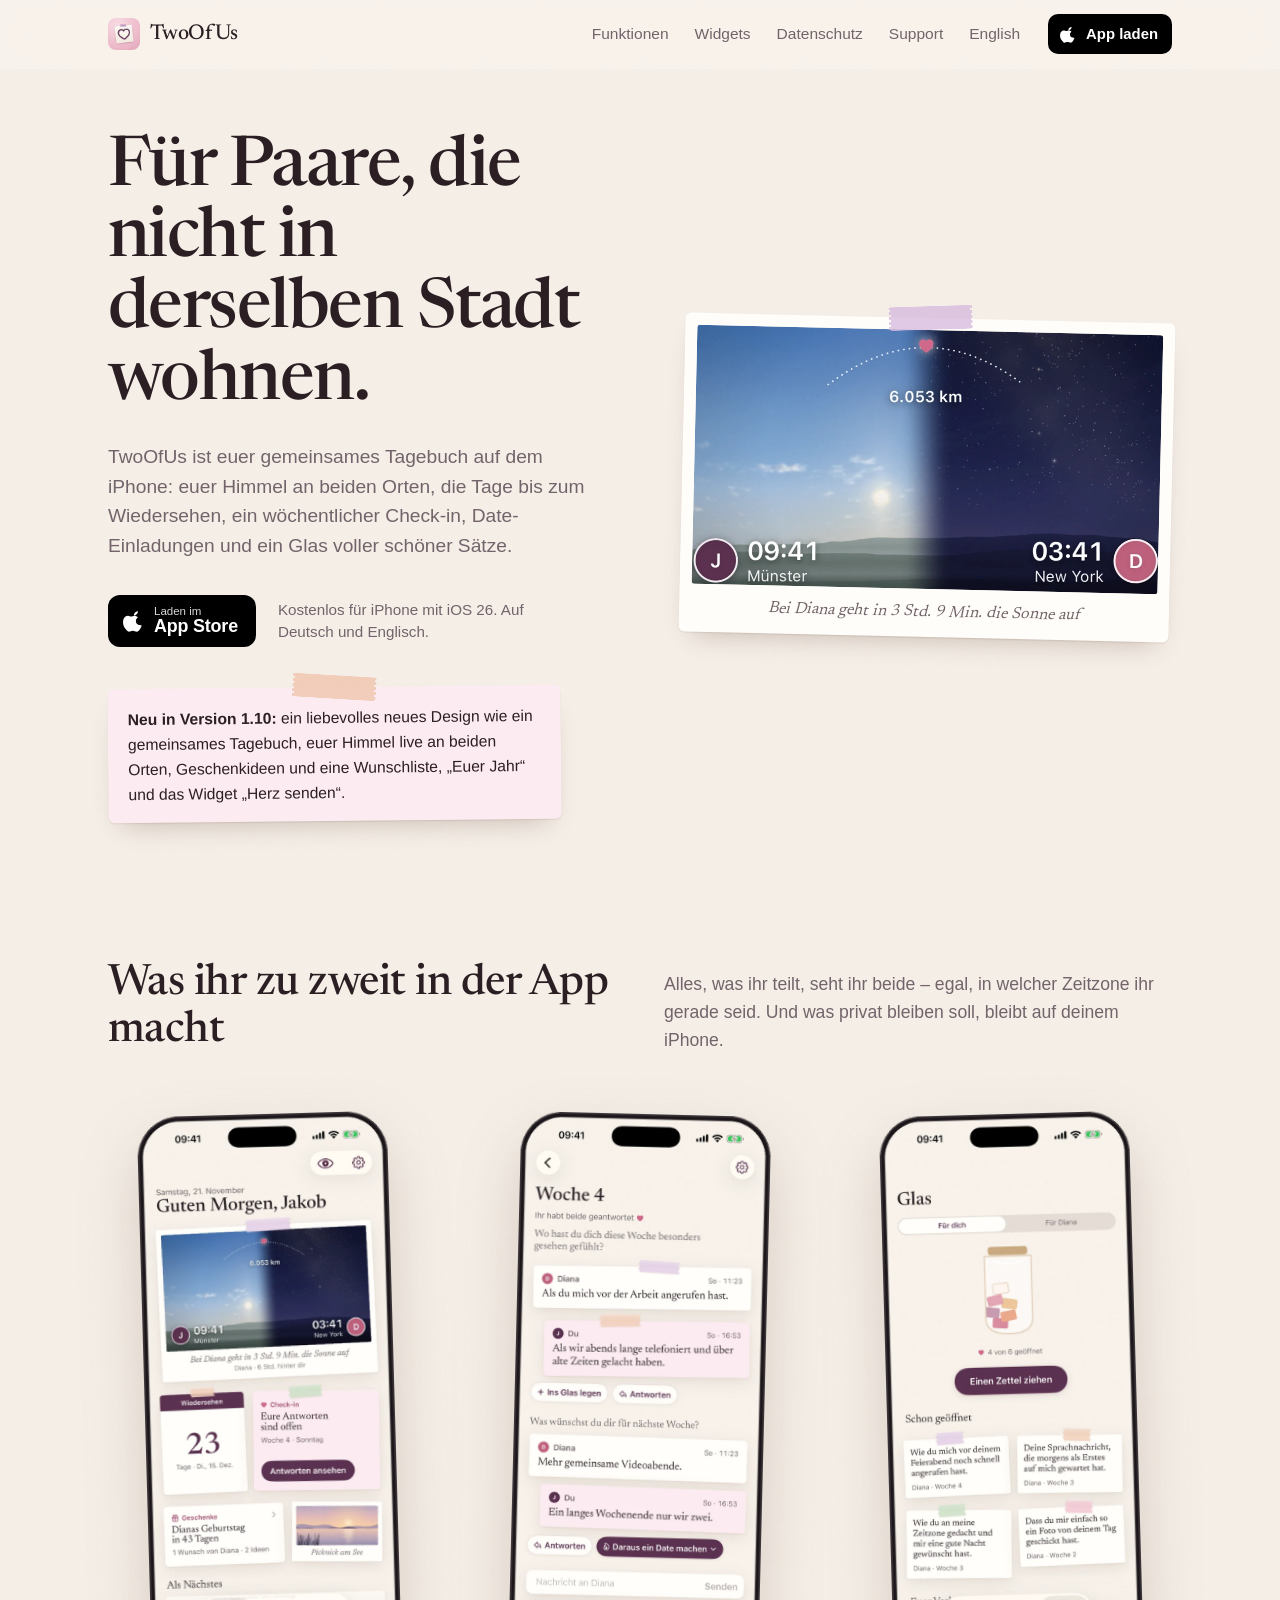
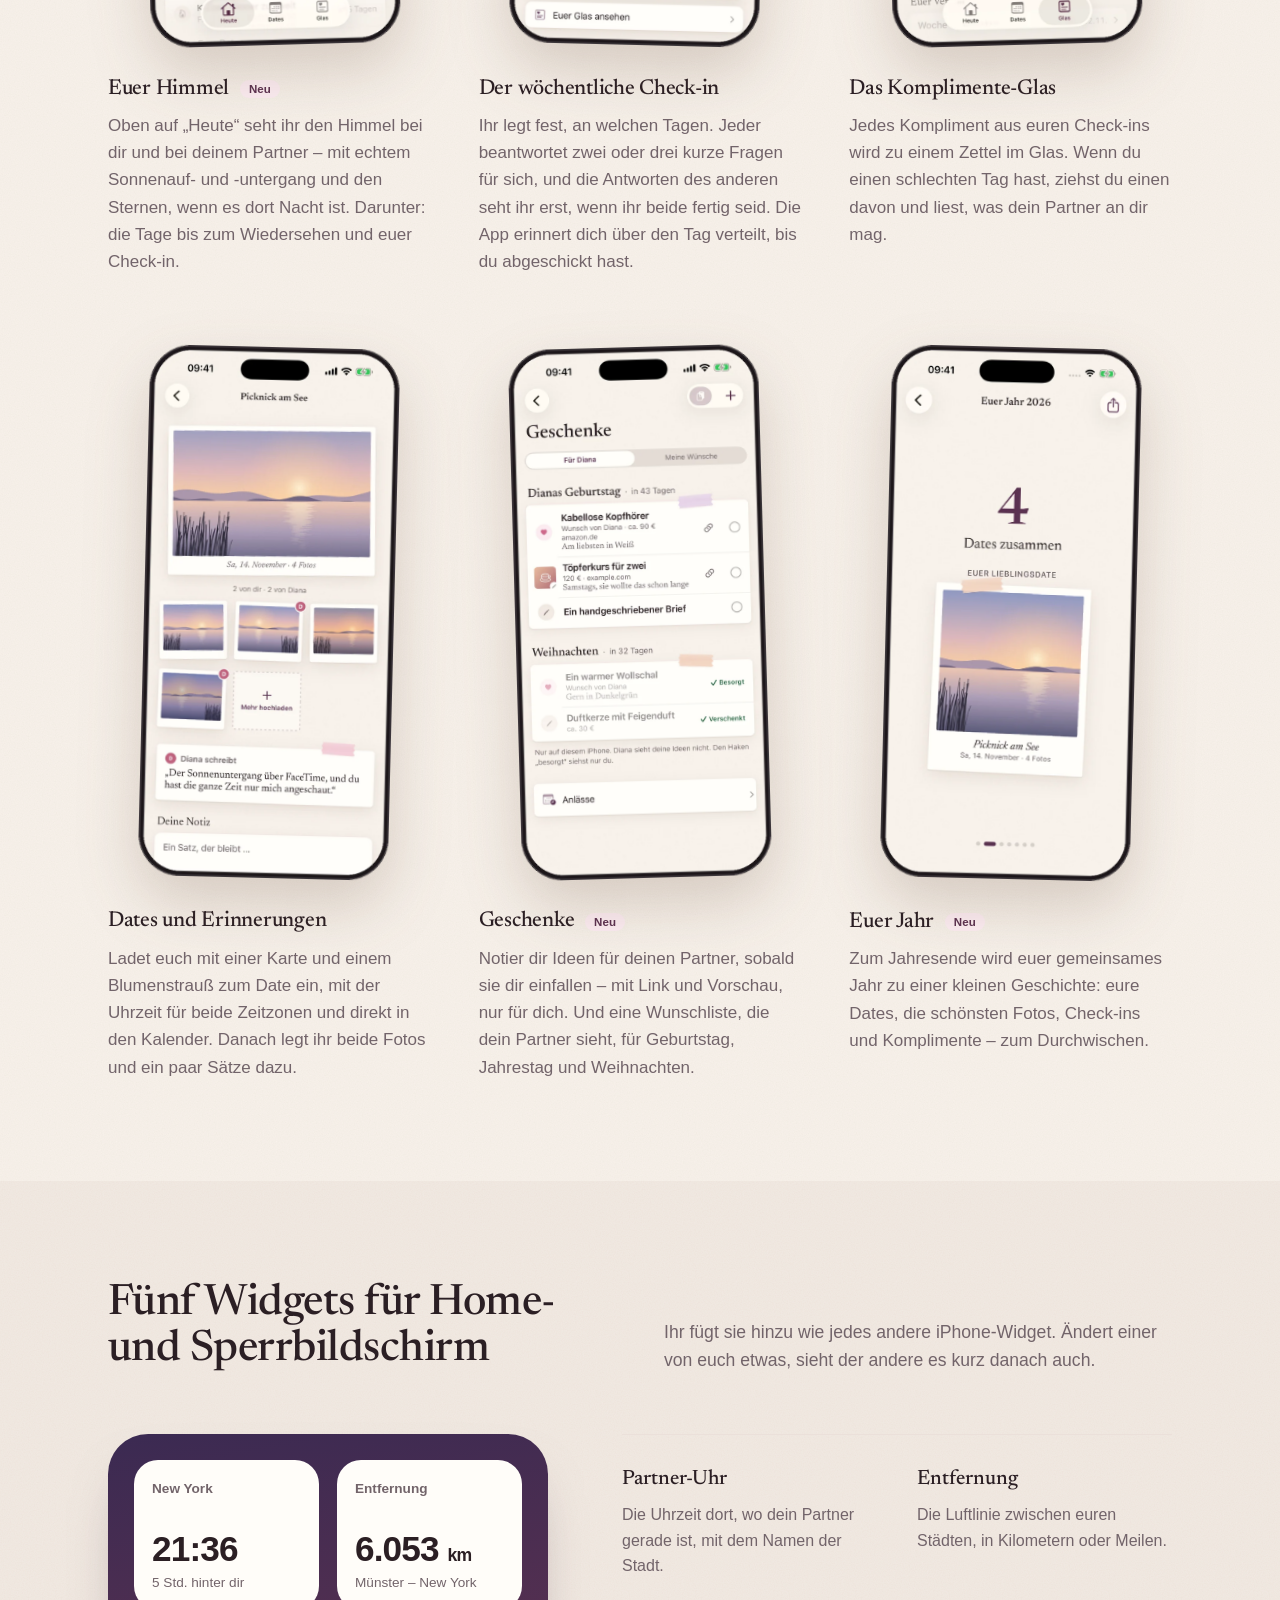
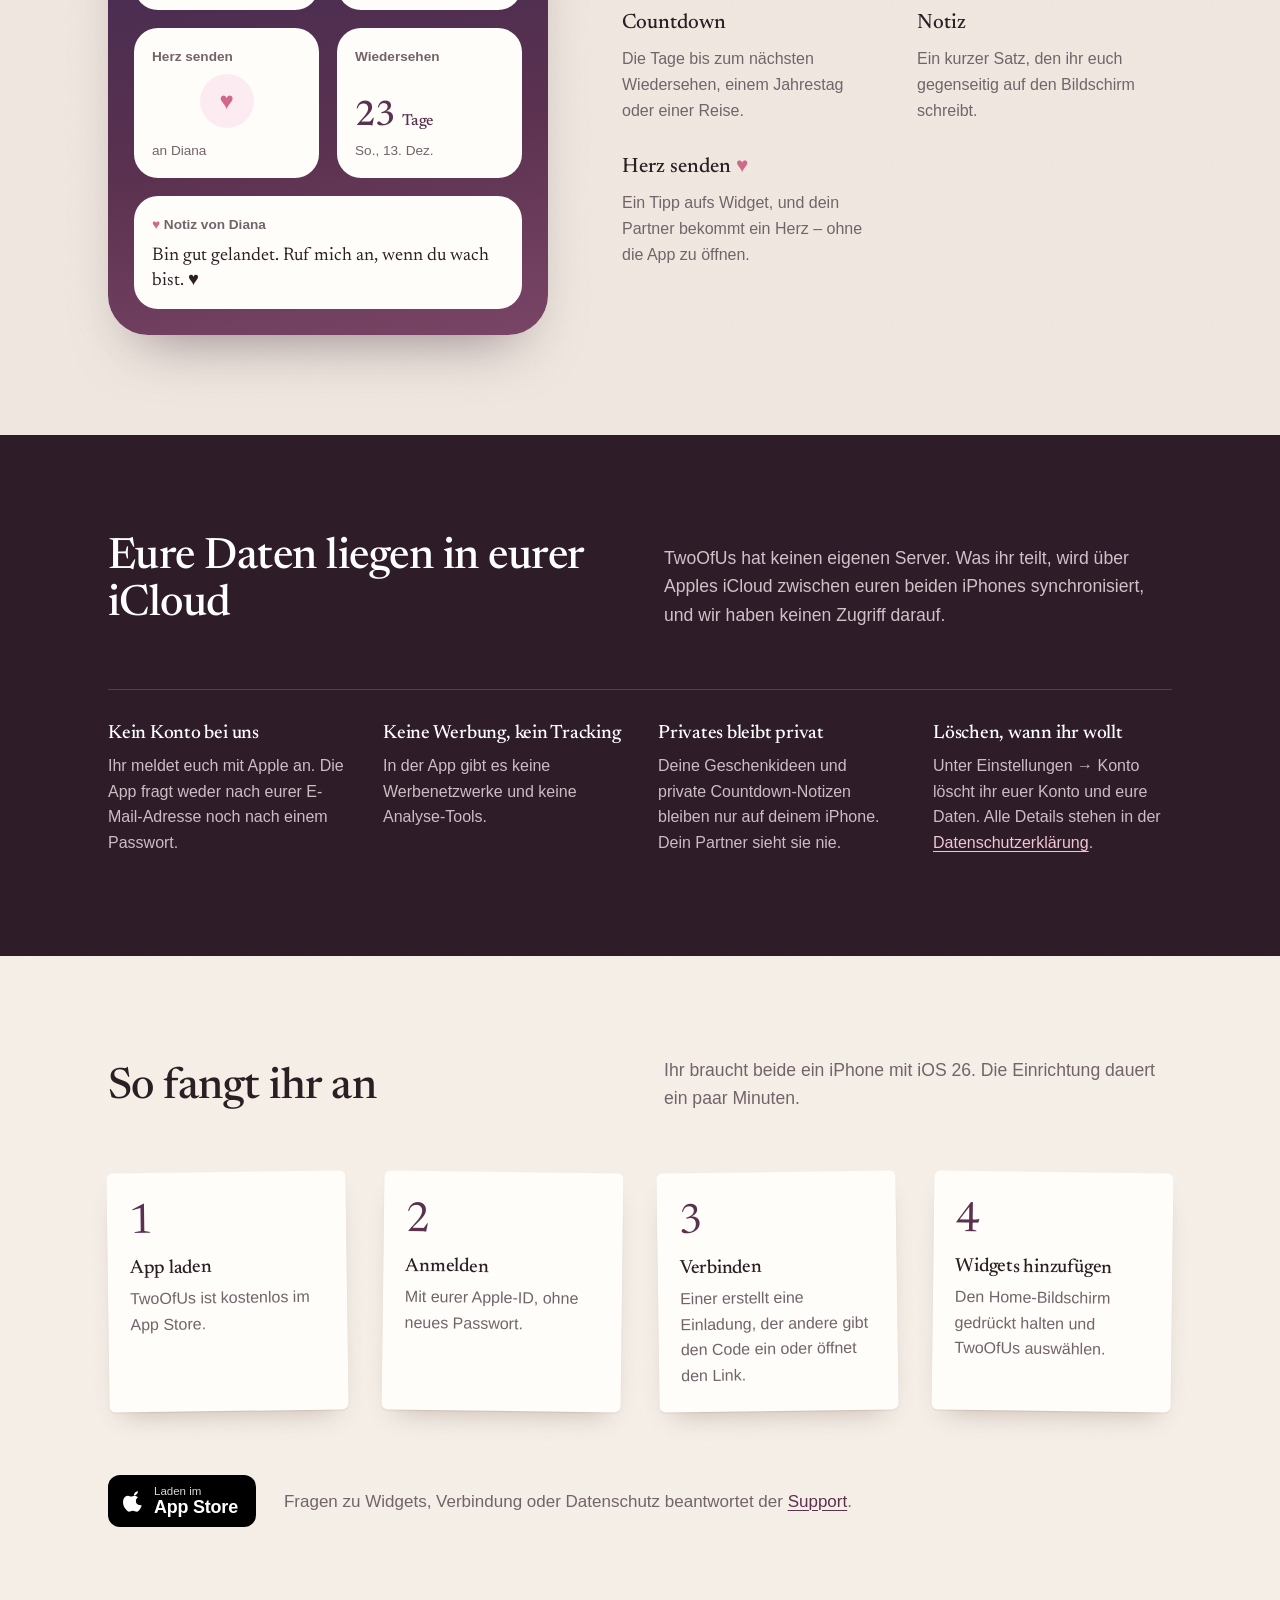
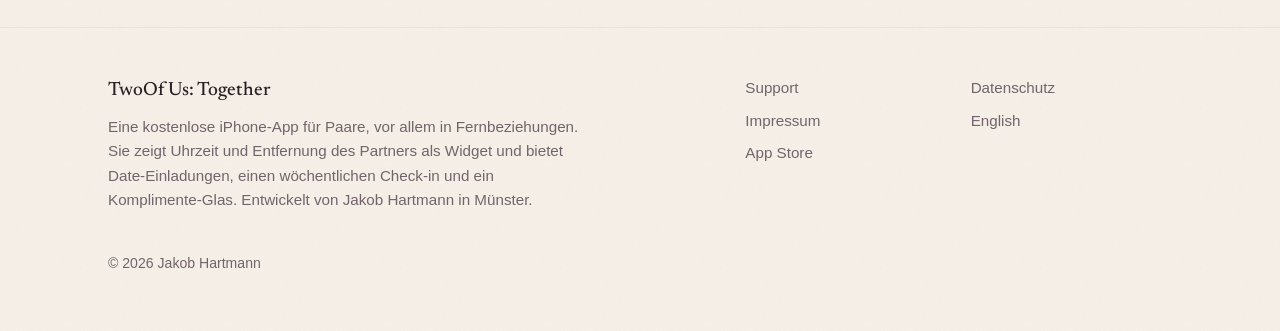
<file: index.html>
<!DOCTYPE html>
<html lang="de">
<head>
<meta charset="UTF-8">
<meta name="viewport" content="width=device-width, initial-scale=1.0">
<title>TwoOfUs: Together – die App für Paare in Fernbeziehungen</title>
<meta name="description" content="TwoOfUs ist eine kostenlose iPhone-App für Paare auf Distanz: Widgets mit Uhrzeit, Entfernung und Countdown, Date-Einladungen, ein wöchentlicher Check-in und ein Glas für Komplimente. Alle Daten liegen in eurer iCloud.">
<meta property="og:title" content="TwoOfUs: Together – die App für Paare in Fernbeziehungen">
<meta property="og:description" content="Widgets mit der Uhrzeit und Entfernung deines Partners, Date-Einladungen, ein wöchentlicher Check-in und ein Glas für Komplimente. Kostenlos für iPhone, alle Daten in eurer iCloud.">
<meta property="og:type" content="website">
<meta property="og:url" content="https://jakobjhartmann.github.io/twoofus.app/">
<link rel="canonical" href="https://jakobjhartmann.github.io/twoofus.app/">
<link rel="alternate" hreflang="de" href="https://jakobjhartmann.github.io/twoofus.app/">
<link rel="alternate" hreflang="en" href="https://jakobjhartmann.github.io/twoofus.app/en/">
<link rel="alternate" hreflang="x-default" href="https://jakobjhartmann.github.io/twoofus.app/">
<meta name="apple-itunes-app" content="app-id=6760221551">
<script type="application/ld+json">
{
  "@context": "https://schema.org",
  "@type": "SoftwareApplication",
  "name": "TwoOfUs: Together",
  "description": "Kostenlose iOS-App für Paare, besonders in Fernbeziehungen: gemeinsame Home- und Sperrbildschirm-Widgets (Entfernung, Partner-Uhr, Countdown, geteilte Notiz), Date-Einladungen, Weekly Check-ins und ein Komplimente-Glas. Alles privat in der eigenen iCloud, kostenlos ab iOS 26, auf Deutsch und Englisch.",
  "operatingSystem": "iOS 26",
  "applicationCategory": "LifestyleApplication",
  "applicationSubCategory": "Couples / long-distance relationship app",
  "featureList": [
    "Distance widget for couples",
    "Partner clock widget across time zones",
    "Countdown widget to the next reunion",
    "Shared note widget",
    "Date invitations (flower card)",
    "Weekly check-ins",
    "Compliments jar",
    "Live sky with sunrise and sunset at both partners' locations",
    "Gift ideas and a shared wishlist",
    "Year in review",
    "Send-a-heart widget",
    "Private iCloud sync, no tracking, no ads"
  ],
  "audience": { "@type": "PeopleAudience", "audienceType": "Couples and long-distance couples" },
  "offers": { "@type": "Offer", "price": "0", "priceCurrency": "EUR" },
  "url": "https://jakobjhartmann.github.io/twoofus.app/",
  "installUrl": "https://apps.apple.com/app/id6760221551",
  "inLanguage": ["de", "en"]
}
</script>
<link rel="icon" type="image/png" href="appicon.png">
<link rel="apple-touch-icon" href="appicon.png">
<link rel="preload" href="assets/fonts/Newsreader.woff2" as="font" type="font/woff2" crossorigin>
<link rel="stylesheet" href="assets/site.css">
</head>
<body>
<a class="skip" href="#main">Zum Inhalt springen</a>

<header class="site-nav" id="top">
  <div class="wrap">
    <a class="brand" href="./"><img src="appicon.png" alt="" width="32" height="32">TwoOfUs</a>
    <ul class="nav-links">
      <li><a href="#funktionen">Funktionen</a></li>
      <li><a href="#widgets">Widgets</a></li>
      <li><a href="#privatsphaere">Datenschutz</a></li>
      <li><a href="support.html">Support</a></li>
      <li><a href="en/" hreflang="en" lang="en">English</a></li>
    </ul>
    <a class="store-btn compact" href="https://apps.apple.com/app/id6760221551"><svg viewBox="0 0 24 24" fill="currentColor" aria-hidden="true"><path d="M16.365 1.43c0 1.14-.417 2.2-1.24 3.03-.99.99-2.06 1.56-3.22 1.47-.14-1.11.42-2.28 1.16-3.02.83-.84 2.26-1.46 3.3-1.48zM20.5 17.02c-.56 1.3-.83 1.88-1.55 3.03-1 1.6-2.42 3.6-4.18 3.62-1.56.01-1.96-.99-4.08-.98-2.12.01-2.56.98-4.12.99-1.76.02-3.1-1.79-4.1-3.39C-.4 17.03-.63 11.5 1.34 8.56c.98-1.47 2.53-2.34 3.99-2.34 1.49 0 2.42 1 3.65 1 1.19 0 1.91-1 3.63-1 1.3 0 2.68.71 3.66 1.94-3.22 1.76-2.7 6.36.23 7.86z"/></svg>App laden</a>
    <details class="menu">
      <summary aria-label="Menü öffnen"><svg width="22" height="22" viewBox="0 0 24 24" fill="none" stroke="currentColor" stroke-width="2" stroke-linecap="round" aria-hidden="true"><path d="M4 7h16M4 12h16M4 17h16"/></svg></summary>
      <ul>
        <li><a href="#funktionen">Funktionen</a></li>
        <li><a href="#widgets">Widgets</a></li>
        <li><a href="#privatsphaere">Datenschutz</a></li>
        <li><a href="support.html">Support</a></li>
        <li><a href="en/" hreflang="en" lang="en">English</a></li>
        <li><a href="https://apps.apple.com/app/id6760221551">Im App Store laden</a></li>
      </ul>
    </details>
  </div>
</header>

<main id="main">
<section class="hero" aria-labelledby="hero-title">
  <div class="wrap">
    <div>
      <h1 id="hero-title">Für Paare, die nicht in derselben Stadt wohnen.</h1>
      <p class="lead">TwoOfUs ist euer gemeinsames Tagebuch auf dem iPhone: euer Himmel an beiden Orten, die Tage bis zum Wiedersehen, ein wöchentlicher Check-in, Date-Einladungen und ein Glas voller schöner Sätze.</p>
      <div class="hero-actions">
        <a class="store-btn" href="https://apps.apple.com/app/id6760221551"><svg viewBox="0 0 24 24" fill="currentColor" aria-hidden="true"><path d="M16.365 1.43c0 1.14-.417 2.2-1.24 3.03-.99.99-2.06 1.56-3.22 1.47-.14-1.11.42-2.28 1.16-3.02.83-.84 2.26-1.46 3.3-1.48zM20.5 17.02c-.56 1.3-.83 1.88-1.55 3.03-1 1.6-2.42 3.6-4.18 3.62-1.56.01-1.96-.99-4.08-.98-2.12.01-2.56.98-4.12.99-1.76.02-3.1-1.79-4.1-3.39C-.4 17.03-.63 11.5 1.34 8.56c.98-1.47 2.53-2.34 3.99-2.34 1.49 0 2.42 1 3.65 1 1.19 0 1.91-1 3.63-1 1.3 0 2.68.71 3.66 1.94-3.22 1.76-2.7 6.36.23 7.86z"/></svg><span><small>Laden im</small><strong>App Store</strong></span></a>
        <p class="fine">Kostenlos für iPhone mit iOS&nbsp;26. Auf Deutsch und Englisch.</p>
      </div>
      <p class="news"><span class="tape b" aria-hidden="true"></span><strong>Neu in Version 1.10:</strong> ein liebevolles neues Design wie ein gemeinsames Tagebuch, euer Himmel live an beiden Orten, Geschenkideen und eine Wunschliste, &bdquo;Euer Jahr&ldquo; und das Widget &bdquo;Herz senden&ldquo;.</p>
    </div>

    <figure class="sky-polaroid">
      <span class="tape" aria-hidden="true"></span>
      <img src="assets/sky-de.webp" width="900" height="500" alt="Euer Himmel in der App: links Vormittag in Münster, rechts Nacht mit Sternen in New York, dazwischen 6.053&nbsp;km">
      <figcaption>Bei Diana geht in 3&nbsp;Std. 9&nbsp;Min. die Sonne auf</figcaption>
    </figure>
  </div>
</section>

<section id="funktionen" aria-labelledby="funktionen-title">
  <span id="neu"></span>
  <div class="wrap">
    <div class="section-intro">
      <h2 id="funktionen-title">Was ihr zu zweit in der App macht</h2>
      <p>Alles, was ihr teilt, seht ihr beide &ndash; egal, in welcher Zeitzone ihr gerade seid. Und was privat bleiben soll, bleibt auf deinem iPhone.</p>
    </div>
    <div class="features">
      <article class="feature">
        <img src="assets/phones/home.webp" width="320" height="696" loading="lazy" alt="Der Startbildschirm: euer geteilter Himmel als Polaroid, darunter ein Kalenderblatt mit 23 Tagen bis zum Wiedersehen">
        <div>
          <h3>Euer Himmel <span class="new">Neu</span></h3>
          <p>Oben auf &bdquo;Heute&ldquo; seht ihr den Himmel bei dir und bei deinem Partner &ndash; mit echtem Sonnenauf- und -untergang und den Sternen, wenn es dort Nacht ist. Darunter: die Tage bis zum Wiedersehen und euer Check-in.</p>
        </div>
      </article>
      <article class="feature">
        <img src="assets/phones/checkin.webp" width="320" height="696" loading="lazy" alt="Ein aufgelöster Check-in: die Antworten beider Partner als kleine Zettel mit Uhrzeit">
        <div>
          <h3>Der wöchentliche Check-in</h3>
          <p>Ihr legt fest, an welchen Tagen. Jeder beantwortet zwei oder drei kurze Fragen für sich, und die Antworten des anderen seht ihr erst, wenn ihr beide fertig seid. Die App erinnert dich über den Tag verteilt, bis du abgeschickt hast.</p>
        </div>
      </article>
      <article class="feature">
        <img src="assets/phones/jar.webp" width="320" height="696" loading="lazy" alt="Das Komplimente-Glas mit bereits geöffneten Zetteln">
        <div>
          <h3>Das Komplimente-Glas</h3>
          <p>Jedes Kompliment aus euren Check-ins wird zu einem Zettel im Glas. Wenn du einen schlechten Tag hast, ziehst du einen davon und liest, was dein Partner an dir mag.</p>
        </div>
      </article>
      <article class="feature">
        <img src="assets/phones/memory.webp" width="320" height="696" loading="lazy" alt="Eine Erinnerung an ein Picknick am See mit Fotos von beiden und einer Notiz">
        <div>
          <h3>Dates und Erinnerungen</h3>
          <p>Ladet euch mit einer Karte und einem Blumenstrauß zum Date ein, mit der Uhrzeit für beide Zeitzonen und direkt in den Kalender. Danach legt ihr beide Fotos und ein paar Sätze dazu.</p>
        </div>
      </article>
      <article class="feature">
        <img src="assets/phones/gifts.webp" width="320" height="696" loading="lazy" alt="Die Geschenke-Seite mit Dianas Wünschen und eigenen Ideen, sortiert nach Anlass">
        <div>
          <h3>Geschenke <span class="new">Neu</span></h3>
          <p>Notier dir Ideen für deinen Partner, sobald sie dir einfallen &ndash; mit Link und Vorschau, nur für dich. Und eine Wunschliste, die dein Partner sieht, für Geburtstag, Jahrestag und Weihnachten.</p>
        </div>
      </article>
      <article class="feature">
        <img src="assets/phones/year.webp" width="320" height="696" loading="lazy" alt="Euer Jahr 2026: vier Dates zusammen und euer Lieblingsdate als Polaroid">
        <div>
          <h3>Euer Jahr <span class="new">Neu</span></h3>
          <p>Zum Jahresende wird euer gemeinsames Jahr zu einer kleinen Geschichte: eure Dates, die schönsten Fotos, Check-ins und Komplimente &ndash; zum Durchwischen.</p>
        </div>
      </article>
    </div>
  </div>
</section>

<section class="band" id="widgets" aria-labelledby="widgets-title">
  <div class="wrap">
    <div class="section-intro">
      <h2 id="widgets-title">Fünf Widgets für Home- und Sperrbildschirm</h2>
      <p>Ihr fügt sie hinzu wie jedes andere iPhone-Widget. Ändert einer von euch etwas, sieht der andere es kurz danach auch.</p>
    </div>
    <div class="widgets-grid">
      <figure class="homescreen" aria-label="Beispiel für TwoOfUs-Widgets auf dem Home-Bildschirm">
        <div class="widget">
          <span class="w-label" data-partner-city>New York</span>
          <span class="w-value" data-partner-time>09:41</span>
          <span class="w-sub" data-partner-diff>Partner-Uhr</span>
        </div>
        <div class="widget">
          <span class="w-label">Entfernung</span>
          <span class="w-value">6.053&nbsp;<small style="font-size:.5em;font-weight:600">km</small></span>
          <span class="w-sub">Münster – New York</span>
        </div>
        <div class="widget">
          <span class="w-label">Herz senden</span>
          <div class="w-heart"><span aria-hidden="true">♥︎</span></div>
          <span class="w-sub">an Diana</span>
        </div>
        <div class="widget">
          <span class="w-label">Wiedersehen</span>
          <span class="w-value" style="font-family:var(--serif);font-weight:500;color:var(--plum)">23&nbsp;<small style="font-size:.45em">Tage</small></span>
          <span class="w-sub">So., 13. Dez.</span>
        </div>
        <div class="widget wide">
          <span class="w-label"><span class="heart">♥︎</span> Notiz von Diana</span>
          <p class="w-note">Bin gut gelandet. Ruf mich an, wenn du wach bist. ♥︎</p>
        </div>
      </figure>
      <dl class="widget-list">
      <div><dt>Partner-Uhr</dt><dd>Die Uhrzeit dort, wo dein Partner gerade ist, mit dem Namen der Stadt.</dd></div>
      <div><dt>Entfernung</dt><dd>Die Luftlinie zwischen euren Städten, in Kilometern oder Meilen.</dd></div>
      <div><dt>Countdown</dt><dd>Die Tage bis zum nächsten Wiedersehen, einem Jahrestag oder einer Reise.</dd></div>
      <div><dt>Notiz</dt><dd>Ein kurzer Satz, den ihr euch gegenseitig auf den Bildschirm schreibt.</dd></div>
      <div><dt>Herz senden <span class="heart">♥︎</span></dt><dd>Ein Tipp aufs Widget, und dein Partner bekommt ein Herz &ndash; ohne die App zu öffnen.</dd></div>
      </dl>
    </div>
  </div>
</section>

<section class="night" id="privatsphaere" aria-labelledby="privacy-title">
  <div class="wrap">
    <div class="section-intro">
      <h2 id="privacy-title">Eure Daten liegen in eurer iCloud</h2>
      <p>TwoOfUs hat keinen eigenen Server. Was ihr teilt, wird über Apples iCloud zwischen euren beiden iPhones synchronisiert, und wir haben keinen Zugriff darauf.</p>
    </div>
    <div class="facts">
      <div><h3>Kein Konto bei uns</h3><p>Ihr meldet euch mit Apple an. Die App fragt weder nach eurer E-Mail-Adresse noch nach einem Passwort.</p></div>
      <div><h3>Keine Werbung, kein Tracking</h3><p>In der App gibt es keine Werbenetzwerke und keine Analyse-Tools.</p></div>
      <div><h3>Privates bleibt privat</h3><p>Deine Geschenkideen und private Countdown-Notizen bleiben nur auf deinem iPhone. Dein Partner sieht sie nie.</p></div>
      <div><h3>Löschen, wann ihr wollt</h3><p>Unter Einstellungen → Konto löscht ihr euer Konto und eure Daten. Alle Details stehen in der <a href="privacy.html">Datenschutzerklärung</a>.</p></div>
    </div>
  </div>
</section>

<section id="start" aria-labelledby="start-title">
  <div class="wrap">
    <div class="section-intro">
      <h2 id="start-title">So fangt ihr an</h2>
      <p>Ihr braucht beide ein iPhone mit iOS&nbsp;26. Die Einrichtung dauert ein paar Minuten.</p>
    </div>
    <ol class="steps">
      <li><h3>App laden</h3><p>TwoOfUs ist kostenlos im App Store.</p></li>
      <li><h3>Anmelden</h3><p>Mit eurer Apple-ID, ohne neues Passwort.</p></li>
      <li><h3>Verbinden</h3><p>Einer erstellt eine Einladung, der andere gibt den Code ein oder öffnet den Link.</p></li>
      <li><h3>Widgets hinzufügen</h3><p>Den Home-Bildschirm gedrückt halten und TwoOfUs auswählen.</p></li>
    </ol>
    <div class="closing">
      <a class="store-btn" href="https://apps.apple.com/app/id6760221551"><svg viewBox="0 0 24 24" fill="currentColor" aria-hidden="true"><path d="M16.365 1.43c0 1.14-.417 2.2-1.24 3.03-.99.99-2.06 1.56-3.22 1.47-.14-1.11.42-2.28 1.16-3.02.83-.84 2.26-1.46 3.3-1.48zM20.5 17.02c-.56 1.3-.83 1.88-1.55 3.03-1 1.6-2.42 3.6-4.18 3.62-1.56.01-1.96-.99-4.08-.98-2.12.01-2.56.98-4.12.99-1.76.02-3.1-1.79-4.1-3.39C-.4 17.03-.63 11.5 1.34 8.56c.98-1.47 2.53-2.34 3.99-2.34 1.49 0 2.42 1 3.65 1 1.19 0 1.91-1 3.63-1 1.3 0 2.68.71 3.66 1.94-3.22 1.76-2.7 6.36.23 7.86z"/></svg><span><small>Laden im</small><strong>App Store</strong></span></a>
      <p>Fragen zu Widgets, Verbindung oder Datenschutz beantwortet der <a href="support.html">Support</a>.</p>
    </div>
  </div>
</section>
</main>

<footer class="site-footer">
  <div class="wrap">
    <div class="about">
      <strong>TwoOfUs: Together</strong>
      <p>Eine kostenlose iPhone-App für Paare, vor allem in Fernbeziehungen. Sie zeigt Uhrzeit und Entfernung des Partners als Widget und bietet Date-Einladungen, einen wöchentlichen Check-in und ein Komplimente-Glas. Entwickelt von Jakob Hartmann in Münster.</p>
    </div>
    <nav aria-label="Fußzeile">
      <ul>
        <li><a href="support.html">Support</a></li>
        <li><a href="privacy.html">Datenschutz</a></li>
        <li><a href="imprint.html">Impressum</a></li>
        <li><a href="en/" hreflang="en" lang="en">English</a></li>
        <li><a href="https://apps.apple.com/app/id6760221551">App Store</a></li>
      </ul>
    </nav>
    <p class="legal">© 2026 Jakob Hartmann</p>
  </div>
</footer>

<script>
(function(){
  // Partner clock: New York, or Münster for visitors who are themselves on New York time.
  var here=Intl.DateTimeFormat().resolvedOptions().timeZone||'Europe/Berlin';
  function offset(tz,d){var p=new Intl.DateTimeFormat('en-US',{timeZone:tz,hourCycle:'h23',year:'numeric',month:'2-digit',day:'2-digit',hour:'2-digit',minute:'2-digit'}).formatToParts(d),o={};p.forEach(function(x){o[x.type]=x.value});return (Date.UTC(o.year,o.month-1,o.day,o.hour,o.minute)-Math.floor(d.getTime()/60000)*60000)/60000}
  var now=new Date(),tz='America/New_York',city='New York';
  if(offset(here,now)===offset(tz,now)){tz='Europe/Berlin';city='Münster'}
  var cityEl=document.querySelector('[data-partner-city]'),timeEl=document.querySelector('[data-partner-time]'),diffEl=document.querySelector('[data-partner-diff]');
  function tick(){
    var d=new Date();
    timeEl.textContent=new Intl.DateTimeFormat('de-DE',{timeZone:tz,hour:'2-digit',minute:'2-digit'}).format(d);
    var h=Math.round((offset(tz,d)-offset(here,d))/60);
    diffEl.textContent=h===0?'gleiche Uhrzeit wie bei dir':(Math.abs(h)+' Std. '+(h<0?'hinter dir':'vor dir'));
  }
  cityEl.textContent=city;tick();setInterval(tick,15000);
  var nav=document.querySelector('.site-nav');
  addEventListener('scroll',function(){nav.classList.toggle('scrolled',scrollY>8)},{passive:true});
})();
</script>
</body>
</html>
</file>
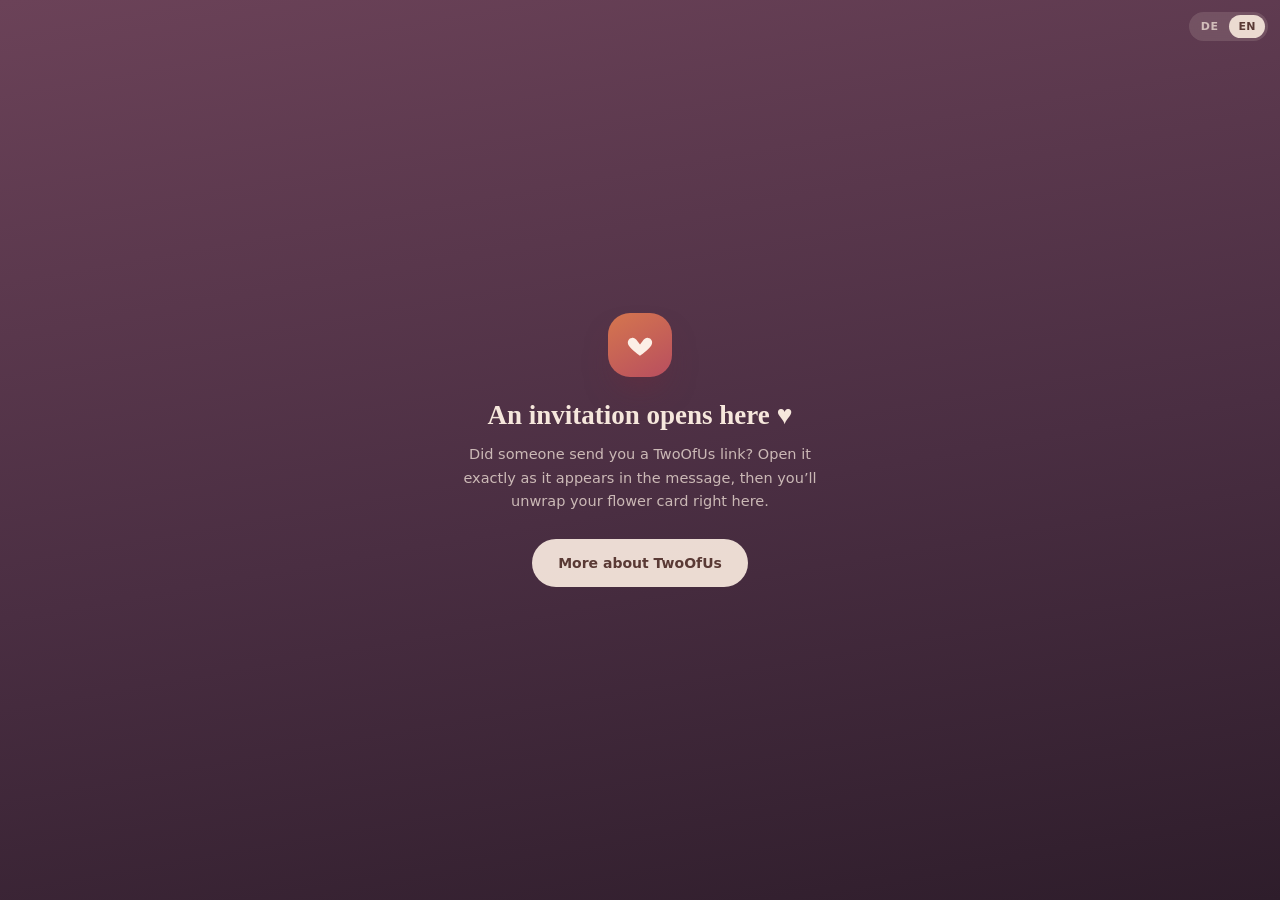
<file: d/index.html>
<!DOCTYPE html>
<html lang="de">
<head>
<meta charset="UTF-8">
<meta name="viewport" content="width=device-width, initial-scale=1.0, viewport-fit=cover">
<title>Du bist eingeladen &hearts; &middot; TwoOfUs: Together</title>
<meta name="description" content="Eine Blumenkarte von deinem Lieblingsmenschen &middot; TwoOfUs">
<meta name="robots" content="noindex">
<meta name="theme-color" content="#2E1D2B">
<link rel="icon" type="image/png" href="../appicon.png">
<link rel="apple-touch-icon" href="../appicon.png">
<meta property="og:type" content="website">
<meta property="og:site_name" content="TwoOfUs">
<meta property="og:title" content="Du bist eingeladen ♥">
<meta property="og:description" content="Eine Blumenkarte von deinem Lieblingsmenschen · TwoOfUs">
<meta property="og:url" content="https://jakobjhartmann.github.io/twoofus.app/d/">
<meta property="og:image" content="https://jakobjhartmann.github.io/twoofus.app/d/og.png">
<meta property="og:image:width" content="1200">
<meta property="og:image:height" content="630">
<meta name="twitter:card" content="summary_large_image">
<meta name="twitter:title" content="Du bist eingeladen ♥">
<meta name="twitter:description" content="Eine Blumenkarte von deinem Lieblingsmenschen · TwoOfUs">
<meta name="twitter:image" content="https://jakobjhartmann.github.io/twoofus.app/d/og.png">
<style>
/* NOTE fonts: the app design uses Newsreader (serif) + Hanken Grotesk (sans). This page must be
   fully self-contained (strict no-CDN / offline), so we use the closest system stacks instead:
   "New York"/Iowan Old Style/Georgia for serif, system-ui/SF Pro for sans. */
*{margin:0;padding:0;box-sizing:border-box}
:root{
	--serif:"New York","Iowan Old Style",Georgia,"Times New Roman",serif;
	--sans:-apple-system,BlinkMacSystemFont,"SF Pro Text","Segoe UI",Roboto,system-ui,sans-serif;
	--dark-grad:linear-gradient(170deg,#6B4258,#4A2E42 55%,#2E1D2B);
	--light-grad:linear-gradient(170deg,#F6E3D6,#F2D8CE 60%,#EDCEC8);
	--cream:#F6E7DC;
	--ink:#3B2D26;
	--ink2:#7C6E64;
}
html,body{height:100%}
body{
	font-family:var(--sans);
	background:#2E1D2B;
	color:var(--cream);
	overflow:hidden;
	-webkit-font-smoothing:antialiased;
	-webkit-tap-highlight-color:transparent;
}
/* body background crossfades dark -> light at the end of the unwrap */
body::before,body::after{content:"";position:fixed;inset:0;z-index:-1;transition:opacity 1.1s ease}
body::before{background:var(--dark-grad);opacity:1}
body::after{background:var(--light-grad);opacity:0}
body.light::before{opacity:0}
body.light::after{opacity:1}

#viewport{position:fixed;inset:0;display:flex;align-items:center;justify-content:center;overflow:hidden}
#frame{position:relative;width:390px;height:844px;flex:0 0 auto;transform-origin:50% 50%}

/* ————— scene layers (positions mirror unwrap-scene.jsx, 390×844 design space) ————— */
.scene-bg{position:absolute;inset:0;background:var(--dark-grad);border-radius:0}
.glow1{position:absolute;left:-40px;top:140px;width:200px;height:200px;border-radius:50%;
	background:radial-gradient(circle,rgba(230,170,150,.22),transparent 70%)}
.glow2{position:absolute;right:-30px;bottom:160px;width:180px;height:180px;border-radius:50%;
	background:radial-gradient(circle,rgba(200,140,160,.18),transparent 70%)}
#lightLayer{position:absolute;inset:0;background:var(--light-grad);opacity:0;pointer-events:none}
#sparkles{position:absolute;inset:0}
#chip{position:absolute;top:54px;left:0;right:0;display:flex;justify-content:center;transition:opacity .8s ease}
#chip .inner{display:inline-flex;align-items:center;gap:8px;font-size:11.5px;font-weight:700;
	letter-spacing:.06em;color:#F6E7DC;background:rgba(255,246,239,.12);padding:8px 14px;border-radius:999px}
#chip .avatar{width:21px;height:21px;border-radius:50%;background:linear-gradient(150deg,#CF6B45,#B04E5E);
	color:#FCEFE6;font-size:8px;font-weight:700;display:flex;align-items:center;justify-content:center;letter-spacing:0}
body.light #chip .inner{color:#7C6E64;background:rgba(60,40,45,.08)}
#bouquet{position:absolute;left:45px;top:150px;width:300px;height:330px}
.ripple{position:absolute;left:195px;top:369px;width:12px;height:12px;border-radius:50%;
	border:2.5px solid rgba(246,231,220,.9);opacity:0;pointer-events:none}
#intro{position:absolute;left:0;right:0;top:520px;text-align:center;color:#F6E7DC;opacity:0}
#intro .title{font-family:var(--serif);font-style:italic;font-size:30px;font-weight:500}
#intro .sub{font-size:13px;opacity:.75;margin-top:8px;line-height:1.45}
#tapPill{display:inline-flex;margin-top:26px;height:50px;padding:0 28px;border-radius:999px;
	background:rgba(246,231,220,.94);color:#5A3A35;align-items:center;font-size:14.5px;font-weight:700;
	box-shadow:0 16px 34px -12px rgba(0,0,0,.5);border:none;font-family:var(--sans);cursor:pointer}
#intro .hint{margin-top:14px;font-size:10.5px;color:rgba(246,231,220,.55)}

#card{position:absolute;left:35px;top:328px;width:320px;opacity:0;background:#FFFDF9;border-radius:22px;
	overflow:hidden;pointer-events:none}
#cardCover{height:118px;display:flex;align-items:center;justify-content:center;position:relative}
#cardBody{padding:15px 18px 17px;text-align:center;color:var(--ink)}
#cardKicker{font-size:9.5px;font-weight:700;letter-spacing:.2em;color:#B99CA9}
#cardTitle{font-family:var(--serif);font-size:21px;font-weight:600;margin-top:4px;line-height:1.2}
#cardMsg{font-family:var(--serif);font-size:13px;font-style:italic;color:var(--ink2);line-height:1.45;margin-top:6px}
#cardDate{font-size:13px;font-weight:700;margin-top:9px}
#cardPills{display:flex;gap:6px;justify-content:center;margin-top:7px;flex-wrap:wrap}
.pill{font-size:11px;font-weight:600;padding:5px 10px;border-radius:999px;font-family:var(--sans)}
.pill.you{background:#F4EBF0;color:#8E5A6E}
.pill.them{background:#F1E5D9;color:#7C6E64}

/* moved up (was top:688px) so the 3-item stack (Open / store link / calendar) clears #caption below */
#actions{position:absolute;left:35px;top:648px;width:320px;opacity:0;pointer-events:none}
#openBtn{display:flex;height:52px;border-radius:999px;background:linear-gradient(150deg,#D5764E,#B84E5F);
	align-items:center;justify-content:center;gap:8px;color:#FCEFE6;font-size:15px;font-weight:700;
	text-decoration:none;box-shadow:0 14px 26px -10px rgba(120,40,55,.7)}
#storeLink{display:block;text-align:center;font-size:13px;font-weight:700;color:rgba(246,231,220,.75);
	margin-top:12px;text-decoration:none}
body.light #storeLink{color:#C2603E}
/* secondary "Add to calendar" button — SOLID warm surface (legible on dark + light), quieter than the gradient #openBtn */
#calBtn{display:flex;height:48px;width:100%;border-radius:999px;margin-top:12px;
	align-items:center;justify-content:center;gap:8px;font-family:var(--sans);
	font-size:14px;font-weight:700;cursor:pointer;-webkit-appearance:none;appearance:none;
	color:#F6E7DC;background:#5E3E4A;border:1.5px solid rgba(246,231,220,.28);
	box-shadow:0 6px 16px -10px rgba(0,0,0,.55)}
#calBtn svg{display:block}
body.light #calBtn{color:#B84E5F;background:#FFFDF9;border-color:rgba(184,78,95,.30);
	box-shadow:0 6px 16px -10px rgba(120,40,55,.30)}
#caption{position:absolute;left:24px;right:24px;top:804px;text-align:center;font-size:10.5px;
	color:rgba(246,231,220,.55);opacity:0}
body.light #caption{color:#9A8C82}

/* ————— static states (landing / error / expired) ————— */
.state{position:fixed;inset:0;display:none;align-items:center;justify-content:center;padding:32px 24px;overflow:auto}
.state.show{display:flex}
.state .box{max-width:390px;text-align:center}
.state .heart{width:64px;height:64px;border-radius:22px;background:linear-gradient(150deg,#D5764E,#B84E5F);
	display:flex;align-items:center;justify-content:center;margin:0 auto 22px;
	box-shadow:0 18px 34px -14px rgba(120,40,55,.55)}
.state h1{font-family:var(--serif);font-weight:600;font-size:27px;line-height:1.2}
.state p{margin-top:12px;font-size:14.5px;line-height:1.6}
.state a.home{display:inline-flex;margin-top:26px;height:48px;padding:0 26px;border-radius:999px;
	align-items:center;font-size:14px;font-weight:700;text-decoration:none}
.state.on-dark{color:var(--cream)}
.state.on-dark p{color:rgba(246,231,220,.75)}
.state.on-dark a.home{background:rgba(246,231,220,.94);color:#5A3A35}
.state.on-light{color:var(--ink)}
.state.on-light p{color:var(--ink2)}
.state.on-light a.home{background:linear-gradient(150deg,#D5764E,#B84E5F);color:#FCEFE6}

/* ————— DE/EN language toggle (top-right, warm palette, works on dark + light) ————— */
#langToggle{position:fixed;z-index:100;
	top:calc(env(safe-area-inset-top,0px) + 12px);
	right:calc(env(safe-area-inset-right,0px) + 12px);
	display:inline-flex;gap:2px;padding:3px;border-radius:999px;
	background:rgba(246,231,220,.14);-webkit-backdrop-filter:blur(6px);backdrop-filter:blur(6px);
	font-family:var(--sans)}
#langToggle button{appearance:none;-webkit-appearance:none;border:none;cursor:pointer;
	font-family:inherit;font-weight:700;font-size:11px;letter-spacing:.04em;line-height:1;
	padding:6px 9px;border-radius:999px;color:rgba(246,231,220,.72);background:transparent;
	transition:background .2s ease,color .2s ease}
#langToggle button[aria-pressed="true"]{background:rgba(246,231,220,.92);color:#5A3A35}
body.light #langToggle{background:rgba(60,40,45,.08)}
body.light #langToggle button{color:#8A6A62}
body.light #langToggle button[aria-pressed="true"]{background:linear-gradient(150deg,#D5764E,#B84E5F);color:#FCEFE6}

@media (prefers-reduced-motion: reduce){
	body::before,body::after,#chip,#langToggle button{transition:none}
}
</style>
</head>
<body>

<div id="langToggle" role="group" aria-label="Language / Sprache">
	<button type="button" data-lang="de" aria-label="Deutsch">DE</button>
	<button type="button" data-lang="en" aria-label="English">EN</button>
</div>

<div id="viewport" aria-live="polite">
	<div id="frame" hidden>
		<div class="scene-bg"></div>
		<div class="glow1"></div>
		<div class="glow2"></div>
		<svg id="sparkles" width="390" height="844" viewBox="0 0 390 844" aria-hidden="true"></svg>
		<div id="lightLayer"></div>
		<div id="chip"><span class="inner"><span class="avatar" id="chipAvatar"></span><span id="chipText"></span></span></div>
		<svg id="bouquet" viewBox="0 0 200 220" aria-hidden="true"></svg>
		<div class="ripple" id="ripple1"></div>
		<div class="ripple" id="ripple2"></div>
		<div id="intro">
			<div class="title" id="introTitle">Für dich ♥</div>
			<div class="sub" id="introSub">Ein Strauß für dich.<br>Im Papier steckt eine Karte.</div>
			<button id="tapPill" type="button">Tippen zum Auspacken</button>
			<div class="hint" id="introHint">Kein Druck: Du kannst auch später auspacken</div>
		</div>
		<div id="card" aria-hidden="true">
			<div id="cardCover">
				<svg width="34" height="34" viewBox="0 0 24 24" aria-hidden="true">
					<g fill="rgba(255,246,239,.82)">
						<circle cx="12" cy="8.4" r="3"/><circle cx="15.4" cy="10.9" r="3"/><circle cx="14.1" cy="14.9" r="3"/>
						<circle cx="9.9" cy="14.9" r="3"/><circle cx="8.6" cy="10.9" r="3"/>
					</g>
					<circle cx="12" cy="12" r="2.3" fill="rgba(120,60,60,.55)"/>
				</svg>
			</div>
			<div id="cardBody">
				<div id="cardKicker">DU BIST EINGELADEN</div>
				<div id="cardTitle"></div>
				<div id="cardMsg"></div>
				<div id="cardDate"></div>
				<div id="cardPills"></div>
			</div>
		</div>
		<div id="actions">
			<a id="openBtn" href="#">
				<svg width="15" height="15" viewBox="0 0 24 24" fill="#FCEFE6" aria-hidden="true"><path d="M12 20.5s-6.7-4.3-9-8.1C1.4 9.6 2.6 6.6 5.5 6.3c1.9-.2 3.3 1 4.5 2.7l2 2.6 2-2.6c1.2-1.7 2.6-2.9 4.5-2.7 2.9.3 4.1 3.3 2.5 6.1-2.3 3.8-9 8.1-9 8.1z"/></svg>
				<span id="openBtnLabel">In TwoOfUs öffnen</span>
			</a>
			<a id="storeLink" href="https://apps.apple.com/app/id6760221551">Noch keine App? Im App Store laden</a>
			<button id="calBtn" type="button">
				<svg width="15" height="15" viewBox="0 0 24 24" fill="none" stroke="currentColor" stroke-width="2" stroke-linecap="round" stroke-linejoin="round" aria-hidden="true"><rect x="3" y="4.5" width="18" height="16.5" rx="3"/><path d="M3 9.5h18M8 2.5v4M16 2.5v4"/></svg>
				<span id="calBtnLabel">In Kalender eintragen</span>
			</button>
		</div>
		<div id="caption">Mit der App könnt ihr annehmen und den Countdown starten</div>
	</div>
</div>

<div class="state on-dark" id="stateLanding">
	<div class="box">
		<div class="heart"><svg width="30" height="30" viewBox="0 0 24 24" fill="#FCEFE6"><path d="M12 20.5s-6.7-4.3-9-8.1C1.4 9.6 2.6 6.6 5.5 6.3c1.9-.2 3.3 1 4.5 2.7l2 2.6 2-2.6c1.2-1.7 2.6-2.9 4.5-2.7 2.9.3 4.1 3.3 2.5 6.1-2.3 3.8-9 8.1-9 8.1z"/></svg></div>
		<h1 id="landingTitle">Hier öffnet sich eine Einladung ♥</h1>
		<p id="landingBody">Dir hat jemand einen TwoOfUs-Link geschickt? Öffne ihn genau so, wie er in der Nachricht steht, dann packst du hier eure Blumenkarte aus.</p>
		<a class="home" href="https://jakobjhartmann.github.io/twoofus.app/">Mehr über TwoOfUs</a>
	</div>
</div>

<div class="state on-dark" id="stateError">
	<div class="box">
		<div class="heart"><svg width="30" height="30" viewBox="0 0 24 24" fill="#FCEFE6"><path d="M12 20.5s-6.7-4.3-9-8.1C1.4 9.6 2.6 6.6 5.5 6.3c1.9-.2 3.3 1 4.5 2.7l2 2.6 2-2.6c1.2-1.7 2.6-2.9 4.5-2.7 2.9.3 4.1 3.3 2.5 6.1-2.3 3.8-9 8.1-9 8.1z"/></svg></div>
		<h1 id="errorTitle">Hoppla, der Link ist nicht ganz vollständig</h1>
		<p id="errorBody">Beim Kopieren geht manchmal ein Stück verloren. Bitte öffne den Link genau so, wie er dir geschickt wurde, oder lass ihn dir noch einmal senden.</p>
		<a class="home" href="https://jakobjhartmann.github.io/twoofus.app/">Mehr über TwoOfUs</a>
	</div>
</div>

<div class="state on-light" id="stateExpired">
	<div class="box">
		<div class="heart"><svg width="30" height="30" viewBox="0 0 24 24" fill="#FCEFE6"><path d="M12 20.5s-6.7-4.3-9-8.1C1.4 9.6 2.6 6.6 5.5 6.3c1.9-.2 3.3 1 4.5 2.7l2 2.6 2-2.6c1.2-1.7 2.6-2.9 4.5-2.7 2.9.3 4.1 3.3 2.5 6.1-2.3 3.8-9 8.1-9 8.1z"/></svg></div>
		<h1 id="expiredTitle">Diese Einladung ist abgelaufen ♥</h1>
		<p id="expiredSub">Das Date liegt schon hinter euch, die Vorfreude aufs nächste bleibt. Frag nach einem neuen Termin.</p>
		<a class="home" href="https://jakobjhartmann.github.io/twoofus.app/">Mehr über TwoOfUs</a>
	</div>
</div>

<script>
/*CORE-START*/
/* Pure logic — no DOM. Kept between CORE-START/CORE-END markers so it can be extracted and
   exercised in Node (extract the block, append `module.exports = TWO`, require it). */
const TWO = (function () {
	'use strict';

	function clamp(v, a, b) { return Math.min(b, Math.max(a, v)); }

	const Easing = {
		linear: function (t) { return t; },
		easeOutQuad: function (t) { return t * (2 - t); },
		easeInQuad: function (t) { return t * t; },
		easeInOutCubic: function (t) { return t < 0.5 ? 4 * t * t * t : 1 - Math.pow(-2 * t + 2, 3) / 2; },
		easeOutCubic: function (t) { return 1 - Math.pow(1 - t, 3); },
		easeOutQuint: function (t) { return 1 - Math.pow(1 - t, 5); },
		easeOutBack: function (t) {
			var c1 = 1.70158, c3 = c1 + 1;
			return 1 + c3 * Math.pow(t - 1, 3) + c1 * Math.pow(t - 1, 2);
		}
	};

	/* animate({from,to,start,end,ease}) -> fn(t), clamped outside [start,end] (like unwrap-scene.jsx) */
	function animate(o) {
		var ease = o.ease || Easing.linear;
		return function (t) {
			var p = clamp((t - o.start) / (o.end - o.start), 0, 1);
			return o.from + (o.to - o.from) * ease(p);
		};
	}

	/* interpolate([x0,x1,...],[y0,y1,...]) -> fn(t), piecewise linear, clamped */
	function interpolate(xs, ys) {
		return function (t) {
			if (t <= xs[0]) return ys[0];
			for (var i = 1; i < xs.length; i++) {
				if (t <= xs[i]) {
					var p = (t - xs[i - 1]) / (xs[i] - xs[i - 1]);
					return ys[i - 1] + (ys[i] - ys[i - 1]) * p;
				}
			}
			return ys[ys.length - 1];
		};
	}

	function b64urlToBytes(s) {
		s = String(s).replace(/-/g, '+').replace(/_/g, '/');
		while (s.length % 4) s += '=';
		var bin = atob(s);
		var bytes = new Uint8Array(bin.length);
		for (var i = 0; i < bin.length; i++) bytes[i] = bin.charCodeAt(i);
		return bytes;
	}

	/* zlib-tolerant inflate: try 'deflate' (= zlib wrapper) first, then 'deflate-raw'.
	   Requires DecompressionStream (Safari 16.4+, Chrome 80+, Firefox 113+). */
	async function inflateToText(bytes) {
		var lastErr = null;
		var formats = ['deflate', 'deflate-raw'];
		for (var i = 0; i < formats.length; i++) {
			try {
				var ds = new DecompressionStream(formats[i]);
				var buf = await new Response(new Blob([bytes]).stream().pipeThrough(ds)).arrayBuffer();
				return new TextDecoder().decode(buf);
			} catch (e) { lastErr = e; }
		}
		throw (lastErr || new Error('inflate failed'));
	}

	/* fragment -> payload object. Accepts base64url(zlib(JSON)), base64url(raw-deflate(JSON))
	   and — as a debugging convenience — base64url(plain JSON). */
	async function decodeFragment(frag) {
		frag = String(frag || '').replace(/^#/, '').trim();
		if (!frag) throw new Error('empty fragment');
		var bytes = b64urlToBytes(frag);
		if (bytes.length && bytes[0] === 0x7B) { /* '{' — uncompressed JSON */
			try { return JSON.parse(new TextDecoder().decode(bytes)); } catch (e) { /* fall through */ }
		}
		return JSON.parse(await inflateToText(bytes));
	}

	function validTz(tz) {
		if (typeof tz !== 'string' || !tz) return false;
		try { new Intl.DateTimeFormat('de-DE', { timeZone: tz }); return true; } catch (e) { return false; }
	}

	function deviceTz() {
		try { return Intl.DateTimeFormat().resolvedOptions().timeZone || null; } catch (e) { return null; }
	}

	/* Validate + default the payload. Returns null when it cannot be rendered at all. */
	function normalize(p) {
		if (!p || typeof p !== 'object') return null;
		var startAt = Number(p.startAt);
		if (!isFinite(startAt) || startAt <= 0) return null;
		var durationMin = Number(p.durationMin);
		if (!isFinite(durationMin) || durationMin <= 0) durationMin = 120;
		return {
			v: Number(p.v) || 1,
			/* empty when missing — the viewer-language fallback is applied at render time (resolveTitle) */
			title: (typeof p.title === 'string') ? p.title.trim().slice(0, 80) : '',
			message: (typeof p.message === 'string') ? p.message.trim().slice(0, 400) : '',
			startAt: startAt,
			durationMin: durationMin,
			senderName: (typeof p.senderName === 'string') ? p.senderName.trim().slice(0, 40) : '',
			ideaType: (typeof p.ideaType === 'string' && IDEA_GRADIENTS[p.ideaType]) ? p.ideaType : 'custom',
			tzSender: validTz(p.tzSender) ? p.tzSender : null,
			/* the receiver is the person looking at this page — their device tz is the best fallback */
			tzReceiver: validTz(p.tzReceiver) ? p.tzReceiver : deviceTz(),
			bouquet: (p.bouquet && typeof p.bouquet === 'object') ? p.bouquet : null
		};
	}

	/* expired = now past startAt + duration + 6 h grace */
	function isExpired(p, nowMs) {
		return (nowMs / 1000) > (p.startAt + p.durationMin * 60 + 6 * 3600);
	}

	function fmtDate(startAtSec, tz, locale) {
		locale = locale || 'de-DE';
		var d = new Date(startAtSec * 1000);
		var opts = { weekday: 'long', day: 'numeric', month: 'long' };
		if (tz) opts.timeZone = tz;
		try {
			var yOpts = { year: 'numeric' }; if (tz) yOpts.timeZone = tz;
			if (new Intl.DateTimeFormat(locale, yOpts).format(d) !== String(new Date().getFullYear())) {
				opts.year = 'numeric';
			}
			return new Intl.DateTimeFormat(locale, opts).format(d);
		} catch (e) { return d.toLocaleDateString(locale); }
	}

	function fmtTime(startAtSec, tz, locale) {
		locale = locale || 'de-DE';
		var d = new Date(startAtSec * 1000);
		var opts = { hour: '2-digit', minute: '2-digit', hour12: false };
		if (tz) opts.timeZone = tz;
		try { return new Intl.DateTimeFormat(locale, opts).format(d); }
		catch (e) { return d.toLocaleTimeString(locale, { hour: '2-digit', minute: '2-digit' }); }
	}

	/* Same wall-clock? Then one pill is enough. */
	function sameWallClock(startAtSec, tzA, tzB) {
		return fmtTime(startAtSec, tzA) === fmtTime(startAtSec, tzB) &&
			fmtDate(startAtSec, tzA) === fmtDate(startAtSec, tzB);
	}

	/* Illustrated cover gradients per DateIdea rawValue (150°, from the design digest) */
	var IDEA_GRADIENTS = {
		series: ['#C79BB0', '#8E5A6E'],
		food: ['#E7B79B', '#C2603E'],
		dinner: ['#D5764E', '#B84E5F'],
		game: ['#EDC79B', '#CF8A4E'],
		walk: ['#A8CDA9', '#5FA978'],
		quiz: ['#E3A6B4', '#C26F82'],
		custom: ['#E7B79B', '#C26F82']
	};

	/* petal / core per FlowerType rawValue */
	var FLOWER_COLORS = {
		wildrose: ['#E3A6B4', '#C26F82'],
		ranunkel: ['#EBA98B', '#C2603E'],
		anemone: ['#C79BB0', '#8E5A6E'],
		margerite: ['#EDC79B', '#CF8A4E'],
		pfingstrose: ['#F0B9C6', '#C2607A'],
		tulpe: ['#E89A7E', '#B04E3E'],
		lavendel: ['#C4A3C9', '#7E5A86'],
		kornblume: ['#8FA8D6', '#5D77AE'],
		vergissmeinnicht: ['#A9C3E8', '#E9C46A']
	};

	var PAPERS = {
		kraft: { dome: '#E8D3BC', domeShade: '#DDC2A4', cone: '#E0C3A0', coneShade: '#D4B28C', fold: '#C9A87F' },
		rose: { dome: '#F4DCE1', domeShade: '#E8C3CB', cone: '#F2D7DC', coneShade: '#E3BCC5', fold: '#CC97A3' },
		cream: { dome: '#F8F1E4', domeShade: '#EBDFCB', cone: '#FFFDF9', coneShade: '#EFE2D6', fold: '#D6C3A8' }
	};

	var RIBBONS = {
		rose: ['#C26F82', '#9A4E6B'],
		terracotta: ['#C2603E', '#A6492B'],
		cream: ['#EDE3D3', '#C9B99F'],
		blau: ['#8FA8D6', '#5D77AE']
	};

	/* 13 bloom slots [x, y, r, stemWidth, isBack] — 9 front + 4 back-row; fill order = array order
	   (round-robin). Back row (9–12) only reaches at total >= 10; draws first (behind) + dimmed. */
	var BLOOM_SLOTS = [
		[72, 76, 7, 3, 0], [100, 56, 8, 3, 0], [130, 78, 7, 3, 0],
		[85, 104, 5.5, 2.5, 0], [118, 106, 5.5, 2.5, 0], [58, 94, 6, 2.5, 0],
		[142, 92, 6, 2.5, 0], [96, 90, 5.5, 2.5, 0], [112, 70, 6.5, 2.5, 0],
		[82, 60, 5.0, 2.5, 1], [118, 58, 5.0, 2.5, 1], [60, 76, 4.5, 2.5, 1], [140, 74, 4.5, 2.5, 1]
	];

	/* Default bouquet = BouquetConfig.default in the app */
	var DEFAULT_BOUQUET = {
		flowers: [
			{ type: 'wildrose', count: 2 },
			{ type: 'ranunkel', count: 1 },
			{ type: 'anemone', count: 2 }
		],
		paper: 'kraft', ribbon: 'rose', eucalyptus: true, dryGrass: false, waxSeal: false
	};

	/* Expand a BouquetConfig into concrete blooms placed in the slots (schleierkraut = filler, no slot) */
	function bloomList(bouquet) {
		var b = bouquet || DEFAULT_BOUQUET;
		var flowers = Array.isArray(b.flowers) ? b.flowers : DEFAULT_BOUQUET.flowers;
		var remaining = [];
		for (var i = 0; i < flowers.length; i++) {
			var f = flowers[i];
			if (!f || !FLOWER_COLORS[f.type]) continue;
			var n = Math.floor(Number(f.count));
			if (!(n > 0)) continue;
			remaining.push({ type: f.type, count: n });
		}
		var types = [];
		if (!remaining.length) {
			types = ['wildrose', 'ranunkel', 'anemone', 'wildrose', 'anemone'];
		} else {
			while (types.length < BLOOM_SLOTS.length) {
				var placedAny = false;
				for (var r = 0; r < remaining.length; r++) {
					if (remaining[r].count > 0) {
						types.push(remaining[r].type);
						remaining[r].count--;
						placedAny = true;
						if (types.length === BLOOM_SLOTS.length) break;
					}
				}
				if (!placedAny) break;
			}
		}
		var blooms = [];
		for (var j = 0; j < Math.min(types.length, BLOOM_SLOTS.length); j++) {
			var type = types[j];
			var s = BLOOM_SLOTS[j];
			blooms.push({
				x: s[0], y: s[1], r: s[2], stemWidth: s[3], isBack: !!s[4],
				type: type, slotIndex: j,
				petal: FLOWER_COLORS[type][0], core: FLOWER_COLORS[type][1]
			});
		}
		return blooms;
	}

	function paperOf(bouquet) { return PAPERS[(bouquet && bouquet.paper)] || PAPERS.kraft; }
	function ribbonOf(bouquet) { return RIBBONS[(bouquet && bouquet.ribbon)] || RIBBONS.rose; }

	function initials(name) {
		var parts = String(name || '').trim().split(/\s+/).filter(Boolean);
		if (!parts.length) return '♥';
		if (parts.length === 1) return parts[0].slice(0, 2).toUpperCase();
		return (parts[0][0] + parts[parts.length - 1][0]).toUpperCase();
	}

	return {
		clamp: clamp, Easing: Easing, animate: animate, interpolate: interpolate,
		b64urlToBytes: b64urlToBytes, inflateToText: inflateToText, decodeFragment: decodeFragment,
		validTz: validTz, normalize: normalize, isExpired: isExpired,
		fmtDate: fmtDate, fmtTime: fmtTime, sameWallClock: sameWallClock,
		IDEA_GRADIENTS: IDEA_GRADIENTS, FLOWER_COLORS: FLOWER_COLORS, PAPERS: PAPERS, RIBBONS: RIBBONS,
		DEFAULT_BOUQUET: DEFAULT_BOUQUET, bloomList: bloomList, paperOf: paperOf, ribbonOf: ribbonOf,
		initials: initials
	};
})();
if (typeof window === 'undefined' && typeof module !== 'undefined') { module.exports = TWO; }
/*CORE-END*/
</script>

<script>
(function () {
	'use strict';
	var $ = function (id) { return document.getElementById(id); };
	var SVGNS = 'http://www.w3.org/2000/svg';

	/* ————— bilingual DE/EN chrome (all sender/payload content stays untranslated) ————— */
	function detectLang() {
		var s = null;
		try { s = localStorage.getItem('lang'); } catch (e) { }
		if (s === 'de' || s === 'en') return s;
		var n = '';
		try { n = String(navigator.language || navigator.userLanguage || ''); } catch (e) { }
		return n.toLowerCase().indexOf('en') === 0 ? 'en' : 'de';
	}
	var lang = detectLang();
	function localeOf(l) { return l === 'en' ? 'en-US' : 'de-DE'; }

	var I18N = {
		de: {
			docTitle: 'Du bist eingeladen ♥ · TwoOfUs',
			metaDesc: 'Eine Blumenkarte von deinem Lieblingsmenschen · TwoOfUs',
			introTitle: 'Für dich ♥',
			tapPill: 'Tippen zum Auspacken',
			introHint: 'Kein Druck: Du kannst auch später auspacken',
			cardKicker: 'DU BIST EINGELADEN',
			openBtn: 'In TwoOfUs öffnen',
			storeLink: 'Noch keine App? Im App Store laden',
			caption: 'Mit der App könnt ihr annehmen und den Countdown starten',
				addToCalendar: 'In Kalender eintragen',
			titleDefault: 'Ein Date zu zweit',
			home: 'Mehr über TwoOfUs',
			landingTitle: 'Hier öffnet sich eine Einladung ♥',
			landingBody: 'Dir hat jemand einen TwoOfUs-Link geschickt? Öffne ihn genau so, wie er in der Nachricht steht, dann packst du hier eure Blumenkarte aus.',
			errorTitle: 'Hoppla, der Link ist nicht ganz vollständig',
			errorBody: 'Beim Kopieren geht manchmal ein Stück verloren. Bitte öffne den Link genau so, wie er dir geschickt wurde, oder lass ihn dir noch einmal senden.',
			expiredTitle: 'Diese Einladung ist abgelaufen ♥',
			subDefault: 'Ein Strauß für dich.',
			subCard: 'Im Papier steckt eine Karte.',
			from: 'VON ',
			quoteOpen: '„', quoteClose: '“',
			timeYou: 'bei dir',
			timeBoth: 'bei euch beiden',
			timeOther: 'am anderen Ort',
			subFrom: function (n) { return 'Ein Strauß von ' + n + '.'; },
			timeAt: function (n) { return 'bei ' + n; },
			expiredDefault: 'Das Date liegt schon hinter euch, die Vorfreude aufs nächste bleibt. Frag nach einem neuen Termin.',
			expiredWith: function (n) { return 'Das Date liegt schon hinter euch, die Vorfreude aufs nächste bleibt. Frag ' + n + ' nach einem neuen Termin.'; }
		},
		en: {
			docTitle: 'You’re invited ♥ · TwoOfUs',
			metaDesc: 'A flower card from your favorite person · TwoOfUs',
			introTitle: 'For you ♥',
			tapPill: 'Tap to unwrap',
			introHint: 'No pressure: you can unwrap later too',
			cardKicker: 'YOU ARE INVITED',
			openBtn: 'Open in TwoOfUs',
			storeLink: 'No app yet? Get it on the App Store',
			caption: 'In the app you can accept and start the countdown',
				addToCalendar: 'Add to calendar',
			titleDefault: 'A date for two',
			home: 'More about TwoOfUs',
			landingTitle: 'An invitation opens here ♥',
			landingBody: 'Did someone send you a TwoOfUs link? Open it exactly as it appears in the message, then you’ll unwrap your flower card right here.',
			errorTitle: 'Oops, the link isn’t quite complete',
			errorBody: 'Sometimes a piece gets lost when copying. Please open the link exactly as it was sent to you, or ask to have it sent again.',
			expiredTitle: 'This invitation has expired ♥',
			subDefault: 'A bouquet for you.',
			subCard: 'There is a card tucked in the paper.',
			from: 'FROM ',
			quoteOpen: '“', quoteClose: '”',
			timeYou: 'your time',
			timeBoth: 'for you both',
			timeOther: 'their time',
			subFrom: function (n) { return 'A bouquet from ' + n + '.'; },
			timeAt: function (n) { return 'at ' + n + '’s'; },
			expiredDefault: 'The date is already behind you, the anticipation for the next one stays. Ask for a new time.',
			expiredWith: function (n) { return 'The date is already behind you, the anticipation for the next one stays. Ask ' + n + ' for a new time.'; }
		}
	};
	function t(k) { return I18N[lang][k]; }

	/* ————— preset date-idea labels (verbatim from L10n.swift ideaSeries/Food/Dinner/Game/Walk/Quiz) —————
	   The app stores a PRESET date title as a fixed label per ideaType, and the payload carries BOTH the
	   ideaType and the (sender-language) title. So a preset title can be safely re-shown in the viewer's
	   own language. CUSTOM titles (user-written) must always stay exactly as the sender typed them. */
	var IDEA_LABELS = {
		series: { de: 'Serie & Chill',        en: 'Show & chill' },
		food:   { de: 'Essen bestellen',      en: 'Order food' },
		dinner: { de: 'Kerzen-Dinner',        en: 'Candlelit dinner' },
		game:   { de: 'Game-Abend',           en: 'Game night' },
		walk:   { de: 'Telefon-Spaziergang',  en: 'Phone walk' },
		quiz:   { de: 'Quiz-Abend',           en: 'Quiz night' }
	};

	/* Re-resolve a PRESET title into the viewer's language; return CUSTOM titles VERBATIM.
	   Safe by construction: only substitutes when payload.ideaType is a known preset AND payload.title
	   EXACTLY equals that preset's de or en label. Every other case — a custom/unknown ideaType, or a
	   user-written title (e.g. "Italiener um die Ecke") that merely shares an ideaType like 'food' —
	   falls through and returns payload.title unchanged, so already-sent custom links are never altered. */
	function resolveTitle(payload, viewLang) {
		if (!payload || typeof payload.title !== 'string' || !payload.title) return t('titleDefault');
		var labels = IDEA_LABELS[payload.ideaType];
		if (labels && (payload.title === labels.de || payload.title === labels.en)) {
			return labels[viewLang === 'en' ? 'en' : 'de'];
		}
		return payload.title;
	}

	/* payload + mode captured so the toggle can re-render everything live */
	var gPayload = null, gFrag = '', gMode = 'landing';

	function setText(id, s) { var e = $(id); if (e) e.textContent = s; }

	function renderChrome() {
		document.title = t('docTitle');
		var md = document.querySelector('meta[name="description"]');
		if (md) md.setAttribute('content', t('metaDesc'));
		setText('introTitle', t('introTitle'));
		setText('tapPill', t('tapPill'));
		setText('introHint', t('introHint'));
		setText('cardKicker', t('cardKicker'));
		setText('openBtnLabel', t('openBtn'));
		setText('storeLink', t('storeLink'));
		var sl = $('storeLink'); if (sl) sl.href = 'https://apps.apple.com/' + (lang === 'en' ? 'us' : 'de') + '/app/id6760221551';
		setText('caption', t('caption'));
		setText('calBtnLabel', t('addToCalendar'));
		setText('landingTitle', t('landingTitle'));
		setText('landingBody', t('landingBody'));
		setText('errorTitle', t('errorTitle'));
		setText('errorBody', t('errorBody'));
		setText('expiredTitle', t('expiredTitle'));
		Array.prototype.forEach.call(document.querySelectorAll('a.home'), function (a) {
			a.textContent = t('home');
			a.href = 'https://jakobjhartmann.github.io/twoofus.app/' + (lang === 'en' ? 'en/' : '');
		});
	}

	function renderChip() {
		if (gMode !== 'unwrap' || !gPayload || !gPayload.senderName) return;
		setText('chipText', t('from') + gPayload.senderName.toUpperCase());
	}

	function renderIntroSub() {
		if (gMode !== 'unwrap') return;
		var sub = $('introSub'); if (!sub) return;
		sub.textContent = '';
		var line1 = (gPayload && gPayload.senderName) ? t('subFrom')(gPayload.senderName) : t('subDefault');
		sub.append(line1, document.createElement('br'), t('subCard'));
	}

	/* #actions (top:648) + #caption (top:804) are positioned with FIXED tops, but #card grows with the
	   message. Re-place both directly below the card's REAL rendered bottom. offsetTop/offsetHeight
	   ignore CSS transforms, so this yields the correct FINAL resting layout even while the reveal is
	   still animating; #actions is opacity:0 until the end, so early repositioning is invisible. The
	   unwrap animation only ramps #actions' OPACITY (never its top), so writing .top here is safe. */
	function reflowActions() {
		if (gMode !== 'unwrap') return;
		var card = document.getElementById('card');
		var actions = document.getElementById('actions');
		var caption = document.getElementById('caption');
		if (!card || !actions) return;
		var top = card.offsetTop + card.offsetHeight + 22;   // real card bottom + gap
		actions.style.top = Math.round(top) + 'px';
		var bottom = top + actions.offsetHeight;
		if (caption) {
			caption.style.top = Math.round(bottom + 16) + 'px';
			bottom = caption.offsetTop + caption.offsetHeight;
		}
		/* long messages push the stack past the 844px design height — grow the frame so fitFrame
		   scales everything down instead of the viewport clipping the buttons */
		var h = Math.max(FRAME_H, Math.ceil(bottom + 24));
		if (h !== frameH) { frameH = h; $('frame').style.height = h + 'px'; fitFrame(); }
	}

	function renderCard() {
		if (gMode !== 'unwrap' || !gPayload) return;
		/* preset titles re-resolve into the viewer's language; custom titles stay verbatim (resolveTitle) */
		setText('cardTitle', resolveTitle(gPayload, lang));
		var msgEl = $('cardMsg');
		if (msgEl) {
			if (gPayload.message) {
				var msg = gPayload.message.replace(/^[„“”"]+/, '').replace(/[„“”"]+$/, ''); /* sender's message — not translated */
				msgEl.style.display = '';
				msgEl.textContent = t('quoteOpen') + msg + t('quoteClose');
			} else {
				msgEl.style.display = 'none';
			}
		}
		setText('cardDate', TWO.fmtDate(gPayload.startAt, gPayload.tzReceiver, localeOf(lang)));
		renderPills();
		/* #card has dynamic height (grows with the message) — re-place #actions/#caption below its
		   real bottom. Retry on a few timers because at boot the first rAF can fire before the
		   frame is shown / laid out (measured height 0), which would leave the buttons overlapping. */
		requestAnimationFrame(reflowActions);
		setTimeout(reflowActions, 80);
		setTimeout(reflowActions, 400);
		setTimeout(reflowActions, 1000);
	}

	function renderPills() {
		var pills = $('cardPills'); if (!pills) return;
		pills.textContent = '';
		var loc = localeOf(lang);
		var p = gPayload;
		if (p.tzSender && p.tzReceiver && !TWO.sameWallClock(p.startAt, p.tzReceiver, p.tzSender)) {
			var p1 = document.createElement('span'); p1.className = 'pill you';
			p1.textContent = TWO.fmtTime(p.startAt, p.tzReceiver, loc) + ' ' + t('timeYou');
			var p2 = document.createElement('span'); p2.className = 'pill them';
			var senderLabel = p.senderName ? t('timeAt')(p.senderName) : t('timeOther');
			p2.textContent = TWO.fmtTime(p.startAt, p.tzSender, loc) + ' ' + senderLabel;
			pills.append(p1, p2);
		} else {
			var pe = document.createElement('span'); pe.className = 'pill you';
			pe.textContent = TWO.fmtTime(p.startAt, p.tzReceiver || p.tzSender, loc) + ' ' + t('timeBoth');
			pills.append(pe);
		}
	}

	function renderExpired() {
		if (gMode !== 'expired') return;
		var sub = $('expiredSub'); if (!sub) return;
		sub.textContent = (gPayload && gPayload.senderName) ? t('expiredWith')(gPayload.senderName) : t('expiredDefault');
	}

	function renderDynamic() { renderChip(); renderIntroSub(); renderCard(); renderExpired(); }

	function updateToggleUI() {
		var tg = $('langToggle'); if (!tg) return;
		Array.prototype.forEach.call(tg.querySelectorAll('button'), function (b) {
			b.setAttribute('aria-pressed', b.getAttribute('data-lang') === lang ? 'true' : 'false');
		});
	}

	function applyLang(newLang, persist) {
		lang = (newLang === 'en') ? 'en' : 'de';
		document.documentElement.lang = lang;
		if (persist) { try { localStorage.setItem('lang', lang); } catch (e) { } }
		updateToggleUI();
		renderChrome();
		renderDynamic();
	}

	function setupToggle() {
		var tg = $('langToggle'); if (!tg) return;
		Array.prototype.forEach.call(tg.querySelectorAll('button'), function (b) {
			b.addEventListener('click', function (ev) {
				ev.stopPropagation();
				applyLang(b.getAttribute('data-lang'), true);
			});
		});
	}

	function show(stateId) {
		['stateLanding', 'stateError', 'stateExpired'].forEach(function (id) {
			$(id).classList.toggle('show', id === stateId);
		});
		if (stateId === 'stateExpired') document.body.classList.add('light');
	}

	/* ————— scale the 390×844 design frame to the viewport ————— */
	var FRAME_H = 844, frameH = FRAME_H;
	function fitFrame() {
		var s = Math.min(window.innerWidth / 390, window.innerHeight / frameH);
		s = Math.min(s, 1.12);
		$('frame').style.transform = 'scale(' + s + ')';
	}
	window.addEventListener('resize', fitFrame);
	window.addEventListener('resize', reflowActions);

	/* ————— build the wrapped-bouquet SVG from the payload's BouquetConfig ————— */
	function el(name, attrs) {
		var e = document.createElementNS(SVGNS, name);
		for (var k in attrs) e.setAttribute(k, attrs[k]);
		return e;
	}

	var anim = {}; /* refs to animated nodes */

	/* ————— per-type bloom rendering (SVG port of app BouquetRendering.swift) ————— */
	var _gradN = 0;
	function _gid() { return 'blg' + (++_gradN); }
	function _hexRgb(hex) {
		hex = String(hex).replace('#', '');
		return [parseInt(hex.slice(0, 2), 16), parseInt(hex.slice(2, 4), 16), parseInt(hex.slice(4, 6), 16)];
	}
	function _rgbHex(r, g, b) {
		function h(v) { v = Math.max(0, Math.min(255, Math.round(v))); return (v < 16 ? '0' : '') + v.toString(16); }
		return '#' + h(r) + h(g) + h(b);
	}
	/* multiply RGB toward black (factor < 1 darkens) */
	function darkened(hex, f) { var c = _hexRgb(hex); return _rgbHex(c[0] * f, c[1] * f, c[2] * f); }
	/* mix RGB toward white (amount 0…1) */
	function lightened(hex, a) { var c = _hexRgb(hex); return _rgbHex(c[0] + (255 - c[0]) * a, c[1] + (255 - c[1]) * a, c[2] + (255 - c[2]) * a); }
	function n3(v) { return (Math.round(v * 1000) / 1000); }

	/* radial gradient in userSpaceOnUse → resolves in each referencing element's local frame,
	   so ONE def can be shared by every petal in a ring (matches app radialGradient center/radius). */
	function radGrad(defs, stops, cx, cy, rr) {
		var id = _gid();
		var g = el('radialGradient', { id: id, gradientUnits: 'userSpaceOnUse', cx: n3(cx), cy: n3(cy), r: n3(rr), fx: n3(cx), fy: n3(cy) });
		stops.forEach(function (s) { g.appendChild(el('stop', { offset: s[0], 'stop-color': s[1] })); });
		defs.appendChild(g);
		return 'url(#' + id + ')';
	}
	function linGrad(defs, stops, x1, y1, x2, y2) {
		var id = _gid();
		var g = el('linearGradient', { id: id, gradientUnits: 'userSpaceOnUse', x1: n3(x1), y1: n3(y1), x2: n3(x2), y2: n3(y2) });
		stops.forEach(function (s) { g.appendChild(el('stop', { offset: s[0], 'stop-color': s[1] })); });
		defs.appendChild(g);
		return 'url(#' + id + ')';
	}
	/* deterministic per-slot rotation: tulip/lavender only tilt gently, all others spin by slotIndex*23° */
	function bloomRotation(type, slotIndex) {
		if (type === 'tulpe' || type === 'lavendel') return ((slotIndex % 5) - 2) * 7;
		return slotIndex * 23;
	}
	/* `count` rounded petals evenly around the local origin at `dist`, each oriented outward.
	   `phase` rotates the whole ring; fillFn(i) colors petal i (solid color or gradient url). */
	function petalRing(g, count, dist, w, h, phase, fillFn) {
		for (var i = 0; i < count; i++) {
			var phi = i * (360 / count) + phase, rad = phi * Math.PI / 180;
			var pg = el('g', { transform: 'translate(' + n3(Math.cos(rad) * dist) + ' ' + n3(Math.sin(rad) * dist) + ') rotate(' + n3(phi + 90) + ')' });
			pg.appendChild(el('ellipse', { cx: 0, cy: 0, rx: n3(w / 2), ry: n3(h / 2), fill: fillFn(i) }));
			g.appendChild(pg);
		}
	}

	/* draw one bloom into `parent` (+ its screen-space specular highlight); gradients go into `defs`.
	   `dim` darkens back-row blooms 0.86× for depth. (x,y) is the slot center in the 200×220 space. */
	/* Enlarges every bloom's footprint uniformly (mirrors app bloomFootprintScale): the per-type petal
	   recipes read ~30% smaller than the slot layout expects, so scaling r here grows the whole bloom
	   (dense overlap) without moving any slot; cores stay r-relative. */
	var BLOOM_FOOTPRINT_SCALE = 1.42;
	/* Back-row blooms keep a lighter dim (app bloomBackRowDim) so they read as soft depth, not muddy edges. */
	var BLOOM_BACK_ROW_DIM = 0.86;
	function drawFlowerBloom(parent, defs, type, x, y, r, petal, core, slotIndex, dim) {
		r = r * BLOOM_FOOTPRINT_SCALE;
		var petalC = dim ? darkened(petal, BLOOM_BACK_ROW_DIM) : petal;
		var coreC = dim ? darkened(core, BLOOM_BACK_ROW_DIM) : core;
		var g = el('g', { transform: 'translate(' + n3(x) + ' ' + n3(y) + ') rotate(' + n3(bloomRotation(type, slotIndex)) + ')' });

		if (type === 'wildrose') {
			var wGrad = radGrad(defs, [[0, lightened(petalC, 0.34)], [1, petalC]], 0, r * 0.55, r * 1.4);
			petalRing(g, 5, r * 0.72, r * 1.18, r * 1.72, -90, function () { return wGrad; });
			var gold = '#E9C46A';
			var goldGrad = radGrad(defs, [[0, lightened(gold, 0.25)], [1, gold]], 0, 0, r * 0.5);
			g.appendChild(el('ellipse', { cx: 0, cy: 0, rx: n3(r * 0.42), ry: n3(r * 0.42), fill: goldGrad }));
			var stamen = darkened(gold, 0.66);
			for (var wi = 0; wi < 6; wi++) {
				var wa = wi * 60 * Math.PI / 180;
				g.appendChild(el('ellipse', { cx: n3(Math.cos(wa) * r * 0.26), cy: n3(Math.sin(wa) * r * 0.26), rx: n3(r * 0.07), ry: n3(r * 0.07), fill: stamen }));
			}
		} else if (type === 'ranunkel') {
			var rOuter = lightened(petalC, 0.16), rInner = darkened(petalC, 0.90);
			petalRing(g, 7, r * 0.66, r * 0.74, r * 0.92, 0, function () { return rOuter; });
			petalRing(g, 6, r * 0.44, r * 0.64, r * 0.80, 26, function () { return petalC; });
			petalRing(g, 5, r * 0.22, r * 0.52, r * 0.62, 13, function () { return rInner; });
			g.appendChild(el('ellipse', { cx: 0, cy: 0, rx: n3(r * 0.18), ry: n3(r * 0.18), fill: darkened(coreC, 0.92) }));
		} else if (type === 'anemone') {
			var aGrad = radGrad(defs, [[0, lightened(petalC, 0.22)], [1, petalC]], 0, r * 0.50, r * 1.4);
			petalRing(g, 6, r * 0.74, r * 0.64, r * 1.72, -90, function () { return aGrad; });
			var black = dim ? darkened('#241C22', 0.9) : '#241C22';
			g.appendChild(el('ellipse', { cx: 0, cy: 0, rx: n3(r * 0.33), ry: n3(r * 0.33), fill: black }));
			g.appendChild(el('ellipse', { cx: 0, cy: 0, rx: n3(r * 0.38), ry: n3(r * 0.38), fill: 'none', stroke: '#FFFFFF', 'stroke-opacity': 0.8, 'stroke-width': n3(Math.max(0.5, r * 0.10)) }));
		} else if (type === 'pfingstrose') {
			var pGrad = radGrad(defs, [[0, lightened(petalC, 0.30)], [1, petalC]], 0, r * 0.45, r * 1.2);
			for (var oi = 0; oi < 8; oi++) {
				var oPhi = oi * 45, oJit = (oi % 2 === 0) ? 1.08 : 0.90, oRad = oPhi * Math.PI / 180;
				var og = el('g', { transform: 'translate(' + n3(Math.cos(oRad) * r * 0.60) + ' ' + n3(Math.sin(oRad) * r * 0.60) + ') rotate(' + (oPhi + 90) + ')' });
				og.appendChild(el('ellipse', { cx: 0, cy: 0, rx: n3(r * 0.50 * oJit), ry: n3(r * 0.62 * oJit), fill: pGrad }));
				g.appendChild(og);
			}
			for (var ii = 0; ii < 6; ii++) {
				var iPhi = ii * 60 + 30, iJit = (ii % 2 === 0) ? 1.0 : 0.86, iRad = iPhi * Math.PI / 180;
				var ig = el('g', { transform: 'translate(' + n3(Math.cos(iRad) * r * 0.30) + ' ' + n3(Math.sin(iRad) * r * 0.30) + ') rotate(' + (iPhi + 90) + ')' });
				ig.appendChild(el('ellipse', { cx: 0, cy: 0, rx: n3(r * 0.34 * iJit), ry: n3(r * 0.42 * iJit), fill: petalC }));
				g.appendChild(ig);
			}
			var pBud = radGrad(defs, [[0, petalC], [1, darkened(petalC, 0.88)]], 0, 0, r * 0.30);
			g.appendChild(el('ellipse', { cx: 0, cy: 0, rx: n3(r * 0.22), ry: n3(r * 0.22), fill: pBud }));
		} else if (type === 'tulpe') {
			var tSeam = darkened(petalC, 0.86);
			var tGrad = linGrad(defs, [[0, lightened(petalC, 0.24)], [1, petalC]], 0, -r * 1.3, 0, r * 1.0);
			var cup = 'M' + n3(-r * 0.72) + ' ' + n3(-r * 0.5) +
				' Q' + n3(-r * 0.80) + ' ' + n3(r * 0.95) + ' 0 ' + n3(r * 1.15) +
				' Q' + n3(r * 0.80) + ' ' + n3(r * 0.95) + ' ' + n3(r * 0.72) + ' ' + n3(-r * 0.5) +
				' Q' + n3(r * 0.66) + ' ' + n3(-r * 1.2) + ' ' + n3(r * 0.24) + ' ' + n3(-r * 1.28) +
				' Q0 ' + n3(-r * 0.86) + ' ' + n3(-r * 0.24) + ' ' + n3(-r * 1.28) +
				' Q' + n3(-r * 0.66) + ' ' + n3(-r * 1.2) + ' ' + n3(-r * 0.72) + ' ' + n3(-r * 0.5) + ' Z';
			g.appendChild(el('path', { d: cup, fill: tGrad }));
			var frontGrad = linGrad(defs, [[0, lightened(petalC, 0.12)], [1, petalC]], 0, -r, 0, r);
			g.appendChild(el('ellipse', { cx: 0, cy: n3(-r * 0.10), rx: n3(r * 0.30), ry: n3(r * 0.95), fill: frontGrad }));
			[-1, 1].forEach(function (sgn) {
				var sd = 'M' + n3(sgn * r * 0.28) + ' ' + n3(r * 0.70) + ' Q' + n3(sgn * r * 0.50) + ' ' + n3(-r * 0.2) + ' ' + n3(sgn * r * 0.34) + ' ' + n3(-r * 1.0);
				g.appendChild(el('path', { d: sd, fill: 'none', stroke: tSeam, 'stroke-opacity': 0.5, 'stroke-width': n3(Math.max(0.5, r * 0.08)), 'stroke-linecap': 'round' }));
			});
		} else if (type === 'margerite') {
			var mAlt = darkened(petalC, 0.94);
			petalRing(g, 11, r * 0.82, r * 0.34, r * 1.50, -90, function (i) { return i % 2 === 0 ? petalC : mAlt; });
			var yellow = '#EBB94E';
			var mGrad = radGrad(defs, [[0, lightened(yellow, 0.20)], [0.5, yellow], [1, darkened(yellow, 0.82)]], -r * 0.12, -r * 0.12, r * 0.70);
			g.appendChild(el('ellipse', { cx: 0, cy: 0, rx: n3(r * 0.50), ry: n3(r * 0.50), fill: mGrad }));
		} else if (type === 'lavendel') {
			for (var li = 0; li < 8; li++) {
				var lf = li / 7, lby = r * 1.15 - lf * r * 2.45, lbr = r * 0.38 * (1 - 0.55 * lf);
				var lbx = (li % 2 === 0 ? -1 : 1) * r * 0.16 * (1 - lf);
				var lcol = (li % 2 === 0) ? petalC : lightened(coreC, 0.12);
				g.appendChild(el('ellipse', { cx: n3(lbx), cy: n3(lby), rx: n3(lbr), ry: n3(lbr), fill: lcol }));
			}
		} else if (type === 'kornblume') {
			var knGrad = radGrad(defs, [[0, lightened(petalC, 0.20)], [1, petalC]], 0, r * 0.55, r * 1.5);
			petalRing(g, 8, r * 0.78, r * 0.40, r * 1.60, -90, function () { return knGrad; });
			petalRing(g, 6, r * 0.52, r * 0.34, r * 1.06, -68, function () { return coreC; });
			g.appendChild(el('ellipse', { cx: 0, cy: 0, rx: n3(r * 0.35), ry: n3(r * 0.35), fill: '#3E4E7A' }));
			var knStamen = lightened(petalC, 0.35);
			for (var ki = 0; ki < 5; ki++) {
				var ka = ki * 72 * Math.PI / 180;
				g.appendChild(el('ellipse', { cx: n3(Math.cos(ka) * r * 0.16), cy: n3(Math.sin(ka) * r * 0.16), rx: n3(r * 0.05), ry: n3(r * 0.05), fill: knStamen }));
			}
		} else if (type === 'vergissmeinnicht') {
			var vmGrad = radGrad(defs, [[0, lightened(petalC, 0.30)], [1, petalC]], 0, r * 0.45, r * 1.1);
			petalRing(g, 5, r * 0.60, r * 0.95, r * 1.20, -90, function () { return vmGrad; });
			var vmEye = radGrad(defs, [[0, lightened(coreC, 0.30)], [1, coreC]], 0, 0, r * 0.30);
			g.appendChild(el('ellipse', { cx: 0, cy: 0, rx: n3(r * 0.25), ry: n3(r * 0.25), fill: vmEye }));
			g.appendChild(el('ellipse', { cx: 0, cy: n3(-r * 0.02), rx: n3(r * 0.08), ry: n3(r * 0.08), fill: '#FFFFFF', 'fill-opacity': 0.85 }));
		}

		parent.appendChild(g);

		/* one soft screen-space specular highlight (light from up-left), all types except lavender */
		if (type !== 'lavendel' && type !== 'schleierkraut') {
			parent.appendChild(el('ellipse', {
				cx: n3(x - r * 0.40), cy: n3(y - r * 0.50), rx: n3(r * 0.28), ry: n3(r * 0.20),
				fill: '#FFFFFF', 'fill-opacity': dim ? 0.10 : 0.20
			}));
		}
	}

	function buildBouquet(bouquet) {
		var svg = $('bouquet');
		var paper = TWO.paperOf(bouquet);
		var ribbon = TWO.ribbonOf(bouquet);
		var blooms = TWO.bloomList(bouquet);
		var root = el('g', {}); /* bob + sway */
		svg.appendChild(root);
		anim.root = root;

		/* 1 · card corner peeking out of the paper */
		var corner = el('g', { opacity: '0.95' });
		corner.appendChild(el('rect', { x: 116, y: 152, width: 64, height: 44, rx: 7, fill: '#FFFDF9', transform: 'rotate(8 148 174)' }));
		var heart = el('path', { d: 'M136 170 c2.4-2.8 6.6-1.4 6.6 1.9 0 2.6-3.3 4.5-6.6 6.6-3.3-2.1-6.6-4-6.6-6.6 0-3.3 4.2-4.7 6.6-1.9z', fill: '#C26F82', transform: 'rotate(8 148 174)' });
		corner.appendChild(heart);
		root.appendChild(corner);
		anim.corner = corner;

		/* 2 · flowers (hidden inside the paper, spring up on unwrap) */
		var flowers = el('g', { opacity: '0' });
		if (bouquet === null || (bouquet && bouquet.eucalyptus !== false)) {
			flowers.appendChild(el('path', { d: 'M54 120 Q40 94 45 66', stroke: '#8FAF97', 'stroke-width': 2, fill: 'none', 'stroke-linecap': 'round' }));
			flowers.appendChild(el('path', { d: 'M146 120 Q160 94 155 66', stroke: '#8FAF97', 'stroke-width': 2, fill: 'none', 'stroke-linecap': 'round' }));
			[[48, 108], [43, 94], [43, 80], [46, 68], [152, 108], [157, 94], [157, 80], [154, 68]].forEach(function (p) {
				flowers.appendChild(el('ellipse', { cx: p[0], cy: p[1], rx: 4.5, ry: 3, fill: '#9DBBA5' }));
			});
		}
		if (bouquet && bouquet.dryGrass) {
			flowers.appendChild(el('path', { d: 'M78 122 Q68 92 74 64', stroke: '#D8C49A', 'stroke-width': 1.8, fill: 'none', 'stroke-linecap': 'round' }));
			flowers.appendChild(el('path', { d: 'M124 120 Q133 94 128 66', stroke: '#D8C49A', 'stroke-width': 1.8, fill: 'none', 'stroke-linecap': 'round' }));
			flowers.appendChild(el('ellipse', { cx: 74, cy: 62, rx: 2.4, ry: 4.5, fill: '#E5D5AE', transform: 'rotate(-12 74 62)' }));
			flowers.appendChild(el('ellipse', { cx: 128, cy: 64, rx: 2.4, ry: 4.5, fill: '#E5D5AE', transform: 'rotate(10 128 64)' }));
		}
		var bloomDefs = el('defs', {});
		flowers.appendChild(bloomDefs);
		/* stems: straight from each bloom to the bind point (100,142), matches app drawStems */
		blooms.forEach(function (b) {
			flowers.appendChild(el('line', { x1: b.x, y1: b.y, x2: 100, y2: 142, stroke: '#7FA98C', 'stroke-width': b.stemWidth, 'stroke-linecap': 'round' }));
		});
		/* base greens at the cone rim */
		flowers.appendChild(el('ellipse', { cx: 63, cy: 116, rx: 13, ry: 6, fill: '#7FA98C', transform: 'rotate(-32 63 116)' }));
		flowers.appendChild(el('ellipse', { cx: 139, cy: 114, rx: 13, ry: 6, fill: '#7FA98C', transform: 'rotate(30 139 114)' }));
		/* back row first (behind + dimmed), then the schleierkraut filler, then the front cluster on top.
		   Drawing the filler BEFORE the front blooms lets the colored petals occlude it, so the white
		   dots only peek through the gaps like real baby's breath (matches app draw order). */
		blooms.forEach(function (b) {
			if (b.isBack) drawFlowerBloom(flowers, bloomDefs, b.type, b.x, b.y, b.r, b.petal, b.core, b.slotIndex, true);
		});
		/* schleierkraut filler dot cloud (denser variant when count >= 2), matches app hasFiller */
		var schleier = (((bouquet && bouquet.flowers)) || []).reduce(function (n, f) {
			return (f && f.type === 'schleierkraut') ? n + (Math.floor(Number(f.count)) || 0) : n;
		}, 0);
		if (schleier > 0) {
			var dots = [[52, 98, 2.3], [58, 92, 2.6], [55, 105, 2.0], [148, 94, 2.4], [153, 101, 2.2], [145, 103, 2.6], [100, 80, 2.5], [106, 86, 2.1]];
			if (schleier >= 2) dots = dots.concat([[70, 112, 2.2], [130, 110, 2.4], [90, 118, 2.0], [112, 116, 2.3]]);
			dots.forEach(function (c) {
				flowers.appendChild(el('circle', { cx: c[0], cy: c[1], r: c[2], fill: '#FFF6EF' }));
			});
		}
		blooms.forEach(function (b) {
			if (!b.isBack) drawFlowerBloom(flowers, bloomDefs, b.type, b.x, b.y, b.r, b.petal, b.core, b.slotIndex, false);
		});
		root.appendChild(flowers);
		anim.flowers = flowers;

		/* 3 · kraft cone (stays after unwrap) */
		root.appendChild(el('path', { d: 'M62 140 L138 140 L122 210 Q100 216 78 210 Z', fill: paper.cone }));
		root.appendChild(el('path', { d: 'M62 140 L100 140 L100 210 Q88 213 78 210 Z', fill: paper.coneShade, opacity: '.55' }));
		if (bouquet && bouquet.waxSeal) {
			root.appendChild(el('circle', { cx: 100, cy: 174, r: 7.5, fill: ribbon[1] }));
			root.appendChild(el('circle', { cx: 100, cy: 174, r: 4.8, fill: 'none', stroke: 'rgba(255,246,239,.4)', 'stroke-width': 1.2 }));
		}

		/* 4 · paper dome, two halves that fold open */
		var dome = el('g', {});
		var domeL = el('g', {});
		domeL.appendChild(el('path', { d: 'M100 14 Q48 34 50 92 Q51 122 72 138 L100 138 Z', fill: paper.dome }));
		domeL.appendChild(el('path', { d: 'M70 62 Q85 54 100 52', stroke: paper.fold, 'stroke-width': 1.6, fill: 'none', opacity: '.6' }));
		domeL.appendChild(el('path', { d: 'M68 88 Q84 80 100 77', stroke: paper.fold, 'stroke-width': 1.6, fill: 'none', opacity: '.6' }));
		var domeR = el('g', {});
		domeR.appendChild(el('path', { d: 'M100 14 Q152 34 150 92 Q149 122 128 138 L100 138 Z', fill: paper.domeShade }));
		domeR.appendChild(el('path', { d: 'M100 52 Q115 54 130 62', stroke: paper.fold, 'stroke-width': 1.6, fill: 'none', opacity: '.6' }));
		domeR.appendChild(el('path', { d: 'M100 77 Q116 80 132 88', stroke: paper.fold, 'stroke-width': 1.6, fill: 'none', opacity: '.6' }));
		dome.appendChild(domeL); dome.appendChild(domeR);
		root.appendChild(dome);
		anim.dome = dome; anim.domeL = domeL; anim.domeR = domeR;

		/* 5 · bow + ribbon tails */
		var bow = el('g', {});
		bow.appendChild(el('path', { d: 'M84 146 q16 -10 32 0 q-16 10 -32 0', fill: ribbon[0] }));
		bow.appendChild(el('circle', { cx: 100, cy: 146, r: 3.4, fill: ribbon[1] }));
		bow.appendChild(el('path', { d: 'M96 152 q-6 14 2 24', stroke: ribbon[0], 'stroke-width': 2.4, fill: 'none', 'stroke-linecap': 'round' }));
		bow.appendChild(el('path', { d: 'M106 152 q7 12 1 22', stroke: ribbon[0], 'stroke-width': 2.4, fill: 'none', 'stroke-linecap': 'round' }));
		root.appendChild(bow);
		anim.bow = bow;

		/* 6 · falling petals (populated at unwrap) */
		var petalDefs = [
			{ x: 72, y: 70, d: 2.70 }, { x: 100, y: 50, d: 2.84 }, { x: 130, y: 72, d: 2.98 },
			{ x: 85, y: 100, d: 3.12 }, { x: 118, y: 100, d: 3.26 }, { x: 95, y: 64, d: 3.40 },
			{ x: 112, y: 82, d: 3.55 }, { x: 64, y: 86, d: 3.70 }
		];
		anim.petals = petalDefs.map(function (p, i) {
			var c = el('circle', { cx: p.x, cy: p.y, r: 3.1, fill: blooms[i % blooms.length].petal, opacity: '0' });
			root.appendChild(c);
			return { def: p, node: c };
		});
	}

	/* ————— twinkling stars ————— */
	function star(cx, cy, s) {
		var k = s * 0.3;
		return 'M' + cx + ' ' + (cy - s) + ' L' + (cx + k) + ' ' + (cy - k) + ' L' + (cx + s) + ' ' + cy +
			' L' + (cx + k) + ' ' + (cy + k) + ' L' + cx + ' ' + (cy + s) + ' L' + (cx - k) + ' ' + (cy + k) +
			' L' + (cx - s) + ' ' + cy + ' L' + (cx - k) + ' ' + (cy - k) + ' Z';
	}
	function buildSparkles() {
		var svg = $('sparkles');
		anim.stars = [[52, 150, 6], [330, 120, 5], [350, 300, 4], [40, 330, 4], [305, 505, 5], [70, 540, 4]].map(function (s) {
			var p = el('path', { d: star(s[0], s[1], s[2]), fill: '#F3D9C2', opacity: '0.35' });
			svg.appendChild(p);
			return p;
		});
	}

	/* ————— animation clock (keyframes verbatim from unwrap-scene.jsx; tap = t 1.3) ————— */
	var E = TWO.Easing, interp = TWO.interpolate, animF = TWO.animate, clamp = TWO.clamp;
	var loadT0 = null;        /* performance.now() at first frame */
	var tapT0 = null;         /* performance.now() at tap */
	var reducedMotion = window.matchMedia && window.matchMedia('(prefers-reduced-motion: reduce)').matches;
	var lightApplied = false;

	var fBowS = animF({ from: 1, to: 1.16, start: 1.7, end: 1.84, ease: E.easeOutQuad });
	var fBowY = animF({ from: 0, to: 54, start: 1.86, end: 2.3, ease: E.easeInQuad });
	var fBowRot = animF({ from: 0, to: -26, start: 1.86, end: 2.3 });
	var fBowOp = interp([0, 2.0, 2.32], [1, 1, 0]);
	var fDp = animF({ from: 0, to: 1, start: 2.02, end: 2.62, ease: E.easeInOutCubic });
	var fDomeOp = interp([0, 2.34, 2.68], [1, 1, 0]);
	var fFy = animF({ from: 74, to: 0, start: 2.1, end: 2.78, ease: E.easeOutBack });
	var fFs = animF({ from: 0.8, to: 1, start: 2.1, end: 2.72, ease: E.easeOutBack });
	var fFop = interp([0, 2.08, 2.28], [0, 0, 1]);
	var fCp = animF({ from: 0, to: 1, start: 3.35, end: 4.12, ease: E.easeOutQuint });
	var fCop = interp([0, 3.35, 3.62], [0, 0, 1]);
	var fCornerOp = interp([0, 3.3, 3.5], [0.95, 0.95, 0]);
	var fBobAmp = interp([0, 1.3, 1.9], [1, 1, 0]);
	var fCapOp = interp([0, 4.7, 5.1], [0, 0, 1]);
	var fLightOp = interp([0, 3.6, 4.6], [0, 0, 1]);
	var fIntroIn = interp([0, 0.35, 0.8], [0, 0, 1]);   /* on the load clock */
	var fIntroOut = interp([0, 1.42, 1.72], [1, 1, 0]); /* on the anim clock */

	function tick(now) {
		if (loadT0 === null) loadT0 = now;
		var g = (now - loadT0) / 1000;                       /* global clock (sines, idle) */
		var a = tapT0 === null ? 1.29 : 1.3 + (now - tapT0) / 1000; /* anim clock; idle sits just before the tap */

		/* stars twinkle */
		for (var i = 0; i < anim.stars.length; i++) {
			anim.stars[i].setAttribute('opacity', (0.2 + 0.5 * (0.5 + 0.5 * Math.sin(g * 2.1 + i * 1.4))).toFixed(3));
		}

		/* bouquet bob + sway */
		var bobY = Math.sin(g * 2.4) * 4 * fBobAmp(a);
		var sway = a > 3 ? Math.sin(g * 1.7) * 1.5 : 0;
		anim.root.setAttribute('transform', 'translate(0 ' + bobY.toFixed(2) + ') rotate(' + sway.toFixed(2) + ' 100 150)');

		/* intro text */
		var introOp = tapT0 === null ? fIntroIn(g) : fIntroOut(a);
		$('intro').style.opacity = introOp.toFixed(3);
		$('intro').style.pointerEvents = introOp > 0.05 ? 'auto' : 'none';

		if (tapT0 !== null) {
			/* ripples */
			[[($('ripple1')), clamp((a - 1.3) / 0.5, 0, 1)], [($('ripple2')), clamp((a - 1.48) / 0.5, 0, 1)]].forEach(function (rp) {
				var node = rp[0], r = rp[1];
				if (r > 0 && r < 1) {
					node.style.opacity = (0.85 * (1 - r)).toFixed(3);
					node.style.transform = 'translate(-50%,-50%) scale(' + (1 + r * 5.5).toFixed(3) + ')';
					node.style.top = (369 + bobY * 1.5) + 'px';
				} else { node.style.opacity = '0'; }
			});

			/* bow pop, drop, fade */
			var bowS = fBowS(a), bowY = fBowY(a), bowRot = fBowRot(a);
			anim.bow.setAttribute('opacity', fBowOp(a).toFixed(3));
			anim.bow.setAttribute('transform', 'translate(0 ' + bowY.toFixed(2) + ') rotate(' + bowRot.toFixed(2) + ' 100 146) translate(100 146) scale(' + bowS.toFixed(4) + ') translate(-100 -146)');

			/* dome halves fold open ±78° */
			var dp = fDp(a);
			anim.dome.setAttribute('opacity', fDomeOp(a).toFixed(3));
			anim.domeL.setAttribute('transform', 'rotate(' + (-78 * dp).toFixed(2) + ' 62 138)');
			anim.domeR.setAttribute('transform', 'rotate(' + (78 * dp).toFixed(2) + ' 138 138)');

			/* flowers spring up (easeOutBack) */
			var fy = fFy(a), fs = fFs(a);
			anim.flowers.setAttribute('opacity', fFop(a).toFixed(3));
			anim.flowers.setAttribute('transform', 'translate(0 ' + fy.toFixed(2) + ') translate(100 140) scale(' + fs.toFixed(4) + ') translate(-100 -140)');

			/* falling petals with sway */
			anim.petals.forEach(function (p, i) {
				var pr = clamp((a - p.def.d) / 1.6, 0, 1);
				if (pr <= 0 || pr >= 1) { p.node.setAttribute('opacity', '0'); return; }
				var py = p.def.y + pr * pr * 175;
				var px = p.def.x + Math.sin((a - p.def.d) * 3.2 + i * 1.7) * 15 * pr;
				var pop = pr < 0.12 ? pr / 0.12 : 1 - E.easeInQuad((pr - 0.12) / 0.88);
				p.node.setAttribute('cx', px.toFixed(2));
				p.node.setAttribute('cy', py.toFixed(2));
				p.node.setAttribute('opacity', pop.toFixed(3));
			});

			/* card corner fades as the real card arrives */
			anim.corner.setAttribute('opacity', fCornerOp(a).toFixed(3));

			/* card slides up (easeOutQuint) */
			var cp = fCp(a);
			var cy = 215 * (1 - cp);
			var cFloat = cp >= 1 ? Math.sin(g * 1.4) * 2.5 : 0;
			var crot = -4.5 + 3.7 * cp;
			var card = $('card');
			card.style.opacity = fCop(a).toFixed(3);
			card.style.transform = 'translateY(' + (cy + cFloat).toFixed(2) + 'px) rotate(' + crot.toFixed(2) + 'deg)';
			card.style.boxShadow = '0 ' + (10 + 16 * cp).toFixed(1) + 'px ' + (20 + 26 * cp).toFixed(1) + 'px -16px rgba(20,8,14,' + (0.35 + 0.25 * cp).toFixed(3) + ')';
			card.setAttribute('aria-hidden', cp > 0.5 ? 'false' : 'true');

			/* buttons rise */
			var bp = clamp((a - 4.35) / 0.42, 0, 1);
			var bop = E.easeOutCubic(bp);
			var actions = $('actions');
			actions.style.opacity = bop.toFixed(3);
			actions.style.transform = 'translateY(' + ((1 - bop) * 22).toFixed(2) + 'px)';
			actions.style.pointerEvents = bop > 0.5 ? 'auto' : 'none';

			/* caption + light layer */
			$('caption').style.opacity = fCapOp(a).toFixed(3);
			$('lightLayer').style.opacity = fLightOp(a).toFixed(3);
			if (!lightApplied && a > 3.9) { lightApplied = true; document.body.classList.add('light'); }
			if (a > 3.6) $('chip').style.opacity = '0';
			if (lightApplied && a > 5.0) $('chip').style.opacity = '1'; /* light restyle via body.light */
		}

		requestAnimationFrame(tick);
	}

	function startUnwrap() {
		if (tapT0 !== null) {
			/* second tap while running = skip ahead ("danach abkürzbar per Tipp") */
			var aNow = 1.3 + (performance.now() - tapT0) / 1000;
			if (aNow < 4.4) tapT0 = performance.now() - (4.4 - 1.3) * 1000;
			return;
		}
		tapT0 = performance.now();
		if (reducedMotion) tapT0 -= 3.6 * 1000; /* jump close to the end state */
		if (navigator.vibrate) { try { navigator.vibrate(10); } catch (e) { } }
	}

	/* ————— "Add to calendar" (.ics): fully offline, no network request of any kind ————— */
	function icsPad(n) { return (n < 10 ? '0' : '') + n; }

	/* absolute instant -> YYYYMMDDTHHMMSSZ (UTC, trailing Z). Emitting a UTC instant is the
	   correctness key: every calendar app converts it to the OPENER's own local time, so there
	   is never any sender/receiver timezone confusion. We deliberately never emit a floating time. */
	function icsUTC(sec) {
		var d = new Date(sec * 1000);
		return d.getUTCFullYear() + icsPad(d.getUTCMonth() + 1) + icsPad(d.getUTCDate()) +
			'T' + icsPad(d.getUTCHours()) + icsPad(d.getUTCMinutes()) + icsPad(d.getUTCSeconds()) + 'Z';
	}

	/* RFC 5545 TEXT escaping: backslash, comma, semicolon get backslash-prefixed; newlines become \n */
	function icsEscape(s) {
		return String(s == null ? '' : s)
			.replace(/\\/g, '\\\\')
			.replace(/;/g, '\\;')
			.replace(/,/g, '\\,')
			.replace(/\r\n|\r|\n/g, '\\n');
	}

	/* tiny deterministic string hash (base36); only used to keep the UID stable-ish per title */
	function icsHash(s) {
		var h = 0; s = String(s || '');
		for (var i = 0; i < s.length; i++) { h = ((h << 5) - h + s.charCodeAt(i)) | 0; }
		return (h >>> 0).toString(36);
	}

	function buildICS(p) {
		var startSec = p.startAt;
		var endSec = p.startAt + (p.durationMin || 120) * 60;
		var title = resolveTitle(p, lang);
		/* DESCRIPTION = message, then two newlines, then "von/from <sender>"; each part optional */
		var parts = [];
		if (p.message) parts.push(p.message);
		if (p.senderName) parts.push((lang === 'en' ? 'from ' : 'von ') + p.senderName);
		var desc = parts.join('\n\n');
		var uid = 'twoofus-' + startSec + '-' + icsHash(title) + '@twoofus';
		/* CRLF between every property, per RFC 5545 */
		return [
			'BEGIN:VCALENDAR',
			'VERSION:2.0',
			'PRODID:-//TwoOfUs//Invitation//EN',
			'CALSCALE:GREGORIAN',
			'METHOD:PUBLISH',
			'BEGIN:VEVENT',
			'UID:' + uid,
			'DTSTAMP:' + icsUTC(Math.floor(Date.now() / 1000)),
			'DTSTART:' + icsUTC(startSec),
			'DTEND:' + icsUTC(endSec),
			'SUMMARY:' + icsEscape(title),
			'DESCRIPTION:' + icsEscape(desc),
			'BEGIN:VALARM',
			'TRIGGER:-PT30M',
			'ACTION:DISPLAY',
			'DESCRIPTION:' + icsEscape(title),
			'END:VALARM',
			'END:VEVENT',
			'END:VCALENDAR'
		].join('\r\n') + '\r\n';
	}

	/* Turn the invitation title into a safe .ics filename: transliterate German umlauts, drop accents,
	   collapse whitespace to hyphens, keep only [A-Za-z0-9_-], cap length. Empty -> "TwoOfUs-Termin".
	   e.g. "Italiener um die Ecke" -> "Italiener-um-die-Ecke.ics". */
	function safeICSFilename(title) {
		var name = String(title == null ? '' : title).trim();
		name = name
			.replace(/ä/g, 'ae').replace(/ö/g, 'oe').replace(/ü/g, 'ue')
			.replace(/Ä/g, 'Ae').replace(/Ö/g, 'Oe').replace(/Ü/g, 'Ue')
			.replace(/ß/g, 'ss');
		try { name = name.normalize('NFKD').replace(/[\u0300-\u036f]/g, ''); } catch (e) { }
		name = name.replace(/\s+/g, '-')
			.replace(/[^A-Za-z0-9_-]/g, '')
			.replace(/-{2,}/g, '-')
			.replace(/^[-_]+|[-_]+$/g, '');
		if (name.length > 60) name = name.slice(0, 60).replace(/[-_]+$/, '');
		if (!name) name = 'TwoOfUs-Termin';
		return name + '.ics';
	}

	function addToCalendar() {
		if (!gPayload) return;
		var ics = buildICS(gPayload);
		var filename = safeICSFilename(resolveTitle(gPayload, lang));
		/* Primary path — works on desktop, Android AND modern iOS Safari: a Blob object URL behind a
		   real <a download="<title>.ics" type="text/calendar"> that we append, click, then revoke.
		   The download attribute carries a meaningful filename, so iOS presents a NAMED .ics that opens
		   Calendar's "Add Event" sheet on tap — no more nameless "Unknown.ics". Everything is built in
		   memory: no fetch/XHR/network request of any kind is ever made. */
		try {
			var blob = new Blob([ics], { type: 'text/calendar;charset=utf-8' });
			var url = URL.createObjectURL(blob);
			var a = document.createElement('a');
			a.href = url;
			a.download = filename;
			a.type = 'text/calendar';
			a.rel = 'noopener';
			a.style.display = 'none';
			document.body.appendChild(a);
			a.click();
			document.body.removeChild(a);
			setTimeout(function () { URL.revokeObjectURL(url); }, 4000);
		} catch (e) {
			/* Fallback only (older browsers that block blob downloads): navigate to a data:text/calendar
			   URI. iOS intercepts the MIME type and shows the "Add to Calendar" sheet in place, though a
			   data: URI cannot carry a filename. Still fully offline — the URI is built in memory. */
			try { window.location.href = 'data:text/calendar;charset=utf-8,' + encodeURIComponent(ics); } catch (e2) { }
		}
	}

	/* ————— boot ————— */
	async function boot() {
		fitFrame();
		setupToggle();

		var frag = location.hash ? location.hash.slice(1) : '';
		if (!frag.trim()) { gMode = 'landing'; applyLang(lang, false); show('stateLanding'); return; }

		var payload = null;
		try {
			if (typeof DecompressionStream === 'undefined') throw new Error('no DecompressionStream');
			payload = TWO.normalize(await TWO.decodeFragment(frag));
		} catch (e) { payload = null; }
		if (!payload) { gMode = 'error'; applyLang(lang, false); show('stateError'); return; }

		gPayload = payload; gFrag = frag;

		if (TWO.isExpired(payload, Date.now())) {
			gMode = 'expired';
			applyLang(lang, false); /* renders expiredSub with/without sender name */
			show('stateExpired');
			return;
		}

		gMode = 'unwrap';

		/* sender chip: avatar + visibility are language-independent (chip label rendered per-language) */
		if (payload.senderName) {
			$('chipAvatar').textContent = TWO.initials(payload.senderName);
		} else {
			$('chip').style.display = 'none';
		}

		/* card cover gradient (language-independent) */
		var grad = TWO.IDEA_GRADIENTS[payload.ideaType] || TWO.IDEA_GRADIENTS.custom;
		$('cardCover').style.background = 'linear-gradient(150deg,' + grad[0] + ',' + grad[1] + ')';

		/* "Open" uses the custom scheme: a universal link to this same page would just reload it, because
		   iOS keeps same-domain taps in Safari. The store link below covers people without the app. */
		$('openBtn').href = 'twoofus://d/#' + frag;

		/* "Add to calendar": build the .ics from the (current-language) payload on click */
		$('calBtn').addEventListener('click', function (ev) {
			ev.preventDefault();
			ev.stopPropagation();
			addToCalendar();
		});

		/* render all language-dependent chrome + dynamic text (chip label, intro, card, pills) */
		applyLang(lang, false);

		buildSparkles();
		buildBouquet(payload.bouquet);
		$('frame').hidden = false;

		$('frame').addEventListener('click', function (ev) {
			if (ev.target.closest && ev.target.closest('#actions')) return; /* don't hijack the buttons */
			startUnwrap();
		});
		document.addEventListener('keydown', function (ev) {
			if (ev.target && ev.target.closest && ev.target.closest('#langToggle, #actions')) return; /* toggle + action buttons keep their own keyboard behaviour */
			if (ev.key === 'Enter' || ev.key === ' ') { ev.preventDefault(); startUnwrap(); }
		});

		requestAnimationFrame(tick);
	}

	boot();
})();
</script>
</body>
</html>
</file>
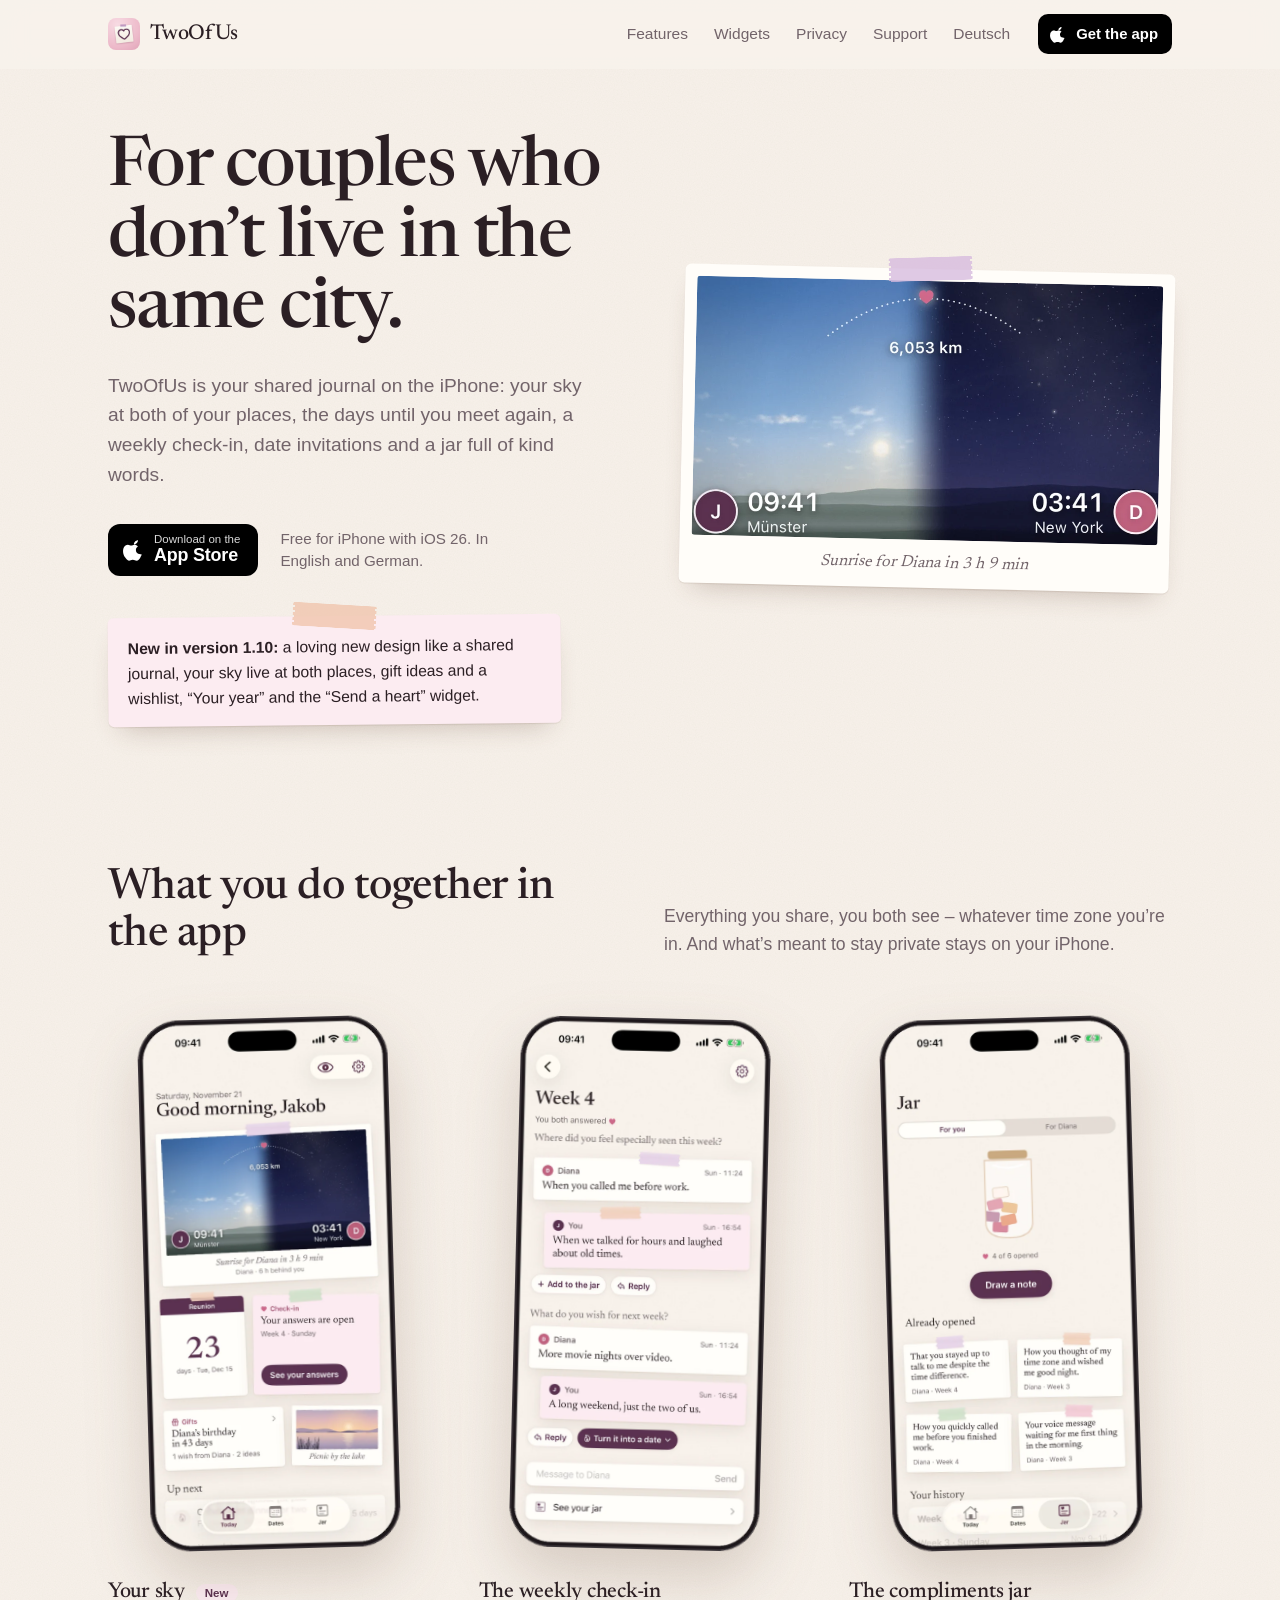
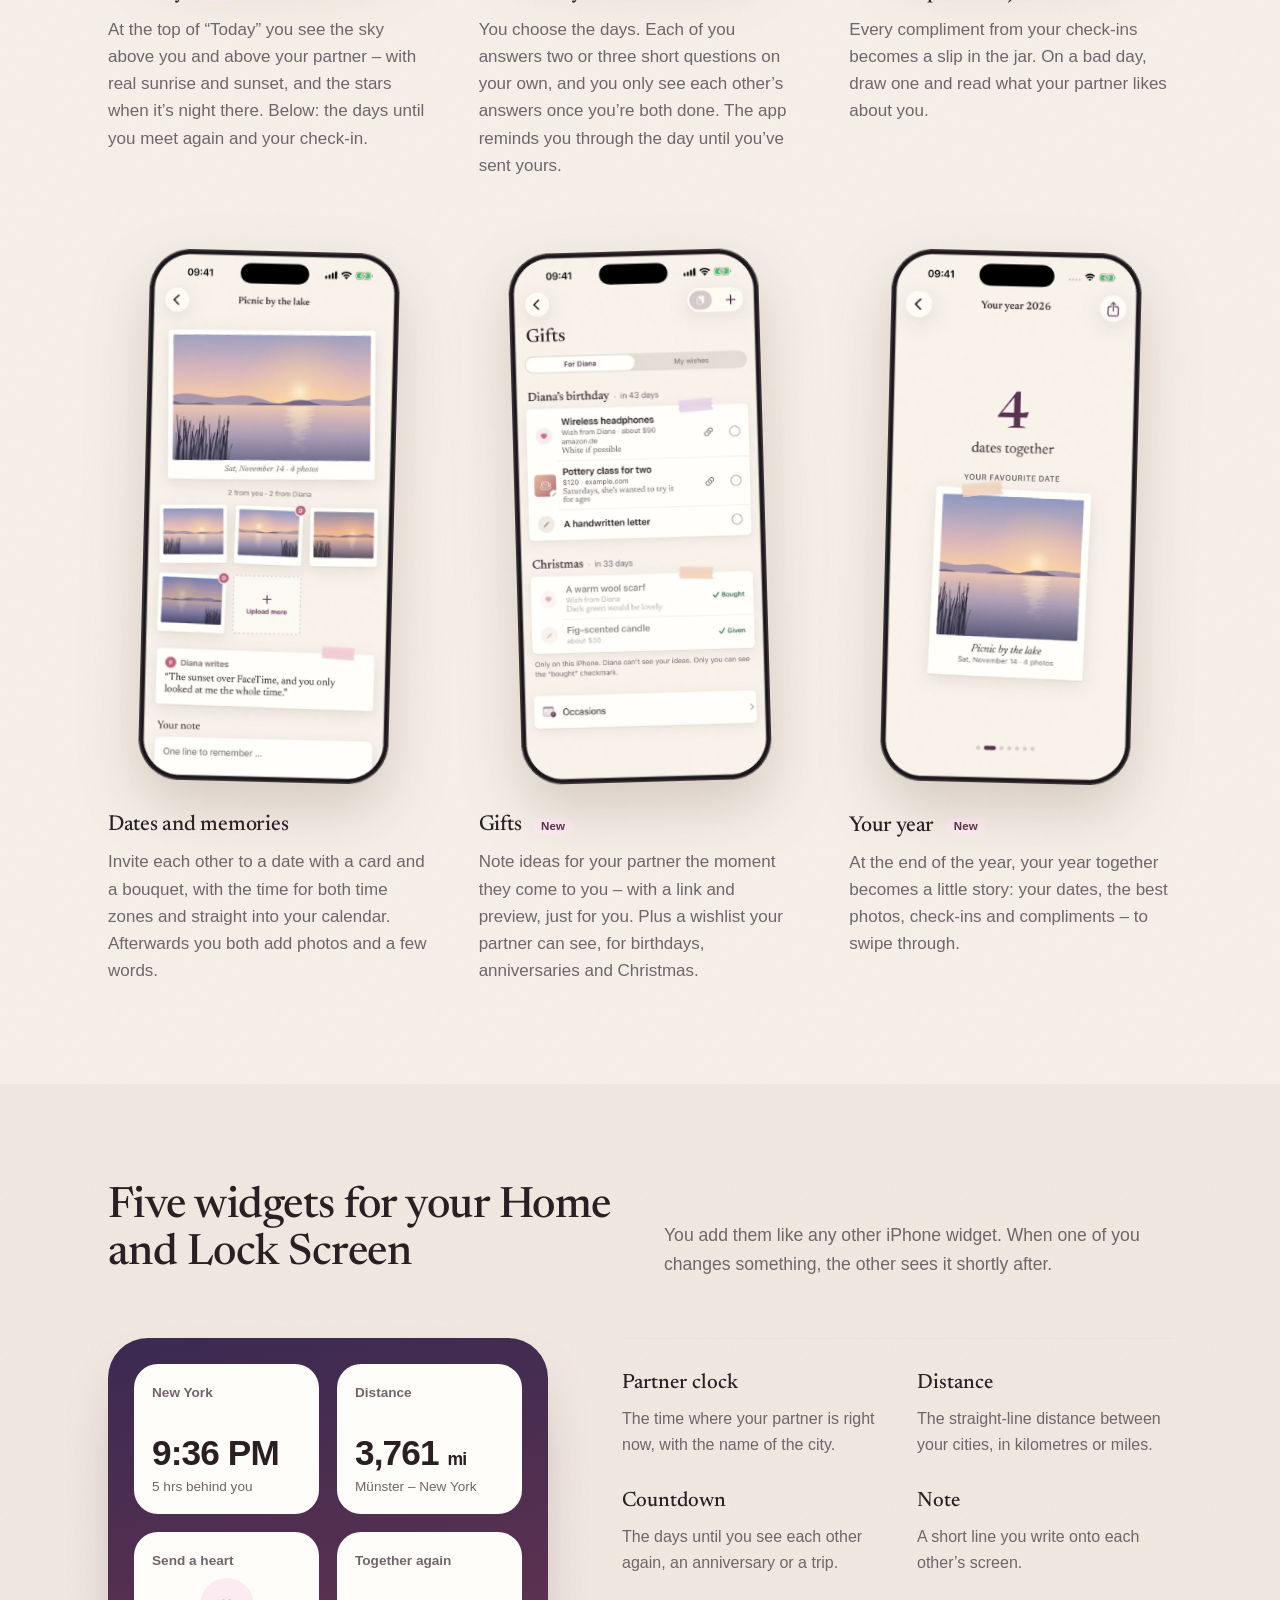
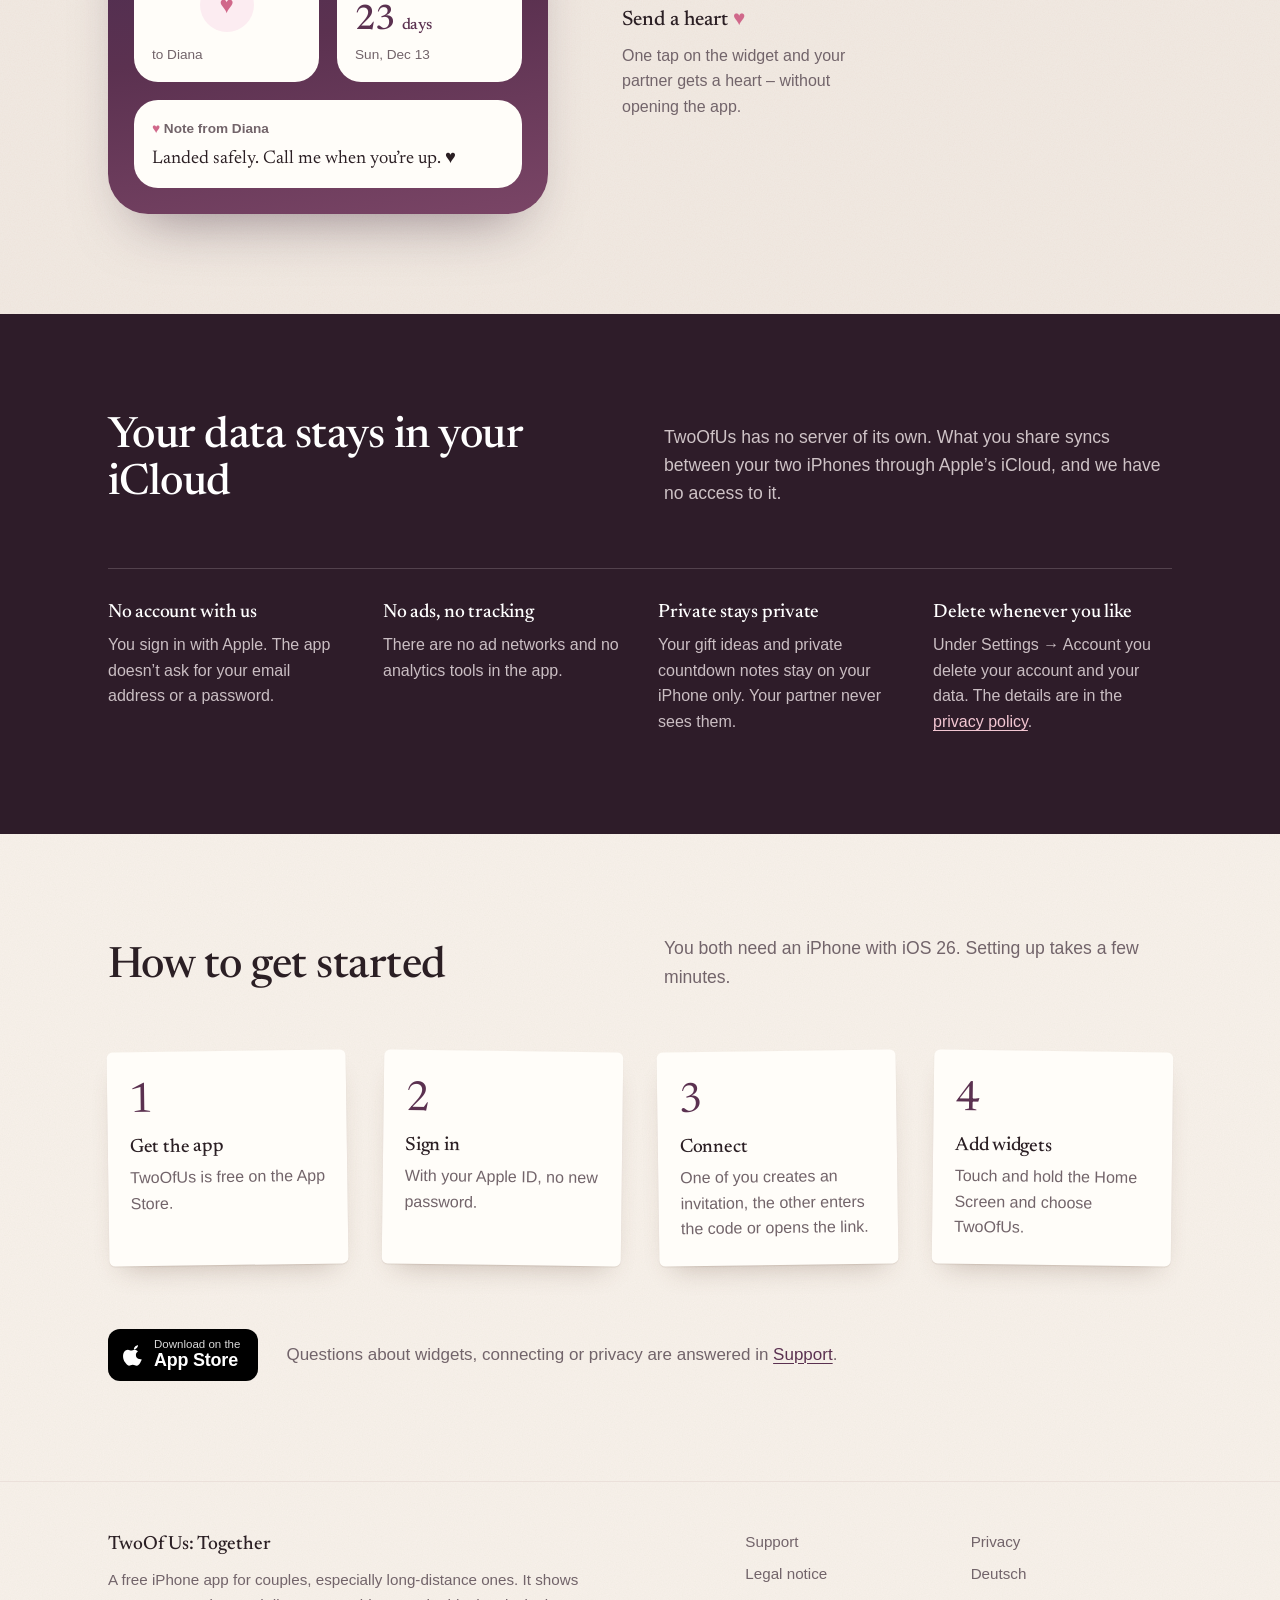
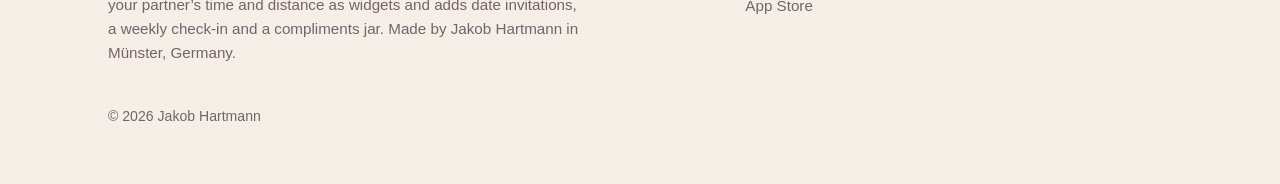
<file: en/index.html>
<!DOCTYPE html>
<html lang="en">
<head>
<meta charset="UTF-8">
<meta name="viewport" content="width=device-width, initial-scale=1.0">
<title>TwoOfUs: Together – the app for long-distance couples</title>
<meta name="description" content="TwoOfUs is a free iPhone app for couples who live apart: widgets with your partner's time, distance and a countdown, date invitations, a weekly check-in and a jar for compliments. Your data stays in your iCloud.">
<meta property="og:title" content="TwoOfUs: Together – the app for long-distance couples">
<meta property="og:description" content="Widgets with your partner's time and distance, date invitations, a weekly check-in and a jar for compliments. Free for iPhone, with your data in your iCloud.">
<meta property="og:type" content="website">
<meta property="og:url" content="https://jakobjhartmann.github.io/twoofus.app/en/">
<link rel="canonical" href="https://jakobjhartmann.github.io/twoofus.app/en/">
<link rel="alternate" hreflang="de" href="https://jakobjhartmann.github.io/twoofus.app/">
<link rel="alternate" hreflang="en" href="https://jakobjhartmann.github.io/twoofus.app/en/">
<link rel="alternate" hreflang="x-default" href="https://jakobjhartmann.github.io/twoofus.app/">
<meta name="apple-itunes-app" content="app-id=6760221551">
<script type="application/ld+json">
{
  "@context": "https://schema.org",
  "@type": "SoftwareApplication",
  "name": "TwoOfUs: Together",
  "description": "Private iOS app for long-distance couples: shared Home and Lock Screen widgets (distance, partner clock, countdown, shared note), date invitations, weekly check-ins and a compliments jar. Free, iOS 26+, syncs through your own iCloud.",
  "operatingSystem": "iOS 26",
  "applicationCategory": "LifestyleApplication",
  "applicationSubCategory": "Couples / long-distance relationship app",
  "featureList": [
    "Distance widget for couples",
    "Partner clock widget across time zones",
    "Countdown widget to the next reunion",
    "Shared note widget",
    "Date invitations (flower card)",
    "Weekly check-ins",
    "Compliments jar",
    "Live sky with sunrise and sunset at both partners' locations",
    "Gift ideas and a shared wishlist",
    "Year in review",
    "Send-a-heart widget",
    "Private iCloud sync, no tracking, no ads"
  ],
  "audience": { "@type": "PeopleAudience", "audienceType": "Couples and long-distance couples" },
  "offers": { "@type": "Offer", "price": "0", "priceCurrency": "EUR" },
  "url": "https://jakobjhartmann.github.io/twoofus.app/en/",
  "installUrl": "https://apps.apple.com/app/id6760221551",
  "inLanguage": ["de", "en"]
}
</script>
<link rel="icon" type="image/png" href="../appicon.png">
<link rel="apple-touch-icon" href="../appicon.png">
<link rel="preload" href="../assets/fonts/Newsreader.woff2" as="font" type="font/woff2" crossorigin>
<link rel="stylesheet" href="../assets/site.css">
</head>
<body>
<a class="skip" href="#main">Skip to content</a>

<header class="site-nav" id="top">
  <div class="wrap">
    <a class="brand" href="./"><img src="../appicon.png" alt="" width="32" height="32">TwoOfUs</a>
    <ul class="nav-links">
      <li><a href="#features">Features</a></li>
      <li><a href="#widgets">Widgets</a></li>
      <li><a href="#privacy">Privacy</a></li>
      <li><a href="support.html">Support</a></li>
      <li><a href="../" hreflang="de" lang="de">Deutsch</a></li>
    </ul>
    <a class="store-btn compact" href="https://apps.apple.com/app/id6760221551"><svg viewBox="0 0 24 24" fill="currentColor" aria-hidden="true"><path d="M16.365 1.43c0 1.14-.417 2.2-1.24 3.03-.99.99-2.06 1.56-3.22 1.47-.14-1.11.42-2.28 1.16-3.02.83-.84 2.26-1.46 3.3-1.48zM20.5 17.02c-.56 1.3-.83 1.88-1.55 3.03-1 1.6-2.42 3.6-4.18 3.62-1.56.01-1.96-.99-4.08-.98-2.12.01-2.56.98-4.12.99-1.76.02-3.1-1.79-4.1-3.39C-.4 17.03-.63 11.5 1.34 8.56c.98-1.47 2.53-2.34 3.99-2.34 1.49 0 2.42 1 3.65 1 1.19 0 1.91-1 3.63-1 1.3 0 2.68.71 3.66 1.94-3.22 1.76-2.7 6.36.23 7.86z"/></svg>Get the app</a>
    <details class="menu">
      <summary aria-label="Open menu"><svg width="22" height="22" viewBox="0 0 24 24" fill="none" stroke="currentColor" stroke-width="2" stroke-linecap="round" aria-hidden="true"><path d="M4 7h16M4 12h16M4 17h16"/></svg></summary>
      <ul>
        <li><a href="#features">Features</a></li>
        <li><a href="#widgets">Widgets</a></li>
        <li><a href="#privacy">Privacy</a></li>
        <li><a href="support.html">Support</a></li>
        <li><a href="../" hreflang="de" lang="de">Deutsch</a></li>
        <li><a href="https://apps.apple.com/app/id6760221551">Download on the App Store</a></li>
      </ul>
    </details>
  </div>
</header>

<main id="main">
<section class="hero" aria-labelledby="hero-title">
  <div class="wrap">
    <div>
      <h1 id="hero-title">For couples who don&rsquo;t live in the same city.</h1>
      <p class="lead">TwoOfUs is your shared journal on the iPhone: your sky at both of your places, the days until you meet again, a weekly check-in, date invitations and a jar full of kind words.</p>
      <div class="hero-actions">
        <a class="store-btn" href="https://apps.apple.com/app/id6760221551"><svg viewBox="0 0 24 24" fill="currentColor" aria-hidden="true"><path d="M16.365 1.43c0 1.14-.417 2.2-1.24 3.03-.99.99-2.06 1.56-3.22 1.47-.14-1.11.42-2.28 1.16-3.02.83-.84 2.26-1.46 3.3-1.48zM20.5 17.02c-.56 1.3-.83 1.88-1.55 3.03-1 1.6-2.42 3.6-4.18 3.62-1.56.01-1.96-.99-4.08-.98-2.12.01-2.56.98-4.12.99-1.76.02-3.1-1.79-4.1-3.39C-.4 17.03-.63 11.5 1.34 8.56c.98-1.47 2.53-2.34 3.99-2.34 1.49 0 2.42 1 3.65 1 1.19 0 1.91-1 3.63-1 1.3 0 2.68.71 3.66 1.94-3.22 1.76-2.7 6.36.23 7.86z"/></svg><span><small>Download on the</small><strong>App Store</strong></span></a>
        <p class="fine">Free for iPhone with iOS&nbsp;26. In English and German.</p>
      </div>
      <p class="news"><span class="tape b" aria-hidden="true"></span><strong>New in version 1.10:</strong> a loving new design like a shared journal, your sky live at both places, gift ideas and a wishlist, &ldquo;Your year&rdquo; and the &ldquo;Send a heart&rdquo; widget.</p>
    </div>

    <figure class="sky-polaroid">
      <span class="tape" aria-hidden="true"></span>
      <img src="../assets/sky-en.webp" width="900" height="500" alt="Your sky in the app: morning in Münster on the left, a starry night in New York on the right, 6,053&nbsp;km in between">
      <figcaption>Sunrise for Diana in 3&nbsp;h 9&nbsp;min</figcaption>
    </figure>
  </div>
</section>

<section id="features" aria-labelledby="funktionen-title">
  <span id="new"></span>
  <div class="wrap">
    <div class="section-intro">
      <h2 id="funktionen-title">What you do together in the app</h2>
      <p>Everything you share, you both see &ndash; whatever time zone you&rsquo;re in. And what&rsquo;s meant to stay private stays on your iPhone.</p>
    </div>
    <div class="features">
      <article class="feature">
        <img src="../assets/phones/en/home.webp" width="320" height="696" loading="lazy" alt="The Today screen: your shared sky as a polaroid, below it a calendar page with 23 days until you meet again">
        <div>
          <h3>Your sky <span class="new">New</span></h3>
          <p>At the top of &ldquo;Today&rdquo; you see the sky above you and above your partner &ndash; with real sunrise and sunset, and the stars when it&rsquo;s night there. Below: the days until you meet again and your check-in.</p>
        </div>
      </article>
      <article class="feature">
        <img src="../assets/phones/en/checkin.webp" width="320" height="696" loading="lazy" alt="A revealed check-in: both partners&rsquo; answers as small notes with the time">
        <div>
          <h3>The weekly check-in</h3>
          <p>You choose the days. Each of you answers two or three short questions on your own, and you only see each other&rsquo;s answers once you&rsquo;re both done. The app reminds you through the day until you&rsquo;ve sent yours.</p>
        </div>
      </article>
      <article class="feature">
        <img src="../assets/phones/en/jar.webp" width="320" height="696" loading="lazy" alt="The compliments jar with slips that were already opened">
        <div>
          <h3>The compliments jar</h3>
          <p>Every compliment from your check-ins becomes a slip in the jar. On a bad day, draw one and read what your partner likes about you.</p>
        </div>
      </article>
      <article class="feature">
        <img src="../assets/phones/en/memory.webp" width="320" height="696" loading="lazy" alt="A memory of a picnic by the lake with photos from both and a note">
        <div>
          <h3>Dates and memories</h3>
          <p>Invite each other to a date with a card and a bouquet, with the time for both time zones and straight into your calendar. Afterwards you both add photos and a few words.</p>
        </div>
      </article>
      <article class="feature">
        <img src="../assets/phones/en/gifts.webp" width="320" height="696" loading="lazy" alt="The gifts screen with Diana&rsquo;s wishes and your own ideas, grouped by occasion">
        <div>
          <h3>Gifts <span class="new">New</span></h3>
          <p>Note ideas for your partner the moment they come to you &ndash; with a link and preview, just for you. Plus a wishlist your partner can see, for birthdays, anniversaries and Christmas.</p>
        </div>
      </article>
      <article class="feature">
        <img src="../assets/phones/en/year.webp" width="320" height="696" loading="lazy" alt="Your year 2026: four dates together and your favourite date as a polaroid">
        <div>
          <h3>Your year <span class="new">New</span></h3>
          <p>At the end of the year, your year together becomes a little story: your dates, the best photos, check-ins and compliments &ndash; to swipe through.</p>
        </div>
      </article>
    </div>
  </div>
</section>

<section class="band" id="widgets" aria-labelledby="widgets-title">
  <div class="wrap">
    <div class="section-intro">
      <h2 id="widgets-title">Five widgets for your Home and Lock Screen</h2>
      <p>You add them like any other iPhone widget. When one of you changes something, the other sees it shortly after.</p>
    </div>
    <div class="widgets-grid">
      <figure class="homescreen" aria-label="Example of TwoOfUs widgets on the Home Screen">
        <div class="widget">
          <span class="w-label" data-partner-city>New York</span>
          <span class="w-value" data-partner-time>09:41</span>
          <span class="w-sub" data-partner-diff>Partner clock</span>
        </div>
        <div class="widget">
          <span class="w-label">Distance</span>
          <span class="w-value">3,761&nbsp;<small style="font-size:.5em;font-weight:600">mi</small></span>
          <span class="w-sub">Münster – New York</span>
        </div>
        <div class="widget">
          <span class="w-label">Send a heart</span>
          <div class="w-heart"><span aria-hidden="true">♥︎</span></div>
          <span class="w-sub">to Diana</span>
        </div>
        <div class="widget">
          <span class="w-label">Together again</span>
          <span class="w-value" style="font-family:var(--serif);font-weight:500;color:var(--plum)">23&nbsp;<small style="font-size:.45em">days</small></span>
          <span class="w-sub">Sun, Dec 13</span>
        </div>
        <div class="widget wide">
          <span class="w-label"><span class="heart">♥︎</span> Note from Diana</span>
          <p class="w-note">Landed safely. Call me when you&rsquo;re up. ♥︎</p>
        </div>
      </figure>
      <dl class="widget-list">
      <div><dt>Partner clock</dt><dd>The time where your partner is right now, with the name of the city.</dd></div>
      <div><dt>Distance</dt><dd>The straight-line distance between your cities, in kilometres or miles.</dd></div>
      <div><dt>Countdown</dt><dd>The days until you see each other again, an anniversary or a trip.</dd></div>
      <div><dt>Note</dt><dd>A short line you write onto each other&rsquo;s screen.</dd></div>
      <div><dt>Send a heart <span class="heart">♥︎</span></dt><dd>One tap on the widget and your partner gets a heart &ndash; without opening the app.</dd></div>
      </dl>
    </div>
  </div>
</section>

<section class="night" id="privacy" aria-labelledby="privacy-title">
  <div class="wrap">
    <div class="section-intro">
      <h2 id="privacy-title">Your data stays in your iCloud</h2>
      <p>TwoOfUs has no server of its own. What you share syncs between your two iPhones through Apple&rsquo;s iCloud, and we have no access to it.</p>
    </div>
    <div class="facts">
      <div><h3>No account with us</h3><p>You sign in with Apple. The app doesn&rsquo;t ask for your email address or a password.</p></div>
      <div><h3>No ads, no tracking</h3><p>There are no ad networks and no analytics tools in the app.</p></div>
      <div><h3>Private stays private</h3><p>Your gift ideas and private countdown notes stay on your iPhone only. Your partner never sees them.</p></div>
      <div><h3>Delete whenever you like</h3><p>Under Settings → Account you delete your account and your data. The details are in the <a href="privacy.html">privacy policy</a>.</p></div>
    </div>
  </div>
</section>

<section id="start" aria-labelledby="start-title">
  <div class="wrap">
    <div class="section-intro">
      <h2 id="start-title">How to get started</h2>
      <p>You both need an iPhone with iOS&nbsp;26. Setting up takes a few minutes.</p>
    </div>
    <ol class="steps">
      <li><h3>Get the app</h3><p>TwoOfUs is free on the App Store.</p></li>
      <li><h3>Sign in</h3><p>With your Apple ID, no new password.</p></li>
      <li><h3>Connect</h3><p>One of you creates an invitation, the other enters the code or opens the link.</p></li>
      <li><h3>Add widgets</h3><p>Touch and hold the Home Screen and choose TwoOfUs.</p></li>
    </ol>
    <div class="closing">
      <a class="store-btn" href="https://apps.apple.com/app/id6760221551"><svg viewBox="0 0 24 24" fill="currentColor" aria-hidden="true"><path d="M16.365 1.43c0 1.14-.417 2.2-1.24 3.03-.99.99-2.06 1.56-3.22 1.47-.14-1.11.42-2.28 1.16-3.02.83-.84 2.26-1.46 3.3-1.48zM20.5 17.02c-.56 1.3-.83 1.88-1.55 3.03-1 1.6-2.42 3.6-4.18 3.62-1.56.01-1.96-.99-4.08-.98-2.12.01-2.56.98-4.12.99-1.76.02-3.1-1.79-4.1-3.39C-.4 17.03-.63 11.5 1.34 8.56c.98-1.47 2.53-2.34 3.99-2.34 1.49 0 2.42 1 3.65 1 1.19 0 1.91-1 3.63-1 1.3 0 2.68.71 3.66 1.94-3.22 1.76-2.7 6.36.23 7.86z"/></svg><span><small>Download on the</small><strong>App Store</strong></span></a>
      <p>Questions about widgets, connecting or privacy are answered in <a href="support.html">Support</a>.</p>
    </div>
  </div>
</section>
</main>

<footer class="site-footer">
  <div class="wrap">
    <div class="about">
      <strong>TwoOfUs: Together</strong>
      <p>A free iPhone app for couples, especially long-distance ones. It shows your partner&rsquo;s time and distance as widgets and adds date invitations, a weekly check-in and a compliments jar. Made by Jakob Hartmann in Münster, Germany.</p>
    </div>
    <nav aria-label="Footer">
      <ul>
        <li><a href="support.html">Support</a></li>
        <li><a href="privacy.html">Privacy</a></li>
        <li><a href="imprint.html">Legal notice</a></li>
        <li><a href="../" hreflang="de" lang="de">Deutsch</a></li>
        <li><a href="https://apps.apple.com/app/id6760221551">App Store</a></li>
      </ul>
    </nav>
    <p class="legal">© 2026 Jakob Hartmann</p>
  </div>
</footer>

<script>
(function(){
  // Partner clock: New York, or Münster for visitors who are themselves on New York time.
  var here=Intl.DateTimeFormat().resolvedOptions().timeZone||'America/New_York';
  function offset(tz,d){var p=new Intl.DateTimeFormat('en-US',{timeZone:tz,hourCycle:'h23',year:'numeric',month:'2-digit',day:'2-digit',hour:'2-digit',minute:'2-digit'}).formatToParts(d),o={};p.forEach(function(x){o[x.type]=x.value});return (Date.UTC(o.year,o.month-1,o.day,o.hour,o.minute)-Math.floor(d.getTime()/60000)*60000)/60000}
  var now=new Date(),tz='America/New_York',city='New York';
  if(offset(here,now)===offset(tz,now)){tz='Europe/Berlin';city='Münster'}
  var cityEl=document.querySelector('[data-partner-city]'),timeEl=document.querySelector('[data-partner-time]'),diffEl=document.querySelector('[data-partner-diff]');
  function tick(){
    var d=new Date();
    timeEl.textContent=new Intl.DateTimeFormat('en-US',{timeZone:tz,hour:'numeric',minute:'2-digit'}).format(d);
    var h=Math.round((offset(tz,d)-offset(here,d))/60);
    diffEl.textContent=h===0?'same time as you':(Math.abs(h)+(Math.abs(h)===1?' hr ':' hrs ')+(h<0?'behind you':'ahead of you'));
  }
  cityEl.textContent=city;tick();setInterval(tick,15000);
  var nav=document.querySelector('.site-nav');
  addEventListener('scroll',function(){nav.classList.toggle('scrolled',scrollY>8)},{passive:true});
})();
</script>
</body>
</html>
</file>
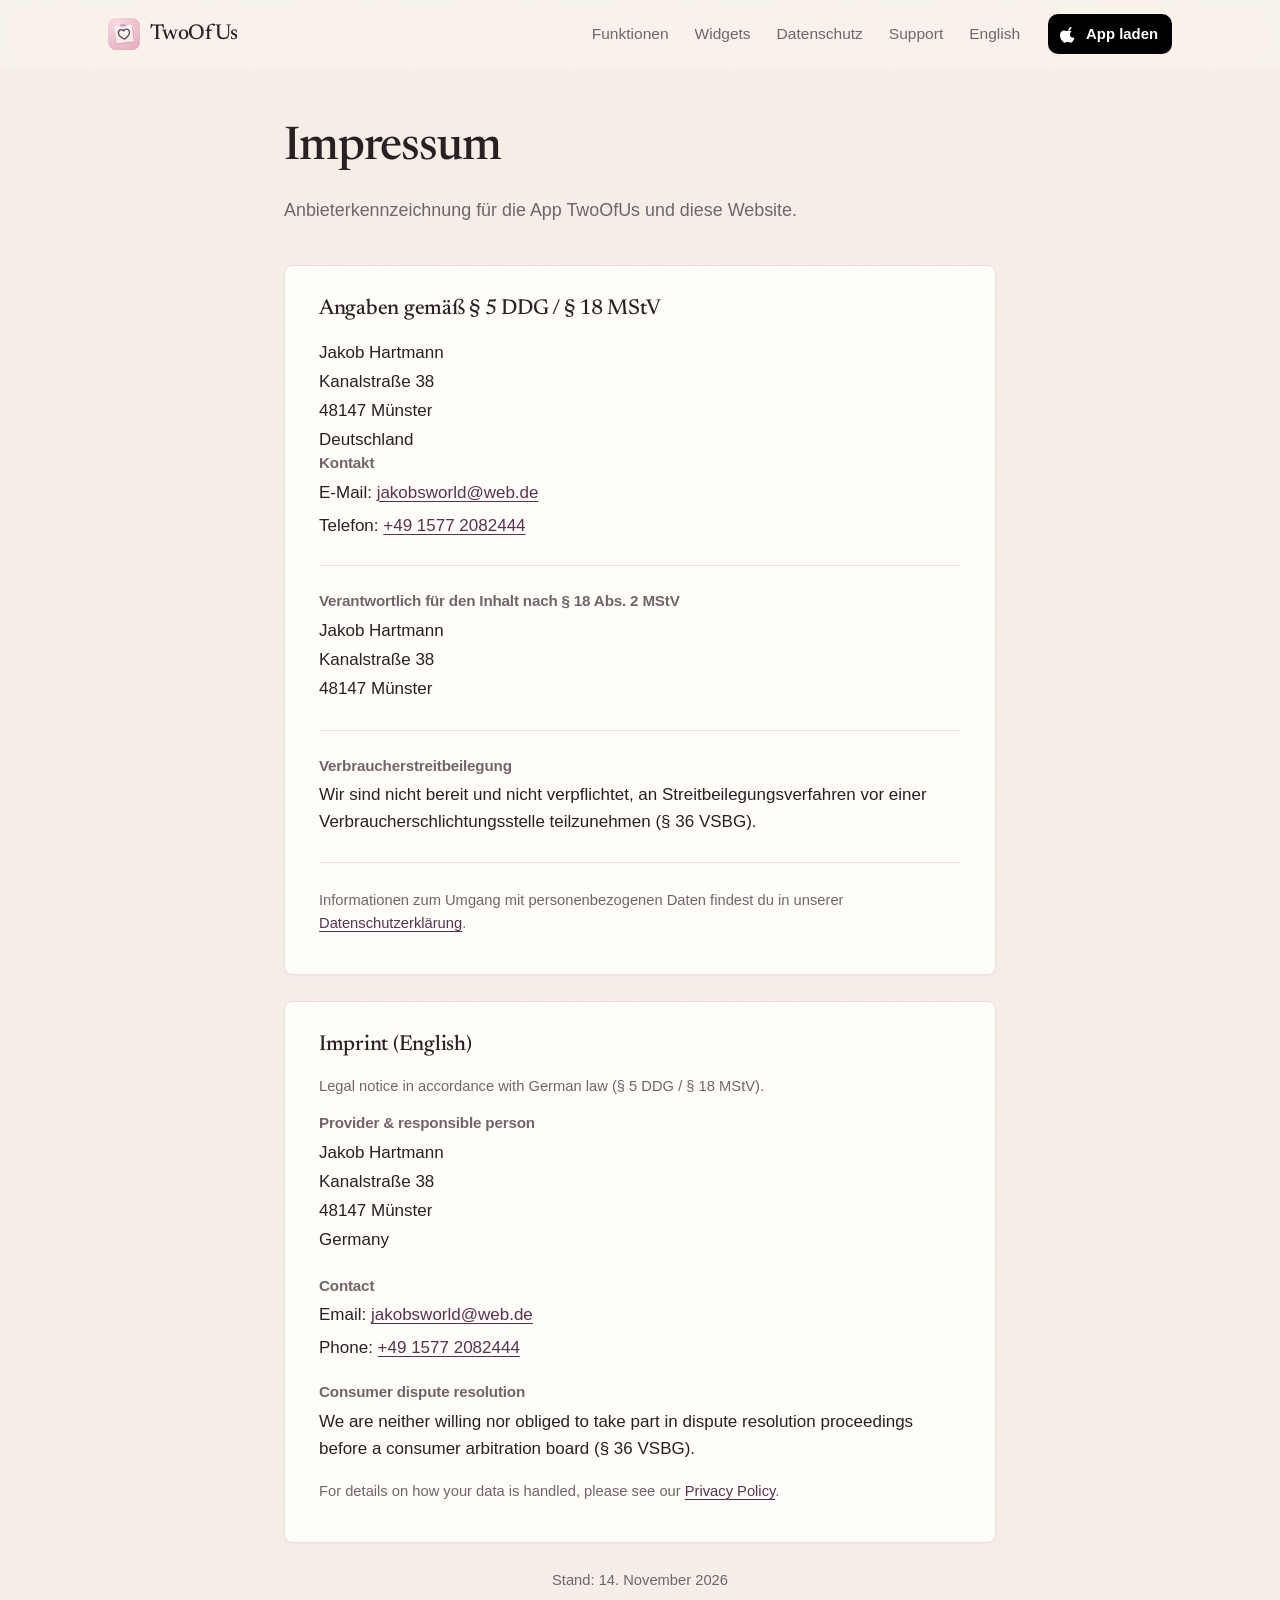
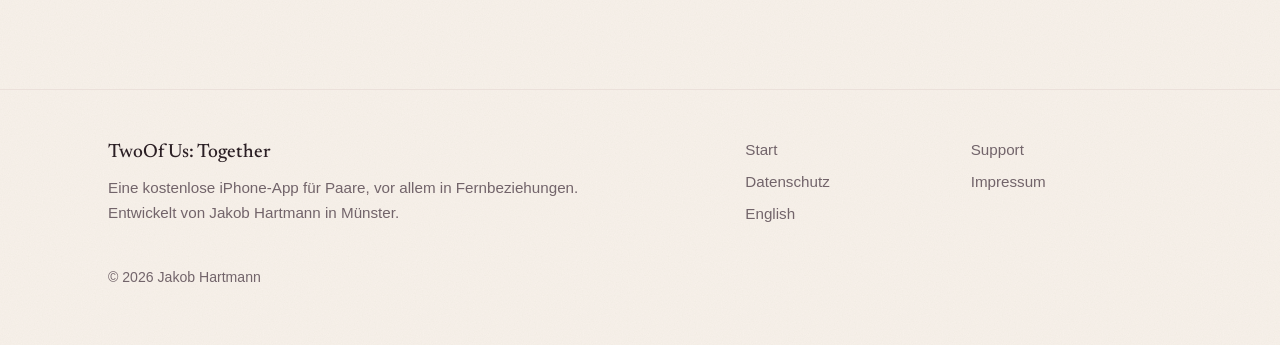
<file: imprint.html>
<!DOCTYPE html>
<html lang="de">
<head>
<meta charset="UTF-8">
<meta name="viewport" content="width=device-width, initial-scale=1.0">
<meta name="apple-itunes-app" content="app-id=6760221551">
<title>Impressum &middot; TwoOfUs: Together</title>
<link rel="canonical" href="https://jakobjhartmann.github.io/twoofus.app/imprint.html">
<link rel="alternate" hreflang="de" href="https://jakobjhartmann.github.io/twoofus.app/imprint.html">
<link rel="alternate" hreflang="en" href="https://jakobjhartmann.github.io/twoofus.app/en/imprint.html">
<link rel="alternate" hreflang="x-default" href="https://jakobjhartmann.github.io/twoofus.app/imprint.html">
<link rel="preload" href="assets/fonts/Newsreader.woff2" as="font" type="font/woff2" crossorigin>
<link rel="stylesheet" href="assets/site.css">
<style>
/* Page-specific styles below still use the old token names; map them onto the shared palette. */
:root{--bg:var(--paper);--surface:var(--card);--tint:var(--sand);--text:var(--ink);--text2:var(--muted);--text3:#8A7B72;--accent:var(--plum);--accent2:var(--plum);--success:#4F8A64;--onaccent:#fff;--radius:8px;--shadow:0 1px 2px rgba(43,32,37,.04);--shadow-lg:0 18px 40px -20px rgba(43,32,37,.35)}
.btn{display:inline-flex;align-items:center;gap:9px;border-radius:12px;padding:13px 22px;font-weight:600;text-decoration:none;font-size:1rem;border:none;cursor:pointer}
.btn-primary{background:var(--plum);color:#fff}
.btn-primary:hover{background:var(--plum-2);color:#fff}
.btn-secondary{background:var(--card);color:var(--ink);border:1px solid var(--line)}
.card{background:var(--card);box-shadow:var(--shadow);border:1px solid var(--line);border-radius:var(--radius)}
.page{max-width:760px;margin:0 auto;padding:56px 24px 96px}
.container{max-width:1080px;margin:0 auto}
.page p,.page li,.page h1,.page h2,.support-hero h1,.support-hero p{max-width:none}
.support-hero p{margin:0}
</style>

<style>
.page h1{font-size:clamp(2rem,5vw,2.9rem);letter-spacing:-0.025em;margin-bottom:10px}
.page .lead{color:var(--muted);font-size:1.12rem;margin-bottom:40px}
.legal-card{padding:32px 34px;margin-bottom:26px}
.legal-card h2{font-size:1.35rem;margin-bottom:18px}
.legal-card h3{font-family:var(--sans);font-size:.95rem;color:var(--muted);font-weight:600;margin:22px 0 6px}
.legal-card h3:first-of-type{margin-top:0}
.legal-card p{margin-bottom:6px}
.legal-card address{font-style:normal;line-height:1.7}
.divider{height:1px;background:var(--line);border:none;margin:26px 0}
.muted{color:var(--text2);font-size:.92rem}
@media(max-width:620px){.legal-card{padding:26px 22px}}
</style>
<link rel="icon" type="image/png" href="appicon.png"><link rel="apple-touch-icon" href="appicon.png"></head>
<body>
<header class="site-nav">
  <div class="wrap">
    <a class="brand" href="index.html"><img src="appicon.png" alt="" width="32" height="32">TwoOfUs</a>
    <ul class="nav-links">
      <li><a href="index.html#funktionen">Funktionen</a></li>
      <li><a href="index.html#widgets">Widgets</a></li>
      <li><a href="privacy.html">Datenschutz</a></li>
      <li><a href="support.html">Support</a></li>
      <li><a href="en/imprint.html" hreflang="en" lang="en">English</a></li>
    </ul>
    <a class="store-btn compact" href="https://apps.apple.com/app/id6760221551"><svg viewBox="0 0 24 24" fill="currentColor" aria-hidden="true"><path d="M16.365 1.43c0 1.14-.417 2.2-1.24 3.03-.99.99-2.06 1.56-3.22 1.47-.14-1.11.42-2.28 1.16-3.02.83-.84 2.26-1.46 3.3-1.48zM20.5 17.02c-.56 1.3-.83 1.88-1.55 3.03-1 1.6-2.42 3.6-4.18 3.62-1.56.01-1.96-.99-4.08-.98-2.12.01-2.56.98-4.12.99-1.76.02-3.1-1.79-4.1-3.39C-.4 17.03-.63 11.5 1.34 8.56c.98-1.47 2.53-2.34 3.99-2.34 1.49 0 2.42 1 3.65 1 1.19 0 1.91-1 3.63-1 1.3 0 2.68.71 3.66 1.94-3.22 1.76-2.7 6.36.23 7.86z"/></svg>App laden</a>
    <details class="menu">
      <summary aria-label="Menü öffnen"><svg width="22" height="22" viewBox="0 0 24 24" fill="none" stroke="currentColor" stroke-width="2" stroke-linecap="round" aria-hidden="true"><path d="M4 7h16M4 12h16M4 17h16"/></svg></summary>
      <ul>
        <li><a href="index.html#funktionen">Funktionen</a></li>
        <li><a href="index.html#widgets">Widgets</a></li>
        <li><a href="privacy.html">Datenschutz</a></li>
        <li><a href="support.html">Support</a></li>
        <li><a href="en/imprint.html" hreflang="en" lang="en">English</a></li>
        <li><a href="https://apps.apple.com/app/id6760221551">Im App Store laden</a></li>
      </ul>
    </details>
  </div>
</header>

<main class="page">
  <h1>Impressum</h1>
  <p class="lead">Anbieterkennzeichnung f&uuml;r die App TwoOfUs und diese Website.</p>

  <div class="card legal-card">
    <h2>Angaben gem&auml;&szlig; &sect; 5 DDG / &sect; 18 MStV</h2>
    <address>
      Jakob Hartmann<br>
      Kanalstra&szlig;e 38<br>
      48147 M&uuml;nster<br>
      Deutschland
    </address>

    <h3>Kontakt</h3>
    <p>E-Mail: <a href="mailto:jakobsworld@web.de">jakobsworld@web.de</a></p>
    <p>Telefon: <a href="tel:+4915772082444">+49&nbsp;1577&nbsp;2082444</a></p>

    <hr class="divider">

    <h3>Verantwortlich f&uuml;r den Inhalt nach &sect; 18 Abs.&nbsp;2 MStV</h3>
    <address>
      Jakob Hartmann<br>
      Kanalstra&szlig;e 38<br>
      48147 M&uuml;nster
    </address>

    <hr class="divider">

    <h3>Verbraucherstreitbeilegung</h3>
    <p>Wir sind nicht bereit und nicht verpflichtet, an Streitbeilegungsverfahren vor einer Verbraucherschlichtungsstelle teilzunehmen (&sect;&nbsp;36 VSBG).</p>

    <hr class="divider">

    <p class="muted">Informationen zum Umgang mit personenbezogenen Daten findest du in unserer <a href="privacy.html">Datenschutzerkl&auml;rung</a>.</p>
  </div>

  <div class="card legal-card">
    <h2>Imprint (English)</h2>
    <p class="muted" style="margin-bottom:16px">Legal notice in accordance with German law (&sect;&nbsp;5 DDG / &sect;&nbsp;18 MStV).</p>

    <h3>Provider &amp; responsible person</h3>
    <address>
      Jakob Hartmann<br>
      Kanalstra&szlig;e 38<br>
      48147 M&uuml;nster<br>
      Germany
    </address>

    <h3>Contact</h3>
    <p>Email: <a href="mailto:jakobsworld@web.de">jakobsworld@web.de</a></p>
    <p>Phone: <a href="tel:+4915772082444">+49&nbsp;1577&nbsp;2082444</a></p>

    <h3>Consumer dispute resolution</h3>
    <p>We are neither willing nor obliged to take part in dispute resolution proceedings before a consumer arbitration board (&sect;&nbsp;36 VSBG).</p>

    <p class="muted" style="margin-top:18px">For details on how your data is handled, please see our <a href="en/privacy.html" hreflang="en">Privacy Policy</a>.</p>
  </div>

  <p class="muted" style="text-align:center;margin-top:8px">Stand: 14. November 2026</p>
</main>

<footer class="site-footer">
  <div class="wrap">
    <div class="about">
      <strong>TwoOfUs: Together</strong>
      <p>Eine kostenlose iPhone-App für Paare, vor allem in Fernbeziehungen. Entwickelt von Jakob Hartmann in Münster.</p>
    </div>
    <nav aria-label="Fußzeile">
      <ul>
        <li><a href="index.html">Start</a></li>
        <li><a href="support.html">Support</a></li>
        <li><a href="privacy.html">Datenschutz</a></li>
        <li><a href="imprint.html">Impressum</a></li>
        <li><a href="en/imprint.html">English</a></li>
      </ul>
    </nav>
    <p class="legal">© 2026 Jakob Hartmann</p>
  </div>
</footer>
</body>
</html>
</file>
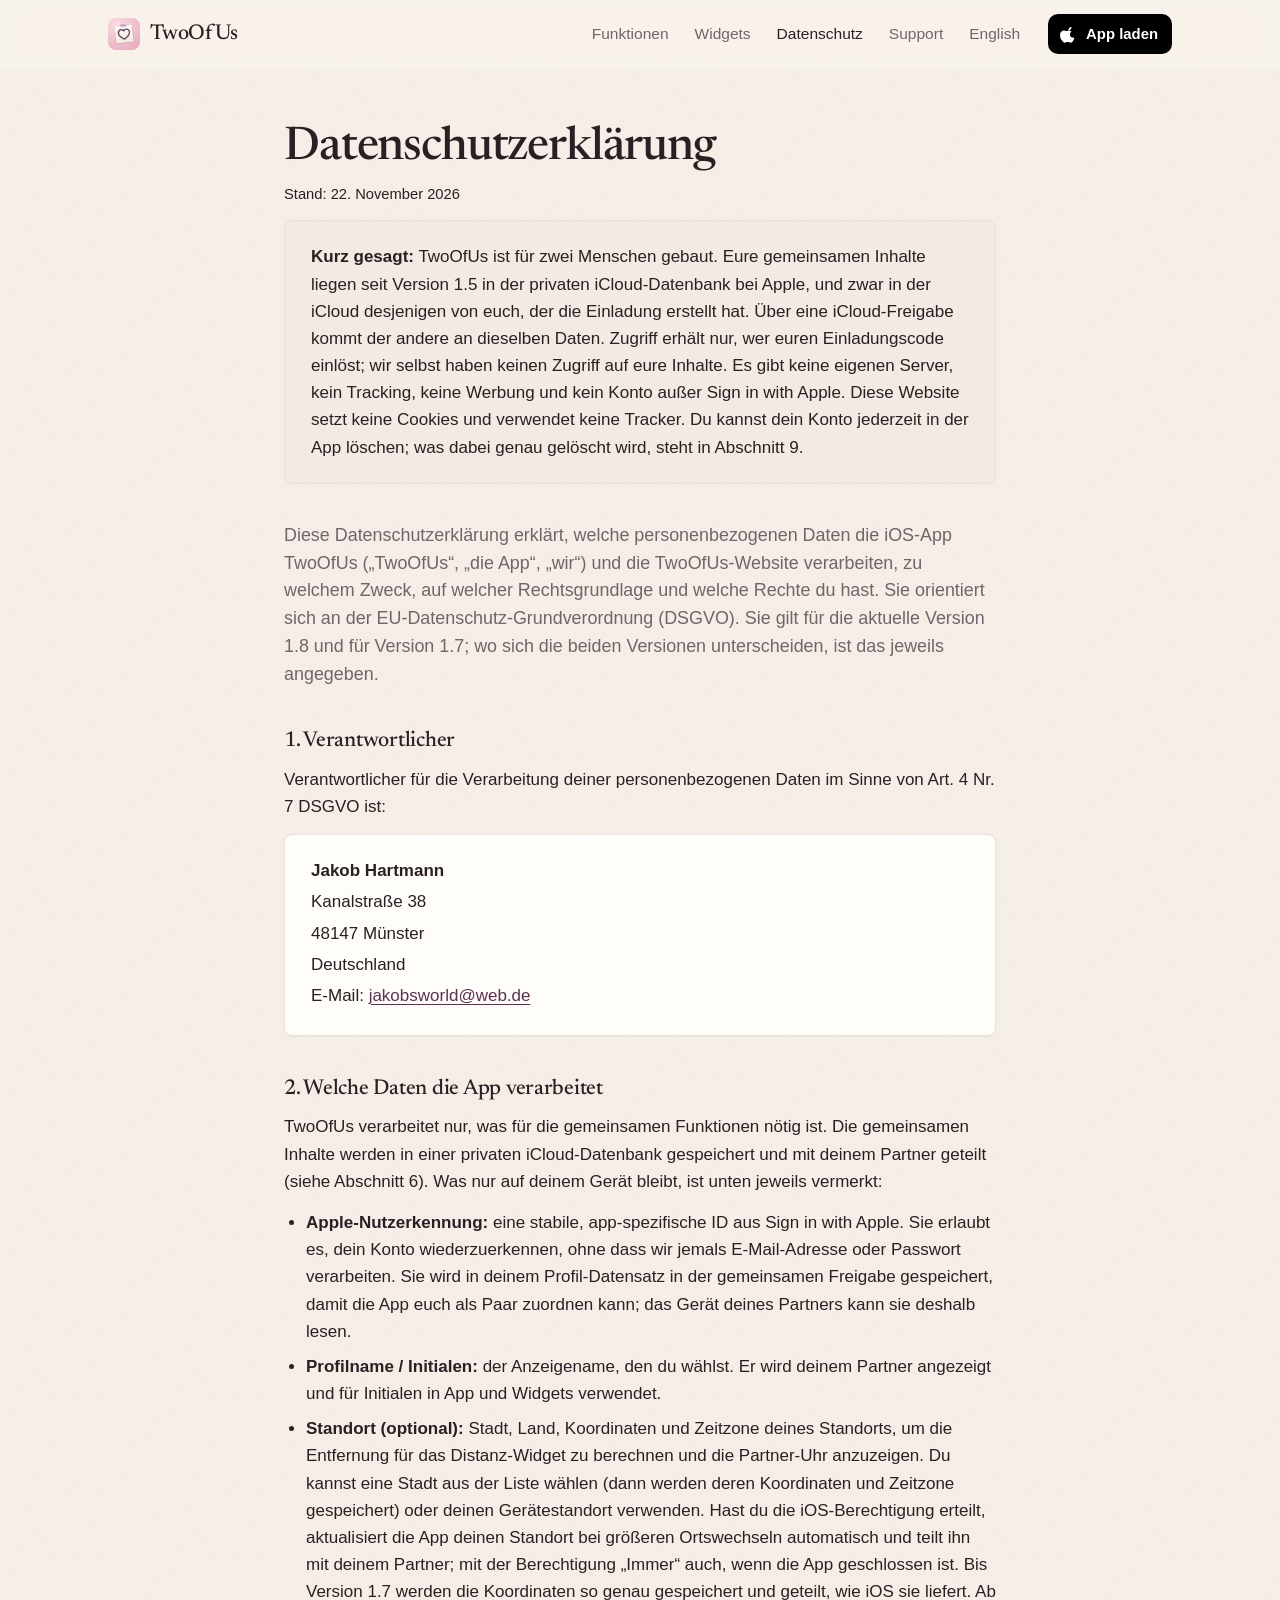
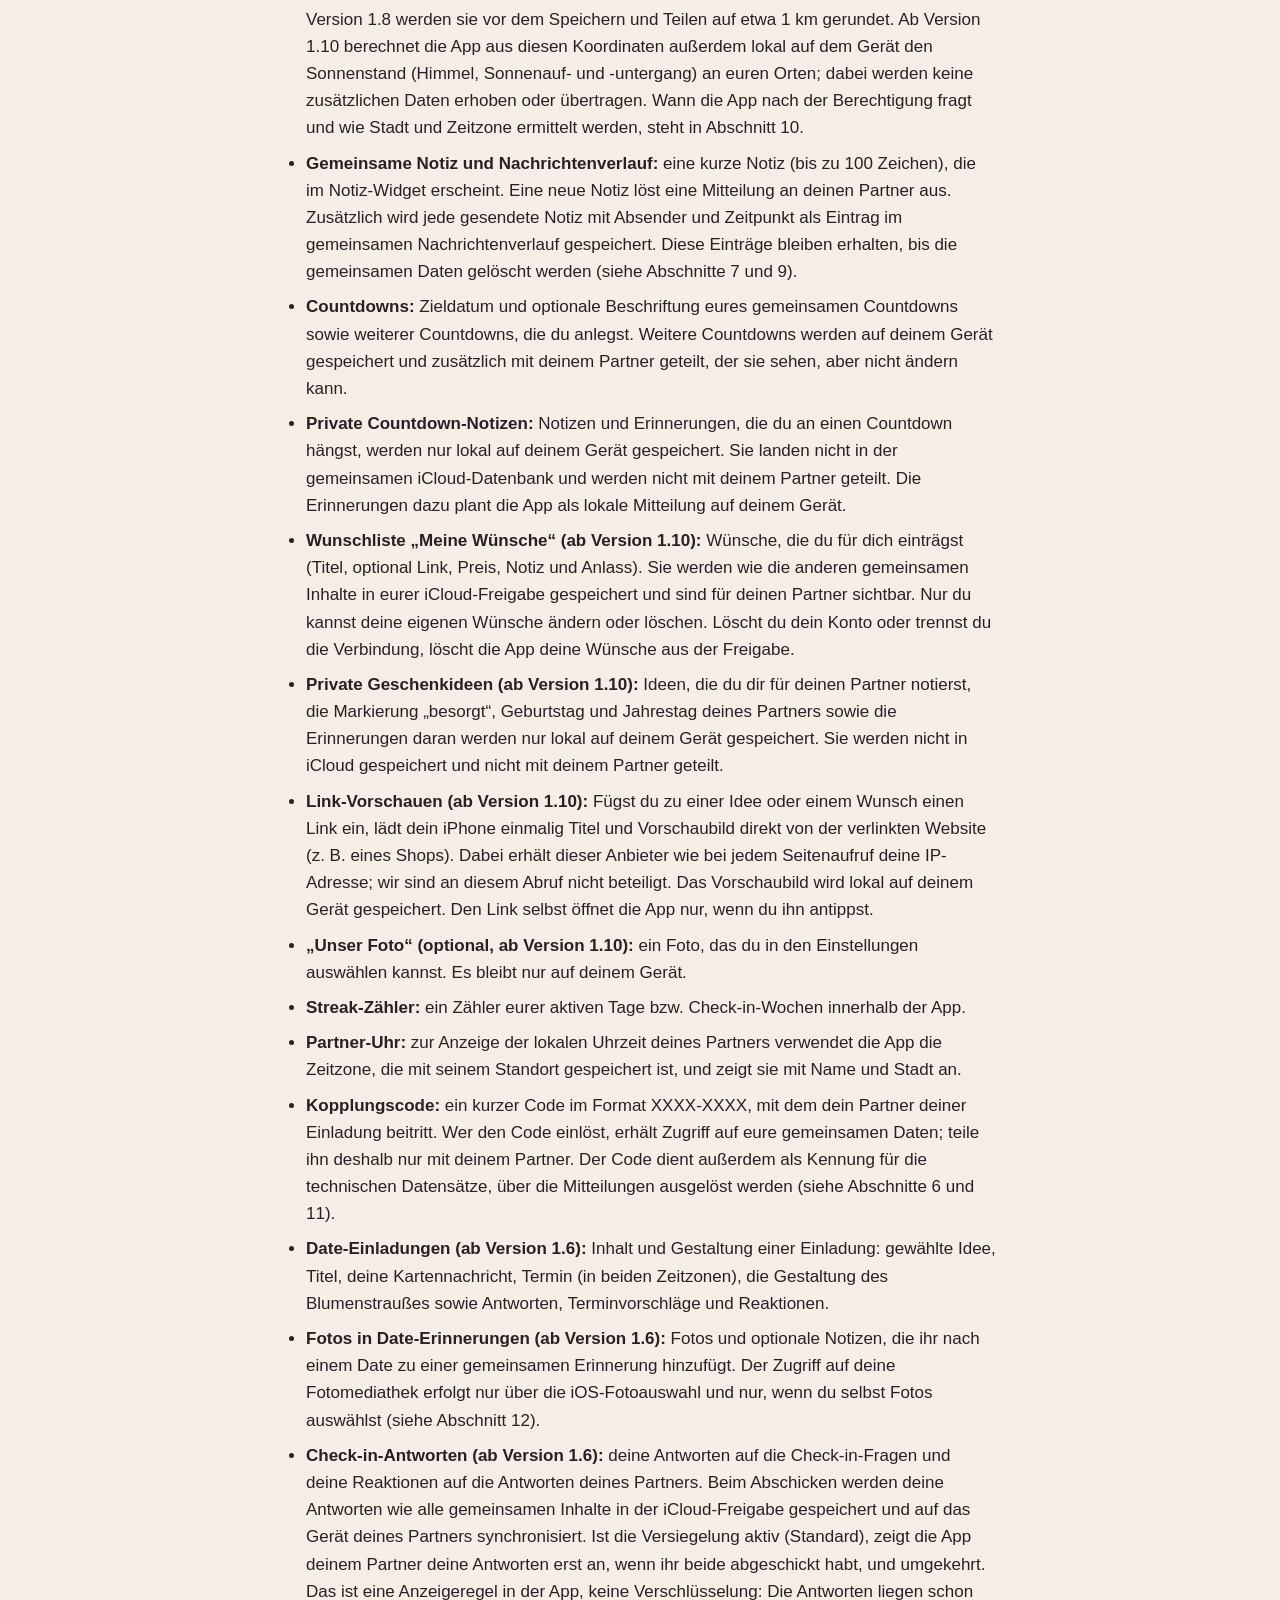
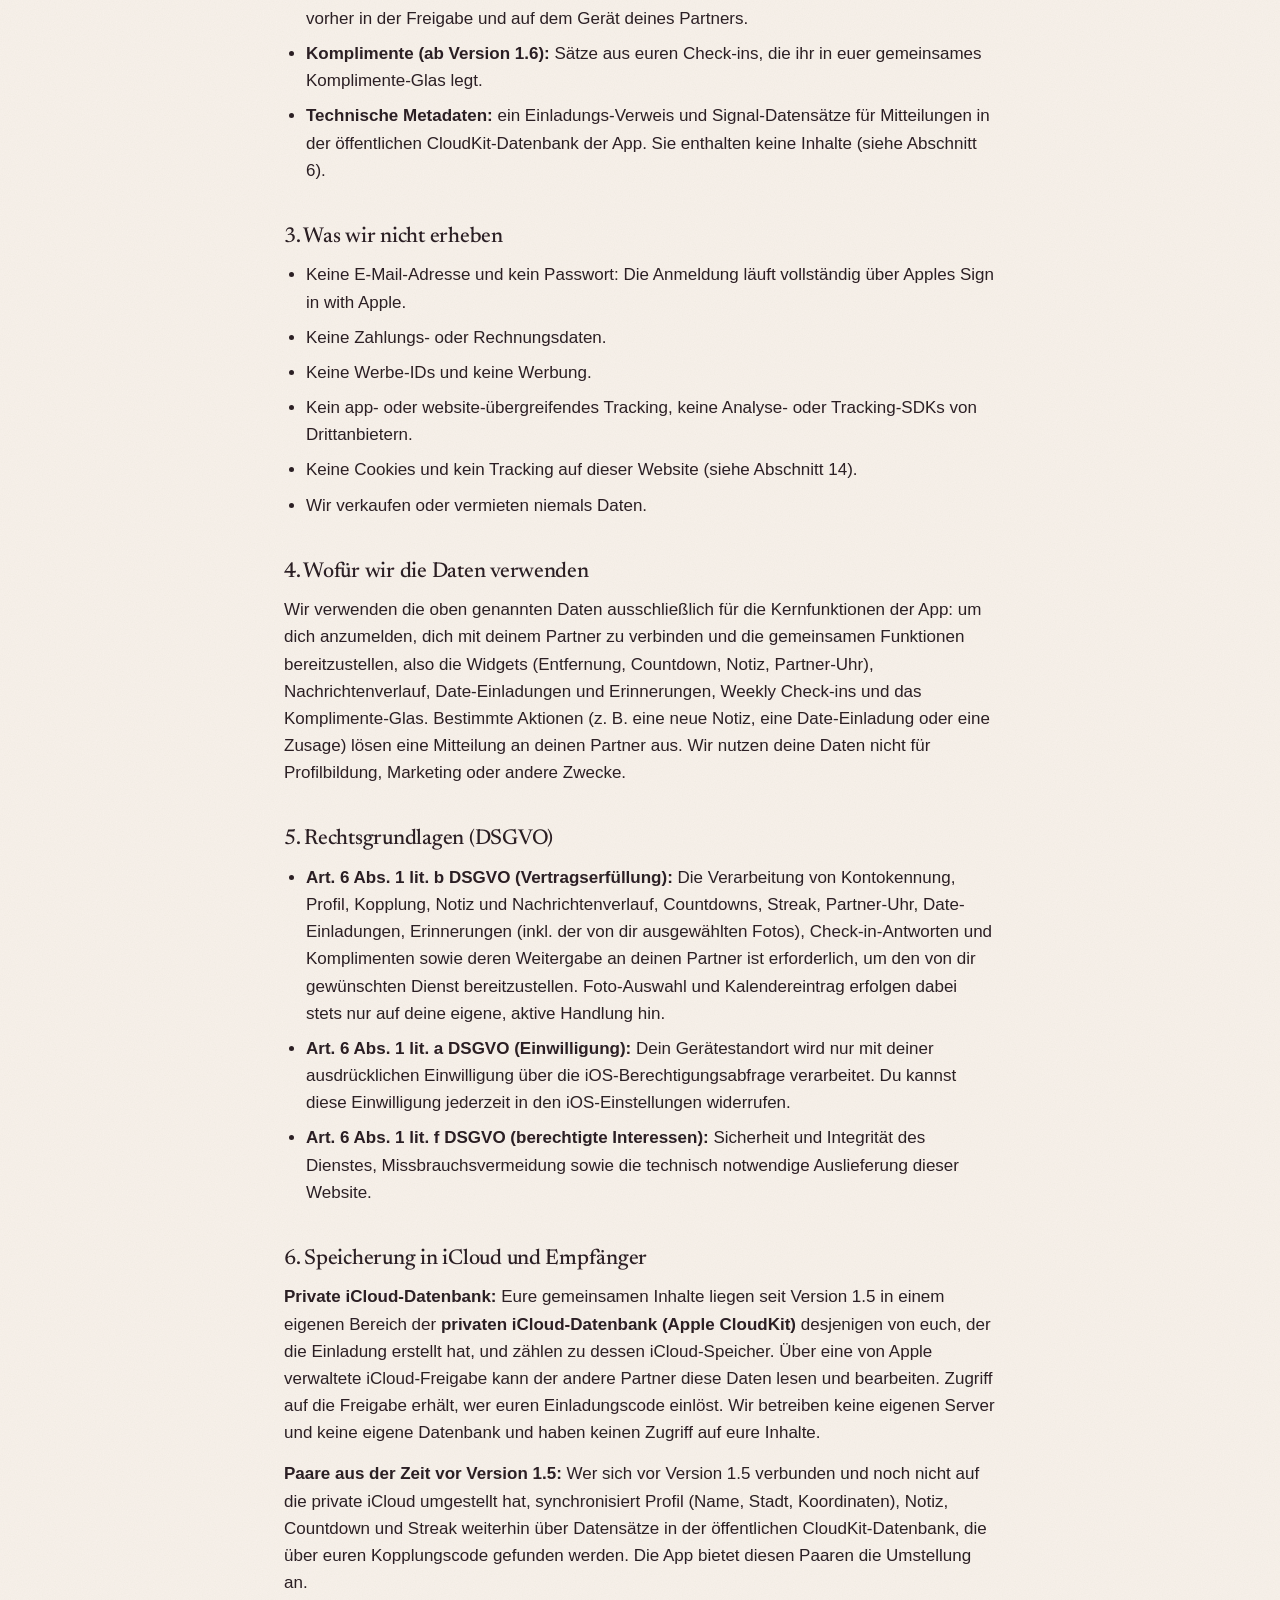
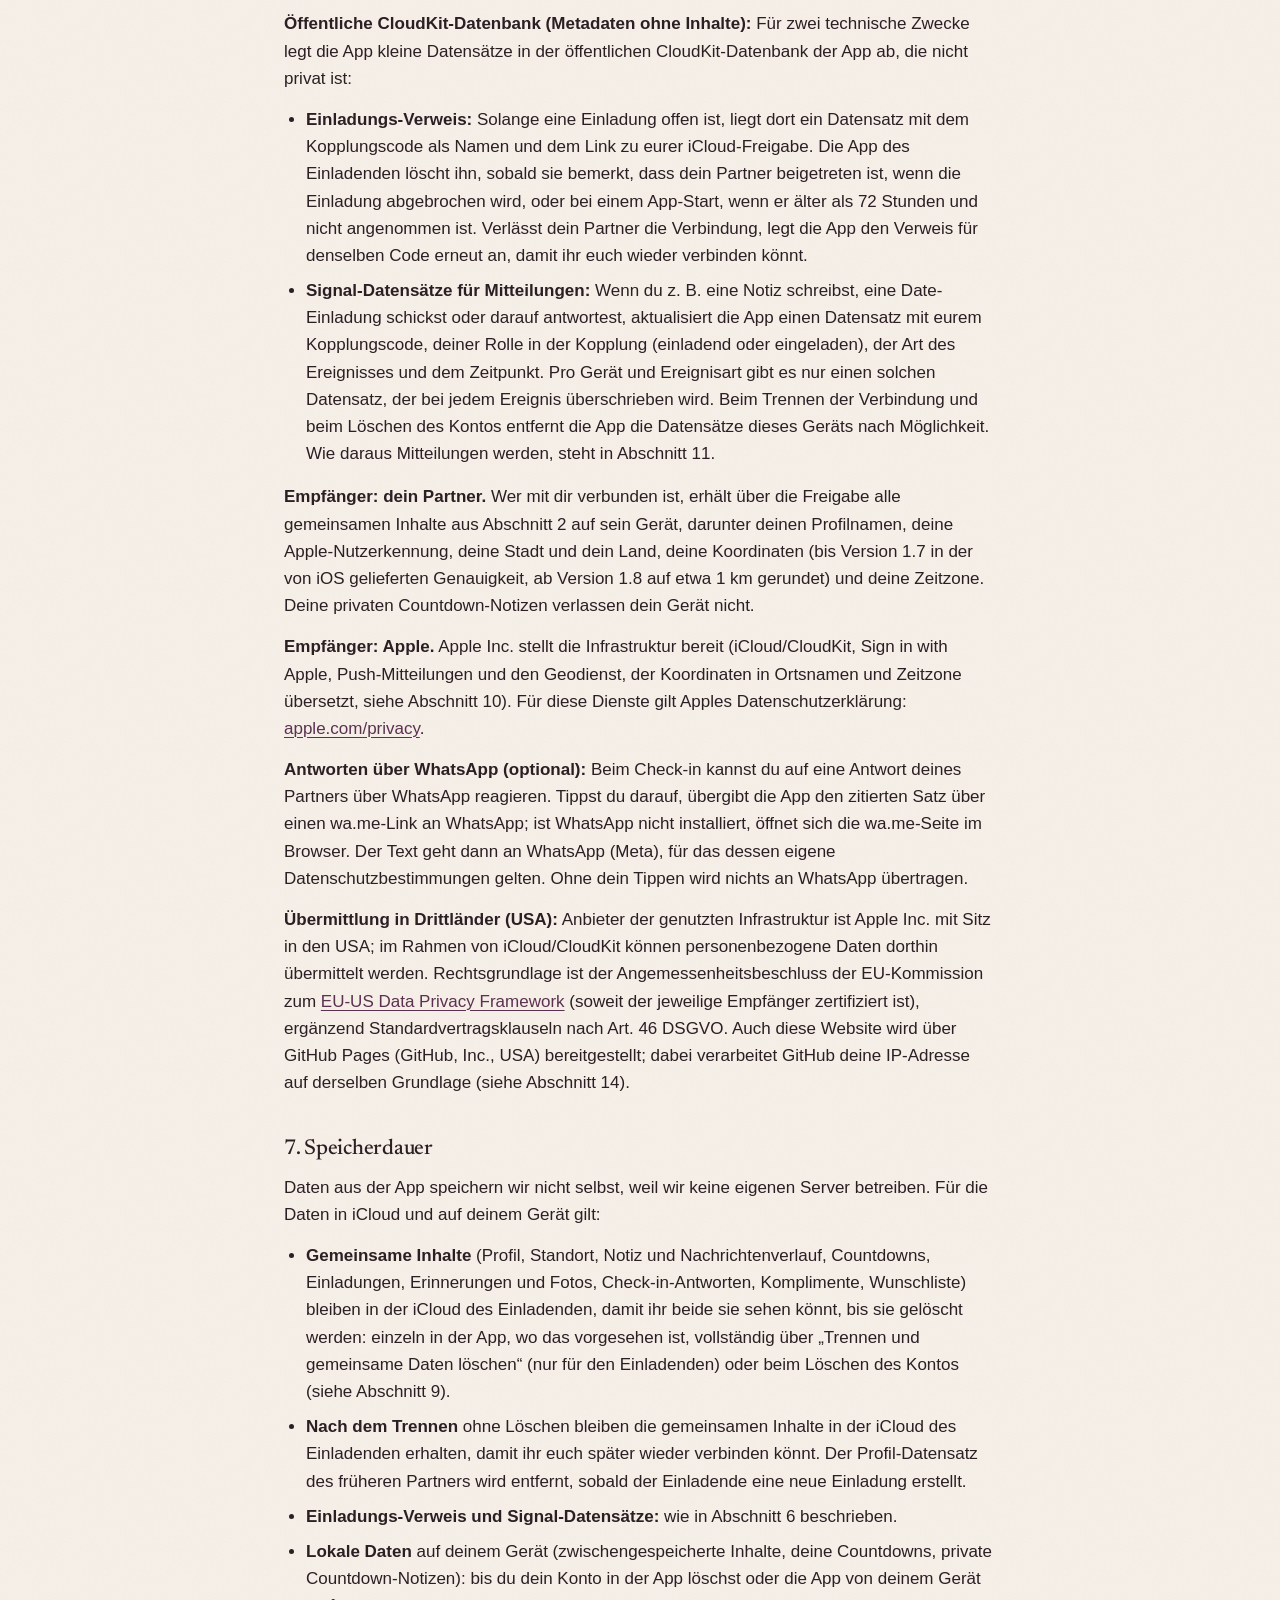
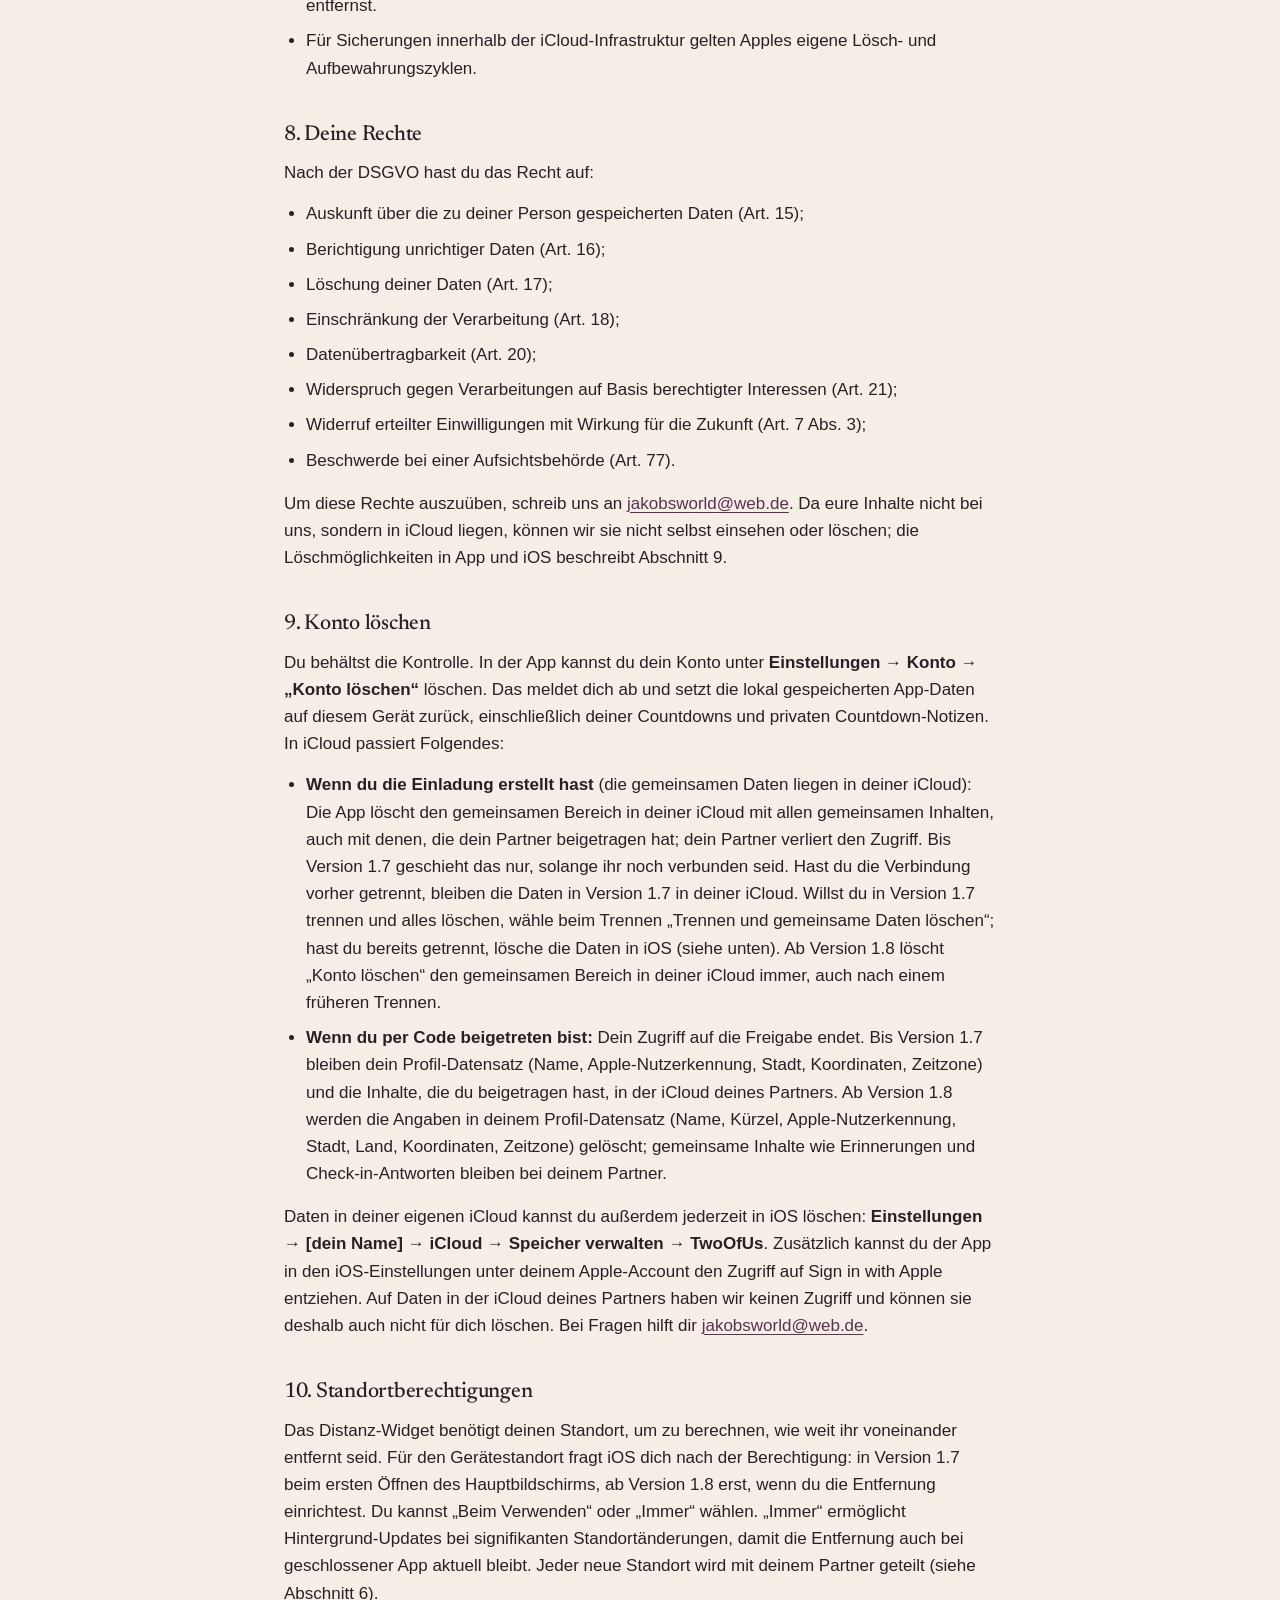
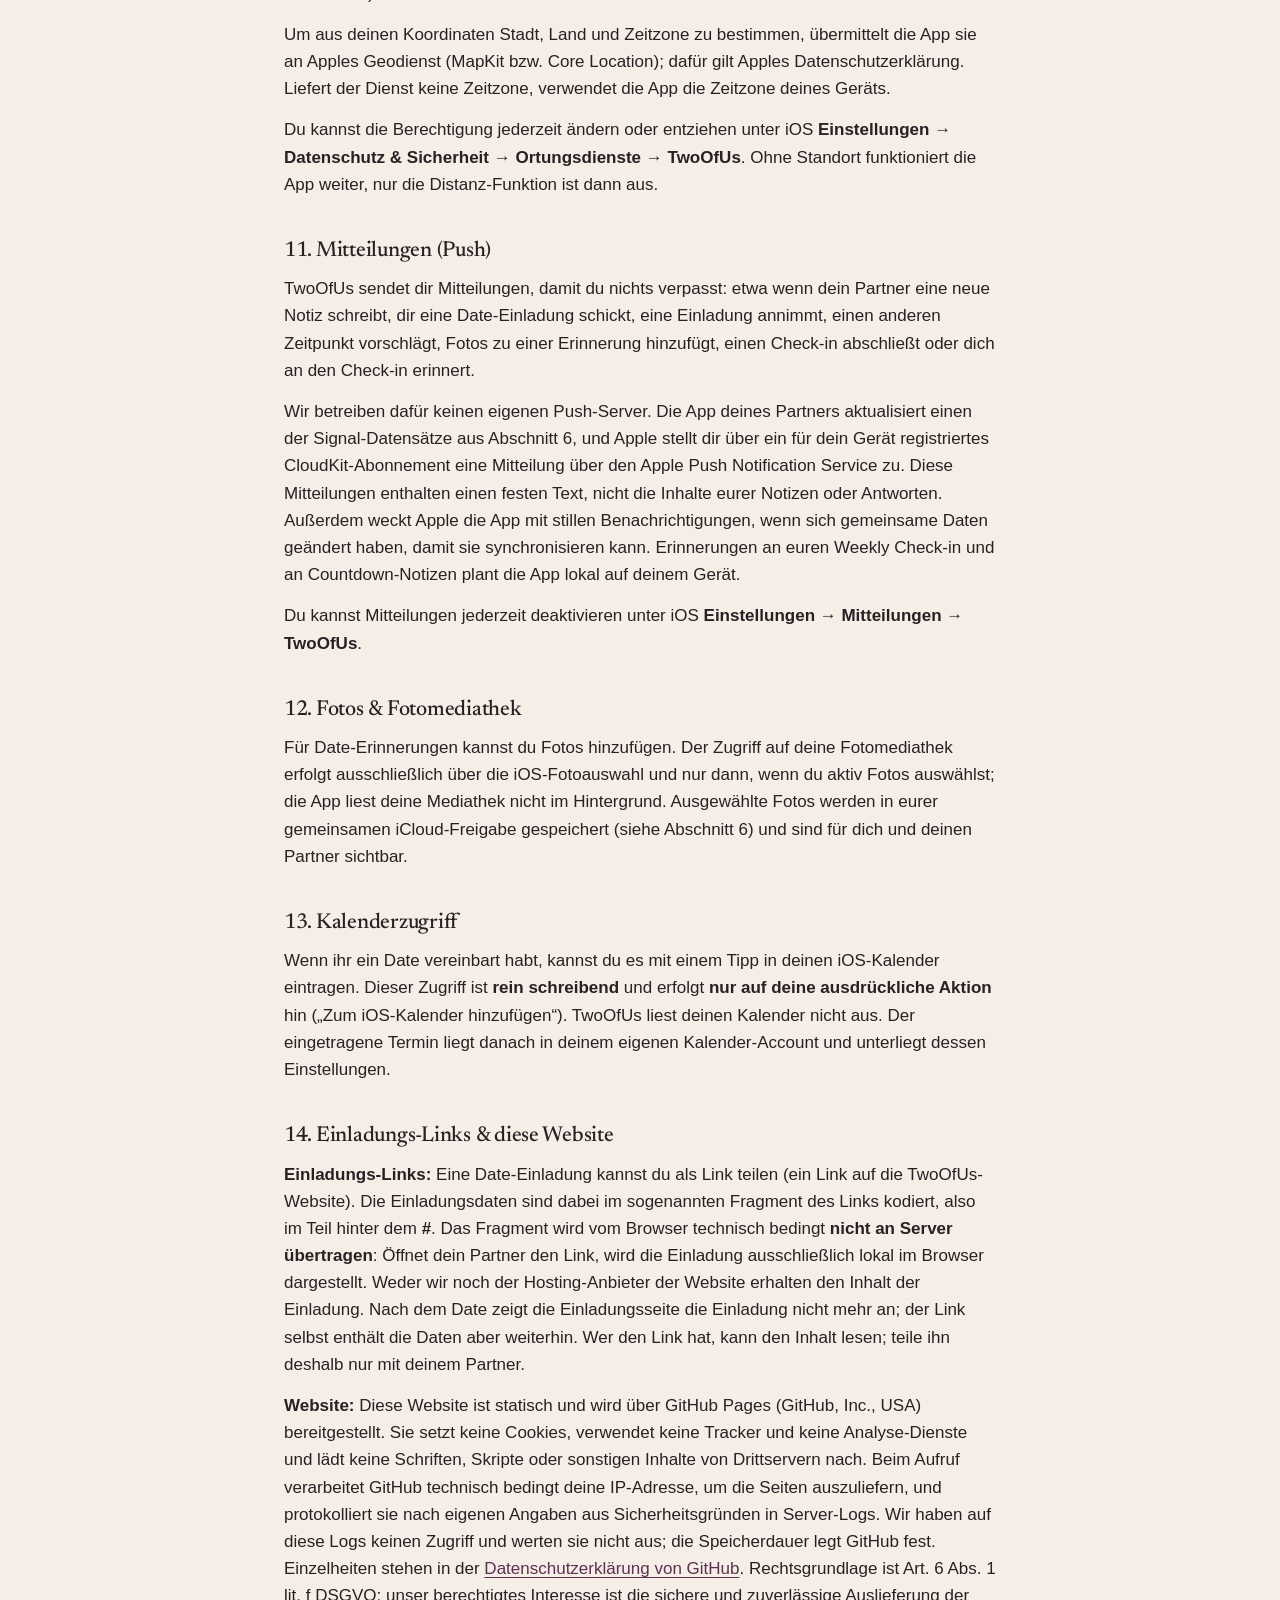
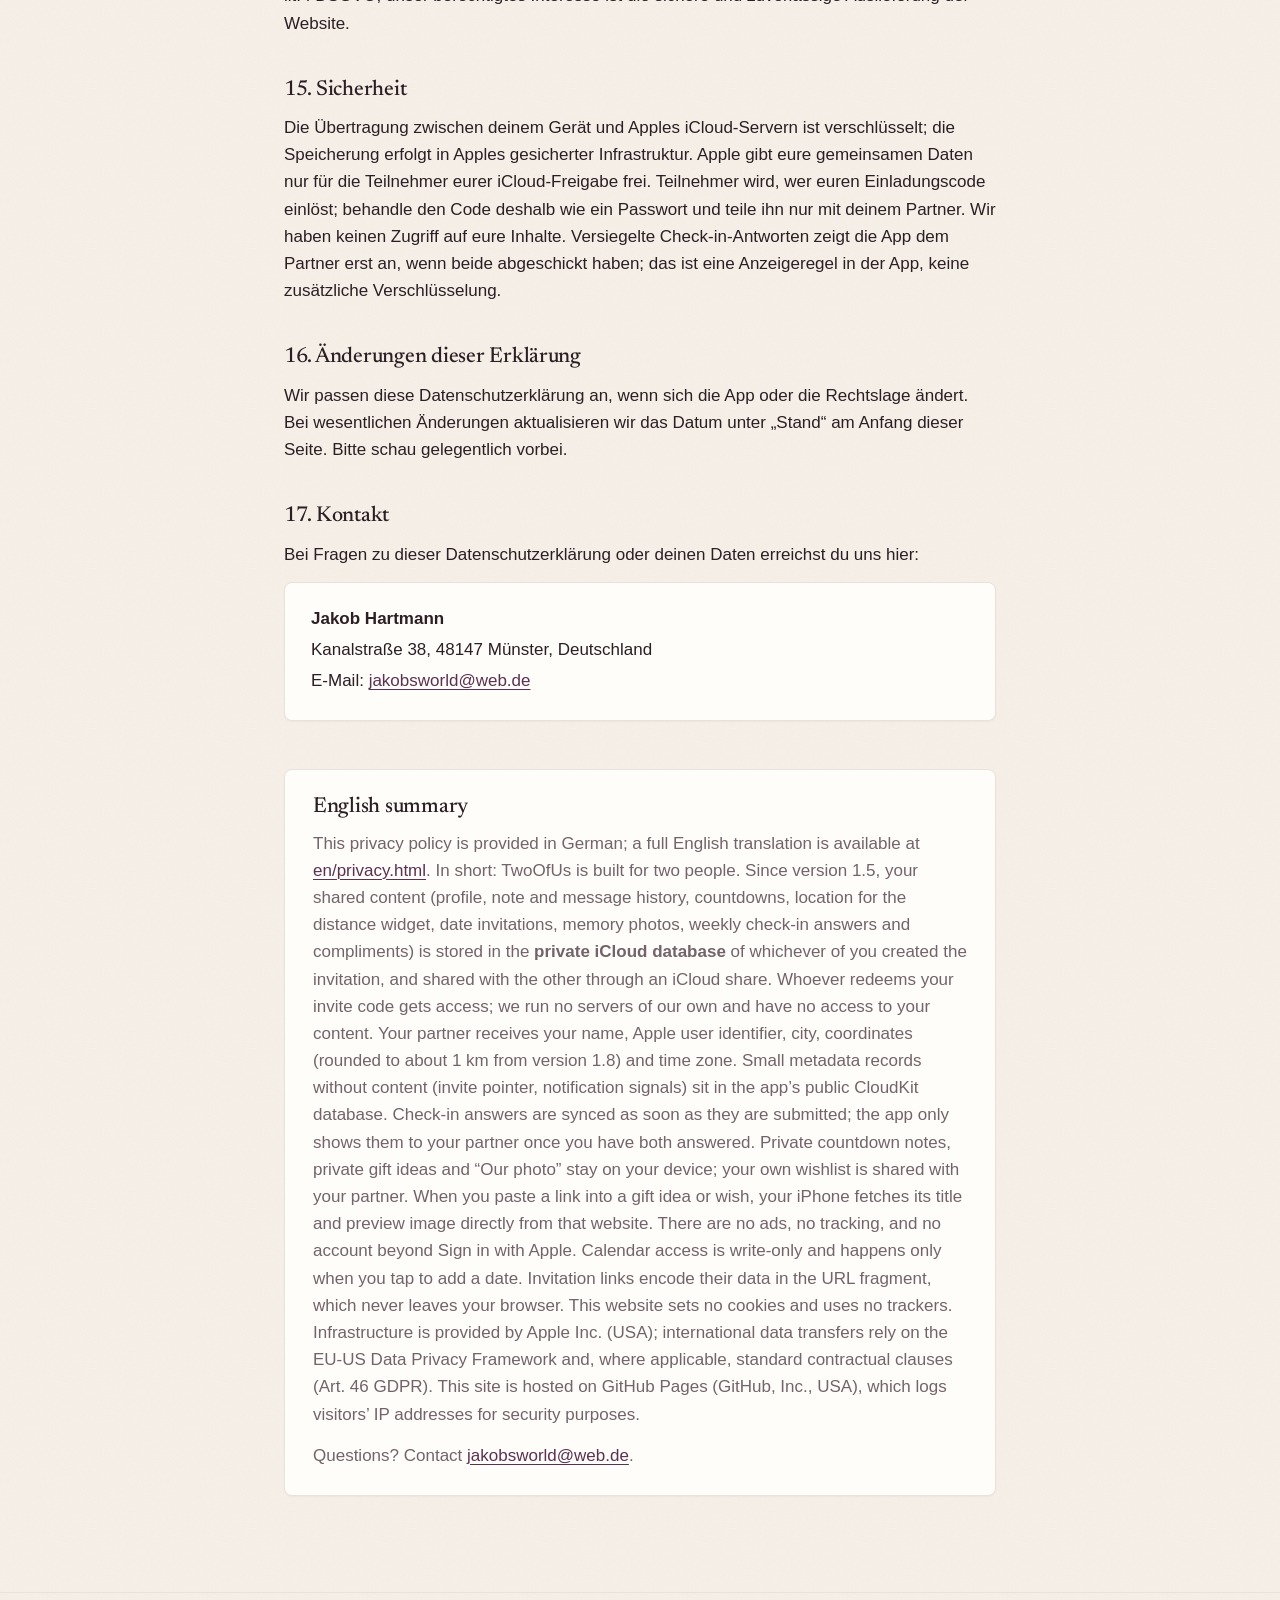
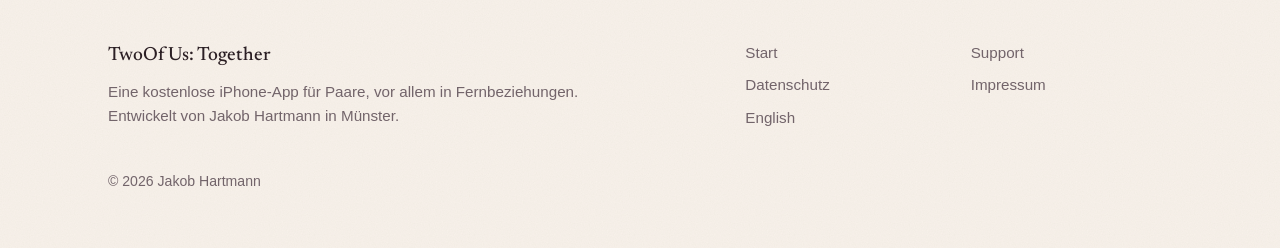
<file: privacy.html>
<!DOCTYPE html>
<html lang="de">
<head>
<meta charset="UTF-8">
<meta name="viewport" content="width=device-width, initial-scale=1.0">
<meta name="apple-itunes-app" content="app-id=6760221551">
<title>Datenschutzerkl&auml;rung &middot; TwoOfUs: Together</title>
<meta name="description" content="Datenschutzerkl&auml;rung der iOS-App TwoOfUs und der TwoOfUs-Website: private iCloud-Speicherung, kein Tracking, keine Cookies, keine eigenen Server.">
<link rel="canonical" href="https://jakobjhartmann.github.io/twoofus.app/privacy.html">
<link rel="alternate" hreflang="de" href="https://jakobjhartmann.github.io/twoofus.app/privacy.html">
<link rel="alternate" hreflang="en" href="https://jakobjhartmann.github.io/twoofus.app/en/privacy.html">
<link rel="alternate" hreflang="x-default" href="https://jakobjhartmann.github.io/twoofus.app/privacy.html">
<link rel="preload" href="assets/fonts/Newsreader.woff2" as="font" type="font/woff2" crossorigin>
<link rel="stylesheet" href="assets/site.css">
<style>
/* Page-specific styles below still use the old token names; map them onto the shared palette. */
:root{--bg:var(--paper);--surface:var(--card);--tint:var(--sand);--text:var(--ink);--text2:var(--muted);--text3:#8A7B72;--accent:var(--plum);--accent2:var(--plum);--success:#4F8A64;--onaccent:#fff;--radius:8px;--shadow:0 1px 2px rgba(43,32,37,.04);--shadow-lg:0 18px 40px -20px rgba(43,32,37,.35)}
.btn{display:inline-flex;align-items:center;gap:9px;border-radius:12px;padding:13px 22px;font-weight:600;text-decoration:none;font-size:1rem;border:none;cursor:pointer}
.btn-primary{background:var(--plum);color:#fff}
.btn-primary:hover{background:var(--plum-2);color:#fff}
.btn-secondary{background:var(--card);color:var(--ink);border:1px solid var(--line)}
.card{background:var(--card);box-shadow:var(--shadow);border:1px solid var(--line);border-radius:var(--radius)}
.page{max-width:760px;margin:0 auto;padding:56px 24px 96px}
.container{max-width:1080px;margin:0 auto}
.page p,.page li,.page h1,.page h2,.support-hero h1,.support-hero p{max-width:none}
.support-hero p{margin:0}
</style>

<style>
.page h1{font-size:clamp(2rem,5vw,2.9rem);letter-spacing:-0.025em;margin-bottom:10px}
.page h2{font-size:1.35rem;margin:42px 0 12px}
.page p{margin-bottom:14px;color:var(--text)}
.page ul{margin:0 0 16px 22px}
.page li{margin-bottom:8px;color:var(--text)}
.page .lead{color:var(--muted);font-size:1.12rem}
.updated{color:var(--text2);font-size:.92rem;margin-bottom:28px}
.highlight{background:var(--tint);border:1px solid var(--line);border-radius:var(--radius);padding:22px 26px;margin-bottom:38px}
.highlight p{margin:0}
.contact-card{background:var(--surface);border:1px solid var(--line);border-radius:var(--radius);box-shadow:var(--shadow);padding:22px 26px;margin:10px 0 4px}
.contact-card p{margin-bottom:4px}
.summary-card{background:var(--surface);border:1px solid var(--line);border-radius:var(--radius);box-shadow:var(--shadow);padding:26px 28px;margin-top:48px}
.summary-card h2{margin:0 0 10px}
.summary-card p{color:var(--text2)}
.summary-card p:last-child{margin-bottom:0}
</style>
<link rel="icon" type="image/png" href="appicon.png"><link rel="apple-touch-icon" href="appicon.png"></head>
<body>
<header class="site-nav">
  <div class="wrap">
    <a class="brand" href="index.html"><img src="appicon.png" alt="" width="32" height="32">TwoOfUs</a>
    <ul class="nav-links">
      <li><a href="index.html#funktionen">Funktionen</a></li>
      <li><a href="index.html#widgets">Widgets</a></li>
      <li><a href="privacy.html" aria-current="page">Datenschutz</a></li>
      <li><a href="support.html">Support</a></li>
      <li><a href="en/privacy.html" hreflang="en" lang="en">English</a></li>
    </ul>
    <a class="store-btn compact" href="https://apps.apple.com/app/id6760221551"><svg viewBox="0 0 24 24" fill="currentColor" aria-hidden="true"><path d="M16.365 1.43c0 1.14-.417 2.2-1.24 3.03-.99.99-2.06 1.56-3.22 1.47-.14-1.11.42-2.28 1.16-3.02.83-.84 2.26-1.46 3.3-1.48zM20.5 17.02c-.56 1.3-.83 1.88-1.55 3.03-1 1.6-2.42 3.6-4.18 3.62-1.56.01-1.96-.99-4.08-.98-2.12.01-2.56.98-4.12.99-1.76.02-3.1-1.79-4.1-3.39C-.4 17.03-.63 11.5 1.34 8.56c.98-1.47 2.53-2.34 3.99-2.34 1.49 0 2.42 1 3.65 1 1.19 0 1.91-1 3.63-1 1.3 0 2.68.71 3.66 1.94-3.22 1.76-2.7 6.36.23 7.86z"/></svg>App laden</a>
    <details class="menu">
      <summary aria-label="Menü öffnen"><svg width="22" height="22" viewBox="0 0 24 24" fill="none" stroke="currentColor" stroke-width="2" stroke-linecap="round" aria-hidden="true"><path d="M4 7h16M4 12h16M4 17h16"/></svg></summary>
      <ul>
        <li><a href="index.html#funktionen">Funktionen</a></li>
        <li><a href="index.html#widgets">Widgets</a></li>
        <li><a href="privacy.html" aria-current="page">Datenschutz</a></li>
        <li><a href="support.html">Support</a></li>
        <li><a href="en/privacy.html" hreflang="en" lang="en">English</a></li>
        <li><a href="https://apps.apple.com/app/id6760221551">Im App Store laden</a></li>
      </ul>
    </details>
  </div>
</header>

<main class="page">
  <h1>Datenschutzerkl&auml;rung</h1>
  <p class="updated">Stand: 22. November 2026</p>

  <div class="highlight">
    <p><strong>Kurz gesagt:</strong> TwoOfUs ist f&uuml;r zwei Menschen gebaut. Eure gemeinsamen Inhalte liegen seit Version 1.5 in der privaten iCloud-Datenbank bei Apple, und zwar in der iCloud desjenigen von euch, der die Einladung erstellt hat. &Uuml;ber eine iCloud-Freigabe kommt der andere an dieselben Daten. Zugriff erh&auml;lt nur, wer euren Einladungscode einl&ouml;st; wir selbst haben keinen Zugriff auf eure Inhalte. Es gibt keine eigenen Server, kein Tracking, keine Werbung und kein Konto au&szlig;er Sign in with Apple. Diese Website setzt keine Cookies und verwendet keine Tracker. Du kannst dein Konto jederzeit in der App l&ouml;schen; was dabei genau gel&ouml;scht wird, steht in Abschnitt 9.</p>
  </div>

  <p class="lead">Diese Datenschutzerkl&auml;rung erkl&auml;rt, welche personenbezogenen Daten die iOS-App TwoOfUs (&bdquo;TwoOfUs&ldquo;, &bdquo;die App&ldquo;, &bdquo;wir&ldquo;) und die TwoOfUs-Website verarbeiten, zu welchem Zweck, auf welcher Rechtsgrundlage und welche Rechte du hast. Sie orientiert sich an der EU-Datenschutz-Grundverordnung (DSGVO). Sie gilt f&uuml;r die aktuelle Version 1.8 und f&uuml;r Version 1.7; wo sich die beiden Versionen unterscheiden, ist das jeweils angegeben.</p>

  <h2>1. Verantwortlicher</h2>
  <p>Verantwortlicher f&uuml;r die Verarbeitung deiner personenbezogenen Daten im Sinne von Art. 4 Nr. 7 DSGVO ist:</p>
  <div class="contact-card">
    <p><strong>Jakob Hartmann</strong></p>
    <p>Kanalstra&szlig;e 38</p>
    <p>48147 M&uuml;nster</p>
    <p>Deutschland</p>
    <p>E-Mail: <a href="mailto:jakobsworld@web.de">jakobsworld@web.de</a></p>
  </div>

  <h2>2. Welche Daten die App verarbeitet</h2>
  <p>TwoOfUs verarbeitet nur, was f&uuml;r die gemeinsamen Funktionen n&ouml;tig ist. Die gemeinsamen Inhalte werden in einer privaten iCloud-Datenbank gespeichert und mit deinem Partner geteilt (siehe Abschnitt 6). Was nur auf deinem Ger&auml;t bleibt, ist unten jeweils vermerkt:</p>
  <ul>
    <li><strong>Apple-Nutzerkennung:</strong> eine stabile, app-spezifische ID aus Sign in with Apple. Sie erlaubt es, dein Konto wiederzuerkennen, ohne dass wir jemals E-Mail-Adresse oder Passwort verarbeiten. Sie wird in deinem Profil-Datensatz in der gemeinsamen Freigabe gespeichert, damit die App euch als Paar zuordnen kann; das Ger&auml;t deines Partners kann sie deshalb lesen.</li>
    <li><strong>Profilname / Initialen:</strong> der Anzeigename, den du w&auml;hlst. Er wird deinem Partner angezeigt und f&uuml;r Initialen in App und Widgets verwendet.</li>
    <li><strong>Standort (optional):</strong> Stadt, Land, Koordinaten und Zeitzone deines Standorts, um die Entfernung f&uuml;r das Distanz-Widget zu berechnen und die Partner-Uhr anzuzeigen. Du kannst eine Stadt aus der Liste w&auml;hlen (dann werden deren Koordinaten und Zeitzone gespeichert) oder deinen Ger&auml;testandort verwenden. Hast du die iOS-Berechtigung erteilt, aktualisiert die App deinen Standort bei gr&ouml;&szlig;eren Ortswechseln automatisch und teilt ihn mit deinem Partner; mit der Berechtigung &bdquo;Immer&ldquo; auch, wenn die App geschlossen ist. Bis Version 1.7 werden die Koordinaten so genau gespeichert und geteilt, wie iOS sie liefert. Ab Version 1.8 werden sie vor dem Speichern und Teilen auf etwa 1&nbsp;km gerundet. Ab Version 1.10 berechnet die App aus diesen Koordinaten au&szlig;erdem lokal auf dem Ger&auml;t den Sonnenstand (Himmel, Sonnenauf- und -untergang) an euren Orten; dabei werden keine zus&auml;tzlichen Daten erhoben oder &uuml;bertragen. Wann die App nach der Berechtigung fragt und wie Stadt und Zeitzone ermittelt werden, steht in Abschnitt 10.</li>
    <li><strong>Gemeinsame Notiz und Nachrichtenverlauf:</strong> eine kurze Notiz (bis zu 100 Zeichen), die im Notiz-Widget erscheint. Eine neue Notiz l&ouml;st eine Mitteilung an deinen Partner aus. Zus&auml;tzlich wird jede gesendete Notiz mit Absender und Zeitpunkt als Eintrag im gemeinsamen Nachrichtenverlauf gespeichert. Diese Eintr&auml;ge bleiben erhalten, bis die gemeinsamen Daten gel&ouml;scht werden (siehe Abschnitte 7 und 9).</li>
    <li><strong>Countdowns:</strong> Zieldatum und optionale Beschriftung eures gemeinsamen Countdowns sowie weiterer Countdowns, die du anlegst. Weitere Countdowns werden auf deinem Ger&auml;t gespeichert und zus&auml;tzlich mit deinem Partner geteilt, der sie sehen, aber nicht &auml;ndern kann.</li>
    <li><strong>Private Countdown-Notizen:</strong> Notizen und Erinnerungen, die du an einen Countdown h&auml;ngst, werden nur lokal auf deinem Ger&auml;t gespeichert. Sie landen nicht in der gemeinsamen iCloud-Datenbank und werden nicht mit deinem Partner geteilt. Die Erinnerungen dazu plant die App als lokale Mitteilung auf deinem Ger&auml;t.</li>
    <li><strong>Wunschliste &bdquo;Meine W&uuml;nsche&ldquo; (ab Version 1.10):</strong> W&uuml;nsche, die du f&uuml;r dich eintr&auml;gst (Titel, optional Link, Preis, Notiz und Anlass). Sie werden wie die anderen gemeinsamen Inhalte in eurer iCloud-Freigabe gespeichert und sind f&uuml;r deinen Partner sichtbar. Nur du kannst deine eigenen W&uuml;nsche &auml;ndern oder l&ouml;schen. L&ouml;scht du dein Konto oder trennst du die Verbindung, l&ouml;scht die App deine W&uuml;nsche aus der Freigabe.</li>
    <li><strong>Private Geschenkideen (ab Version 1.10):</strong> Ideen, die du dir f&uuml;r deinen Partner notierst, die Markierung &bdquo;besorgt&ldquo;, Geburtstag und Jahrestag deines Partners sowie die Erinnerungen daran werden nur lokal auf deinem Ger&auml;t gespeichert. Sie werden nicht in iCloud gespeichert und nicht mit deinem Partner geteilt.</li>
    <li><strong>Link-Vorschauen (ab Version 1.10):</strong> F&uuml;gst du zu einer Idee oder einem Wunsch einen Link ein, l&auml;dt dein iPhone einmalig Titel und Vorschaubild direkt von der verlinkten Website (z.&nbsp;B. eines Shops). Dabei erh&auml;lt dieser Anbieter wie bei jedem Seitenaufruf deine IP-Adresse; wir sind an diesem Abruf nicht beteiligt. Das Vorschaubild wird lokal auf deinem Ger&auml;t gespeichert. Den Link selbst &ouml;ffnet die App nur, wenn du ihn antippst.</li>
    <li><strong>&bdquo;Unser Foto&ldquo; (optional, ab Version 1.10):</strong> ein Foto, das du in den Einstellungen ausw&auml;hlen kannst. Es bleibt nur auf deinem Ger&auml;t.</li>
    <li><strong>Streak-Z&auml;hler:</strong> ein Z&auml;hler eurer aktiven Tage bzw. Check-in-Wochen innerhalb der App.</li>
    <li><strong>Partner-Uhr:</strong> zur Anzeige der lokalen Uhrzeit deines Partners verwendet die App die Zeitzone, die mit seinem Standort gespeichert ist, und zeigt sie mit Name und Stadt an.</li>
    <li><strong>Kopplungscode:</strong> ein kurzer Code im Format XXXX-XXXX, mit dem dein Partner deiner Einladung beitritt. Wer den Code einl&ouml;st, erh&auml;lt Zugriff auf eure gemeinsamen Daten; teile ihn deshalb nur mit deinem Partner. Der Code dient au&szlig;erdem als Kennung f&uuml;r die technischen Datens&auml;tze, &uuml;ber die Mitteilungen ausgel&ouml;st werden (siehe Abschnitte 6 und 11).</li>
    <li><strong>Date-Einladungen (ab Version 1.6):</strong> Inhalt und Gestaltung einer Einladung: gew&auml;hlte Idee, Titel, deine Kartennachricht, Termin (in beiden Zeitzonen), die Gestaltung des Blumenstrau&szlig;es sowie Antworten, Terminvorschl&auml;ge und Reaktionen.</li>
    <li><strong>Fotos in Date-Erinnerungen (ab Version 1.6):</strong> Fotos und optionale Notizen, die ihr nach einem Date zu einer gemeinsamen Erinnerung hinzuf&uuml;gt. Der Zugriff auf deine Fotomediathek erfolgt nur &uuml;ber die iOS-Fotoauswahl und nur, wenn du selbst Fotos ausw&auml;hlst (siehe Abschnitt 12).</li>
    <li><strong>Check-in-Antworten (ab Version 1.6):</strong> deine Antworten auf die Check-in-Fragen und deine Reaktionen auf die Antworten deines Partners. Beim Abschicken werden deine Antworten wie alle gemeinsamen Inhalte in der iCloud-Freigabe gespeichert und auf das Ger&auml;t deines Partners synchronisiert. Ist die Versiegelung aktiv (Standard), zeigt die App deinem Partner deine Antworten erst an, wenn ihr beide abgeschickt habt, und umgekehrt. Das ist eine Anzeigeregel in der App, keine Verschl&uuml;sselung: Die Antworten liegen schon vorher in der Freigabe und auf dem Ger&auml;t deines Partners.</li>
    <li><strong>Komplimente (ab Version 1.6):</strong> S&auml;tze aus euren Check-ins, die ihr in euer gemeinsames Komplimente-Glas legt.</li>
    <li><strong>Technische Metadaten:</strong> ein Einladungs-Verweis und Signal-Datens&auml;tze f&uuml;r Mitteilungen in der &ouml;ffentlichen CloudKit-Datenbank der App. Sie enthalten keine Inhalte (siehe Abschnitt 6).</li>
  </ul>

  <h2>3. Was wir nicht erheben</h2>
  <ul>
    <li>Keine E-Mail-Adresse und kein Passwort: Die Anmeldung l&auml;uft vollst&auml;ndig &uuml;ber Apples Sign in with Apple.</li>
    <li>Keine Zahlungs- oder Rechnungsdaten.</li>
    <li>Keine Werbe-IDs und keine Werbung.</li>
    <li>Kein app- oder website-&uuml;bergreifendes Tracking, keine Analyse- oder Tracking-SDKs von Drittanbietern.</li>
    <li>Keine Cookies und kein Tracking auf dieser Website (siehe Abschnitt 14).</li>
    <li>Wir verkaufen oder vermieten niemals Daten.</li>
  </ul>

  <h2>4. Wof&uuml;r wir die Daten verwenden</h2>
  <p>Wir verwenden die oben genannten Daten ausschlie&szlig;lich f&uuml;r die Kernfunktionen der App: um dich anzumelden, dich mit deinem Partner zu verbinden und die gemeinsamen Funktionen bereitzustellen, also die Widgets (Entfernung, Countdown, Notiz, Partner-Uhr), Nachrichtenverlauf, Date-Einladungen und Erinnerungen, Weekly Check-ins und das Komplimente-Glas. Bestimmte Aktionen (z.&nbsp;B. eine neue Notiz, eine Date-Einladung oder eine Zusage) l&ouml;sen eine Mitteilung an deinen Partner aus. Wir nutzen deine Daten nicht f&uuml;r Profilbildung, Marketing oder andere Zwecke.</p>

  <h2>5. Rechtsgrundlagen (DSGVO)</h2>
  <ul>
    <li><strong>Art. 6 Abs. 1 lit. b DSGVO (Vertragserf&uuml;llung):</strong> Die Verarbeitung von Kontokennung, Profil, Kopplung, Notiz und Nachrichtenverlauf, Countdowns, Streak, Partner-Uhr, Date-Einladungen, Erinnerungen (inkl. der von dir ausgew&auml;hlten Fotos), Check-in-Antworten und Komplimenten sowie deren Weitergabe an deinen Partner ist erforderlich, um den von dir gew&uuml;nschten Dienst bereitzustellen. Foto-Auswahl und Kalendereintrag erfolgen dabei stets nur auf deine eigene, aktive Handlung hin.</li>
    <li><strong>Art. 6 Abs. 1 lit. a DSGVO (Einwilligung):</strong> Dein Ger&auml;testandort wird nur mit deiner ausdr&uuml;cklichen Einwilligung &uuml;ber die iOS-Berechtigungsabfrage verarbeitet. Du kannst diese Einwilligung jederzeit in den iOS-Einstellungen widerrufen.</li>
    <li><strong>Art. 6 Abs. 1 lit. f DSGVO (berechtigte Interessen):</strong> Sicherheit und Integrit&auml;t des Dienstes, Missbrauchsvermeidung sowie die technisch notwendige Auslieferung dieser Website.</li>
  </ul>

  <h2>6. Speicherung in iCloud und Empf&auml;nger</h2>
  <p><strong>Private iCloud-Datenbank:</strong> Eure gemeinsamen Inhalte liegen seit Version 1.5 in einem eigenen Bereich der <strong>privaten iCloud-Datenbank (Apple CloudKit)</strong> desjenigen von euch, der die Einladung erstellt hat, und z&auml;hlen zu dessen iCloud-Speicher. &Uuml;ber eine von Apple verwaltete iCloud-Freigabe kann der andere Partner diese Daten lesen und bearbeiten. Zugriff auf die Freigabe erh&auml;lt, wer euren Einladungscode einl&ouml;st. Wir betreiben keine eigenen Server und keine eigene Datenbank und haben keinen Zugriff auf eure Inhalte.</p>
  <p><strong>Paare aus der Zeit vor Version 1.5:</strong> Wer sich vor Version 1.5 verbunden und noch nicht auf die private iCloud umgestellt hat, synchronisiert Profil (Name, Stadt, Koordinaten), Notiz, Countdown und Streak weiterhin &uuml;ber Datens&auml;tze in der &ouml;ffentlichen CloudKit-Datenbank, die &uuml;ber euren Kopplungscode gefunden werden. Die App bietet diesen Paaren die Umstellung an.</p>
  <p><strong>&Ouml;ffentliche CloudKit-Datenbank (Metadaten ohne Inhalte):</strong> F&uuml;r zwei technische Zwecke legt die App kleine Datens&auml;tze in der &ouml;ffentlichen CloudKit-Datenbank der App ab, die nicht privat ist:</p>
  <ul>
    <li><strong>Einladungs-Verweis:</strong> Solange eine Einladung offen ist, liegt dort ein Datensatz mit dem Kopplungscode als Namen und dem Link zu eurer iCloud-Freigabe. Die App des Einladenden l&ouml;scht ihn, sobald sie bemerkt, dass dein Partner beigetreten ist, wenn die Einladung abgebrochen wird, oder bei einem App-Start, wenn er &auml;lter als 72 Stunden und nicht angenommen ist. Verl&auml;sst dein Partner die Verbindung, legt die App den Verweis f&uuml;r denselben Code erneut an, damit ihr euch wieder verbinden k&ouml;nnt.</li>
    <li><strong>Signal-Datens&auml;tze f&uuml;r Mitteilungen:</strong> Wenn du z.&nbsp;B. eine Notiz schreibst, eine Date-Einladung schickst oder darauf antwortest, aktualisiert die App einen Datensatz mit eurem Kopplungscode, deiner Rolle in der Kopplung (einladend oder eingeladen), der Art des Ereignisses und dem Zeitpunkt. Pro Ger&auml;t und Ereignisart gibt es nur einen solchen Datensatz, der bei jedem Ereignis &uuml;berschrieben wird. Beim Trennen der Verbindung und beim L&ouml;schen des Kontos entfernt die App die Datens&auml;tze dieses Ger&auml;ts nach M&ouml;glichkeit. Wie daraus Mitteilungen werden, steht in Abschnitt 11.</li>
  </ul>
  <p><strong>Empf&auml;nger: dein Partner.</strong> Wer mit dir verbunden ist, erh&auml;lt &uuml;ber die Freigabe alle gemeinsamen Inhalte aus Abschnitt 2 auf sein Ger&auml;t, darunter deinen Profilnamen, deine Apple-Nutzerkennung, deine Stadt und dein Land, deine Koordinaten (bis Version 1.7 in der von iOS gelieferten Genauigkeit, ab Version 1.8 auf etwa 1&nbsp;km gerundet) und deine Zeitzone. Deine privaten Countdown-Notizen verlassen dein Ger&auml;t nicht.</p>
  <p><strong>Empf&auml;nger: Apple.</strong> Apple Inc. stellt die Infrastruktur bereit (iCloud/CloudKit, Sign in with Apple, Push-Mitteilungen und den Geodienst, der Koordinaten in Ortsnamen und Zeitzone &uuml;bersetzt, siehe Abschnitt 10). F&uuml;r diese Dienste gilt Apples Datenschutzerkl&auml;rung: <a href="https://www.apple.com/privacy/" target="_blank" rel="noopener">apple.com/privacy</a>.</p>
  <p><strong>Antworten &uuml;ber WhatsApp (optional):</strong> Beim Check-in kannst du auf eine Antwort deines Partners &uuml;ber WhatsApp reagieren. Tippst du darauf, &uuml;bergibt die App den zitierten Satz &uuml;ber einen wa.me-Link an WhatsApp; ist WhatsApp nicht installiert, &ouml;ffnet sich die wa.me-Seite im Browser. Der Text geht dann an WhatsApp (Meta), f&uuml;r das dessen eigene Datenschutzbestimmungen gelten. Ohne dein Tippen wird nichts an WhatsApp &uuml;bertragen.</p>
  <p><strong>&Uuml;bermittlung in Drittl&auml;nder (USA):</strong> Anbieter der genutzten Infrastruktur ist Apple Inc. mit Sitz in den USA; im Rahmen von iCloud/CloudKit k&ouml;nnen personenbezogene Daten dorthin &uuml;bermittelt werden. Rechtsgrundlage ist der Angemessenheitsbeschluss der EU-Kommission zum <a href="https://www.dataprivacyframework.gov/" target="_blank" rel="noopener">EU-US Data Privacy Framework</a> (soweit der jeweilige Empf&auml;nger zertifiziert ist), erg&auml;nzend Standardvertragsklauseln nach Art. 46 DSGVO. Auch diese Website wird &uuml;ber GitHub Pages (GitHub, Inc., USA) bereitgestellt; dabei verarbeitet GitHub deine IP-Adresse auf derselben Grundlage (siehe Abschnitt 14).</p>

  <h2>7. Speicherdauer</h2>
  <p>Daten aus der App speichern wir nicht selbst, weil wir keine eigenen Server betreiben. F&uuml;r die Daten in iCloud und auf deinem Ger&auml;t gilt:</p>
  <ul>
    <li><strong>Gemeinsame Inhalte</strong> (Profil, Standort, Notiz und Nachrichtenverlauf, Countdowns, Einladungen, Erinnerungen und Fotos, Check-in-Antworten, Komplimente, Wunschliste) bleiben in der iCloud des Einladenden, damit ihr beide sie sehen k&ouml;nnt, bis sie gel&ouml;scht werden: einzeln in der App, wo das vorgesehen ist, vollst&auml;ndig &uuml;ber &bdquo;Trennen und gemeinsame Daten l&ouml;schen&ldquo; (nur f&uuml;r den Einladenden) oder beim L&ouml;schen des Kontos (siehe Abschnitt 9).</li>
    <li><strong>Nach dem Trennen</strong> ohne L&ouml;schen bleiben die gemeinsamen Inhalte in der iCloud des Einladenden erhalten, damit ihr euch sp&auml;ter wieder verbinden k&ouml;nnt. Der Profil-Datensatz des fr&uuml;heren Partners wird entfernt, sobald der Einladende eine neue Einladung erstellt.</li>
    <li><strong>Einladungs-Verweis und Signal-Datens&auml;tze:</strong> wie in Abschnitt 6 beschrieben.</li>
    <li><strong>Lokale Daten</strong> auf deinem Ger&auml;t (zwischengespeicherte Inhalte, deine Countdowns, private Countdown-Notizen): bis du dein Konto in der App l&ouml;schst oder die App von deinem Ger&auml;t entfernst.</li>
    <li>F&uuml;r Sicherungen innerhalb der iCloud-Infrastruktur gelten Apples eigene L&ouml;sch- und Aufbewahrungszyklen.</li>
  </ul>

  <h2>8. Deine Rechte</h2>
  <p>Nach der DSGVO hast du das Recht auf:</p>
  <ul>
    <li>Auskunft &uuml;ber die zu deiner Person gespeicherten Daten (Art. 15);</li>
    <li>Berichtigung unrichtiger Daten (Art. 16);</li>
    <li>L&ouml;schung deiner Daten (Art. 17);</li>
    <li>Einschr&auml;nkung der Verarbeitung (Art. 18);</li>
    <li>Daten&uuml;bertragbarkeit (Art. 20);</li>
    <li>Widerspruch gegen Verarbeitungen auf Basis berechtigter Interessen (Art. 21);</li>
    <li>Widerruf erteilter Einwilligungen mit Wirkung f&uuml;r die Zukunft (Art. 7 Abs. 3);</li>
    <li>Beschwerde bei einer Aufsichtsbeh&ouml;rde (Art. 77).</li>
  </ul>
  <p>Um diese Rechte auszu&uuml;ben, schreib uns an <a href="mailto:jakobsworld@web.de">jakobsworld@web.de</a>. Da eure Inhalte nicht bei uns, sondern in iCloud liegen, k&ouml;nnen wir sie nicht selbst einsehen oder l&ouml;schen; die L&ouml;schm&ouml;glichkeiten in App und iOS beschreibt Abschnitt 9.</p>

  <h2>9. Konto l&ouml;schen</h2>
  <p>Du beh&auml;ltst die Kontrolle. In der App kannst du dein Konto unter <strong>Einstellungen &rarr; Konto &rarr; &bdquo;Konto l&ouml;schen&ldquo;</strong> l&ouml;schen. Das meldet dich ab und setzt die lokal gespeicherten App-Daten auf diesem Ger&auml;t zur&uuml;ck, einschlie&szlig;lich deiner Countdowns und privaten Countdown-Notizen. In iCloud passiert Folgendes:</p>
  <ul>
    <li><strong>Wenn du die Einladung erstellt hast</strong> (die gemeinsamen Daten liegen in deiner iCloud): Die App l&ouml;scht den gemeinsamen Bereich in deiner iCloud mit allen gemeinsamen Inhalten, auch mit denen, die dein Partner beigetragen hat; dein Partner verliert den Zugriff. Bis Version 1.7 geschieht das nur, solange ihr noch verbunden seid. Hast du die Verbindung vorher getrennt, bleiben die Daten in Version 1.7 in deiner iCloud. Willst du in Version 1.7 trennen und alles l&ouml;schen, w&auml;hle beim Trennen &bdquo;Trennen und gemeinsame Daten l&ouml;schen&ldquo;; hast du bereits getrennt, l&ouml;sche die Daten in iOS (siehe unten). Ab Version 1.8 l&ouml;scht &bdquo;Konto l&ouml;schen&ldquo; den gemeinsamen Bereich in deiner iCloud immer, auch nach einem fr&uuml;heren Trennen.</li>
    <li><strong>Wenn du per Code beigetreten bist:</strong> Dein Zugriff auf die Freigabe endet. Bis Version 1.7 bleiben dein Profil-Datensatz (Name, Apple-Nutzerkennung, Stadt, Koordinaten, Zeitzone) und die Inhalte, die du beigetragen hast, in der iCloud deines Partners. Ab Version 1.8 werden die Angaben in deinem Profil-Datensatz (Name, K&uuml;rzel, Apple-Nutzerkennung, Stadt, Land, Koordinaten, Zeitzone) gel&ouml;scht; gemeinsame Inhalte wie Erinnerungen und Check-in-Antworten bleiben bei deinem Partner.</li>
  </ul>
  <p>Daten in deiner eigenen iCloud kannst du au&szlig;erdem jederzeit in iOS l&ouml;schen: <strong>Einstellungen &rarr; [dein Name] &rarr; iCloud &rarr; Speicher verwalten &rarr; TwoOfUs</strong>. Zus&auml;tzlich kannst du der App in den iOS-Einstellungen unter deinem Apple-Account den Zugriff auf Sign in with Apple entziehen. Auf Daten in der iCloud deines Partners haben wir keinen Zugriff und k&ouml;nnen sie deshalb auch nicht f&uuml;r dich l&ouml;schen. Bei Fragen hilft dir <a href="mailto:jakobsworld@web.de">jakobsworld@web.de</a>.</p>

  <h2>10. Standortberechtigungen</h2>
  <p>Das Distanz-Widget ben&ouml;tigt deinen Standort, um zu berechnen, wie weit ihr voneinander entfernt seid. F&uuml;r den Ger&auml;testandort fragt iOS dich nach der Berechtigung: in Version 1.7 beim ersten &Ouml;ffnen des Hauptbildschirms, ab Version 1.8 erst, wenn du die Entfernung einrichtest. Du kannst &bdquo;Beim Verwenden&ldquo; oder &bdquo;Immer&ldquo; w&auml;hlen. &bdquo;Immer&ldquo; erm&ouml;glicht Hintergrund-Updates bei signifikanten Standort&auml;nderungen, damit die Entfernung auch bei geschlossener App aktuell bleibt. Jeder neue Standort wird mit deinem Partner geteilt (siehe Abschnitt 6).</p>
  <p>Um aus deinen Koordinaten Stadt, Land und Zeitzone zu bestimmen, &uuml;bermittelt die App sie an Apples Geodienst (MapKit bzw. Core Location); daf&uuml;r gilt Apples Datenschutzerkl&auml;rung. Liefert der Dienst keine Zeitzone, verwendet die App die Zeitzone deines Ger&auml;ts.</p>
  <p>Du kannst die Berechtigung jederzeit &auml;ndern oder entziehen unter iOS <strong>Einstellungen &rarr; Datenschutz &amp; Sicherheit &rarr; Ortungsdienste &rarr; TwoOfUs</strong>. Ohne Standort funktioniert die App weiter, nur die Distanz-Funktion ist dann aus.</p>

  <h2>11. Mitteilungen (Push)</h2>
  <p>TwoOfUs sendet dir Mitteilungen, damit du nichts verpasst: etwa wenn dein Partner eine neue Notiz schreibt, dir eine Date-Einladung schickt, eine Einladung annimmt, einen anderen Zeitpunkt vorschl&auml;gt, Fotos zu einer Erinnerung hinzuf&uuml;gt, einen Check-in abschlie&szlig;t oder dich an den Check-in erinnert.</p>
  <p>Wir betreiben daf&uuml;r keinen eigenen Push-Server. Die App deines Partners aktualisiert einen der Signal-Datens&auml;tze aus Abschnitt 6, und Apple stellt dir &uuml;ber ein f&uuml;r dein Ger&auml;t registriertes CloudKit-Abonnement eine Mitteilung &uuml;ber den Apple Push Notification Service zu. Diese Mitteilungen enthalten einen festen Text, nicht die Inhalte eurer Notizen oder Antworten. Au&szlig;erdem weckt Apple die App mit stillen Benachrichtigungen, wenn sich gemeinsame Daten ge&auml;ndert haben, damit sie synchronisieren kann. Erinnerungen an euren Weekly Check-in und an Countdown-Notizen plant die App lokal auf deinem Ger&auml;t.</p>
  <p>Du kannst Mitteilungen jederzeit deaktivieren unter iOS <strong>Einstellungen &rarr; Mitteilungen &rarr; TwoOfUs</strong>.</p>

  <h2>12. Fotos &amp; Fotomediathek</h2>
  <p>F&uuml;r Date-Erinnerungen kannst du Fotos hinzuf&uuml;gen. Der Zugriff auf deine Fotomediathek erfolgt ausschlie&szlig;lich &uuml;ber die iOS-Fotoauswahl und nur dann, wenn du aktiv Fotos ausw&auml;hlst; die App liest deine Mediathek nicht im Hintergrund. Ausgew&auml;hlte Fotos werden in eurer gemeinsamen iCloud-Freigabe gespeichert (siehe Abschnitt 6) und sind f&uuml;r dich und deinen Partner sichtbar.</p>

  <h2>13. Kalenderzugriff</h2>
  <p>Wenn ihr ein Date vereinbart habt, kannst du es mit einem Tipp in deinen iOS-Kalender eintragen. Dieser Zugriff ist <strong>rein schreibend</strong> und erfolgt <strong>nur auf deine ausdr&uuml;ckliche Aktion</strong> hin (&bdquo;Zum iOS-Kalender hinzuf&uuml;gen&ldquo;). TwoOfUs liest deinen Kalender nicht aus. Der eingetragene Termin liegt danach in deinem eigenen Kalender-Account und unterliegt dessen Einstellungen.</p>

  <h2>14. Einladungs-Links &amp; diese Website</h2>
  <p><strong>Einladungs-Links:</strong> Eine Date-Einladung kannst du als Link teilen (ein Link auf die TwoOfUs-Website). Die Einladungsdaten sind dabei im sogenannten Fragment des Links kodiert, also im Teil hinter dem <strong>#</strong>. Das Fragment wird vom Browser technisch bedingt <strong>nicht an Server &uuml;bertragen</strong>: &Ouml;ffnet dein Partner den Link, wird die Einladung ausschlie&szlig;lich lokal im Browser dargestellt. Weder wir noch der Hosting-Anbieter der Website erhalten den Inhalt der Einladung. Nach dem Date zeigt die Einladungsseite die Einladung nicht mehr an; der Link selbst enth&auml;lt die Daten aber weiterhin. Wer den Link hat, kann den Inhalt lesen; teile ihn deshalb nur mit deinem Partner.</p>
  <p><strong>Website:</strong> Diese Website ist statisch und wird &uuml;ber GitHub Pages (GitHub, Inc., USA) bereitgestellt. Sie setzt keine Cookies, verwendet keine Tracker und keine Analyse-Dienste und l&auml;dt keine Schriften, Skripte oder sonstigen Inhalte von Drittservern nach. Beim Aufruf verarbeitet GitHub technisch bedingt deine IP-Adresse, um die Seiten auszuliefern, und protokolliert sie nach eigenen Angaben aus Sicherheitsgr&uuml;nden in Server-Logs. Wir haben auf diese Logs keinen Zugriff und werten sie nicht aus; die Speicherdauer legt GitHub fest. Einzelheiten stehen in der <a href="https://docs.github.com/en/site-policy/privacy-policies/github-general-privacy-statement" target="_blank" rel="noopener">Datenschutzerkl&auml;rung von GitHub</a>. Rechtsgrundlage ist Art. 6 Abs. 1 lit. f DSGVO; unser berechtigtes Interesse ist die sichere und zuverl&auml;ssige Auslieferung der Website.</p>

  <h2>15. Sicherheit</h2>
  <p>Die &Uuml;bertragung zwischen deinem Ger&auml;t und Apples iCloud-Servern ist verschl&uuml;sselt; die Speicherung erfolgt in Apples gesicherter Infrastruktur. Apple gibt eure gemeinsamen Daten nur f&uuml;r die Teilnehmer eurer iCloud-Freigabe frei. Teilnehmer wird, wer euren Einladungscode einl&ouml;st; behandle den Code deshalb wie ein Passwort und teile ihn nur mit deinem Partner. Wir haben keinen Zugriff auf eure Inhalte. Versiegelte Check-in-Antworten zeigt die App dem Partner erst an, wenn beide abgeschickt haben; das ist eine Anzeigeregel in der App, keine zus&auml;tzliche Verschl&uuml;sselung.</p>

  <h2>16. &Auml;nderungen dieser Erkl&auml;rung</h2>
  <p>Wir passen diese Datenschutzerkl&auml;rung an, wenn sich die App oder die Rechtslage &auml;ndert. Bei wesentlichen &Auml;nderungen aktualisieren wir das Datum unter &bdquo;Stand&ldquo; am Anfang dieser Seite. Bitte schau gelegentlich vorbei.</p>

  <h2>17. Kontakt</h2>
  <p>Bei Fragen zu dieser Datenschutzerkl&auml;rung oder deinen Daten erreichst du uns hier:</p>
  <div class="contact-card">
    <p><strong>Jakob Hartmann</strong></p>
    <p>Kanalstra&szlig;e 38, 48147 M&uuml;nster, Deutschland</p>
    <p>E-Mail: <a href="mailto:jakobsworld@web.de">jakobsworld@web.de</a></p>
  </div>

  <div class="summary-card" lang="en">
    <h2>English summary</h2>
    <p>This privacy policy is provided in German; a full English translation is available at <a href="en/privacy.html" hreflang="en">en/privacy.html</a>. In short: TwoOfUs is built for two people. Since version 1.5, your shared content (profile, note and message history, countdowns, location for the distance widget, date invitations, memory photos, weekly check-in answers and compliments) is stored in the <strong>private iCloud database</strong> of whichever of you created the invitation, and shared with the other through an iCloud share. Whoever redeems your invite code gets access; we run no servers of our own and have no access to your content. Your partner receives your name, Apple user identifier, city, coordinates (rounded to about 1&nbsp;km from version 1.8) and time zone. Small metadata records without content (invite pointer, notification signals) sit in the app&rsquo;s public CloudKit database. Check-in answers are synced as soon as they are submitted; the app only shows them to your partner once you have both answered. Private countdown notes, private gift ideas and &ldquo;Our photo&rdquo; stay on your device; your own wishlist is shared with your partner. When you paste a link into a gift idea or wish, your iPhone fetches its title and preview image directly from that website. There are no ads, no tracking, and no account beyond Sign in with Apple. Calendar access is write-only and happens only when you tap to add a date. Invitation links encode their data in the URL fragment, which never leaves your browser. This website sets no cookies and uses no trackers. Infrastructure is provided by Apple Inc. (USA); international data transfers rely on the EU-US Data Privacy Framework and, where applicable, standard contractual clauses (Art. 46 GDPR). This site is hosted on GitHub Pages (GitHub, Inc., USA), which logs visitors&rsquo; IP addresses for security purposes.</p>
    <p>Questions? Contact <a href="mailto:jakobsworld@web.de">jakobsworld@web.de</a>.</p>
  </div>
</main>

<footer class="site-footer">
  <div class="wrap">
    <div class="about">
      <strong>TwoOfUs: Together</strong>
      <p>Eine kostenlose iPhone-App für Paare, vor allem in Fernbeziehungen. Entwickelt von Jakob Hartmann in Münster.</p>
    </div>
    <nav aria-label="Fußzeile">
      <ul>
        <li><a href="index.html">Start</a></li>
        <li><a href="support.html">Support</a></li>
        <li><a href="privacy.html">Datenschutz</a></li>
        <li><a href="imprint.html">Impressum</a></li>
        <li><a href="en/privacy.html">English</a></li>
      </ul>
    </nav>
    <p class="legal">© 2026 Jakob Hartmann</p>
  </div>
</footer>
</body>
</html>
</file>
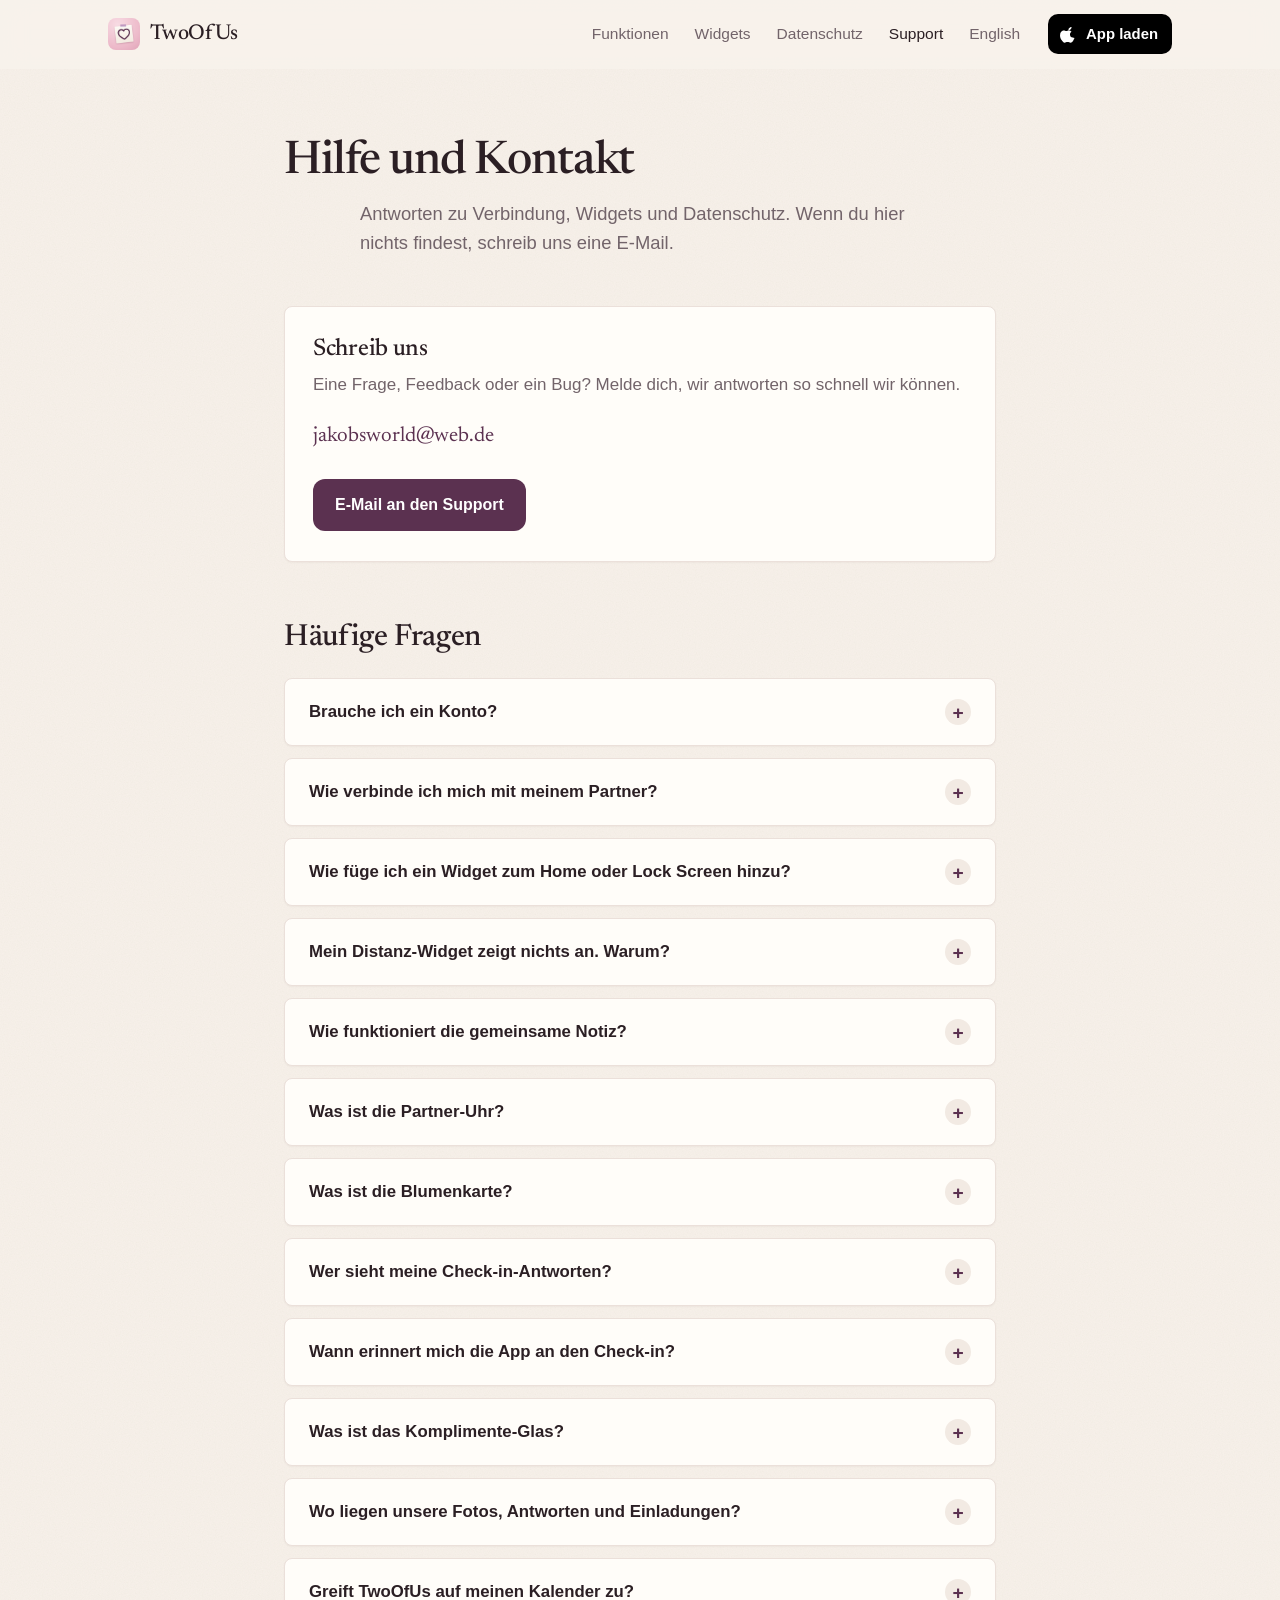
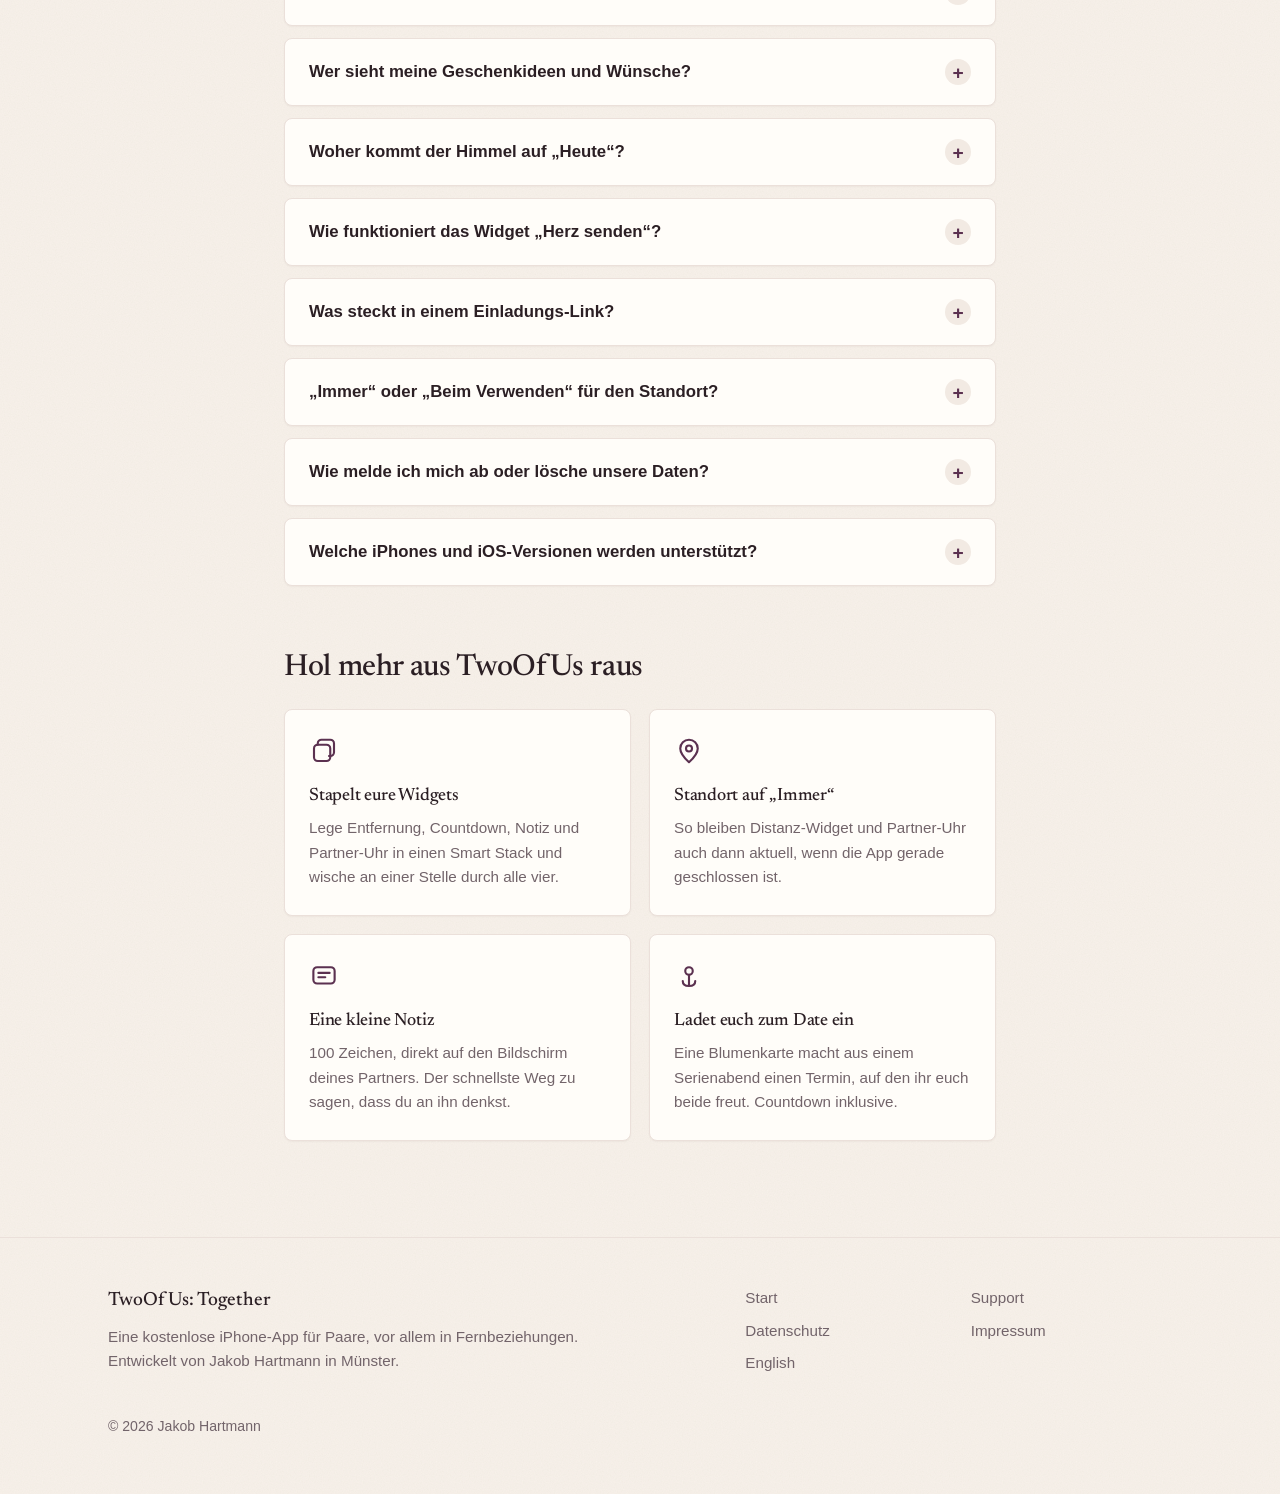
<file: support.html>
<!DOCTYPE html>
<html lang="de">
<head>
<meta charset="UTF-8">
<meta name="viewport" content="width=device-width, initial-scale=1.0">
<meta name="apple-itunes-app" content="app-id=6760221551">
<title>Support &middot; TwoOfUs: Together</title>
<meta name="description" content="Hilfe und h&auml;ufige Fragen zur iOS-App TwoOfUs: Widgets, Kopplung, Blumenkarte, Weekly Check-ins, Komplimente-Glas, Standort und Datenschutz.">
<link rel="canonical" href="https://jakobjhartmann.github.io/twoofus.app/support.html">
<link rel="alternate" hreflang="de" href="https://jakobjhartmann.github.io/twoofus.app/support.html">
<link rel="alternate" hreflang="en" href="https://jakobjhartmann.github.io/twoofus.app/en/support.html">
<link rel="alternate" hreflang="x-default" href="https://jakobjhartmann.github.io/twoofus.app/support.html">
<link rel="preload" href="assets/fonts/Newsreader.woff2" as="font" type="font/woff2" crossorigin>
<link rel="stylesheet" href="assets/site.css">
<style>
/* Page-specific styles below still use the old token names; map them onto the shared palette. */
:root{--bg:var(--paper);--surface:var(--card);--tint:var(--sand);--text:var(--ink);--text2:var(--muted);--text3:#8A7B72;--accent:var(--plum);--accent2:var(--plum);--success:#4F8A64;--onaccent:#fff;--radius:8px;--shadow:0 1px 2px rgba(43,32,37,.04);--shadow-lg:0 18px 40px -20px rgba(43,32,37,.35)}
.btn{display:inline-flex;align-items:center;gap:9px;border-radius:12px;padding:13px 22px;font-weight:600;text-decoration:none;font-size:1rem;border:none;cursor:pointer}
.btn-primary{background:var(--plum);color:#fff}
.btn-primary:hover{background:var(--plum-2);color:#fff}
.btn-secondary{background:var(--card);color:var(--ink);border:1px solid var(--line)}
.card{background:var(--card);box-shadow:var(--shadow);border:1px solid var(--line);border-radius:var(--radius)}
.page{max-width:760px;margin:0 auto;padding:56px 24px 96px}
.container{max-width:1080px;margin:0 auto}
.page p,.page li,.page h1,.page h2,.support-hero h1,.support-hero p{max-width:none}
.support-hero p{margin:0}
</style>

<style>
.support-hero{margin-bottom:48px}
.support-hero h1{font-size:clamp(2rem,5vw,2.9rem);letter-spacing:-0.025em;margin:14px 0 12px}
.support-hero p{color:var(--muted);font-size:1.15rem;max-width:560px;margin:0 auto}
.contact-card{padding:30px 28px;margin-bottom:60px}
.contact-card h2{font-size:1.5rem;margin-bottom:8px}
.contact-card p{color:var(--text2);margin-bottom:22px}
.contact-email{display:inline-block;font-family:var(--serif);font-size:1.3rem;color:var(--accent);text-decoration:none;margin-bottom:26px}
.contact-email:hover{color:var(--accent2)}
.section-head{margin-bottom:24px}
.section-head h2{font-size:1.9rem;margin-top:6px}
.faq-list{display:flex;flex-direction:column;gap:12px;margin-bottom:66px}
.faq-item{overflow:hidden}
.faq-q{display:flex;justify-content:space-between;align-items:center;gap:16px;width:100%;text-align:left;background:none;border:none;cursor:pointer;padding:20px 24px;font-family:var(--sans);font-size:1.05rem;font-weight:600;color:var(--text)}
.faq-toggle{flex-shrink:0;width:26px;height:26px;border-radius:50%;background:var(--tint);color:var(--accent);display:flex;align-items:center;justify-content:center;font-size:1.2rem;line-height:1;transition:transform .25s ease}
.faq-item.open .faq-toggle{transform:rotate(45deg)}
.faq-a{max-height:0;overflow:hidden;transition:max-height .32s ease;color:var(--text2)}
.faq-item.open .faq-a{max-height:520px}
.faq-a p{padding:0 24px 22px}
.faq-a code{background:var(--tint);color:var(--accent2);padding:2px 7px;border-radius:6px;font-size:.9em;font-family:var(--serif)}
.tips-grid{display:grid;grid-template-columns:repeat(auto-fit,minmax(230px,1fr));gap:18px}
.tip{padding:26px 24px}
.tip-icon{margin-bottom:12px;color:var(--accent)}
.tip-icon svg{width:30px;height:30px}
.tip h3{font-size:1.12rem;margin-bottom:8px}
.tip p{color:var(--text2);font-size:.95rem;margin:0}
</style>
<link rel="icon" type="image/png" href="appicon.png"><link rel="apple-touch-icon" href="appicon.png"><script type="application/ld+json">
{
  "@context": "https://schema.org",
  "@type": "FAQPage",
  "mainEntity": [
    {
      "@type": "Question",
      "name": "Brauche ich ein Konto?",
      "acceptedAnswer": {
        "@type": "Answer",
        "text": "Ja, TwoOfUs nutzt Sign in with Apple. Das ist die einzige Anmeldemethode, es gibt also kein extra Passwort. Dein Apple-Account hält eure Daten privat und synchronisiert sie über iCloud."
      }
    },
    {
      "@type": "Question",
      "name": "Wie verbinde ich mich mit meinem Partner?",
      "acceptedAnswer": {
        "@type": "Answer",
        "text": "Einer von euch erzeugt einen Einladungscode im Format XXXX-XXXX. Teile ihn mit deinem Partner, der ihn in seiner App eingibt. Sobald der Code angenommen ist, sind eure Geräte gekoppelt und eure Widgets beginnen zu syncen."
      }
    },
    {
      "@type": "Question",
      "name": "Wie füge ich ein Widget zum Home oder Lock Screen hinzu?",
      "acceptedAnswer": {
        "@type": "Answer",
        "text": "Auf dem Home Screen hältst du eine freie Fläche gedrückt, bis die Symbole wackeln, tippst auf das + (oder Bearbeiten → Widget hinzufügen), suchst nach TwoOfUs, wählst eine Größe und platzierst es. Für den Lock Screen hältst du den Sperrbildschirm gedrückt, tippst auf Anpassen, wählst einen Widget-Bereich und fügst das gewünschte TwoOfUs-Widget hinzu."
      }
    },
    {
      "@type": "Question",
      "name": "Mein Distanz-Widget zeigt nichts an. Warum?",
      "acceptedAnswer": {
        "@type": "Answer",
        "text": "Das Distanz-Widget braucht die Standortberechtigung, um zu berechnen, wie weit ihr voneinander entfernt seid. Öffne Einstellungen → TwoOfUs → Standort und stelle sicher, dass der Zugriff erlaubt ist. Beide Partner müssen den Standort aktiviert haben, damit die Entfernung erscheint."
      }
    },
    {
      "@type": "Question",
      "name": "Wie funktioniert die gemeinsame Notiz?",
      "acceptedAnswer": {
        "@type": "Answer",
        "text": "Ihr teilt euch eine Notiz mit bis zu 100 Zeichen. Schreibst du eine neue, ersetzt sie die alte im Widget und dein Partner bekommt eine Mitteilung. So landet ein kurzes „Denk an dich“ direkt auf seinem Bildschirm. Frühere Notizen findet ihr im gemeinsamen Nachrichtenverlauf in der App."
      }
    },
    {
      "@type": "Question",
      "name": "Was ist die Partner-Uhr?",
      "acceptedAnswer": {
        "@type": "Answer",
        "text": "Die Partner-Uhr zeigt die aktuelle lokale Uhrzeit deines Partners mit Name und Stadt, ideal für Fernbeziehungen über Zeitzonen hinweg. Sie wird aus dem Standort abgeleitet und aktualisiert sich im Minutentakt, damit du immer weißt, ob drüben gerade Morgen oder Mitternacht ist."
      }
    },
    {
      "@type": "Question",
      "name": "Was ist die Blumenkarte?",
      "acceptedAnswer": {
        "@type": "Answer",
        "text": "Die Blumenkarte ist eine Date-Einladung zum Auspacken: Du wählst eine Date-Idee, schreibst eine Karte, bindest einen Blumenstrauß aus Blumen, Papier und Band und schickst alles los. Dein Partner packt den Strauß in der App aus und findet deine Karte darin. Er kann annehmen oder einen anderen Zeitpunkt vorschlagen; die Uhrzeiten rechnet TwoOfUs automatisch in beide Zeitzonen um. Angenommene Dates landen auf Wunsch im iOS-Kalender und der Countdown startet von selbst."
      }
    },
    {
      "@type": "Question",
      "name": "Wer sieht meine Check-in-Antworten?",
      "acceptedAnswer": {
        "@type": "Answer",
        "text": "Dein Partner, und der erst zum richtigen Zeitpunkt: Ist die Versiegelung aktiv, zeigt die App deinem Partner deine Antworten erst, wenn ihr beide abgeschickt habt, und umgekehrt. Dann öffnen sich beide gleichzeitig. Gespeichert und auf beide Geräte synchronisiert werden die Antworten schon beim Abschicken, in eurer gemeinsamen iCloud-Freigabe. Die Versiegelung ist also eine Anzeigeregel in der App, keine Verschlüsselung. Wir selbst haben keinen Zugriff auf eure Antworten."
      }
    },
    {
      "@type": "Question",
      "name": "Wann erinnert mich die App an den Check-in?",
      "acceptedAnswer": {
        "@type": "Answer",
        "text": "Am Check-in-Tag erinnert dich die App morgens (auf Wunsch) und zu eurer gewählten Uhrzeit. Mit den Extra-Erinnerungen (Standard) kommen zusätzlich Erinnerungen um 12, 16, 18, 21 und 22 Uhr, insgesamt bis zu 7 – aber nur, solange du noch nicht abgeschickt hast. Ab 20 Uhr kommen sie als zeitkritische Mitteilung auch durch einen Fokus. Hat dein Partner schon geantwortet, bekommst du außerdem die Mitteilung „… hat schon geantwortet – du bist dran“ (ab Version 1.10, wenn ihr beide 1.10 habt). Sobald du abschickst, ist für diesen Tag Ruhe. Die Extra-Erinnerungen kannst du in den Check-in-Einstellungen ausschalten; dann bleibt es bei morgens und abends."
      }
    },
    {
      "@type": "Question",
      "name": "Was ist das Komplimente-Glas?",
      "acceptedAnswer": {
        "@type": "Answer",
        "text": "Ein gemeinsames Glas für die schönsten Sätze aus euren Check-ins. Wenn dein Partner etwas schreibt, das bleiben soll, legst du es mit „Ins Glas legen“ hinein. Später könnt ihr jederzeit einen Zettel ziehen und ihn noch mal lesen. Übersprungene Check-in-Wochen sind okay, das Glas füllt sich trotzdem weiter."
      }
    },
    {
      "@type": "Question",
      "name": "Wo liegen unsere Fotos, Antworten und Einladungen?",
      "acceptedAnswer": {
        "@type": "Answer",
        "text": "In eurer privaten iCloud-Datenbank bei Apple, genauer in der iCloud desjenigen von euch, der die Einladung erstellt hat. Der andere kommt über eine iCloud-Freigabe an dieselben Daten. Zugriff erhält nur, wer euren Einladungscode einlöst, teilt ihn also nur miteinander. Wir selbst haben keinen Zugriff auf eure Inhalte. Es gibt keine eigenen Server und kein Tracking. Details stehen in der Datenschutzerklärung."
      }
    },
    {
      "@type": "Question",
      "name": "Greift TwoOfUs auf meinen Kalender zu?",
      "acceptedAnswer": {
        "@type": "Answer",
        "text": "Nur wenn du es willst, und nur schreibend: Bei einer angenommenen Date-Einladung kannst du auf „Zum iOS-Kalender hinzufügen“ tippen – ab Version 1.10 ihr beide, also auch die Person, die eingeladen hat. Dann trägt die App genau diesen Termin ein. TwoOfUs liest deinen Kalender nicht aus."
      }
    },
    {
      "@type": "Question",
      "name": "Wer sieht meine Geschenkideen und Wünsche?",
      "acceptedAnswer": {
        "@type": "Answer",
        "text": "Unter Geschenke gibt es zwei Teile. „Meine Wünsche“ sieht dein Partner – das ist eure gemeinsame Wunschliste, gespeichert wie eure anderen geteilten Inhalte in eurer iCloud. Deine Ideen für deinen Partner, die Markierung „besorgt“ sowie Geburtstag und Jahrestag bleiben nur auf deinem iPhone; dein Partner sieht sie nie. Fügst du einen Link ein (z. B. von Amazon), lädt dein iPhone einmalig Titel und Vorschaubild von der Seite."
      }
    },
    {
      "@type": "Question",
      "name": "Woher kommt der Himmel auf „Heute“?",
      "acceptedAnswer": {
        "@type": "Answer",
        "text": "Die App berechnet ihn direkt auf deinem iPhone aus den Städten, die ihr in der App gewählt habt: Sonnenstand, Sonnenauf- und -untergang, Dämmerung und Mondphase – jeweils für dich und für deinen Partner. Dafür werden keine zusätzlichen Daten erhoben oder übertragen. Ist für deinen Partner noch keine Stadt gesetzt, zeigt die App nur deinen Himmel."
      }
    },
    {
      "@type": "Question",
      "name": "Wie funktioniert das Widget „Herz senden“?",
      "acceptedAnswer": {
        "@type": "Answer",
        "text": "Füge das Widget „Herz senden“ zu deinem Home- oder Sperrbildschirm hinzu. Ein Tipp darauf schickt deinem Partner ein Herz als Mitteilung, ohne dass du die App öffnest – höchstens einmal pro Minute. Damit es ankommt, braucht dein Partner ebenfalls Version 1.10."
      }
    },
    {
      "@type": "Question",
      "name": "Was steckt in einem Einladungs-Link?",
      "acceptedAnswer": {
        "@type": "Answer",
        "text": "Wenn du eine Einladung als Link teilst, sind die Einladungsdaten im Link-Fragment kodiert, also im Teil hinter dem #. Dieses Fragment verlässt den Browser nicht und wird nicht an Server übertragen. Lesen kann die Einladung nur, wer den Link hat. Nach dem Date zeigt die Einladungsseite sie nicht mehr an; der Link selbst enthält die Daten aber weiterhin. Teile ihn deshalb nur mit deinem Partner."
      }
    },
    {
      "@type": "Question",
      "name": "„Immer“ oder „Beim Verwenden“ für den Standort?",
      "acceptedAnswer": {
        "@type": "Answer",
        "text": "„Immer“ hält Distanz-Widget und Partner-Uhr auch bei geschlossener App aktuell. „Beim Verwenden“ funktioniert ebenfalls, aktualisiert aber nur, solange die App offen ist, wodurch Widget-Daten etwas veralten können. Für das flüssigste Erlebnis empfehlen wir „Immer“."
      }
    },
    {
      "@type": "Question",
      "name": "Wie melde ich mich ab oder lösche unsere Daten?",
      "acceptedAnswer": {
        "@type": "Answer",
        "text": "In der App unter Einstellungen → Konto → „Konto löschen“. Das meldet dich ab und setzt die App-Daten auf deinem Gerät zurück. Hast du die Einladung erstellt, löscht die App dabei auch eure gemeinsamen Daten in deiner iCloud: in Version 1.7 nur, solange ihr noch verbunden seid, ab Version 1.8 immer. Bist du per Code beigetreten, endet dein Zugriff; ab Version 1.8 wird außerdem dein Profil- und Standort-Datensatz gelöscht. Daten in deiner eigenen iCloud kannst du jederzeit auch in iOS löschen: Einstellungen → [dein Name] → iCloud → Speicher verwalten → TwoOfUs. Auf eure iCloud-Daten haben wir keinen Zugriff. Bei Fragen hilft dir jakobsworld@web.de weiter; Einzelheiten stehen in der Datenschutzerklärung."
      }
    },
    {
      "@type": "Question",
      "name": "Welche iPhones und iOS-Versionen werden unterstützt?",
      "acceptedAnswer": {
        "@type": "Answer",
        "text": "TwoOfUs benötigt iOS 26 oder neuer. Läuft dein iPhone auf iOS 26 oder höher, kann es losgehen."
      }
    }
  ]
}
</script>
</head>
<body>
<header class="site-nav">
  <div class="wrap">
    <a class="brand" href="index.html"><img src="appicon.png" alt="" width="32" height="32">TwoOfUs</a>
    <ul class="nav-links">
      <li><a href="index.html#funktionen">Funktionen</a></li>
      <li><a href="index.html#widgets">Widgets</a></li>
      <li><a href="privacy.html">Datenschutz</a></li>
      <li><a href="support.html" aria-current="page">Support</a></li>
      <li><a href="en/support.html" hreflang="en" lang="en">English</a></li>
    </ul>
    <a class="store-btn compact" href="https://apps.apple.com/app/id6760221551"><svg viewBox="0 0 24 24" fill="currentColor" aria-hidden="true"><path d="M16.365 1.43c0 1.14-.417 2.2-1.24 3.03-.99.99-2.06 1.56-3.22 1.47-.14-1.11.42-2.28 1.16-3.02.83-.84 2.26-1.46 3.3-1.48zM20.5 17.02c-.56 1.3-.83 1.88-1.55 3.03-1 1.6-2.42 3.6-4.18 3.62-1.56.01-1.96-.99-4.08-.98-2.12.01-2.56.98-4.12.99-1.76.02-3.1-1.79-4.1-3.39C-.4 17.03-.63 11.5 1.34 8.56c.98-1.47 2.53-2.34 3.99-2.34 1.49 0 2.42 1 3.65 1 1.19 0 1.91-1 3.63-1 1.3 0 2.68.71 3.66 1.94-3.22 1.76-2.7 6.36.23 7.86z"/></svg>App laden</a>
    <details class="menu">
      <summary aria-label="Menü öffnen"><svg width="22" height="22" viewBox="0 0 24 24" fill="none" stroke="currentColor" stroke-width="2" stroke-linecap="round" aria-hidden="true"><path d="M4 7h16M4 12h16M4 17h16"/></svg></summary>
      <ul>
        <li><a href="index.html#funktionen">Funktionen</a></li>
        <li><a href="index.html#widgets">Widgets</a></li>
        <li><a href="privacy.html">Datenschutz</a></li>
        <li><a href="support.html" aria-current="page">Support</a></li>
        <li><a href="en/support.html" hreflang="en" lang="en">English</a></li>
        <li><a href="https://apps.apple.com/app/id6760221551">Im App Store laden</a></li>
      </ul>
    </details>
  </div>
</header>

<div class="page">

  <div class="support-hero">
    <h1>Hilfe und Kontakt</h1>
    <p>Antworten zu Verbindung, Widgets und Datenschutz. Wenn du hier nichts findest, schreib uns eine E-Mail.</p>
  </div>

  <div class="card contact-card">
    <h2>Schreib uns</h2>
    <p>Eine Frage, Feedback oder ein Bug? Melde dich, wir antworten so schnell wir k&ouml;nnen.</p>
    <a class="contact-email" href="mailto:jakobsworld@web.de?subject=TwoOfUs%20Support">jakobsworld@web.de</a>
    <br>
    <a class="btn btn-primary" href="mailto:jakobsworld@web.de?subject=TwoOfUs%20Support">E-Mail an den Support</a>
  </div>

  <div class="section-head">
    <h2>H&auml;ufige Fragen</h2>
  </div>

  <div class="faq-list">

    <div class="card faq-item">
      <button class="faq-q" aria-expanded="false">Brauche ich ein Konto?<span class="faq-toggle" aria-hidden="true">+</span></button>
      <div class="faq-a"><p>Ja, TwoOfUs nutzt <strong>Sign in with Apple</strong>. Das ist die einzige Anmeldemethode, es gibt also kein extra Passwort. Dein Apple-Account h&auml;lt eure Daten privat und synchronisiert sie &uuml;ber iCloud.</p></div>
    </div>

    <div class="card faq-item">
      <button class="faq-q" aria-expanded="false">Wie verbinde ich mich mit meinem Partner?<span class="faq-toggle" aria-hidden="true">+</span></button>
      <div class="faq-a"><p>Einer von euch erzeugt einen Einladungscode im Format <code>XXXX-XXXX</code>. Teile ihn mit deinem Partner, der ihn in seiner App eingibt. Sobald der Code angenommen ist, sind eure Ger&auml;te gekoppelt und eure Widgets beginnen zu syncen.</p></div>
    </div>

    <div class="card faq-item">
      <button class="faq-q" aria-expanded="false">Wie f&uuml;ge ich ein Widget zum Home oder Lock Screen hinzu?<span class="faq-toggle" aria-hidden="true">+</span></button>
      <div class="faq-a"><p>Auf dem Home Screen h&auml;ltst du eine freie Fl&auml;che gedr&uuml;ckt, bis die Symbole wackeln, tippst auf das <strong>+</strong> (oder <strong>Bearbeiten &rarr; Widget hinzuf&uuml;gen</strong>), suchst nach <strong>TwoOfUs</strong>, w&auml;hlst eine Gr&ouml;&szlig;e und platzierst es. F&uuml;r den Lock Screen h&auml;ltst du den Sperrbildschirm gedr&uuml;ckt, tippst auf <strong>Anpassen</strong>, w&auml;hlst einen Widget-Bereich und f&uuml;gst das gew&uuml;nschte TwoOfUs-Widget hinzu.</p></div>
    </div>

    <div class="card faq-item">
      <button class="faq-q" aria-expanded="false">Mein Distanz-Widget zeigt nichts an. Warum?<span class="faq-toggle" aria-hidden="true">+</span></button>
      <div class="faq-a"><p>Das Distanz-Widget braucht die <strong>Standortberechtigung</strong>, um zu berechnen, wie weit ihr voneinander entfernt seid. &Ouml;ffne <strong>Einstellungen &rarr; TwoOfUs &rarr; Standort</strong> und stelle sicher, dass der Zugriff erlaubt ist. Beide Partner m&uuml;ssen den Standort aktiviert haben, damit die Entfernung erscheint.</p></div>
    </div>

    <div class="card faq-item">
      <button class="faq-q" aria-expanded="false">Wie funktioniert die gemeinsame Notiz?<span class="faq-toggle" aria-hidden="true">+</span></button>
      <div class="faq-a"><p>Ihr teilt euch <strong>eine</strong> Notiz mit bis zu <strong>100 Zeichen</strong>. Schreibst du eine neue, <strong>ersetzt</strong> sie die alte im Widget und dein Partner bekommt eine <strong>Mitteilung</strong>. So landet ein kurzes &bdquo;Denk an dich&ldquo; direkt auf seinem Bildschirm. Fr&uuml;here Notizen findet ihr im gemeinsamen <strong>Nachrichtenverlauf</strong> in der App.</p></div>
    </div>

    <div class="card faq-item">
      <button class="faq-q" aria-expanded="false">Was ist die Partner-Uhr?<span class="faq-toggle" aria-hidden="true">+</span></button>
      <div class="faq-a"><p>Die <strong>Partner-Uhr</strong> zeigt die <strong>aktuelle lokale Uhrzeit</strong> deines Partners mit Name und Stadt, ideal f&uuml;r Fernbeziehungen &uuml;ber Zeitzonen hinweg. Sie wird aus dem Standort abgeleitet und <strong>aktualisiert sich im Minutentakt</strong>, damit du immer wei&szlig;t, ob dr&uuml;ben gerade Morgen oder Mitternacht ist.</p></div>
    </div>

    <div class="card faq-item">
      <button class="faq-q" aria-expanded="false">Was ist die Blumenkarte?<span class="faq-toggle" aria-hidden="true">+</span></button>
      <div class="faq-a"><p>Die <strong>Blumenkarte</strong> ist eine Date-Einladung zum Auspacken: Du w&auml;hlst eine Date-Idee, schreibst eine Karte, bindest einen Blumenstrau&szlig; aus Blumen, Papier und Band und schickst alles los. Dein Partner packt den Strau&szlig; in der App aus und findet deine Karte darin. Er kann annehmen oder einen anderen Zeitpunkt vorschlagen; die Uhrzeiten rechnet TwoOfUs automatisch in beide Zeitzonen um. Angenommene Dates landen auf Wunsch im iOS-Kalender und der Countdown startet von selbst.</p></div>
    </div>

    <div class="card faq-item">
      <button class="faq-q" aria-expanded="false">Wer sieht meine Check-in-Antworten?<span class="faq-toggle" aria-hidden="true">+</span></button>
      <div class="faq-a"><p>Dein Partner, und der erst zum richtigen Zeitpunkt: Ist die <strong>Versiegelung</strong> aktiv, zeigt die App deinem Partner deine Antworten erst, wenn ihr <strong>beide</strong> abgeschickt habt, und umgekehrt. Dann &ouml;ffnen sich beide gleichzeitig. Gespeichert und auf beide Ger&auml;te synchronisiert werden die Antworten schon beim Abschicken, in eurer gemeinsamen iCloud-Freigabe. Die Versiegelung ist also eine Anzeigeregel in der App, keine Verschl&uuml;sselung. Wir selbst haben keinen Zugriff auf eure Antworten.</p></div>
    </div>

    <div class="card faq-item">
      <button class="faq-q" aria-expanded="false">Wann erinnert mich die App an den Check-in?<span class="faq-toggle" aria-hidden="true">+</span></button>
      <div class="faq-a"><p>Am Check-in-Tag erinnert dich die App morgens (auf Wunsch) und zu eurer gew&auml;hlten Uhrzeit. Mit den <strong>Extra-Erinnerungen</strong> (Standard) kommen zus&auml;tzlich Erinnerungen um 12, 16, 18, 21 und 22&nbsp;Uhr, insgesamt bis zu 7 &ndash; aber nur, solange du noch nicht abgeschickt hast. Ab 20&nbsp;Uhr kommen sie als zeitkritische Mitteilung auch durch einen Fokus. Hat dein Partner schon geantwortet, bekommst du au&szlig;erdem die Mitteilung &bdquo;&hellip; hat schon geantwortet &ndash; du bist dran&ldquo; (ab Version 1.10, wenn ihr beide 1.10 habt). Sobald du abschickst, ist f&uuml;r diesen Tag Ruhe. Die Extra-Erinnerungen kannst du in den Check-in-Einstellungen ausschalten; dann bleibt es bei morgens und abends.</p></div>
    </div>

    <div class="card faq-item">
      <button class="faq-q" aria-expanded="false">Was ist das Komplimente-Glas?<span class="faq-toggle" aria-hidden="true">+</span></button>
      <div class="faq-a"><p>Ein gemeinsames Glas f&uuml;r die sch&ouml;nsten S&auml;tze aus euren Check-ins. Wenn dein Partner etwas schreibt, das bleiben soll, legst du es mit <strong>&bdquo;Ins Glas legen&ldquo;</strong> hinein. Sp&auml;ter k&ouml;nnt ihr jederzeit einen Zettel ziehen und ihn noch mal lesen. &Uuml;bersprungene Check-in-Wochen sind okay, das Glas f&uuml;llt sich trotzdem weiter.</p></div>
    </div>

    <div class="card faq-item">
      <button class="faq-q" aria-expanded="false">Wo liegen unsere Fotos, Antworten und Einladungen?<span class="faq-toggle" aria-hidden="true">+</span></button>
      <div class="faq-a"><p>In eurer <strong>privaten iCloud-Datenbank</strong> bei Apple, genauer in der iCloud desjenigen von euch, der die Einladung erstellt hat. Der andere kommt &uuml;ber eine iCloud-Freigabe an dieselben Daten. Zugriff erh&auml;lt nur, wer euren <strong>Einladungscode</strong> einl&ouml;st, teilt ihn also nur miteinander. Wir selbst haben keinen Zugriff auf eure Inhalte. Es gibt keine eigenen Server und kein Tracking. Details stehen in der <a href="privacy.html">Datenschutzerkl&auml;rung</a>.</p></div>
    </div>

    <div class="card faq-item">
      <button class="faq-q" aria-expanded="false">Greift TwoOfUs auf meinen Kalender zu?<span class="faq-toggle" aria-hidden="true">+</span></button>
      <div class="faq-a"><p>Nur wenn du es willst, und nur schreibend: Bei einer angenommenen Date-Einladung kannst du auf <strong>&bdquo;Zum iOS-Kalender hinzuf&uuml;gen&ldquo;</strong> tippen &ndash; ab Version 1.10 ihr beide, also auch die Person, die eingeladen hat. Dann tr&auml;gt die App genau diesen Termin ein. TwoOfUs liest deinen Kalender nicht aus.</p></div>
    </div>

    <div class="card faq-item">
      <button class="faq-q" aria-expanded="false">Wer sieht meine Geschenkideen und W&uuml;nsche?<span class="faq-toggle" aria-hidden="true">+</span></button>
      <div class="faq-a"><p>Unter <strong>Geschenke</strong> gibt es zwei Teile. <strong>&bdquo;Meine W&uuml;nsche&ldquo;</strong> sieht dein Partner &ndash; das ist eure gemeinsame Wunschliste, gespeichert wie eure anderen geteilten Inhalte in eurer iCloud. Deine <strong>Ideen f&uuml;r deinen Partner</strong>, die Markierung &bdquo;besorgt&ldquo; sowie Geburtstag und Jahrestag bleiben nur auf deinem iPhone; dein Partner sieht sie nie. F&uuml;gst du einen Link ein (z.&nbsp;B. von Amazon), l&auml;dt dein iPhone einmalig Titel und Vorschaubild von der Seite.</p></div>
    </div>

    <div class="card faq-item">
      <button class="faq-q" aria-expanded="false">Woher kommt der Himmel auf &bdquo;Heute&ldquo;?<span class="faq-toggle" aria-hidden="true">+</span></button>
      <div class="faq-a"><p>Die App berechnet ihn direkt auf deinem iPhone aus den St&auml;dten, die ihr in der App gew&auml;hlt habt: Sonnenstand, Sonnenauf- und -untergang, D&auml;mmerung und Mondphase &ndash; jeweils f&uuml;r dich und f&uuml;r deinen Partner. Daf&uuml;r werden keine zus&auml;tzlichen Daten erhoben oder &uuml;bertragen. Ist f&uuml;r deinen Partner noch keine Stadt gesetzt, zeigt die App nur deinen Himmel.</p></div>
    </div>

    <div class="card faq-item">
      <button class="faq-q" aria-expanded="false">Wie funktioniert das Widget &bdquo;Herz senden&ldquo;?<span class="faq-toggle" aria-hidden="true">+</span></button>
      <div class="faq-a"><p>F&uuml;ge das Widget &bdquo;Herz senden&ldquo; zu deinem Home- oder Sperrbildschirm hinzu. Ein Tipp darauf schickt deinem Partner ein Herz als Mitteilung, ohne dass du die App &ouml;ffnest &ndash; h&ouml;chstens einmal pro Minute. Damit es ankommt, braucht dein Partner ebenfalls Version 1.10.</p></div>
    </div>

    <div class="card faq-item">
      <button class="faq-q" aria-expanded="false">Was steckt in einem Einladungs-Link?<span class="faq-toggle" aria-hidden="true">+</span></button>
      <div class="faq-a"><p>Wenn du eine Einladung als Link teilst, sind die Einladungsdaten im Link-Fragment kodiert, also im Teil hinter dem <code>#</code>. Dieses Fragment verl&auml;sst den Browser nicht und wird nicht an Server &uuml;bertragen. Lesen kann die Einladung nur, wer den Link hat. Nach dem Date zeigt die Einladungsseite sie nicht mehr an; der Link selbst enth&auml;lt die Daten aber weiterhin. Teile ihn deshalb nur mit deinem Partner.</p></div>
    </div>

    <div class="card faq-item">
      <button class="faq-q" aria-expanded="false">&bdquo;Immer&ldquo; oder &bdquo;Beim Verwenden&ldquo; f&uuml;r den Standort?<span class="faq-toggle" aria-hidden="true">+</span></button>
      <div class="faq-a"><p><strong>&bdquo;Immer&ldquo;</strong> h&auml;lt Distanz-Widget und Partner-Uhr auch bei geschlossener App aktuell. <strong>&bdquo;Beim Verwenden&ldquo;</strong> funktioniert ebenfalls, aktualisiert aber nur, solange die App offen ist, wodurch Widget-Daten etwas veralten k&ouml;nnen. F&uuml;r das fl&uuml;ssigste Erlebnis empfehlen wir &bdquo;Immer&ldquo;.</p></div>
    </div>

    <div class="card faq-item">
      <button class="faq-q" aria-expanded="false">Wie melde ich mich ab oder l&ouml;sche unsere Daten?<span class="faq-toggle" aria-hidden="true">+</span></button>
      <div class="faq-a"><p>In der App unter <strong>Einstellungen &rarr; Konto &rarr; &bdquo;Konto l&ouml;schen&ldquo;</strong>. Das meldet dich ab und setzt die App-Daten auf deinem Ger&auml;t zur&uuml;ck. Hast du die Einladung erstellt, l&ouml;scht die App dabei auch eure gemeinsamen Daten in deiner iCloud: in Version 1.7 nur, solange ihr noch verbunden seid, ab Version 1.8 immer. Bist du per Code beigetreten, endet dein Zugriff; ab Version 1.8 wird au&szlig;erdem dein Profil- und Standort-Datensatz gel&ouml;scht. Daten in deiner eigenen iCloud kannst du jederzeit auch in iOS l&ouml;schen: <strong>Einstellungen &rarr; [dein Name] &rarr; iCloud &rarr; Speicher verwalten &rarr; TwoOfUs</strong>. Auf eure iCloud-Daten haben wir keinen Zugriff. Bei Fragen hilft dir <a href="mailto:jakobsworld@web.de?subject=TwoOfUs%20Support">jakobsworld@web.de</a> weiter; Einzelheiten stehen in der <a href="privacy.html">Datenschutzerkl&auml;rung</a>.</p></div>
    </div>

    <div class="card faq-item">
      <button class="faq-q" aria-expanded="false">Welche iPhones und iOS-Versionen werden unterst&uuml;tzt?<span class="faq-toggle" aria-hidden="true">+</span></button>
      <div class="faq-a"><p>TwoOfUs ben&ouml;tigt <strong>iOS 26 oder neuer</strong>. L&auml;uft dein iPhone auf iOS 26 oder h&ouml;her, kann es losgehen.</p></div>
    </div>

  </div>

  <div class="section-head">
    <h2>Hol mehr aus TwoOfUs raus</h2>
  </div>

  <div class="tips-grid">
    <div class="card tip">
      <div class="tip-icon" aria-hidden="true"><svg viewBox="0 0 24 24" fill="none" stroke="currentColor" stroke-width="1.7" stroke-linecap="round" stroke-linejoin="round"><rect x="4" y="7" width="13" height="13" rx="3"/><path d="M7 7V6a3 3 0 0 1 3-3h7a3 3 0 0 1 3 3v7a3 3 0 0 1-3 3h-1"/></svg></div>
      <h3>Stapelt eure Widgets</h3>
      <p>Lege Entfernung, Countdown, Notiz und Partner-Uhr in einen Smart Stack und wische an einer Stelle durch alle vier.</p>
    </div>
    <div class="card tip">
      <div class="tip-icon" aria-hidden="true"><svg viewBox="0 0 24 24" fill="none" stroke="currentColor" stroke-width="1.7" stroke-linecap="round" stroke-linejoin="round"><path d="M12 21s7-6.3 7-11a7 7 0 1 0-14 0c0 4.7 7 11 7 11Z"/><circle cx="12" cy="10" r="2.4"/></svg></div>
      <h3>Standort auf &bdquo;Immer&ldquo;</h3>
      <p>So bleiben Distanz-Widget und Partner-Uhr auch dann aktuell, wenn die App gerade geschlossen ist.</p>
    </div>
    <div class="card tip">
      <div class="tip-icon" aria-hidden="true"><svg viewBox="0 0 24 24" fill="none" stroke="currentColor" stroke-width="1.7" stroke-linecap="round" stroke-linejoin="round"><rect x="3.5" y="5" width="17" height="13" rx="3"/><path d="M7.5 9.5h9M7.5 13h5.5"/></svg></div>
      <h3>Eine kleine Notiz</h3>
      <p>100 Zeichen, direkt auf den Bildschirm deines Partners. Der schnellste Weg zu sagen, dass du an ihn denkst.</p>
    </div>
    <div class="card tip">
      <div class="tip-icon" aria-hidden="true"><svg viewBox="0 0 24 24" fill="none" stroke="currentColor" stroke-width="1.7" stroke-linecap="round" stroke-linejoin="round"><circle cx="12" cy="8" r="3"/><path d="M12 11v9M12 20c-3 0-5-1.4-5-4M12 20c3 0 5-1.4 5-4"/></svg></div>
      <h3>Ladet euch zum Date ein</h3>
      <p>Eine Blumenkarte macht aus einem Serienabend einen Termin, auf den ihr euch beide freut. Countdown inklusive.</p>
    </div>
  </div>

</div>

<footer class="site-footer">
  <div class="wrap">
    <div class="about">
      <strong>TwoOfUs: Together</strong>
      <p>Eine kostenlose iPhone-App für Paare, vor allem in Fernbeziehungen. Entwickelt von Jakob Hartmann in Münster.</p>
    </div>
    <nav aria-label="Fußzeile">
      <ul>
        <li><a href="index.html">Start</a></li>
        <li><a href="support.html">Support</a></li>
        <li><a href="privacy.html">Datenschutz</a></li>
        <li><a href="imprint.html">Impressum</a></li>
        <li><a href="en/support.html">English</a></li>
      </ul>
    </nav>
    <p class="legal">© 2026 Jakob Hartmann</p>
  </div>
</footer>

<script>
document.querySelectorAll('.faq-q').forEach(function(btn){
  btn.addEventListener('click',function(){
    var open=btn.parentElement.classList.toggle('open');
    btn.setAttribute('aria-expanded',open?'true':'false');
  });
});
</script>

</body>
</html>
</file>
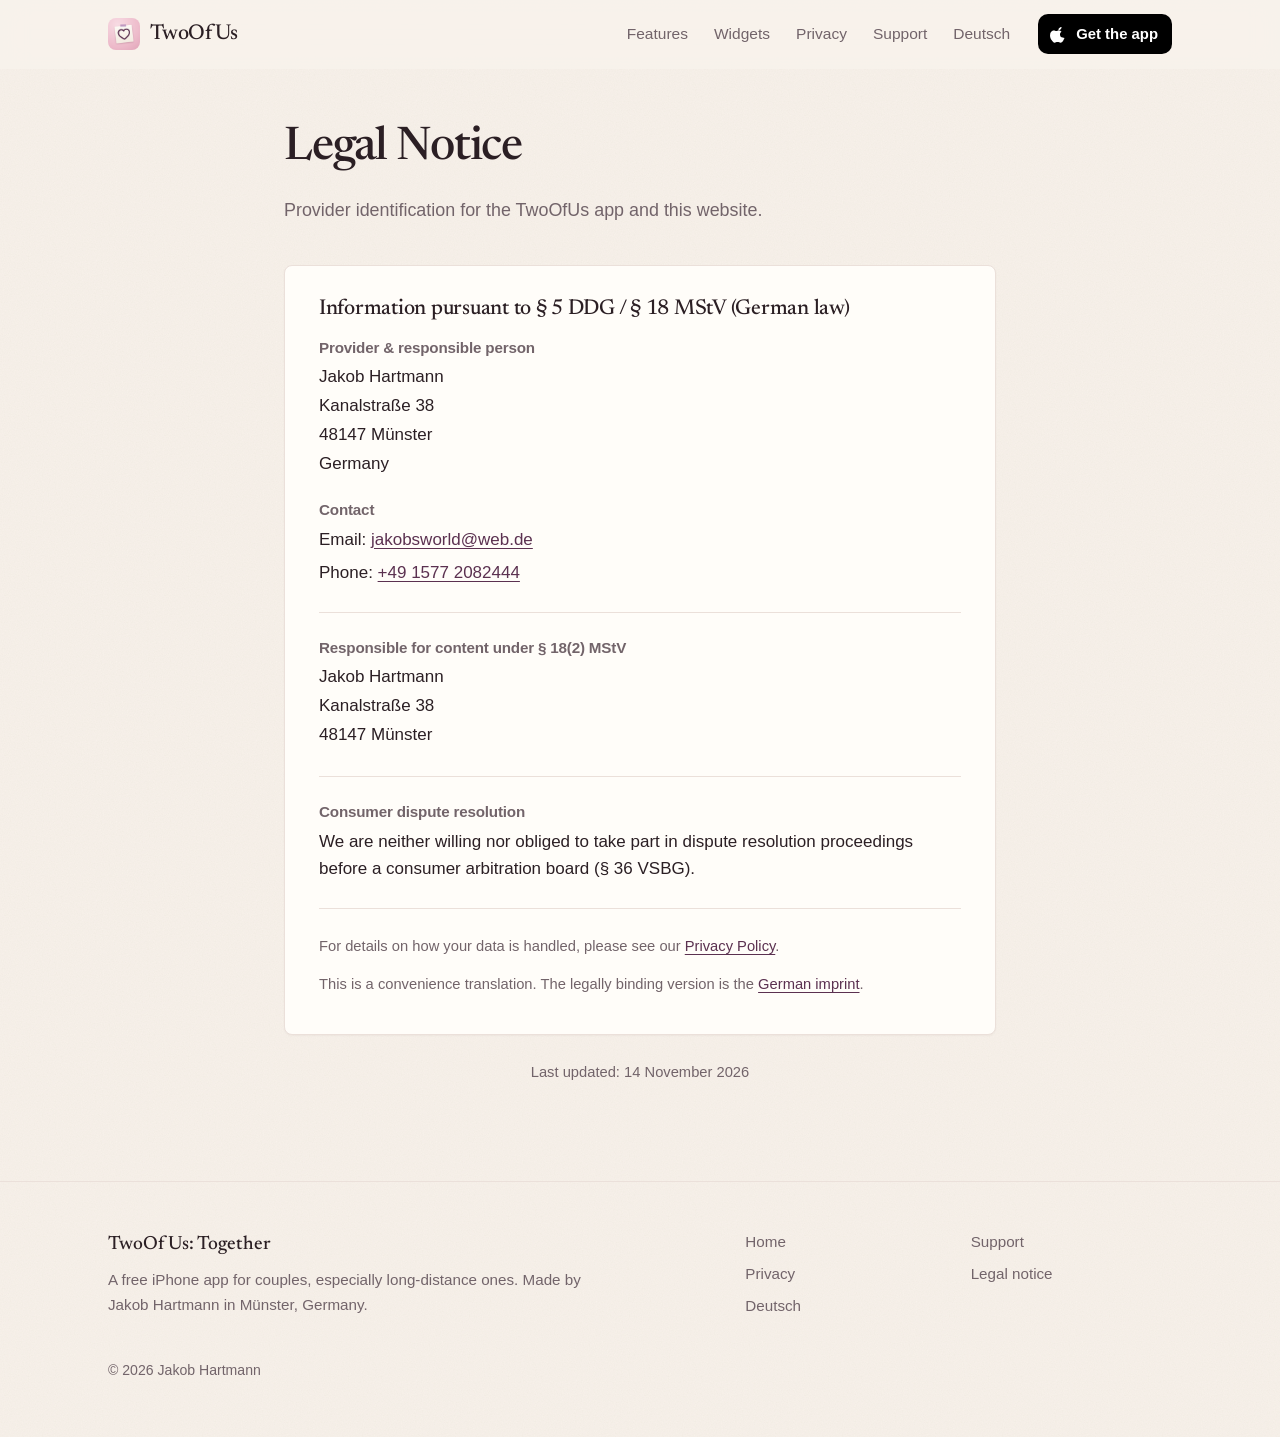
<file: en/imprint.html>
<!DOCTYPE html>
<html lang="en">
<head>
<meta charset="UTF-8">
<meta name="viewport" content="width=device-width, initial-scale=1.0">
<meta name="apple-itunes-app" content="app-id=6760221551">
<title>Legal Notice &middot; TwoOfUs: Together</title>
<link rel="canonical" href="https://jakobjhartmann.github.io/twoofus.app/en/imprint.html">
<link rel="alternate" hreflang="de" href="https://jakobjhartmann.github.io/twoofus.app/imprint.html">
<link rel="alternate" hreflang="en" href="https://jakobjhartmann.github.io/twoofus.app/en/imprint.html">
<link rel="alternate" hreflang="x-default" href="https://jakobjhartmann.github.io/twoofus.app/imprint.html">
<link rel="preload" href="../assets/fonts/Newsreader.woff2" as="font" type="font/woff2" crossorigin>
<link rel="stylesheet" href="../assets/site.css">
<style>
/* Page-specific styles below still use the old token names; map them onto the shared palette. */
:root{--bg:var(--paper);--surface:var(--card);--tint:var(--sand);--text:var(--ink);--text2:var(--muted);--text3:#8A7B72;--accent:var(--plum);--accent2:var(--plum);--success:#4F8A64;--onaccent:#fff;--radius:8px;--shadow:0 1px 2px rgba(43,32,37,.04);--shadow-lg:0 18px 40px -20px rgba(43,32,37,.35)}
.btn{display:inline-flex;align-items:center;gap:9px;border-radius:12px;padding:13px 22px;font-weight:600;text-decoration:none;font-size:1rem;border:none;cursor:pointer}
.btn-primary{background:var(--plum);color:#fff}
.btn-primary:hover{background:var(--plum-2);color:#fff}
.btn-secondary{background:var(--card);color:var(--ink);border:1px solid var(--line)}
.card{background:var(--card);box-shadow:var(--shadow);border:1px solid var(--line);border-radius:var(--radius)}
.page{max-width:760px;margin:0 auto;padding:56px 24px 96px}
.container{max-width:1080px;margin:0 auto}
.page p,.page li,.page h1,.page h2,.support-hero h1,.support-hero p{max-width:none}
.support-hero p{margin:0}
</style>

<style>
.page h1{font-size:clamp(2rem,5vw,2.9rem);letter-spacing:-0.025em;margin-bottom:10px}
.page .lead{color:var(--muted);font-size:1.12rem;margin-bottom:40px}
.legal-card{padding:32px 34px;margin-bottom:26px}
.legal-card h2{font-size:1.35rem;margin-bottom:18px}
.legal-card h3{font-family:var(--sans);font-size:.95rem;color:var(--muted);font-weight:600;margin:22px 0 6px}
.legal-card h3:first-of-type{margin-top:0}
.legal-card p{margin-bottom:6px}
.legal-card address{font-style:normal;line-height:1.7}
.divider{height:1px;background:var(--line);border:none;margin:26px 0}
.muted{color:var(--text2);font-size:.92rem}
@media(max-width:620px){.legal-card{padding:26px 22px}}
</style>
<link rel="icon" type="image/png" href="../appicon.png"><link rel="apple-touch-icon" href="../appicon.png"></head>
<body>
<header class="site-nav">
  <div class="wrap">
    <a class="brand" href="index.html"><img src="../appicon.png" alt="" width="32" height="32">TwoOfUs</a>
    <ul class="nav-links">
      <li><a href="index.html#features">Features</a></li>
      <li><a href="index.html#widgets">Widgets</a></li>
      <li><a href="privacy.html">Privacy</a></li>
      <li><a href="support.html">Support</a></li>
      <li><a href="../imprint.html" hreflang="de" lang="de">Deutsch</a></li>
    </ul>
    <a class="store-btn compact" href="https://apps.apple.com/app/id6760221551"><svg viewBox="0 0 24 24" fill="currentColor" aria-hidden="true"><path d="M16.365 1.43c0 1.14-.417 2.2-1.24 3.03-.99.99-2.06 1.56-3.22 1.47-.14-1.11.42-2.28 1.16-3.02.83-.84 2.26-1.46 3.3-1.48zM20.5 17.02c-.56 1.3-.83 1.88-1.55 3.03-1 1.6-2.42 3.6-4.18 3.62-1.56.01-1.96-.99-4.08-.98-2.12.01-2.56.98-4.12.99-1.76.02-3.1-1.79-4.1-3.39C-.4 17.03-.63 11.5 1.34 8.56c.98-1.47 2.53-2.34 3.99-2.34 1.49 0 2.42 1 3.65 1 1.19 0 1.91-1 3.63-1 1.3 0 2.68.71 3.66 1.94-3.22 1.76-2.7 6.36.23 7.86z"/></svg>Get the app</a>
    <details class="menu">
      <summary aria-label="Open menu"><svg width="22" height="22" viewBox="0 0 24 24" fill="none" stroke="currentColor" stroke-width="2" stroke-linecap="round" aria-hidden="true"><path d="M4 7h16M4 12h16M4 17h16"/></svg></summary>
      <ul>
        <li><a href="index.html#features">Features</a></li>
        <li><a href="index.html#widgets">Widgets</a></li>
        <li><a href="privacy.html">Privacy</a></li>
        <li><a href="support.html">Support</a></li>
        <li><a href="../imprint.html" hreflang="de" lang="de">Deutsch</a></li>
        <li><a href="https://apps.apple.com/app/id6760221551">Download on the App Store</a></li>
      </ul>
    </details>
  </div>
</header>

<main class="page">
  <h1>Legal Notice</h1>
  <p class="lead">Provider identification for the TwoOfUs app and this website.</p>

  <div class="card legal-card">
    <h2>Information pursuant to &sect;&nbsp;5 DDG / &sect;&nbsp;18 MStV (German law)</h2>

    <h3>Provider &amp; responsible person</h3>
    <address>
      Jakob Hartmann<br>
      Kanalstra&szlig;e 38<br>
      48147 M&uuml;nster<br>
      Germany
    </address>

    <h3>Contact</h3>
    <p>Email: <a href="mailto:jakobsworld@web.de">jakobsworld@web.de</a></p>
    <p>Phone: <a href="tel:+4915772082444">+49&nbsp;1577&nbsp;2082444</a></p>

    <hr class="divider">

    <h3>Responsible for content under &sect;&nbsp;18(2) MStV</h3>
    <address>
      Jakob Hartmann<br>
      Kanalstra&szlig;e 38<br>
      48147 M&uuml;nster
    </address>

    <hr class="divider">

    <h3>Consumer dispute resolution</h3>
    <p>We are neither willing nor obliged to take part in dispute resolution proceedings before a consumer arbitration board (&sect;&nbsp;36 VSBG).</p>

    <hr class="divider">

    <p class="muted">For details on how your data is handled, please see our <a href="privacy.html">Privacy Policy</a>.</p>
    <p class="muted" style="margin-top:14px">This is a convenience translation. The legally binding version is the <a href="../imprint.html">German imprint</a>.</p>
  </div>

  <p class="muted" style="text-align:center;margin-top:8px">Last updated: 14 November 2026</p>
</main>

<footer class="site-footer">
  <div class="wrap">
    <div class="about">
      <strong>TwoOfUs: Together</strong>
      <p>A free iPhone app for couples, especially long-distance ones. Made by Jakob Hartmann in Münster, Germany.</p>
    </div>
    <nav aria-label="Footer">
      <ul>
        <li><a href="index.html">Home</a></li>
        <li><a href="support.html">Support</a></li>
        <li><a href="privacy.html">Privacy</a></li>
        <li><a href="imprint.html">Legal notice</a></li>
        <li><a href="../imprint.html">Deutsch</a></li>
      </ul>
    </nav>
    <p class="legal">© 2026 Jakob Hartmann</p>
  </div>
</footer>
</body>
</html>
</file>
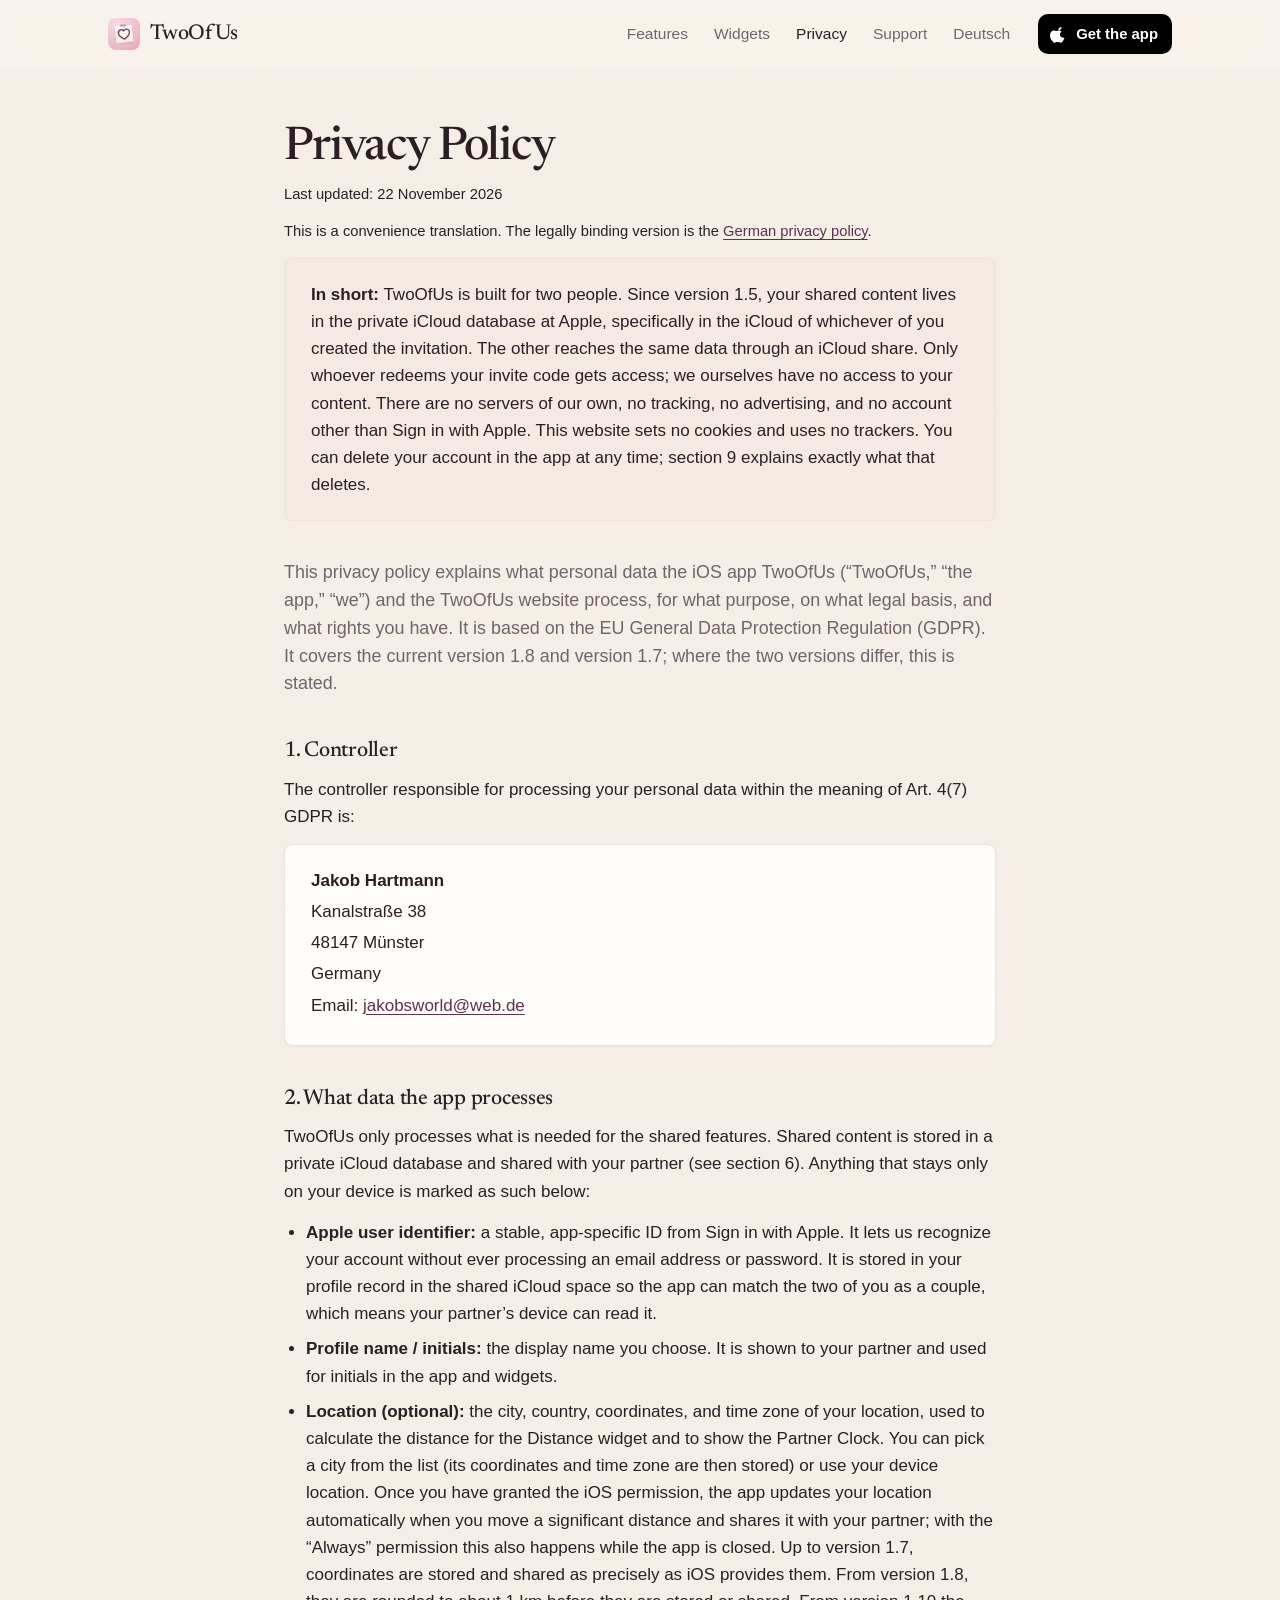
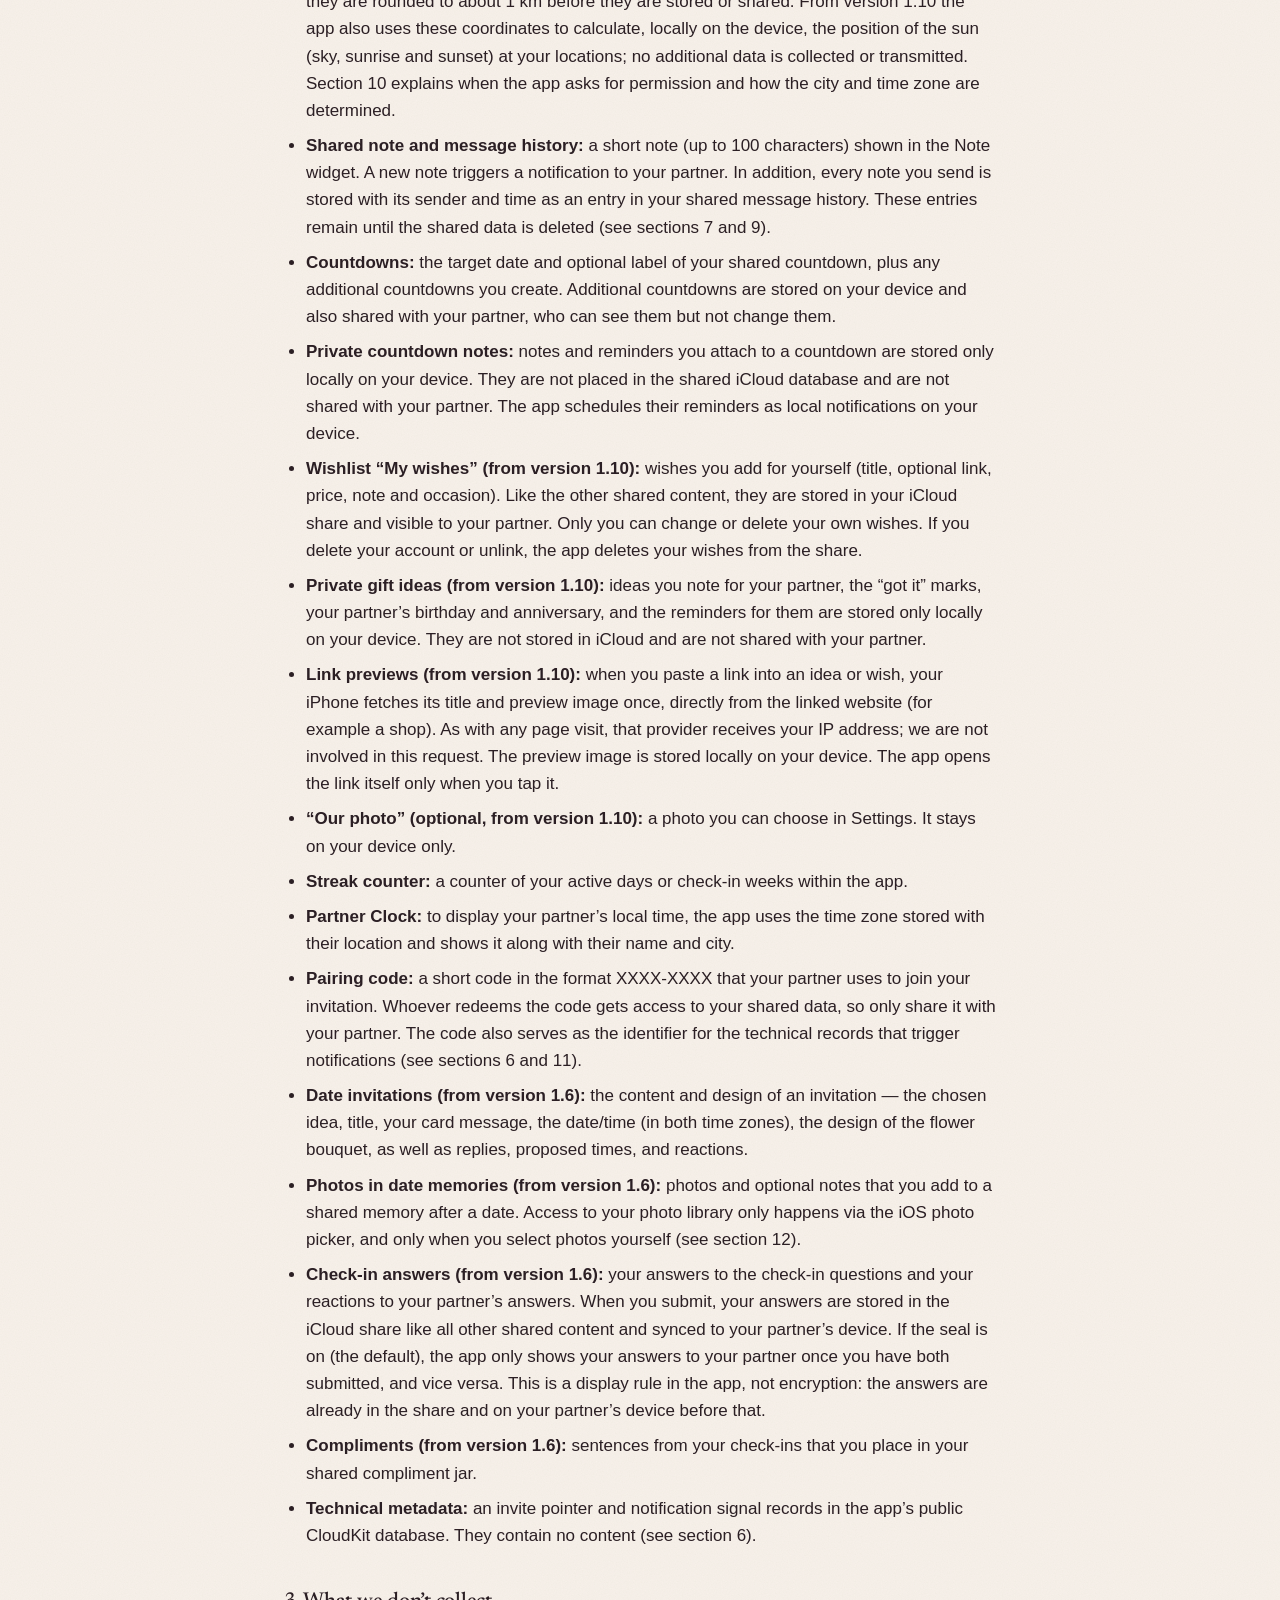
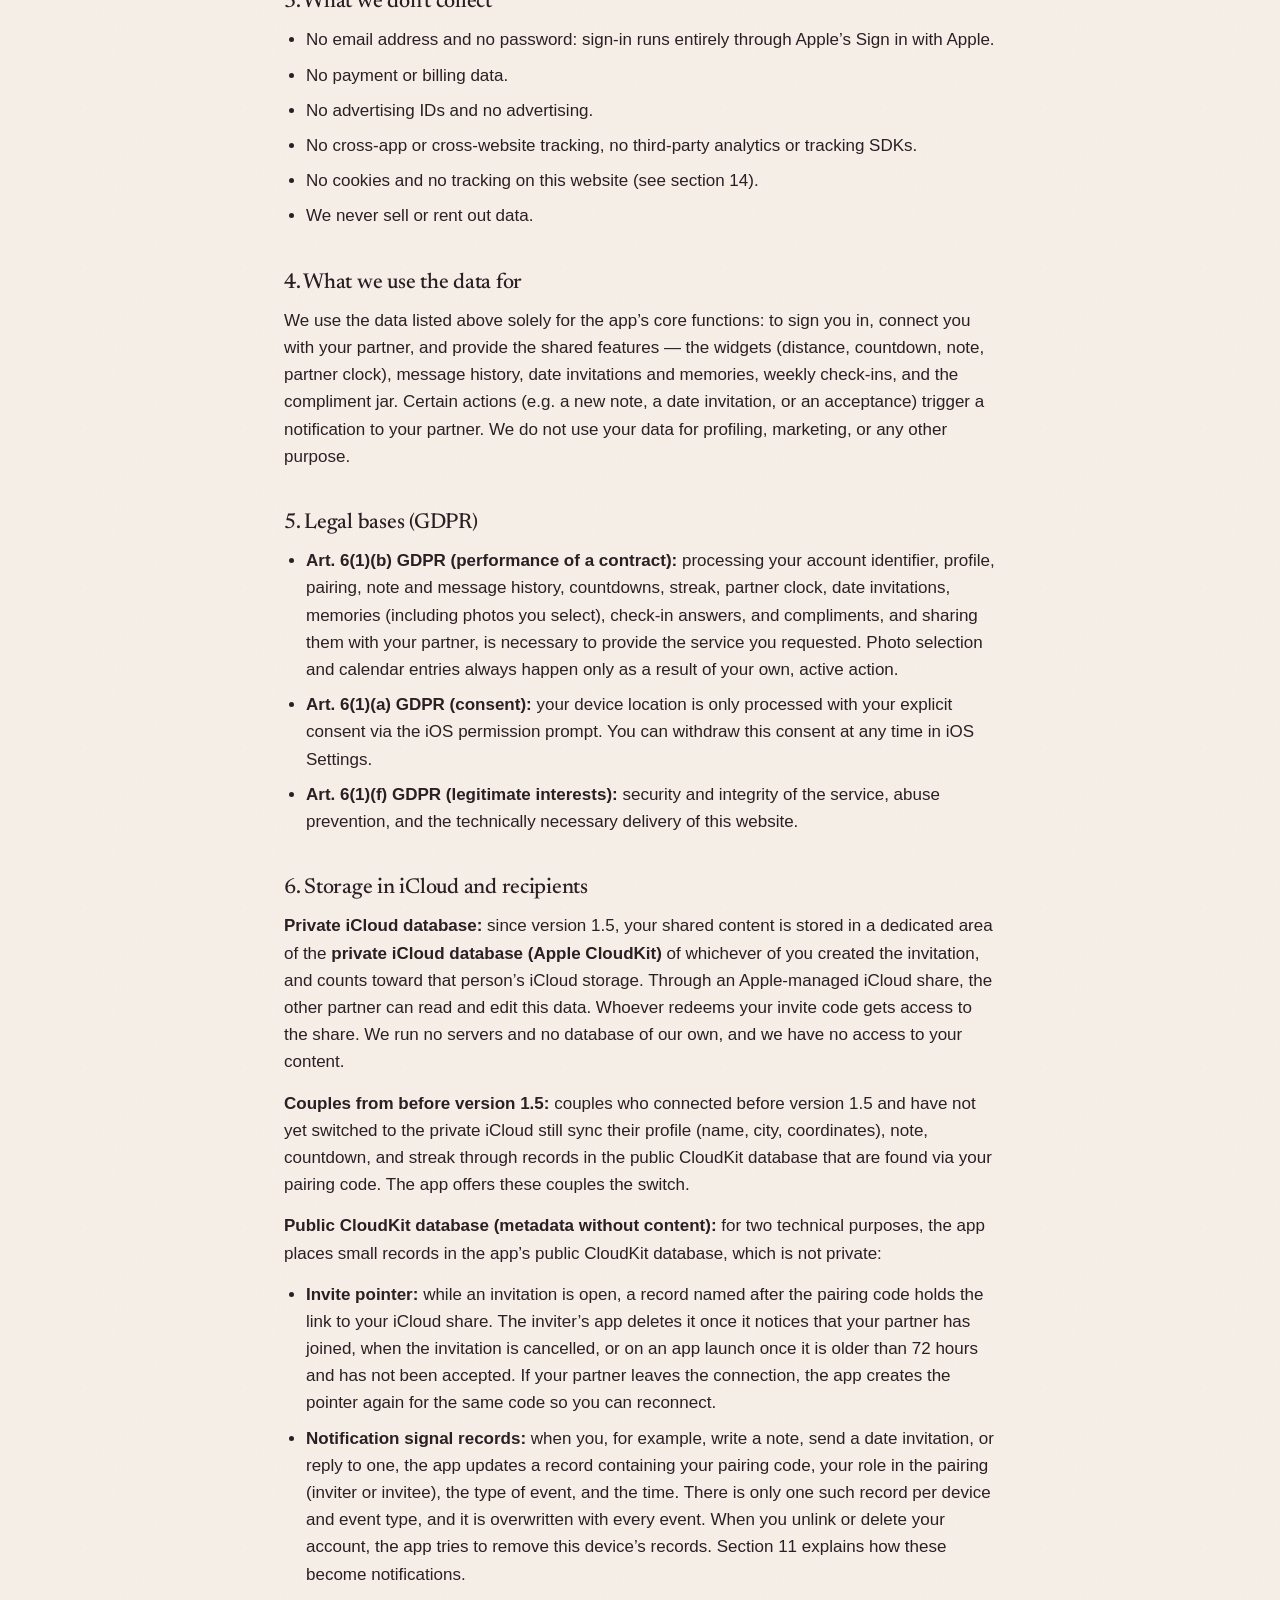
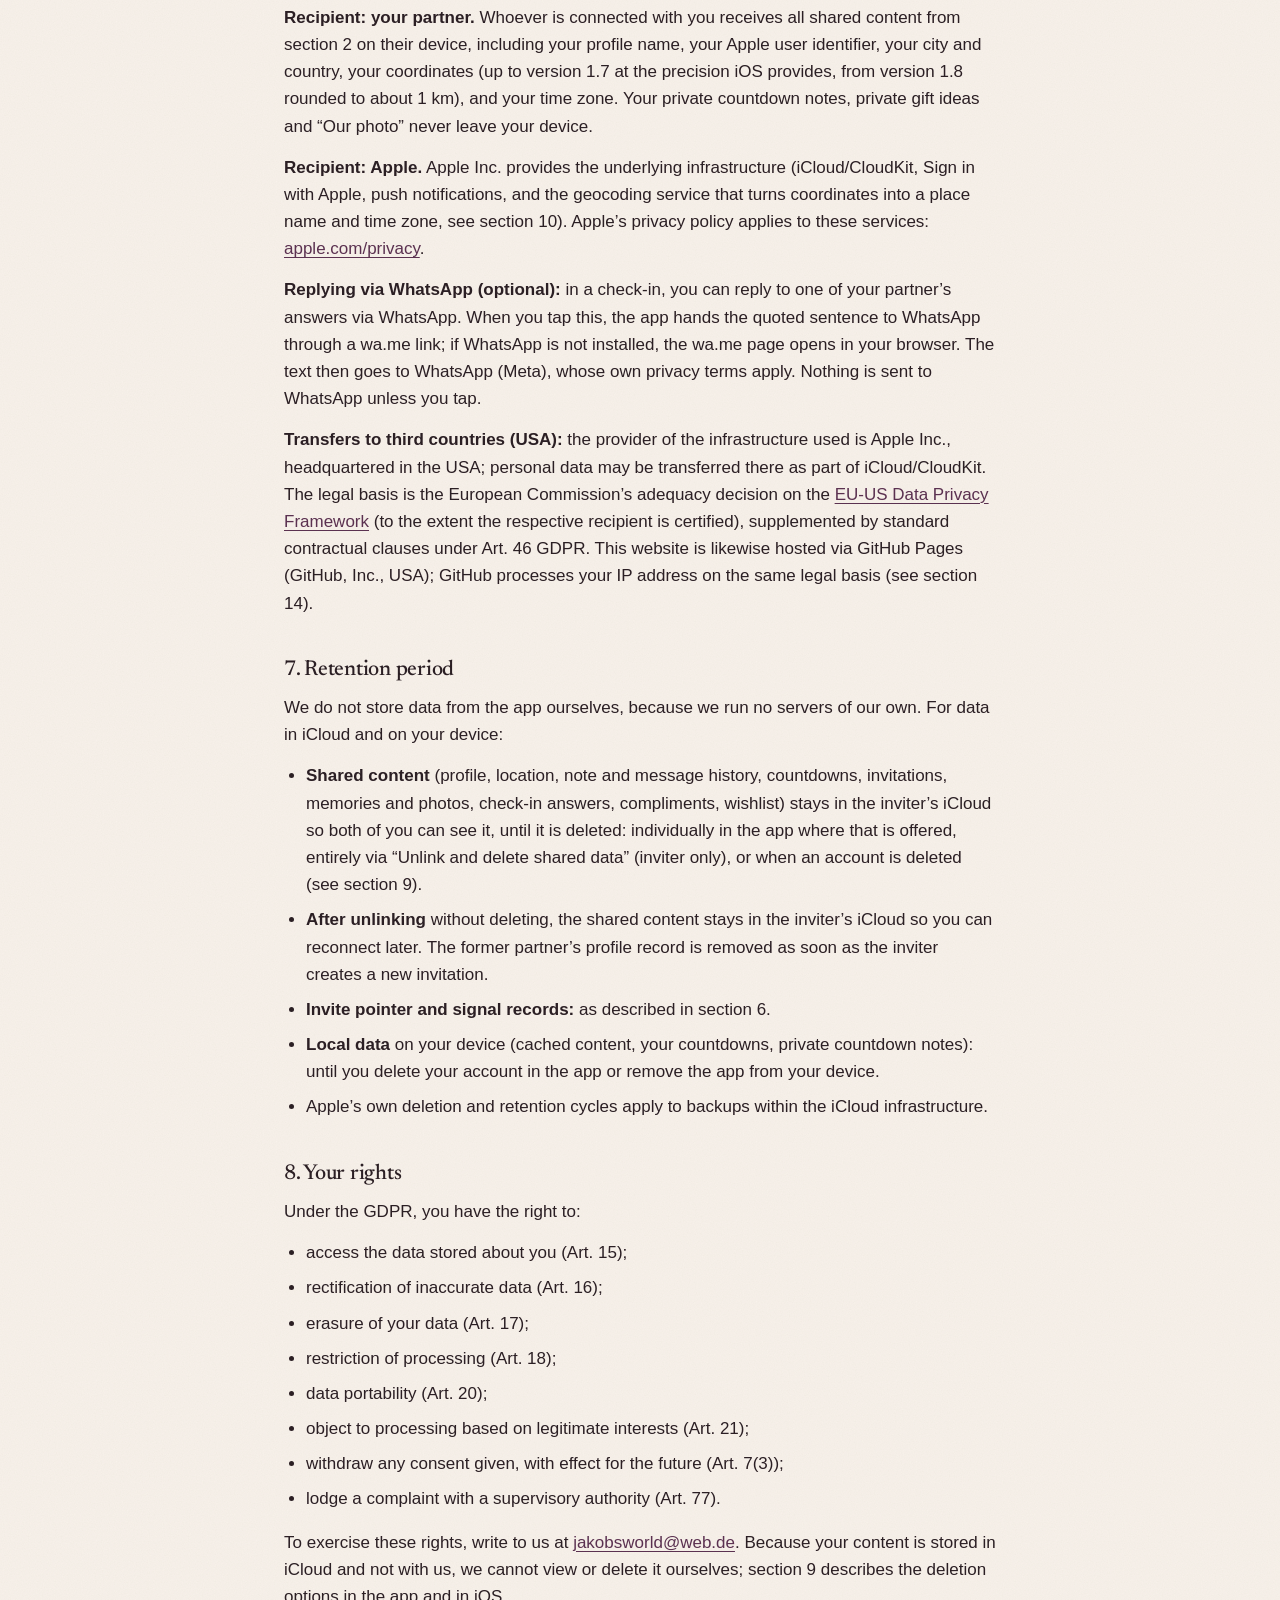
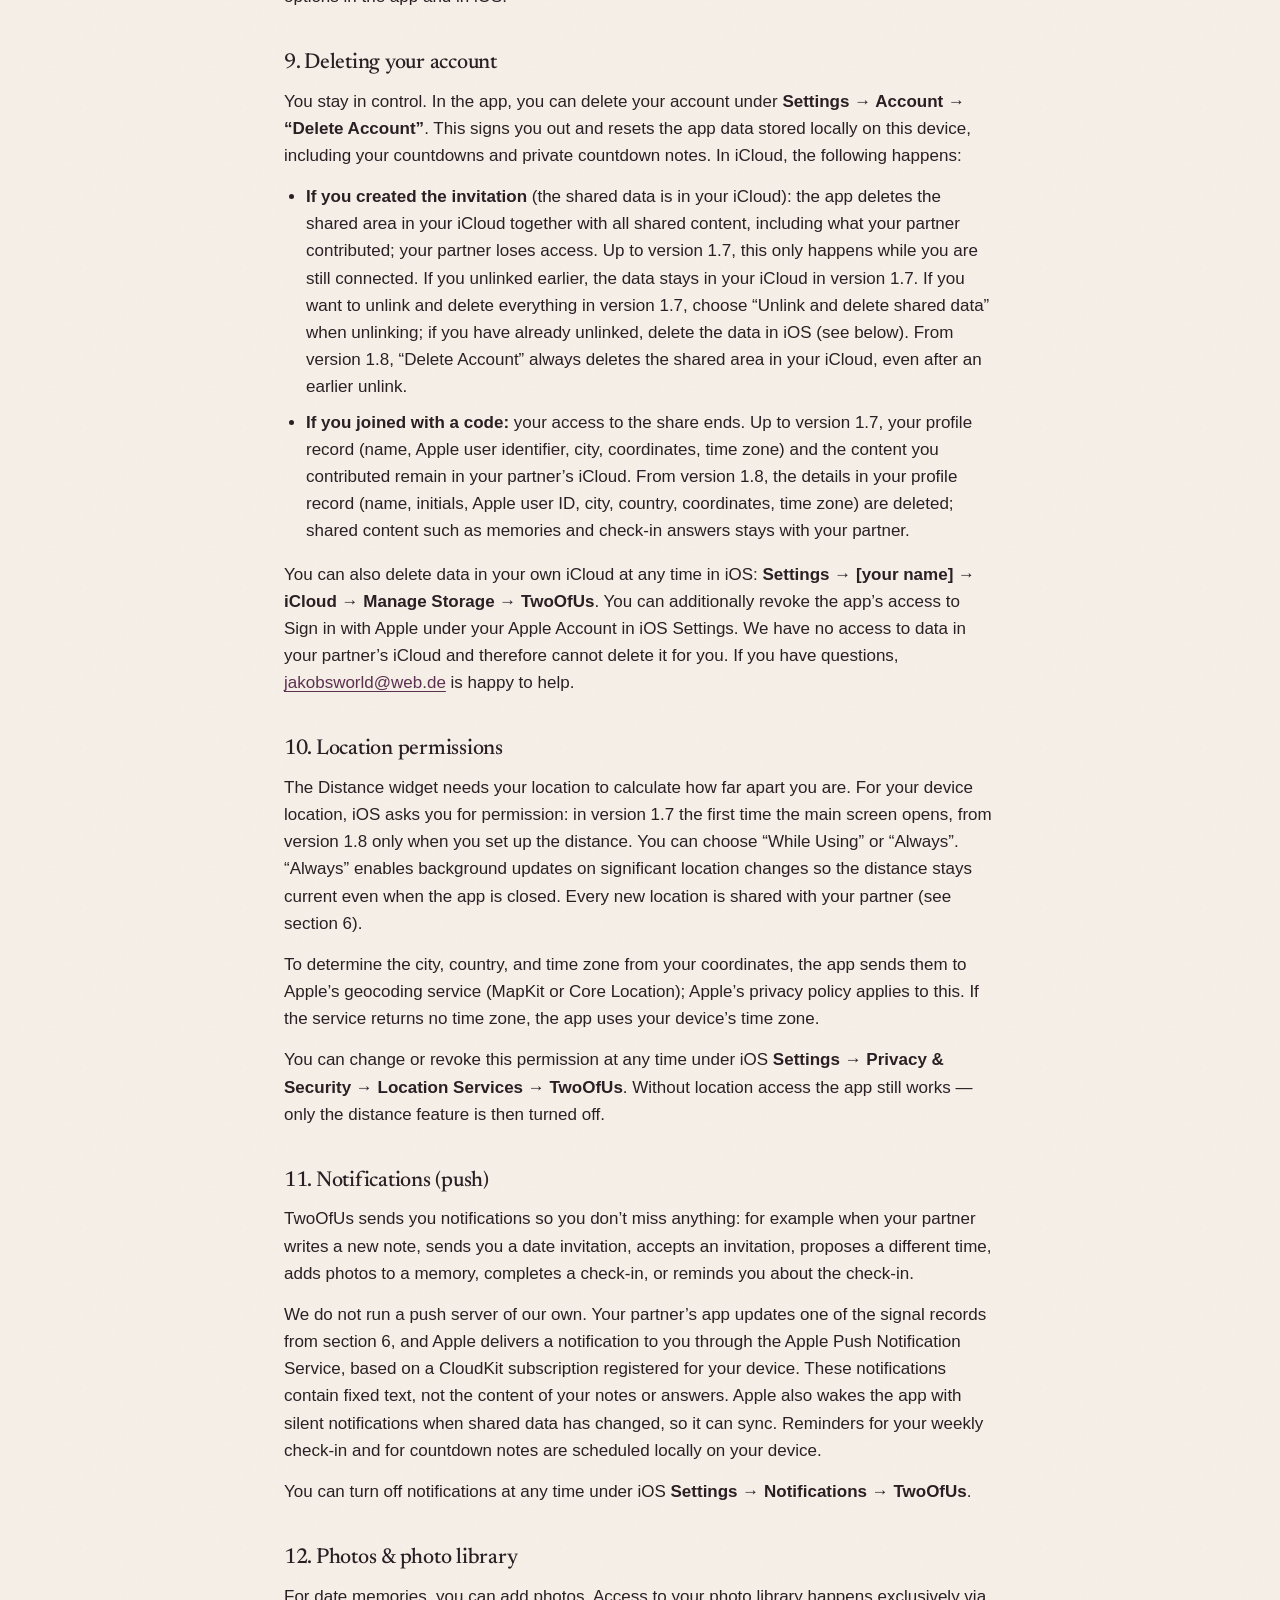
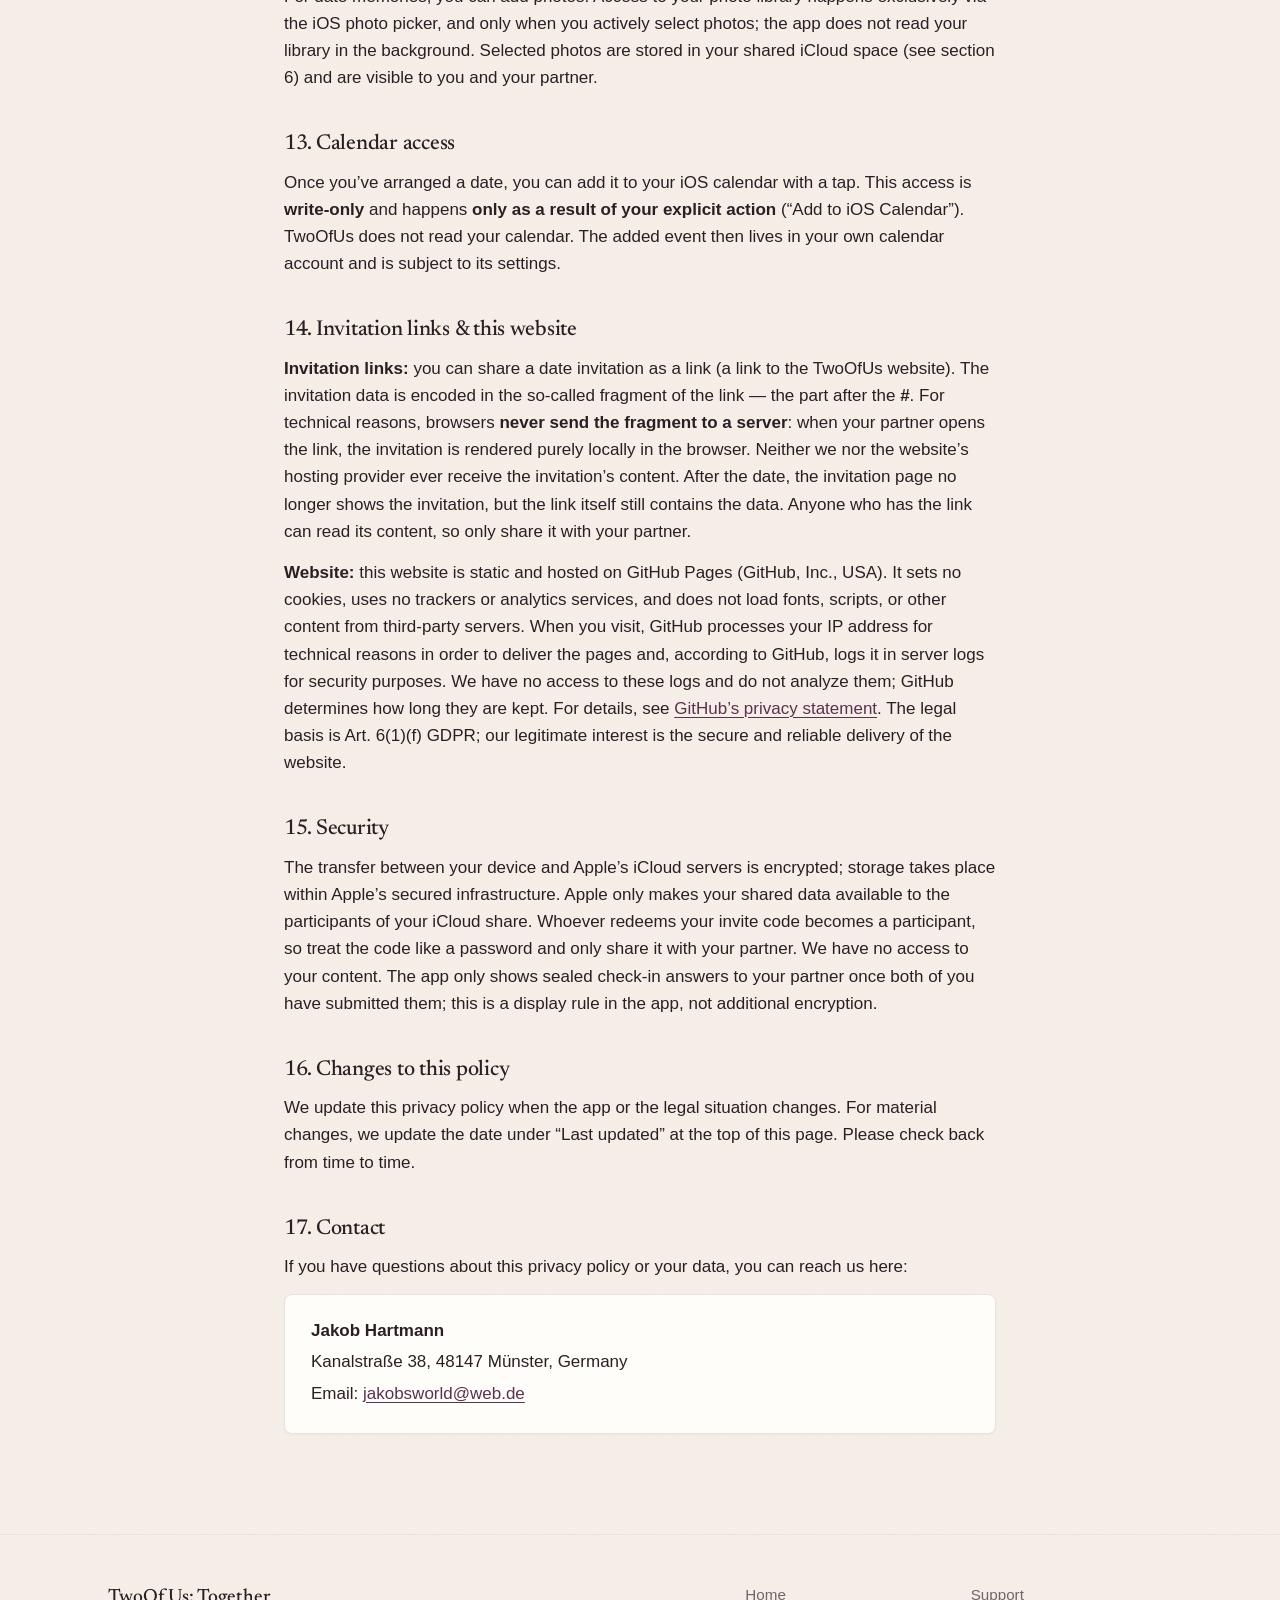
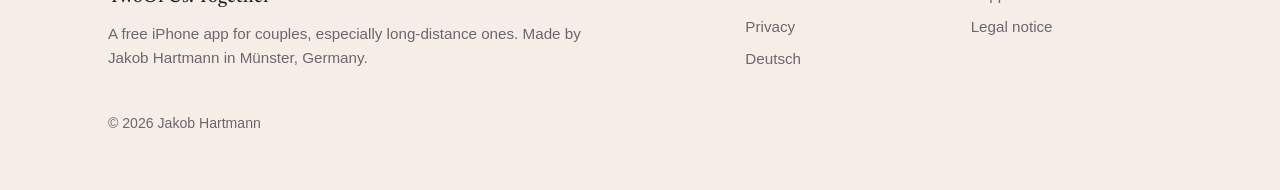
<file: en/privacy.html>
<!DOCTYPE html>
<html lang="en">
<head>
<meta charset="UTF-8">
<meta name="viewport" content="width=device-width, initial-scale=1.0">
<meta name="apple-itunes-app" content="app-id=6760221551">
<title>Privacy Policy &middot; TwoOfUs: Together</title>
<meta name="description" content="Privacy policy of the TwoOfUs iOS app and website: private iCloud storage, no tracking, no cookies, no servers of our own.">
<link rel="canonical" href="https://jakobjhartmann.github.io/twoofus.app/en/privacy.html">
<link rel="alternate" hreflang="de" href="https://jakobjhartmann.github.io/twoofus.app/privacy.html">
<link rel="alternate" hreflang="en" href="https://jakobjhartmann.github.io/twoofus.app/en/privacy.html">
<link rel="alternate" hreflang="x-default" href="https://jakobjhartmann.github.io/twoofus.app/privacy.html">
<link rel="preload" href="../assets/fonts/Newsreader.woff2" as="font" type="font/woff2" crossorigin>
<link rel="stylesheet" href="../assets/site.css">
<style>
/* Page-specific styles below still use the old token names; map them onto the shared palette. */
:root{--bg:var(--paper);--surface:var(--card);--tint:var(--sand);--text:var(--ink);--text2:var(--muted);--text3:#8A7B72;--accent:var(--plum);--accent2:var(--plum);--success:#4F8A64;--onaccent:#fff;--radius:8px;--shadow:0 1px 2px rgba(43,32,37,.04);--shadow-lg:0 18px 40px -20px rgba(43,32,37,.35)}
.btn{display:inline-flex;align-items:center;gap:9px;border-radius:12px;padding:13px 22px;font-weight:600;text-decoration:none;font-size:1rem;border:none;cursor:pointer}
.btn-primary{background:var(--plum);color:#fff}
.btn-primary:hover{background:var(--plum-2);color:#fff}
.btn-secondary{background:var(--card);color:var(--ink);border:1px solid var(--line)}
.card{background:var(--card);box-shadow:var(--shadow);border:1px solid var(--line);border-radius:var(--radius)}
.page{max-width:760px;margin:0 auto;padding:56px 24px 96px}
.container{max-width:1080px;margin:0 auto}
.page p,.page li,.page h1,.page h2,.support-hero h1,.support-hero p{max-width:none}
.support-hero p{margin:0}
</style>

<style>
.page h1{font-size:clamp(2rem,5vw,2.9rem);letter-spacing:-0.025em;margin-bottom:10px}
.page h2{font-size:1.35rem;margin:42px 0 12px}
.page p{margin-bottom:14px;color:var(--text)}
.page ul{margin:0 0 16px 22px}
.page li{margin-bottom:8px;color:var(--text)}
.page .lead{color:var(--muted);font-size:1.12rem}
.updated{color:var(--text2);font-size:.92rem;margin-bottom:28px}
.highlight{background:var(--tint);border:1px solid var(--line);border-radius:var(--radius);padding:22px 26px;margin-bottom:38px}
.highlight p{margin:0}
.contact-card{background:var(--surface);border:1px solid var(--line);border-radius:var(--radius);box-shadow:var(--shadow);padding:22px 26px;margin:10px 0 4px}
.contact-card p{margin-bottom:4px}
.summary-card{background:var(--surface);border:1px solid var(--line);border-radius:var(--radius);box-shadow:var(--shadow);padding:26px 28px;margin-top:48px}
.summary-card h2{margin:0 0 10px}
.summary-card p{color:var(--text2)}
.summary-card p:last-child{margin-bottom:0}
</style>
<link rel="icon" type="image/png" href="../appicon.png"><link rel="apple-touch-icon" href="../appicon.png"></head>
<body>
<header class="site-nav">
  <div class="wrap">
    <a class="brand" href="index.html"><img src="../appicon.png" alt="" width="32" height="32">TwoOfUs</a>
    <ul class="nav-links">
      <li><a href="index.html#features">Features</a></li>
      <li><a href="index.html#widgets">Widgets</a></li>
      <li><a href="privacy.html" aria-current="page">Privacy</a></li>
      <li><a href="support.html">Support</a></li>
      <li><a href="../privacy.html" hreflang="de" lang="de">Deutsch</a></li>
    </ul>
    <a class="store-btn compact" href="https://apps.apple.com/app/id6760221551"><svg viewBox="0 0 24 24" fill="currentColor" aria-hidden="true"><path d="M16.365 1.43c0 1.14-.417 2.2-1.24 3.03-.99.99-2.06 1.56-3.22 1.47-.14-1.11.42-2.28 1.16-3.02.83-.84 2.26-1.46 3.3-1.48zM20.5 17.02c-.56 1.3-.83 1.88-1.55 3.03-1 1.6-2.42 3.6-4.18 3.62-1.56.01-1.96-.99-4.08-.98-2.12.01-2.56.98-4.12.99-1.76.02-3.1-1.79-4.1-3.39C-.4 17.03-.63 11.5 1.34 8.56c.98-1.47 2.53-2.34 3.99-2.34 1.49 0 2.42 1 3.65 1 1.19 0 1.91-1 3.63-1 1.3 0 2.68.71 3.66 1.94-3.22 1.76-2.7 6.36.23 7.86z"/></svg>Get the app</a>
    <details class="menu">
      <summary aria-label="Open menu"><svg width="22" height="22" viewBox="0 0 24 24" fill="none" stroke="currentColor" stroke-width="2" stroke-linecap="round" aria-hidden="true"><path d="M4 7h16M4 12h16M4 17h16"/></svg></summary>
      <ul>
        <li><a href="index.html#features">Features</a></li>
        <li><a href="index.html#widgets">Widgets</a></li>
        <li><a href="privacy.html" aria-current="page">Privacy</a></li>
        <li><a href="support.html">Support</a></li>
        <li><a href="../privacy.html" hreflang="de" lang="de">Deutsch</a></li>
        <li><a href="https://apps.apple.com/app/id6760221551">Download on the App Store</a></li>
      </ul>
    </details>
  </div>
</header>

<main class="page">
  <h1>Privacy Policy</h1>
  <p class="updated">Last updated: 22 November 2026</p>
  <p class="updated">This is a convenience translation. The legally binding version is the <a href="../privacy.html">German privacy policy</a>.</p>

  <div class="highlight">
    <p><strong>In short:</strong> TwoOfUs is built for two people. Since version 1.5, your shared content lives in the private iCloud database at Apple, specifically in the iCloud of whichever of you created the invitation. The other reaches the same data through an iCloud share. Only whoever redeems your invite code gets access; we ourselves have no access to your content. There are no servers of our own, no tracking, no advertising, and no account other than Sign in with Apple. This website sets no cookies and uses no trackers. You can delete your account in the app at any time; section 9 explains exactly what that deletes.</p>
  </div>

  <p class="lead">This privacy policy explains what personal data the iOS app TwoOfUs (&ldquo;TwoOfUs,&rdquo; &ldquo;the app,&rdquo; &ldquo;we&rdquo;) and the TwoOfUs website process, for what purpose, on what legal basis, and what rights you have. It is based on the EU General Data Protection Regulation (GDPR). It covers the current version 1.8 and version 1.7; where the two versions differ, this is stated.</p>

  <h2>1. Controller</h2>
  <p>The controller responsible for processing your personal data within the meaning of Art. 4(7) GDPR is:</p>
  <div class="contact-card">
    <p><strong>Jakob Hartmann</strong></p>
    <p>Kanalstra&szlig;e 38</p>
    <p>48147 M&uuml;nster</p>
    <p>Germany</p>
    <p>Email: <a href="mailto:jakobsworld@web.de">jakobsworld@web.de</a></p>
  </div>

  <h2>2. What data the app processes</h2>
  <p>TwoOfUs only processes what is needed for the shared features. Shared content is stored in a private iCloud database and shared with your partner (see section 6). Anything that stays only on your device is marked as such below:</p>
  <ul>
    <li><strong>Apple user identifier:</strong> a stable, app-specific ID from Sign in with Apple. It lets us recognize your account without ever processing an email address or password. It is stored in your profile record in the shared iCloud space so the app can match the two of you as a couple, which means your partner&rsquo;s device can read it.</li>
    <li><strong>Profile name / initials:</strong> the display name you choose. It is shown to your partner and used for initials in the app and widgets.</li>
    <li><strong>Location (optional):</strong> the city, country, coordinates, and time zone of your location, used to calculate the distance for the Distance widget and to show the Partner Clock. You can pick a city from the list (its coordinates and time zone are then stored) or use your device location. Once you have granted the iOS permission, the app updates your location automatically when you move a significant distance and shares it with your partner; with the &ldquo;Always&rdquo; permission this also happens while the app is closed. Up to version 1.7, coordinates are stored and shared as precisely as iOS provides them. From version 1.8, they are rounded to about 1&nbsp;km before they are stored or shared. From version 1.10 the app also uses these coordinates to calculate, locally on the device, the position of the sun (sky, sunrise and sunset) at your locations; no additional data is collected or transmitted. Section 10 explains when the app asks for permission and how the city and time zone are determined.</li>
    <li><strong>Shared note and message history:</strong> a short note (up to 100 characters) shown in the Note widget. A new note triggers a notification to your partner. In addition, every note you send is stored with its sender and time as an entry in your shared message history. These entries remain until the shared data is deleted (see sections 7 and 9).</li>
    <li><strong>Countdowns:</strong> the target date and optional label of your shared countdown, plus any additional countdowns you create. Additional countdowns are stored on your device and also shared with your partner, who can see them but not change them.</li>
    <li><strong>Private countdown notes:</strong> notes and reminders you attach to a countdown are stored only locally on your device. They are not placed in the shared iCloud database and are not shared with your partner. The app schedules their reminders as local notifications on your device.</li>
    <li><strong>Wishlist &ldquo;My wishes&rdquo; (from version 1.10):</strong> wishes you add for yourself (title, optional link, price, note and occasion). Like the other shared content, they are stored in your iCloud share and visible to your partner. Only you can change or delete your own wishes. If you delete your account or unlink, the app deletes your wishes from the share.</li>
    <li><strong>Private gift ideas (from version 1.10):</strong> ideas you note for your partner, the &ldquo;got it&rdquo; marks, your partner&rsquo;s birthday and anniversary, and the reminders for them are stored only locally on your device. They are not stored in iCloud and are not shared with your partner.</li>
    <li><strong>Link previews (from version 1.10):</strong> when you paste a link into an idea or wish, your iPhone fetches its title and preview image once, directly from the linked website (for example a shop). As with any page visit, that provider receives your IP address; we are not involved in this request. The preview image is stored locally on your device. The app opens the link itself only when you tap it.</li>
    <li><strong>&ldquo;Our photo&rdquo; (optional, from version 1.10):</strong> a photo you can choose in Settings. It stays on your device only.</li>
    <li><strong>Streak counter:</strong> a counter of your active days or check-in weeks within the app.</li>
    <li><strong>Partner Clock:</strong> to display your partner&rsquo;s local time, the app uses the time zone stored with their location and shows it along with their name and city.</li>
    <li><strong>Pairing code:</strong> a short code in the format XXXX-XXXX that your partner uses to join your invitation. Whoever redeems the code gets access to your shared data, so only share it with your partner. The code also serves as the identifier for the technical records that trigger notifications (see sections 6 and 11).</li>
    <li><strong>Date invitations (from version 1.6):</strong> the content and design of an invitation &mdash; the chosen idea, title, your card message, the date/time (in both time zones), the design of the flower bouquet, as well as replies, proposed times, and reactions.</li>
    <li><strong>Photos in date memories (from version 1.6):</strong> photos and optional notes that you add to a shared memory after a date. Access to your photo library only happens via the iOS photo picker, and only when you select photos yourself (see section 12).</li>
    <li><strong>Check-in answers (from version 1.6):</strong> your answers to the check-in questions and your reactions to your partner&rsquo;s answers. When you submit, your answers are stored in the iCloud share like all other shared content and synced to your partner&rsquo;s device. If the seal is on (the default), the app only shows your answers to your partner once you have both submitted, and vice versa. This is a display rule in the app, not encryption: the answers are already in the share and on your partner&rsquo;s device before that.</li>
    <li><strong>Compliments (from version 1.6):</strong> sentences from your check-ins that you place in your shared compliment jar.</li>
    <li><strong>Technical metadata:</strong> an invite pointer and notification signal records in the app&rsquo;s public CloudKit database. They contain no content (see section 6).</li>
  </ul>

  <h2>3. What we don&rsquo;t collect</h2>
  <ul>
    <li>No email address and no password: sign-in runs entirely through Apple&rsquo;s Sign in with Apple.</li>
    <li>No payment or billing data.</li>
    <li>No advertising IDs and no advertising.</li>
    <li>No cross-app or cross-website tracking, no third-party analytics or tracking SDKs.</li>
    <li>No cookies and no tracking on this website (see section 14).</li>
    <li>We never sell or rent out data.</li>
  </ul>

  <h2>4. What we use the data for</h2>
  <p>We use the data listed above solely for the app&rsquo;s core functions: to sign you in, connect you with your partner, and provide the shared features &mdash; the widgets (distance, countdown, note, partner clock), message history, date invitations and memories, weekly check-ins, and the compliment jar. Certain actions (e.g. a new note, a date invitation, or an acceptance) trigger a notification to your partner. We do not use your data for profiling, marketing, or any other purpose.</p>

  <h2>5. Legal bases (GDPR)</h2>
  <ul>
    <li><strong>Art. 6(1)(b) GDPR (performance of a contract):</strong> processing your account identifier, profile, pairing, note and message history, countdowns, streak, partner clock, date invitations, memories (including photos you select), check-in answers, and compliments, and sharing them with your partner, is necessary to provide the service you requested. Photo selection and calendar entries always happen only as a result of your own, active action.</li>
    <li><strong>Art. 6(1)(a) GDPR (consent):</strong> your device location is only processed with your explicit consent via the iOS permission prompt. You can withdraw this consent at any time in iOS Settings.</li>
    <li><strong>Art. 6(1)(f) GDPR (legitimate interests):</strong> security and integrity of the service, abuse prevention, and the technically necessary delivery of this website.</li>
  </ul>

  <h2>6. Storage in iCloud and recipients</h2>
  <p><strong>Private iCloud database:</strong> since version 1.5, your shared content is stored in a dedicated area of the <strong>private iCloud database (Apple CloudKit)</strong> of whichever of you created the invitation, and counts toward that person&rsquo;s iCloud storage. Through an Apple-managed iCloud share, the other partner can read and edit this data. Whoever redeems your invite code gets access to the share. We run no servers and no database of our own, and we have no access to your content.</p>
  <p><strong>Couples from before version 1.5:</strong> couples who connected before version 1.5 and have not yet switched to the private iCloud still sync their profile (name, city, coordinates), note, countdown, and streak through records in the public CloudKit database that are found via your pairing code. The app offers these couples the switch.</p>
  <p><strong>Public CloudKit database (metadata without content):</strong> for two technical purposes, the app places small records in the app&rsquo;s public CloudKit database, which is not private:</p>
  <ul>
    <li><strong>Invite pointer:</strong> while an invitation is open, a record named after the pairing code holds the link to your iCloud share. The inviter&rsquo;s app deletes it once it notices that your partner has joined, when the invitation is cancelled, or on an app launch once it is older than 72 hours and has not been accepted. If your partner leaves the connection, the app creates the pointer again for the same code so you can reconnect.</li>
    <li><strong>Notification signal records:</strong> when you, for example, write a note, send a date invitation, or reply to one, the app updates a record containing your pairing code, your role in the pairing (inviter or invitee), the type of event, and the time. There is only one such record per device and event type, and it is overwritten with every event. When you unlink or delete your account, the app tries to remove this device&rsquo;s records. Section 11 explains how these become notifications.</li>
  </ul>
  <p><strong>Recipient: your partner.</strong> Whoever is connected with you receives all shared content from section 2 on their device, including your profile name, your Apple user identifier, your city and country, your coordinates (up to version 1.7 at the precision iOS provides, from version 1.8 rounded to about 1&nbsp;km), and your time zone. Your private countdown notes, private gift ideas and &ldquo;Our photo&rdquo; never leave your device.</p>
  <p><strong>Recipient: Apple.</strong> Apple Inc. provides the underlying infrastructure (iCloud/CloudKit, Sign in with Apple, push notifications, and the geocoding service that turns coordinates into a place name and time zone, see section 10). Apple&rsquo;s privacy policy applies to these services: <a href="https://www.apple.com/privacy/" target="_blank" rel="noopener">apple.com/privacy</a>.</p>
  <p><strong>Replying via WhatsApp (optional):</strong> in a check-in, you can reply to one of your partner&rsquo;s answers via WhatsApp. When you tap this, the app hands the quoted sentence to WhatsApp through a wa.me link; if WhatsApp is not installed, the wa.me page opens in your browser. The text then goes to WhatsApp (Meta), whose own privacy terms apply. Nothing is sent to WhatsApp unless you tap.</p>
  <p><strong>Transfers to third countries (USA):</strong> the provider of the infrastructure used is Apple Inc., headquartered in the USA; personal data may be transferred there as part of iCloud/CloudKit. The legal basis is the European Commission&rsquo;s adequacy decision on the <a href="https://www.dataprivacyframework.gov/" target="_blank" rel="noopener">EU-US Data Privacy Framework</a> (to the extent the respective recipient is certified), supplemented by standard contractual clauses under Art. 46 GDPR. This website is likewise hosted via GitHub Pages (GitHub, Inc., USA); GitHub processes your IP address on the same legal basis (see section 14).</p>

  <h2>7. Retention period</h2>
  <p>We do not store data from the app ourselves, because we run no servers of our own. For data in iCloud and on your device:</p>
  <ul>
    <li><strong>Shared content</strong> (profile, location, note and message history, countdowns, invitations, memories and photos, check-in answers, compliments, wishlist) stays in the inviter&rsquo;s iCloud so both of you can see it, until it is deleted: individually in the app where that is offered, entirely via &ldquo;Unlink and delete shared data&rdquo; (inviter only), or when an account is deleted (see section 9).</li>
    <li><strong>After unlinking</strong> without deleting, the shared content stays in the inviter&rsquo;s iCloud so you can reconnect later. The former partner&rsquo;s profile record is removed as soon as the inviter creates a new invitation.</li>
    <li><strong>Invite pointer and signal records:</strong> as described in section 6.</li>
    <li><strong>Local data</strong> on your device (cached content, your countdowns, private countdown notes): until you delete your account in the app or remove the app from your device.</li>
    <li>Apple&rsquo;s own deletion and retention cycles apply to backups within the iCloud infrastructure.</li>
  </ul>

  <h2>8. Your rights</h2>
  <p>Under the GDPR, you have the right to:</p>
  <ul>
    <li>access the data stored about you (Art. 15);</li>
    <li>rectification of inaccurate data (Art. 16);</li>
    <li>erasure of your data (Art. 17);</li>
    <li>restriction of processing (Art. 18);</li>
    <li>data portability (Art. 20);</li>
    <li>object to processing based on legitimate interests (Art. 21);</li>
    <li>withdraw any consent given, with effect for the future (Art. 7(3));</li>
    <li>lodge a complaint with a supervisory authority (Art. 77).</li>
  </ul>
  <p>To exercise these rights, write to us at <a href="mailto:jakobsworld@web.de">jakobsworld@web.de</a>. Because your content is stored in iCloud and not with us, we cannot view or delete it ourselves; section 9 describes the deletion options in the app and in iOS.</p>

  <h2>9. Deleting your account</h2>
  <p>You stay in control. In the app, you can delete your account under <strong>Settings &rarr; Account &rarr; &ldquo;Delete Account&rdquo;</strong>. This signs you out and resets the app data stored locally on this device, including your countdowns and private countdown notes. In iCloud, the following happens:</p>
  <ul>
    <li><strong>If you created the invitation</strong> (the shared data is in your iCloud): the app deletes the shared area in your iCloud together with all shared content, including what your partner contributed; your partner loses access. Up to version 1.7, this only happens while you are still connected. If you unlinked earlier, the data stays in your iCloud in version 1.7. If you want to unlink and delete everything in version 1.7, choose &ldquo;Unlink and delete shared data&rdquo; when unlinking; if you have already unlinked, delete the data in iOS (see below). From version 1.8, &ldquo;Delete Account&rdquo; always deletes the shared area in your iCloud, even after an earlier unlink.</li>
    <li><strong>If you joined with a code:</strong> your access to the share ends. Up to version 1.7, your profile record (name, Apple user identifier, city, coordinates, time zone) and the content you contributed remain in your partner&rsquo;s iCloud. From version 1.8, the details in your profile record (name, initials, Apple user ID, city, country, coordinates, time zone) are deleted; shared content such as memories and check-in answers stays with your partner.</li>
  </ul>
  <p>You can also delete data in your own iCloud at any time in iOS: <strong>Settings &rarr; [your name] &rarr; iCloud &rarr; Manage Storage &rarr; TwoOfUs</strong>. You can additionally revoke the app&rsquo;s access to Sign in with Apple under your Apple Account in iOS Settings. We have no access to data in your partner&rsquo;s iCloud and therefore cannot delete it for you. If you have questions, <a href="mailto:jakobsworld@web.de">jakobsworld@web.de</a> is happy to help.</p>

  <h2>10. Location permissions</h2>
  <p>The Distance widget needs your location to calculate how far apart you are. For your device location, iOS asks you for permission: in version 1.7 the first time the main screen opens, from version 1.8 only when you set up the distance. You can choose &ldquo;While Using&rdquo; or &ldquo;Always&rdquo;. &ldquo;Always&rdquo; enables background updates on significant location changes so the distance stays current even when the app is closed. Every new location is shared with your partner (see section 6).</p>
  <p>To determine the city, country, and time zone from your coordinates, the app sends them to Apple&rsquo;s geocoding service (MapKit or Core Location); Apple&rsquo;s privacy policy applies to this. If the service returns no time zone, the app uses your device&rsquo;s time zone.</p>
  <p>You can change or revoke this permission at any time under iOS <strong>Settings &rarr; Privacy &amp; Security &rarr; Location Services &rarr; TwoOfUs</strong>. Without location access the app still works &mdash; only the distance feature is then turned off.</p>

  <h2>11. Notifications (push)</h2>
  <p>TwoOfUs sends you notifications so you don&rsquo;t miss anything: for example when your partner writes a new note, sends you a date invitation, accepts an invitation, proposes a different time, adds photos to a memory, completes a check-in, or reminds you about the check-in.</p>
  <p>We do not run a push server of our own. Your partner&rsquo;s app updates one of the signal records from section 6, and Apple delivers a notification to you through the Apple Push Notification Service, based on a CloudKit subscription registered for your device. These notifications contain fixed text, not the content of your notes or answers. Apple also wakes the app with silent notifications when shared data has changed, so it can sync. Reminders for your weekly check-in and for countdown notes are scheduled locally on your device.</p>
  <p>You can turn off notifications at any time under iOS <strong>Settings &rarr; Notifications &rarr; TwoOfUs</strong>.</p>

  <h2>12. Photos &amp; photo library</h2>
  <p>For date memories, you can add photos. Access to your photo library happens exclusively via the iOS photo picker, and only when you actively select photos; the app does not read your library in the background. Selected photos are stored in your shared iCloud space (see section 6) and are visible to you and your partner.</p>

  <h2>13. Calendar access</h2>
  <p>Once you&rsquo;ve arranged a date, you can add it to your iOS calendar with a tap. This access is <strong>write-only</strong> and happens <strong>only as a result of your explicit action</strong> (&ldquo;Add to iOS Calendar&rdquo;). TwoOfUs does not read your calendar. The added event then lives in your own calendar account and is subject to its settings.</p>

  <h2>14. Invitation links &amp; this website</h2>
  <p><strong>Invitation links:</strong> you can share a date invitation as a link (a link to the TwoOfUs website). The invitation data is encoded in the so-called fragment of the link &mdash; the part after the <strong>#</strong>. For technical reasons, browsers <strong>never send the fragment to a server</strong>: when your partner opens the link, the invitation is rendered purely locally in the browser. Neither we nor the website&rsquo;s hosting provider ever receive the invitation&rsquo;s content. After the date, the invitation page no longer shows the invitation, but the link itself still contains the data. Anyone who has the link can read its content, so only share it with your partner.</p>
  <p><strong>Website:</strong> this website is static and hosted on GitHub Pages (GitHub, Inc., USA). It sets no cookies, uses no trackers or analytics services, and does not load fonts, scripts, or other content from third-party servers. When you visit, GitHub processes your IP address for technical reasons in order to deliver the pages and, according to GitHub, logs it in server logs for security purposes. We have no access to these logs and do not analyze them; GitHub determines how long they are kept. For details, see <a href="https://docs.github.com/en/site-policy/privacy-policies/github-general-privacy-statement" target="_blank" rel="noopener">GitHub&rsquo;s privacy statement</a>. The legal basis is Art. 6(1)(f) GDPR; our legitimate interest is the secure and reliable delivery of the website.</p>

  <h2>15. Security</h2>
  <p>The transfer between your device and Apple&rsquo;s iCloud servers is encrypted; storage takes place within Apple&rsquo;s secured infrastructure. Apple only makes your shared data available to the participants of your iCloud share. Whoever redeems your invite code becomes a participant, so treat the code like a password and only share it with your partner. We have no access to your content. The app only shows sealed check-in answers to your partner once both of you have submitted them; this is a display rule in the app, not additional encryption.</p>

  <h2>16. Changes to this policy</h2>
  <p>We update this privacy policy when the app or the legal situation changes. For material changes, we update the date under &ldquo;Last updated&rdquo; at the top of this page. Please check back from time to time.</p>

  <h2>17. Contact</h2>
  <p>If you have questions about this privacy policy or your data, you can reach us here:</p>
  <div class="contact-card">
    <p><strong>Jakob Hartmann</strong></p>
    <p>Kanalstra&szlig;e 38, 48147 M&uuml;nster, Germany</p>
    <p>Email: <a href="mailto:jakobsworld@web.de">jakobsworld@web.de</a></p>
  </div>
</main>

<footer class="site-footer">
  <div class="wrap">
    <div class="about">
      <strong>TwoOfUs: Together</strong>
      <p>A free iPhone app for couples, especially long-distance ones. Made by Jakob Hartmann in Münster, Germany.</p>
    </div>
    <nav aria-label="Footer">
      <ul>
        <li><a href="index.html">Home</a></li>
        <li><a href="support.html">Support</a></li>
        <li><a href="privacy.html">Privacy</a></li>
        <li><a href="imprint.html">Legal notice</a></li>
        <li><a href="../privacy.html">Deutsch</a></li>
      </ul>
    </nav>
    <p class="legal">© 2026 Jakob Hartmann</p>
  </div>
</footer>
</body>
</html>
</file>
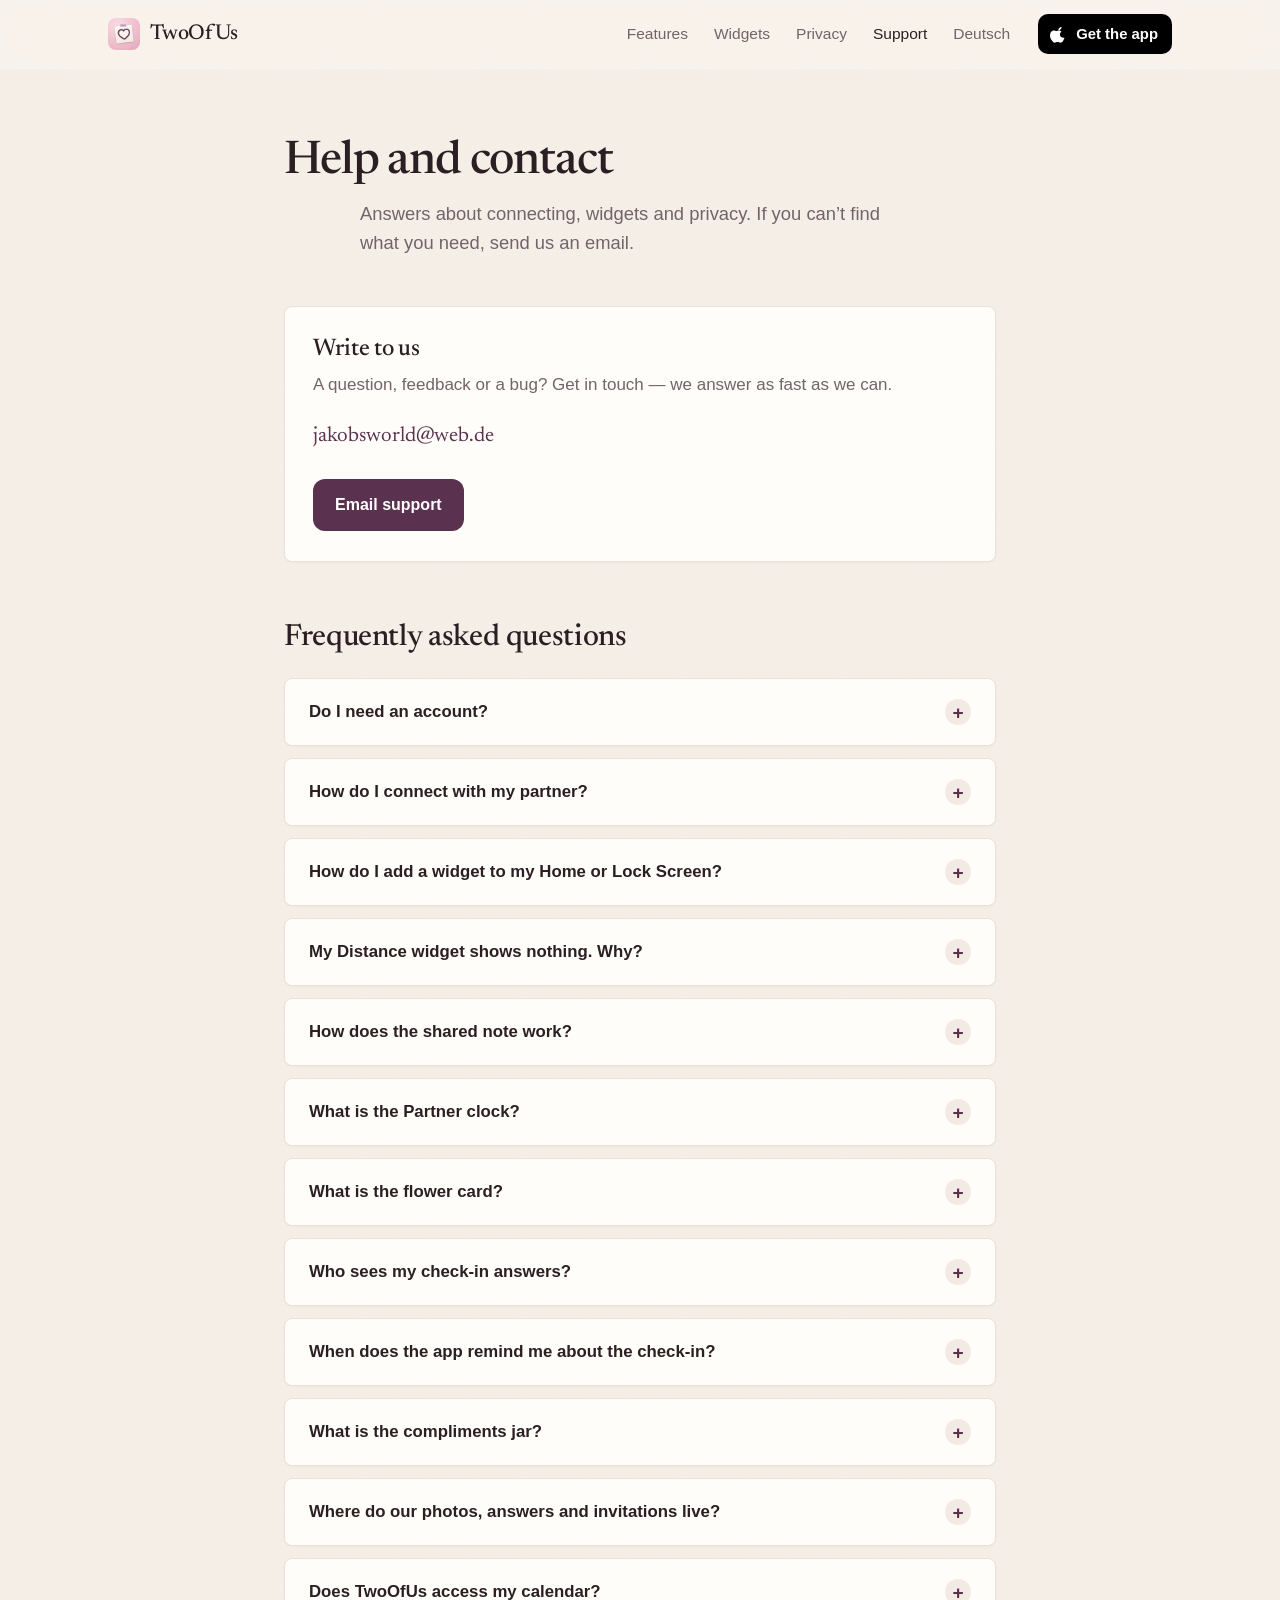
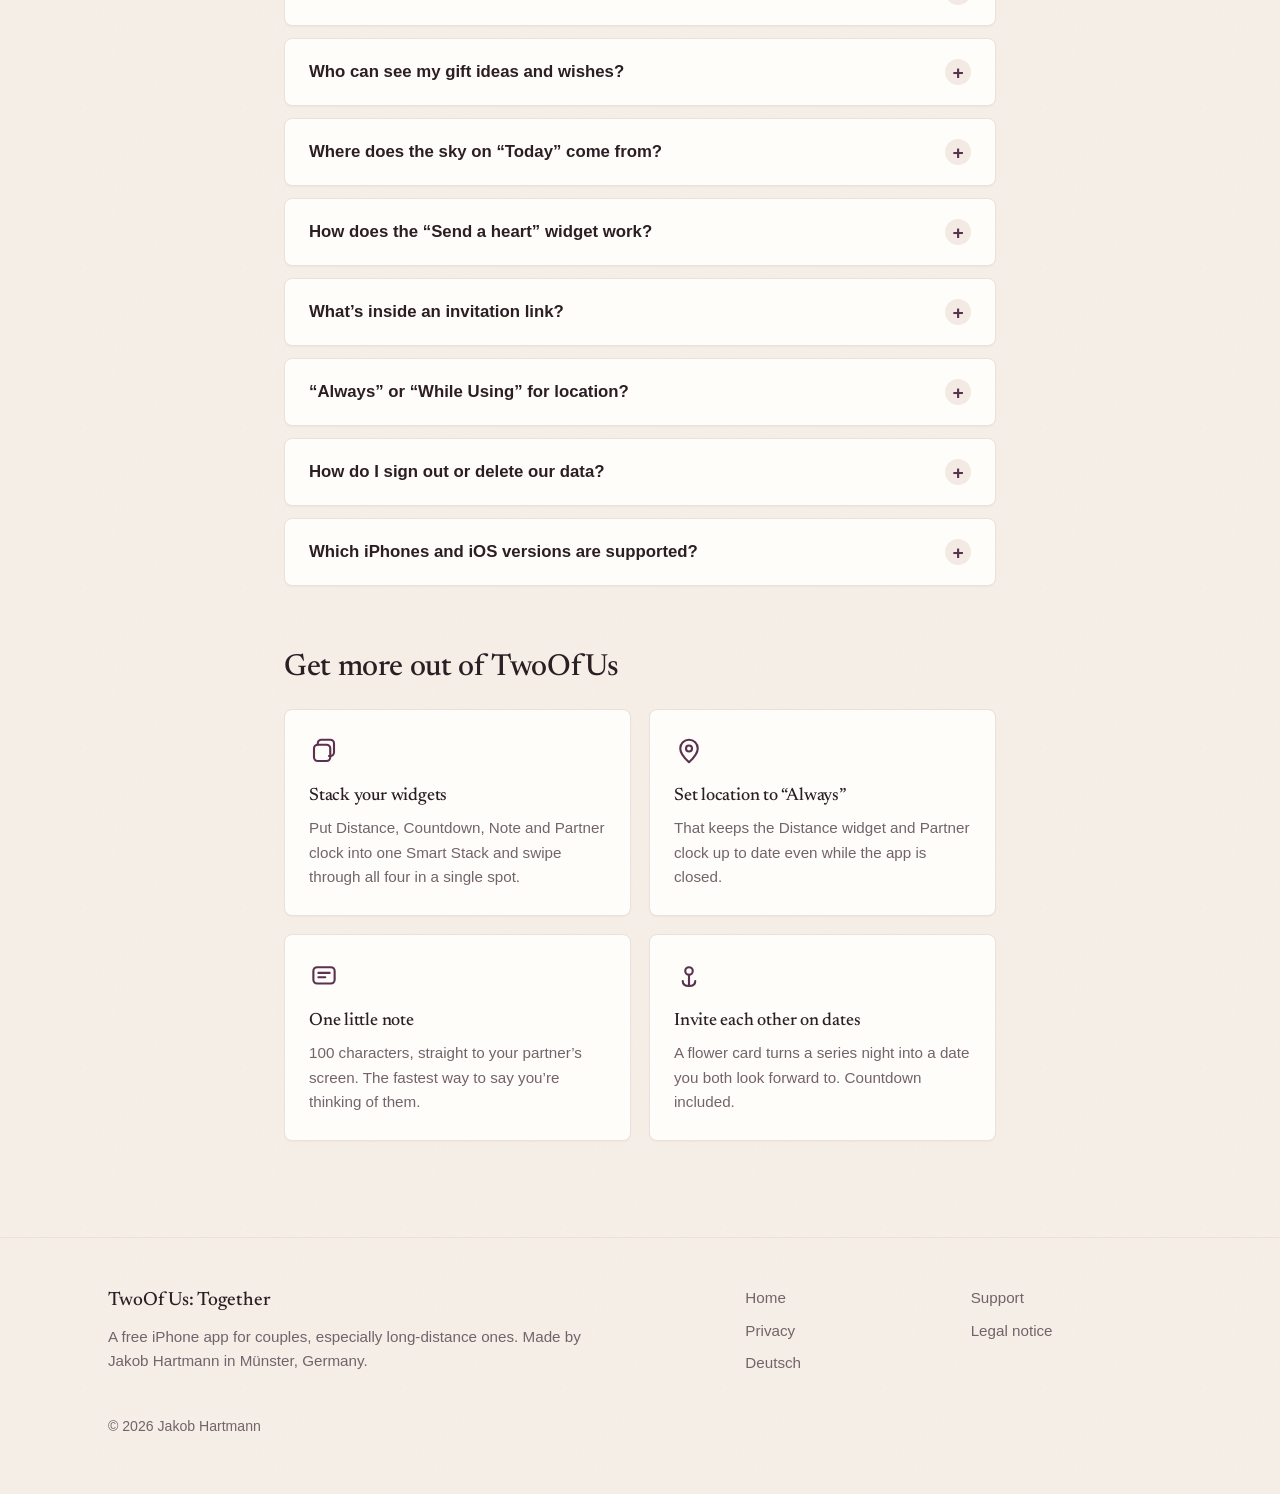
<file: en/support.html>
<!DOCTYPE html>
<html lang="en">
<head>
<meta charset="UTF-8">
<meta name="viewport" content="width=device-width, initial-scale=1.0">
<meta name="apple-itunes-app" content="app-id=6760221551">
<title>Support &middot; TwoOfUs: Together</title>
<meta name="description" content="Help and frequently asked questions for the TwoOfUs iOS app: widgets, pairing, the flower card, Weekly Check-ins, the compliments jar, location and privacy.">
<meta property="og:title" content="Support · TwoOfUs: Together">
<meta property="og:description" content="Answers about pairing, widgets, check-ins and privacy in TwoOfUs &mdash; and a direct line to support.">
<meta property="og:url" content="https://jakobjhartmann.github.io/twoofus.app/en/support.html">
<link rel="canonical" href="https://jakobjhartmann.github.io/twoofus.app/en/support.html">
<link rel="alternate" hreflang="de" href="https://jakobjhartmann.github.io/twoofus.app/support.html">
<link rel="alternate" hreflang="en" href="https://jakobjhartmann.github.io/twoofus.app/en/support.html">
<link rel="alternate" hreflang="x-default" href="https://jakobjhartmann.github.io/twoofus.app/support.html">
<link rel="preload" href="../assets/fonts/Newsreader.woff2" as="font" type="font/woff2" crossorigin>
<link rel="stylesheet" href="../assets/site.css">
<style>
/* Page-specific styles below still use the old token names; map them onto the shared palette. */
:root{--bg:var(--paper);--surface:var(--card);--tint:var(--sand);--text:var(--ink);--text2:var(--muted);--text3:#8A7B72;--accent:var(--plum);--accent2:var(--plum);--success:#4F8A64;--onaccent:#fff;--radius:8px;--shadow:0 1px 2px rgba(43,32,37,.04);--shadow-lg:0 18px 40px -20px rgba(43,32,37,.35)}
.btn{display:inline-flex;align-items:center;gap:9px;border-radius:12px;padding:13px 22px;font-weight:600;text-decoration:none;font-size:1rem;border:none;cursor:pointer}
.btn-primary{background:var(--plum);color:#fff}
.btn-primary:hover{background:var(--plum-2);color:#fff}
.btn-secondary{background:var(--card);color:var(--ink);border:1px solid var(--line)}
.card{background:var(--card);box-shadow:var(--shadow);border:1px solid var(--line);border-radius:var(--radius)}
.page{max-width:760px;margin:0 auto;padding:56px 24px 96px}
.container{max-width:1080px;margin:0 auto}
.page p,.page li,.page h1,.page h2,.support-hero h1,.support-hero p{max-width:none}
.support-hero p{margin:0}
</style>

<style>
.support-hero{margin-bottom:48px}
.support-hero h1{font-size:clamp(2rem,5vw,2.9rem);letter-spacing:-0.025em;margin:14px 0 12px}
.support-hero p{color:var(--muted);font-size:1.15rem;max-width:560px;margin:0 auto}
.contact-card{padding:30px 28px;margin-bottom:60px}
.contact-card h2{font-size:1.5rem;margin-bottom:8px}
.contact-card p{color:var(--text2);margin-bottom:22px}
.contact-email{display:inline-block;font-family:var(--serif);font-size:1.3rem;color:var(--accent);text-decoration:none;margin-bottom:26px}
.contact-email:hover{color:var(--accent2)}
.section-head{margin-bottom:24px}
.section-head h2{font-size:1.9rem;margin-top:6px}
.faq-list{display:flex;flex-direction:column;gap:12px;margin-bottom:66px}
.faq-item{overflow:hidden}
.faq-q{display:flex;justify-content:space-between;align-items:center;gap:16px;width:100%;text-align:left;background:none;border:none;cursor:pointer;padding:20px 24px;font-family:var(--sans);font-size:1.05rem;font-weight:600;color:var(--text)}
.faq-toggle{flex-shrink:0;width:26px;height:26px;border-radius:50%;background:var(--tint);color:var(--accent);display:flex;align-items:center;justify-content:center;font-size:1.2rem;line-height:1;transition:transform .25s ease}
.faq-item.open .faq-toggle{transform:rotate(45deg)}
.faq-a{max-height:0;overflow:hidden;transition:max-height .32s ease;color:var(--text2)}
.faq-item.open .faq-a{max-height:520px}
.faq-a p{padding:0 24px 22px}
.faq-a code{background:var(--tint);color:var(--accent2);padding:2px 7px;border-radius:6px;font-size:.9em;font-family:var(--serif)}
.tips-grid{display:grid;grid-template-columns:repeat(auto-fit,minmax(230px,1fr));gap:18px}
.tip{padding:26px 24px}
.tip-icon{margin-bottom:12px;color:var(--accent)}
.tip-icon svg{width:30px;height:30px}
.tip h3{font-size:1.12rem;margin-bottom:8px}
.tip p{color:var(--text2);font-size:.95rem;margin:0}
</style>
<link rel="icon" type="image/png" href="../appicon.png"><link rel="apple-touch-icon" href="../appicon.png"><script type="application/ld+json">
{
  "@context": "https://schema.org",
  "@type": "FAQPage",
  "mainEntity": [
    {
      "@type": "Question",
      "name": "Do I need an account?",
      "acceptedAnswer": {
        "@type": "Answer",
        "text": "Yes — TwoOfUs uses Sign in with Apple. It’s the only sign-in method, so there’s no extra password. Your Apple account keeps your data private and syncs it through iCloud."
      }
    },
    {
      "@type": "Question",
      "name": "How do I connect with my partner?",
      "acceptedAnswer": {
        "@type": "Answer",
        "text": "One of you generates an invite code in the format XXXX-XXXX. Share it with your partner, who enters it in their app. Once the code is accepted, your devices are paired and your widgets start syncing."
      }
    },
    {
      "@type": "Question",
      "name": "How do I add a widget to my Home or Lock Screen?",
      "acceptedAnswer": {
        "@type": "Answer",
        "text": "On the Home Screen, touch and hold an empty area until the icons jiggle, tap the + (or Edit → Add Widget), search for TwoOfUs, pick a size and place it. For the Lock Screen, touch and hold the Lock Screen, tap Customize, select a widget area and add the TwoOfUs widget you want."
      }
    },
    {
      "@type": "Question",
      "name": "My Distance widget shows nothing. Why?",
      "acceptedAnswer": {
        "@type": "Answer",
        "text": "The Distance widget needs location permission to work out how far apart you are. Open Settings → TwoOfUs → Location and make sure access is allowed. Both partners need location enabled for the distance to appear."
      }
    },
    {
      "@type": "Question",
      "name": "How does the shared note work?",
      "acceptedAnswer": {
        "@type": "Answer",
        "text": "You share one note of up to 100 characters. When you write a new one, it replaces the old one in the widget and your partner gets a notification. That’s how a quick “thinking of you” lands right on their screen. Earlier notes are kept in your shared message history in the app."
      }
    },
    {
      "@type": "Question",
      "name": "What is the Partner clock?",
      "acceptedAnswer": {
        "@type": "Answer",
        "text": "The Partner clock shows your partner’s current local time with their name and city — ideal for long-distance relationships across time zones. It’s derived from their location and updates every minute, so you always know whether it’s morning or midnight over there."
      }
    },
    {
      "@type": "Question",
      "name": "What is the flower card?",
      "acceptedAnswer": {
        "@type": "Answer",
        "text": "The flower card is a date invitation you unwrap: you choose a date idea, write a card, tie a bouquet from flowers, paper and ribbon, and send it off. Your partner unwraps the bouquet in the app and finds your card inside. They can accept or suggest a different time; TwoOfUs converts the times into both time zones automatically. Accepted dates can be added to your iOS calendar, and the countdown starts on its own."
      }
    },
    {
      "@type": "Question",
      "name": "Who sees my check-in answers?",
      "acceptedAnswer": {
        "@type": "Answer",
        "text": "Your partner — and only at the right moment: if the seal is on, the app shows your answers to your partner only once you’ve both submitted yours, and vice versa. Then both open at the same time. The answers are stored and synced to both devices as soon as they are submitted, in your shared iCloud space. So the seal is a display rule in the app, not encryption. We ourselves have no access to your answers."
      }
    },
    {
      "@type": "Question",
      "name": "When does the app remind me about the check-in?",
      "acceptedAnswer": {
        "@type": "Answer",
        "text": "On a check-in day the app reminds you in the morning (if you like) and at your chosen time. With Extra reminders (on by default) you also get reminders at noon, 4, 6, 9 and 10 pm – up to 7 in total, but only while you haven’t sent yours yet. From 8 pm they arrive as time-sensitive notifications, so they also come through a Focus. If your partner has already answered, you also get “… already answered – your turn” (from version 1.10, when you both have 1.10). As soon as you submit, that day goes quiet. You can turn off Extra reminders in the check-in settings; then you only get the morning and evening ones."
      }
    },
    {
      "@type": "Question",
      "name": "What is the compliments jar?",
      "acceptedAnswer": {
        "@type": "Answer",
        "text": "A shared jar for the loveliest lines from your check-ins. When your partner writes something that deserves to stay, you drop it in with “Add to jar”. Later, either of you can draw a slip and read it again, any time. Skipped check-in weeks are fine — the jar keeps filling anyway."
      }
    },
    {
      "@type": "Question",
      "name": "Where do our photos, answers and invitations live?",
      "acceptedAnswer": {
        "@type": "Answer",
        "text": "In your private iCloud database at Apple — specifically in the iCloud of whichever of you created the invitation. The other reaches the same data through an iCloud share. Only whoever redeems your invite code gets access, so share it only with each other. We ourselves have no access to your content. There are no servers of ours and no tracking. You’ll find the details in the privacy policy."
      }
    },
    {
      "@type": "Question",
      "name": "Does TwoOfUs access my calendar?",
      "acceptedAnswer": {
        "@type": "Answer",
        "text": "Only if you want it to, and only to write: for an accepted date invitation you can tap “Add to iOS Calendar” – from version 1.10 both of you can, including the person who sent the invitation. The app then creates exactly that one event. TwoOfUs never reads your calendar."
      }
    },
    {
      "@type": "Question",
      "name": "Who can see my gift ideas and wishes?",
      "acceptedAnswer": {
        "@type": "Answer",
        "text": "Under Gifts there are two parts. “My wishes” is visible to your partner – it’s your shared wishlist, stored like your other shared content in your iCloud. Your ideas for your partner, the “got it” marks and their birthday and anniversary stay on your iPhone only; your partner never sees them. When you paste a link (for example from Amazon), your iPhone fetches its title and preview image once from that website."
      }
    },
    {
      "@type": "Question",
      "name": "Where does the sky on “Today” come from?",
      "acceptedAnswer": {
        "@type": "Answer",
        "text": "The app calculates it right on your iPhone from the cities you chose in the app: the sun’s position, sunrise and sunset, twilight and the moon phase – for you and for your partner. No extra data is collected or sent for this. If your partner hasn’t set a city yet, the app shows only your sky."
      }
    },
    {
      "@type": "Question",
      "name": "How does the “Send a heart” widget work?",
      "acceptedAnswer": {
        "@type": "Answer",
        "text": "Add the “Send a heart” widget to your Home or Lock Screen. One tap sends your partner a heart as a notification without opening the app – at most once a minute. Your partner needs version 1.10 as well for it to arrive."
      }
    },
    {
      "@type": "Question",
      "name": "What’s inside an invitation link?",
      "acceptedAnswer": {
        "@type": "Answer",
        "text": "When you share an invitation as a link, the invitation data is encoded in the link fragment — the part after the #. That fragment never leaves the browser and isn’t sent to any server. Only someone who has the link can read the invitation. After the date, the invitation page no longer shows it, but the link itself still contains the data. So only share it with your partner."
      }
    },
    {
      "@type": "Question",
      "name": "“Always” or “While Using” for location?",
      "acceptedAnswer": {
        "@type": "Answer",
        "text": "“Always” keeps the Distance widget and Partner clock current even when the app is closed. “While Using” works too, but only updates while the app is open, so widget data can go a little stale. For the smoothest experience, we recommend “Always”."
      }
    },
    {
      "@type": "Question",
      "name": "How do I sign out or delete our data?",
      "acceptedAnswer": {
        "@type": "Answer",
        "text": "In the app under Settings → Account → “Delete Account”. This signs you out and resets the app data on your device. If you created the invitation, the app also deletes your shared data in your iCloud: in version 1.7 only while you are still connected, from version 1.8 always. If you joined with a code, your access ends; from version 1.8 your profile and location record is deleted as well. You can also delete data in your own iCloud at any time in iOS: Settings → [your name] → iCloud → Manage Storage → TwoOfUs. We have no access to your iCloud data. If you have questions, jakobsworld@web.de is happy to help; the details are in the privacy policy."
      }
    },
    {
      "@type": "Question",
      "name": "Which iPhones and iOS versions are supported?",
      "acceptedAnswer": {
        "@type": "Answer",
        "text": "TwoOfUs requires iOS 26 or later. If your iPhone runs iOS 26 or newer, you’re good to go."
      }
    }
  ]
}
</script>
</head>
<body>
<header class="site-nav">
  <div class="wrap">
    <a class="brand" href="index.html"><img src="../appicon.png" alt="" width="32" height="32">TwoOfUs</a>
    <ul class="nav-links">
      <li><a href="index.html#features">Features</a></li>
      <li><a href="index.html#widgets">Widgets</a></li>
      <li><a href="privacy.html">Privacy</a></li>
      <li><a href="support.html" aria-current="page">Support</a></li>
      <li><a href="../support.html" hreflang="de" lang="de">Deutsch</a></li>
    </ul>
    <a class="store-btn compact" href="https://apps.apple.com/app/id6760221551"><svg viewBox="0 0 24 24" fill="currentColor" aria-hidden="true"><path d="M16.365 1.43c0 1.14-.417 2.2-1.24 3.03-.99.99-2.06 1.56-3.22 1.47-.14-1.11.42-2.28 1.16-3.02.83-.84 2.26-1.46 3.3-1.48zM20.5 17.02c-.56 1.3-.83 1.88-1.55 3.03-1 1.6-2.42 3.6-4.18 3.62-1.56.01-1.96-.99-4.08-.98-2.12.01-2.56.98-4.12.99-1.76.02-3.1-1.79-4.1-3.39C-.4 17.03-.63 11.5 1.34 8.56c.98-1.47 2.53-2.34 3.99-2.34 1.49 0 2.42 1 3.65 1 1.19 0 1.91-1 3.63-1 1.3 0 2.68.71 3.66 1.94-3.22 1.76-2.7 6.36.23 7.86z"/></svg>Get the app</a>
    <details class="menu">
      <summary aria-label="Open menu"><svg width="22" height="22" viewBox="0 0 24 24" fill="none" stroke="currentColor" stroke-width="2" stroke-linecap="round" aria-hidden="true"><path d="M4 7h16M4 12h16M4 17h16"/></svg></summary>
      <ul>
        <li><a href="index.html#features">Features</a></li>
        <li><a href="index.html#widgets">Widgets</a></li>
        <li><a href="privacy.html">Privacy</a></li>
        <li><a href="support.html" aria-current="page">Support</a></li>
        <li><a href="../support.html" hreflang="de" lang="de">Deutsch</a></li>
        <li><a href="https://apps.apple.com/app/id6760221551">Download on the App Store</a></li>
      </ul>
    </details>
  </div>
</header>

<div class="page">

  <div class="support-hero">
    <h1>Help and contact</h1>
    <p>Answers about connecting, widgets and privacy. If you can&rsquo;t find what you need, send us an email.</p>
  </div>

  <div class="card contact-card">
    <h2>Write to us</h2>
    <p>A question, feedback or a bug? Get in touch &mdash; we answer as fast as we can.</p>
    <a class="contact-email" href="mailto:jakobsworld@web.de?subject=TwoOfUs%20Support">jakobsworld@web.de</a>
    <br>
    <a class="btn btn-primary" href="mailto:jakobsworld@web.de?subject=TwoOfUs%20Support">Email support</a>
  </div>

  <div class="section-head">
    <h2>Frequently asked questions</h2>
  </div>

  <div class="faq-list">

    <div class="card faq-item">
      <button class="faq-q" aria-expanded="false">Do I need an account?<span class="faq-toggle" aria-hidden="true">+</span></button>
      <div class="faq-a"><p>Yes &mdash; TwoOfUs uses <strong>Sign in with Apple</strong>. It&rsquo;s the only sign-in method, so there&rsquo;s no extra password. Your Apple account keeps your data private and syncs it through iCloud.</p></div>
    </div>

    <div class="card faq-item">
      <button class="faq-q" aria-expanded="false">How do I connect with my partner?<span class="faq-toggle" aria-hidden="true">+</span></button>
      <div class="faq-a"><p>One of you generates an invite code in the format <code>XXXX-XXXX</code>. Share it with your partner, who enters it in their app. Once the code is accepted, your devices are paired and your widgets start syncing.</p></div>
    </div>

    <div class="card faq-item">
      <button class="faq-q" aria-expanded="false">How do I add a widget to my Home or Lock Screen?<span class="faq-toggle" aria-hidden="true">+</span></button>
      <div class="faq-a"><p>On the Home Screen, touch and hold an empty area until the icons jiggle, tap the <strong>+</strong> (or <strong>Edit &rarr; Add Widget</strong>), search for <strong>TwoOfUs</strong>, pick a size and place it. For the Lock Screen, touch and hold the Lock Screen, tap <strong>Customize</strong>, select a widget area and add the TwoOfUs widget you want.</p></div>
    </div>

    <div class="card faq-item">
      <button class="faq-q" aria-expanded="false">My Distance widget shows nothing. Why?<span class="faq-toggle" aria-hidden="true">+</span></button>
      <div class="faq-a"><p>The Distance widget needs <strong>location permission</strong> to work out how far apart you are. Open <strong>Settings &rarr; TwoOfUs &rarr; Location</strong> and make sure access is allowed. Both partners need location enabled for the distance to appear.</p></div>
    </div>

    <div class="card faq-item">
      <button class="faq-q" aria-expanded="false">How does the shared note work?<span class="faq-toggle" aria-hidden="true">+</span></button>
      <div class="faq-a"><p>You share <strong>one</strong> note of up to <strong>100 characters</strong>. When you write a new one, it <strong>replaces</strong> the old one in the widget and your partner gets a <strong>notification</strong>. That&rsquo;s how a quick &ldquo;thinking of you&rdquo; lands right on their screen. Earlier notes are kept in your shared <strong>message history</strong> in the app.</p></div>
    </div>

    <div class="card faq-item">
      <button class="faq-q" aria-expanded="false">What is the Partner clock?<span class="faq-toggle" aria-hidden="true">+</span></button>
      <div class="faq-a"><p>The <strong>Partner clock</strong> shows your partner&rsquo;s <strong>current local time</strong> with their name and city &mdash; ideal for long-distance relationships across time zones. It&rsquo;s derived from their location and <strong>updates every minute</strong>, so you always know whether it&rsquo;s morning or midnight over there.</p></div>
    </div>

    <div class="card faq-item">
      <button class="faq-q" aria-expanded="false">What is the flower card?<span class="faq-toggle" aria-hidden="true">+</span></button>
      <div class="faq-a"><p>The <strong>flower card</strong> is a date invitation you unwrap: you choose a date idea, write a card, tie a bouquet from flowers, paper and ribbon, and send it off. Your partner unwraps the bouquet in the app and finds your card inside. They can accept or suggest a different time; TwoOfUs converts the times into both time zones automatically. Accepted dates can be added to your iOS calendar, and the countdown starts on its own.</p></div>
    </div>

    <div class="card faq-item">
      <button class="faq-q" aria-expanded="false">Who sees my check-in answers?<span class="faq-toggle" aria-hidden="true">+</span></button>
      <div class="faq-a"><p>Your partner &mdash; and only at the right moment: if the <strong>seal</strong> is on, the app shows your answers to your partner only once you&rsquo;ve <strong>both</strong> submitted yours, and vice versa. Then both open at the same time. The answers are stored and synced to both devices as soon as they are submitted, in your shared iCloud space. So the seal is a display rule in the app, not encryption. We ourselves have no access to your answers.</p></div>
    </div>

    <div class="card faq-item">
      <button class="faq-q" aria-expanded="false">When does the app remind me about the check-in?<span class="faq-toggle" aria-hidden="true">+</span></button>
      <div class="faq-a"><p>On a check-in day the app reminds you in the morning (if you like) and at your chosen time. With <strong>Extra reminders</strong> (on by default) you also get reminders at noon, 4, 6, 9 and 10&nbsp;pm &ndash; up to 7 in total, but only while you haven&rsquo;t sent yours yet. From 8&nbsp;pm they arrive as time-sensitive notifications, so they also come through a Focus. If your partner has already answered, you also get &ldquo;&hellip; already answered &ndash; your turn&rdquo; (from version 1.10, when you both have 1.10). As soon as you submit, that day goes quiet. You can turn off Extra reminders in the check-in settings; then you only get the morning and evening ones.</p></div>
    </div>

    <div class="card faq-item">
      <button class="faq-q" aria-expanded="false">What is the compliments jar?<span class="faq-toggle" aria-hidden="true">+</span></button>
      <div class="faq-a"><p>A shared jar for the loveliest lines from your check-ins. When your partner writes something that deserves to stay, you drop it in with <strong>&ldquo;Add to jar&rdquo;</strong>. Later, either of you can draw a slip and read it again, any time. Skipped check-in weeks are fine &mdash; the jar keeps filling anyway.</p></div>
    </div>

    <div class="card faq-item">
      <button class="faq-q" aria-expanded="false">Where do our photos, answers and invitations live?<span class="faq-toggle" aria-hidden="true">+</span></button>
      <div class="faq-a"><p>In your <strong>private iCloud database</strong> at Apple &mdash; specifically in the iCloud of whichever of you created the invitation. The other reaches the same data through an iCloud share. Only whoever redeems your <strong>invite code</strong> gets access, so share it only with each other. We ourselves have no access to your content. There are no servers of ours and no tracking. You&rsquo;ll find the details in the <a href="privacy.html">privacy policy</a>.</p></div>
    </div>

    <div class="card faq-item">
      <button class="faq-q" aria-expanded="false">Does TwoOfUs access my calendar?<span class="faq-toggle" aria-hidden="true">+</span></button>
      <div class="faq-a"><p>Only if you want it to, and only to write: for an accepted date invitation you can tap <strong>&ldquo;Add to iOS Calendar&rdquo;</strong> &ndash; from version 1.10 both of you can, including the person who sent the invitation. The app then creates exactly that one event. TwoOfUs never reads your calendar.</p></div>
    </div>

    <div class="card faq-item">
      <button class="faq-q" aria-expanded="false">Who can see my gift ideas and wishes?<span class="faq-toggle" aria-hidden="true">+</span></button>
      <div class="faq-a"><p>Under <strong>Gifts</strong> there are two parts. <strong>&ldquo;My wishes&rdquo;</strong> is visible to your partner &ndash; it&rsquo;s your shared wishlist, stored like your other shared content in your iCloud. Your <strong>ideas for your partner</strong>, the &ldquo;got it&rdquo; marks and their birthday and anniversary stay on your iPhone only; your partner never sees them. When you paste a link (for example from Amazon), your iPhone fetches its title and preview image once from that website.</p></div>
    </div>

    <div class="card faq-item">
      <button class="faq-q" aria-expanded="false">Where does the sky on &ldquo;Today&rdquo; come from?<span class="faq-toggle" aria-hidden="true">+</span></button>
      <div class="faq-a"><p>The app calculates it right on your iPhone from the cities you chose in the app: the sun&rsquo;s position, sunrise and sunset, twilight and the moon phase &ndash; for you and for your partner. No extra data is collected or sent for this. If your partner hasn&rsquo;t set a city yet, the app shows only your sky.</p></div>
    </div>

    <div class="card faq-item">
      <button class="faq-q" aria-expanded="false">How does the &ldquo;Send a heart&rdquo; widget work?<span class="faq-toggle" aria-hidden="true">+</span></button>
      <div class="faq-a"><p>Add the &ldquo;Send a heart&rdquo; widget to your Home or Lock Screen. One tap sends your partner a heart as a notification without opening the app &ndash; at most once a minute. Your partner needs version 1.10 as well for it to arrive.</p></div>
    </div>

    <div class="card faq-item">
      <button class="faq-q" aria-expanded="false">What&rsquo;s inside an invitation link?<span class="faq-toggle" aria-hidden="true">+</span></button>
      <div class="faq-a"><p>When you share an invitation as a link, the invitation data is encoded in the link fragment &mdash; the part after the <code>#</code>. That fragment never leaves the browser and isn&rsquo;t sent to any server. Only someone who has the link can read the invitation. After the date, the invitation page no longer shows it, but the link itself still contains the data. So only share it with your partner.</p></div>
    </div>

    <div class="card faq-item">
      <button class="faq-q" aria-expanded="false">&ldquo;Always&rdquo; or &ldquo;While Using&rdquo; for location?<span class="faq-toggle" aria-hidden="true">+</span></button>
      <div class="faq-a"><p><strong>&ldquo;Always&rdquo;</strong> keeps the Distance widget and Partner clock current even when the app is closed. <strong>&ldquo;While Using&rdquo;</strong> works too, but only updates while the app is open, so widget data can go a little stale. For the smoothest experience, we recommend &ldquo;Always&rdquo;.</p></div>
    </div>

    <div class="card faq-item">
      <button class="faq-q" aria-expanded="false">How do I sign out or delete our data?<span class="faq-toggle" aria-hidden="true">+</span></button>
      <div class="faq-a"><p>In the app under <strong>Settings &rarr; Account &rarr; &ldquo;Delete Account&rdquo;</strong>. This signs you out and resets the app data on your device. If you created the invitation, the app also deletes your shared data in your iCloud: in version 1.7 only while you are still connected, from version 1.8 always. If you joined with a code, your access ends; from version 1.8 your profile and location record is deleted as well. You can also delete data in your own iCloud at any time in iOS: <strong>Settings &rarr; [your name] &rarr; iCloud &rarr; Manage Storage &rarr; TwoOfUs</strong>. We have no access to your iCloud data. If you have questions, <a href="mailto:jakobsworld@web.de?subject=TwoOfUs%20Support">jakobsworld@web.de</a> is happy to help; the details are in the <a href="privacy.html">privacy policy</a>.</p></div>
    </div>

    <div class="card faq-item">
      <button class="faq-q" aria-expanded="false">Which iPhones and iOS versions are supported?<span class="faq-toggle" aria-hidden="true">+</span></button>
      <div class="faq-a"><p>TwoOfUs requires <strong>iOS 26 or later</strong>. If your iPhone runs iOS 26 or newer, you&rsquo;re good to go.</p></div>
    </div>

  </div>

  <div class="section-head">
    <h2>Get more out of TwoOfUs</h2>
  </div>

  <div class="tips-grid">
    <div class="card tip">
      <div class="tip-icon" aria-hidden="true"><svg viewBox="0 0 24 24" fill="none" stroke="currentColor" stroke-width="1.7" stroke-linecap="round" stroke-linejoin="round"><rect x="4" y="7" width="13" height="13" rx="3"/><path d="M7 7V6a3 3 0 0 1 3-3h7a3 3 0 0 1 3 3v7a3 3 0 0 1-3 3h-1"/></svg></div>
      <h3>Stack your widgets</h3>
      <p>Put Distance, Countdown, Note and Partner clock into one Smart Stack and swipe through all four in a single spot.</p>
    </div>
    <div class="card tip">
      <div class="tip-icon" aria-hidden="true"><svg viewBox="0 0 24 24" fill="none" stroke="currentColor" stroke-width="1.7" stroke-linecap="round" stroke-linejoin="round"><path d="M12 21s7-6.3 7-11a7 7 0 1 0-14 0c0 4.7 7 11 7 11Z"/><circle cx="12" cy="10" r="2.4"/></svg></div>
      <h3>Set location to &ldquo;Always&rdquo;</h3>
      <p>That keeps the Distance widget and Partner clock up to date even while the app is closed.</p>
    </div>
    <div class="card tip">
      <div class="tip-icon" aria-hidden="true"><svg viewBox="0 0 24 24" fill="none" stroke="currentColor" stroke-width="1.7" stroke-linecap="round" stroke-linejoin="round"><rect x="3.5" y="5" width="17" height="13" rx="3"/><path d="M7.5 9.5h9M7.5 13h5.5"/></svg></div>
      <h3>One little note</h3>
      <p>100 characters, straight to your partner&rsquo;s screen. The fastest way to say you&rsquo;re thinking of them.</p>
    </div>
    <div class="card tip">
      <div class="tip-icon" aria-hidden="true"><svg viewBox="0 0 24 24" fill="none" stroke="currentColor" stroke-width="1.7" stroke-linecap="round" stroke-linejoin="round"><circle cx="12" cy="8" r="3"/><path d="M12 11v9M12 20c-3 0-5-1.4-5-4M12 20c3 0 5-1.4 5-4"/></svg></div>
      <h3>Invite each other on dates</h3>
      <p>A flower card turns a series night into a date you both look forward to. Countdown included.</p>
    </div>
  </div>

</div>

<footer class="site-footer">
  <div class="wrap">
    <div class="about">
      <strong>TwoOfUs: Together</strong>
      <p>A free iPhone app for couples, especially long-distance ones. Made by Jakob Hartmann in Münster, Germany.</p>
    </div>
    <nav aria-label="Footer">
      <ul>
        <li><a href="index.html">Home</a></li>
        <li><a href="support.html">Support</a></li>
        <li><a href="privacy.html">Privacy</a></li>
        <li><a href="imprint.html">Legal notice</a></li>
        <li><a href="../support.html">Deutsch</a></li>
      </ul>
    </nav>
    <p class="legal">© 2026 Jakob Hartmann</p>
  </div>
</footer>

<script>
document.querySelectorAll('.faq-q').forEach(function(btn){
  btn.addEventListener('click',function(){
    var open=btn.parentElement.classList.toggle('open');
    btn.setAttribute('aria-expanded',open?'true':'false');
  });
});
</script>

</body>
</html>
</file>
<file: assets/site.css>
/* TwoOfUs landing — shared by / and /en/ and the subpages.
   Same language as the app since 1.10 ("Tagebuch"): warm paper with a fine grain, Newsreader for
   headlines and for words people wrote, the system font for everything else, plum as the one
   interaction colour, rose for hearts. Paper cards sit slightly askew with a strip of washi tape —
   used sparingly. Follows the system's dark mode like the app. */

@font-face{font-family:"Newsreader";src:url("fonts/Newsreader.woff2") format("woff2");font-weight:200 800;font-style:normal;font-display:swap}

:root{
  color-scheme:light dark;
  --paper:#F8F2EB;
  --card:#FFFDF9;
  --sand:#F2EAE3;
  --ink:#2B1F24;
  --muted:#72646A;
  --line:#EBE0DA;
  --plum:#5B3150;
  --plum-2:#4A2741;
  --heart:#D0688A;
  --rose-tint:#FCECF1;
  --rose:#5B3150;
  --rose-ink:#5B3150;
  --night:#2E1C29;
  --tape-a:rgba(214,186,222,.78);
  --tape-b:rgba(240,196,172,.78);
  --tape-c:rgba(196,220,190,.8);
  --shadow:0 1px 1px rgba(90,58,42,.10),0 14px 28px -14px rgba(90,58,42,.32);
  --serif:"Newsreader","Iowan Old Style",Georgia,serif;
  --sans:-apple-system,BlinkMacSystemFont,"SF Pro Text","Segoe UI",Roboto,"Helvetica Neue",Arial,sans-serif;
  --display:var(--serif);
  --wrap:1120px;
  --grain:url("data:image/svg+xml,%3Csvg xmlns='http://www.w3.org/2000/svg' width='160' height='160'%3E%3Cfilter id='n'%3E%3CfeTurbulence type='fractalNoise' baseFrequency='.85' numOctaves='2' stitchTiles='stitch'/%3E%3CfeColorMatrix values='0 0 0 0 .35 0 0 0 0 .25 0 0 0 0 .18 0 0 0 .07 0'/%3E%3C/filter%3E%3Crect width='100%25' height='100%25' filter='url(%23n)'/%3E%3C/svg%3E");
}

*{margin:0;padding:0;box-sizing:border-box}
html{-webkit-text-size-adjust:100%}
@media (prefers-reduced-motion:no-preference){html{scroll-behavior:smooth}}
body{font-family:var(--sans);font-size:1.0625rem;line-height:1.6;color:var(--ink);background:var(--paper) var(--grain);-webkit-font-smoothing:antialiased;text-rendering:optimizeLegibility}
img{max-width:100%;height:auto;display:block}
a{color:var(--plum);text-underline-offset:.18em;text-decoration-thickness:1px}
a:hover{color:var(--plum-2)}
:focus-visible{outline:2px solid var(--plum);outline-offset:3px;border-radius:4px}
.wrap{max-width:var(--wrap);margin:0 auto;padding:0 28px}
.skip{position:absolute;left:-9999px}
.skip:focus{left:16px;top:12px;background:var(--card);padding:8px 12px;z-index:200}

h1,h2,h3{font-family:var(--serif);font-weight:500;color:var(--ink);letter-spacing:-.012em;font-optical-sizing:auto}
h1{font-size:clamp(2.6rem,5.4vw,4.4rem);line-height:1.03;letter-spacing:-.022em;max-width:13ch}
h2{font-size:clamp(1.9rem,3.4vw,2.7rem);line-height:1.08;max-width:22ch}
h3{font-size:1.35rem;line-height:1.22;font-weight:500}
p{max-width:62ch}
.heart{color:var(--heart)}

/* ---------- Paper atoms ---------- */
.paper{position:relative;background:var(--card);border-radius:6px;box-shadow:var(--shadow)}
.tape{position:absolute;top:-12px;left:50%;width:84px;height:24px;margin-left:-42px;background:var(--tape-a);transform:rotate(-3deg);border-radius:2px;
  -webkit-mask:linear-gradient(90deg,transparent 0 2px,#000 2px calc(100% - 2px),transparent calc(100% - 2px)),repeating-linear-gradient(180deg,#000 0 3px,transparent 3px 5px);
  -webkit-mask-composite:source-over;z-index:2;pointer-events:none}
.tape.b{background:var(--tape-b);transform:rotate(4deg)}
.tape.c{background:var(--tape-c);transform:rotate(-5deg)}
.tilt-l{transform:rotate(-1.4deg)}
.tilt-r{transform:rotate(1.2deg)}
@media (prefers-reduced-motion:reduce){.tilt-l,.tilt-r{transform:none}}

/* ---------- Navigation ---------- */
.site-nav{position:sticky;top:0;z-index:100;background:color-mix(in srgb,var(--paper) 90%,transparent);backdrop-filter:saturate(1.3) blur(12px);-webkit-backdrop-filter:saturate(1.3) blur(12px);border-bottom:1px solid transparent}
.site-nav.scrolled{border-bottom-color:var(--line)}
.site-nav .wrap{display:flex;align-items:center;gap:28px;height:68px}
.brand{display:flex;align-items:center;gap:10px;color:var(--ink);text-decoration:none;font-family:var(--serif);font-size:1.35rem;font-weight:500;letter-spacing:-.01em;margin-right:auto}
.brand img{width:32px;height:32px;border-radius:8px}
.nav-links{display:flex;gap:26px;list-style:none;font-size:.97rem}
.nav-links a{color:var(--muted);text-decoration:none}
.nav-links a:hover,.nav-links a[aria-current="page"]{color:var(--ink)}
.store-btn{display:inline-flex;align-items:center;gap:9px;background:#000;color:#fff;text-decoration:none;border-radius:12px;padding:0 18px 0 15px;height:52px;line-height:1.1;font-weight:500}
.store-btn:hover{color:#fff;background:#1d1d1f}
.store-btn svg{width:22px;height:22px;flex:none}
.store-btn small{display:block;font-size:.72rem;opacity:.85;font-weight:400}
.store-btn strong{display:block;font-size:1.12rem;font-weight:600;letter-spacing:-.01em}
.store-btn.compact{height:40px;border-radius:10px;padding:0 14px 0 12px;font-size:.93rem;font-weight:600}
.store-btn.compact svg{width:17px;height:17px}
.menu{display:none}
.menu summary{list-style:none;cursor:pointer;width:44px;height:44px;display:flex;align-items:center;justify-content:center;border-radius:10px}
.menu summary::-webkit-details-marker{display:none}
.menu ul{position:absolute;right:20px;top:62px;background:var(--card);border:1px solid var(--line);border-radius:10px;padding:8px;list-style:none;min-width:200px;box-shadow:var(--shadow)}
.menu li a{display:block;padding:11px 14px;border-radius:8px;color:var(--ink);text-decoration:none}
.menu li a:hover{background:var(--sand)}

/* ---------- Hero ---------- */
.hero{padding:64px 0 40px}
.hero .wrap{display:grid;grid-template-columns:minmax(0,1.02fr) minmax(0,.98fr);gap:64px;align-items:center}
.kicker{font-size:.98rem;color:var(--muted);margin-bottom:10px}
.lead{font-size:1.2rem;line-height:1.55;color:var(--muted);margin-top:24px;max-width:46ch}
.hero-actions{display:flex;flex-wrap:wrap;align-items:center;gap:14px 22px;margin-top:34px}
.hero-actions .fine{font-size:.95rem;color:var(--muted);max-width:30ch;line-height:1.45}
.news{position:relative;margin-top:40px;padding:18px 20px 16px;background:var(--rose-tint);border-radius:6px;box-shadow:var(--shadow);font-size:.98rem;color:var(--ink);max-width:52ch;transform:rotate(-.6deg)}
.news strong{font-weight:600}
.sky-polaroid{position:relative;max-width:520px;margin-left:auto;background:var(--card);padding:12px 12px 10px;border-radius:6px;box-shadow:var(--shadow);transform:rotate(1.3deg)}
.sky-polaroid img{border-radius:3px;width:100%}
.sky-polaroid figcaption{font-family:var(--serif);font-style:italic;color:var(--muted);text-align:center;font-size:1.02rem;padding:10px 6px 2px}

/* ---------- Sections ---------- */
section{padding:100px 0}
.section-intro{display:grid;grid-template-columns:minmax(0,1fr) minmax(0,1fr);gap:48px;align-items:end;margin-bottom:60px}
.section-intro p{color:var(--muted);font-size:1.1rem}

/* Features: phones on paper, alternating tilt */
.features{display:grid;grid-template-columns:repeat(3,minmax(0,1fr));gap:72px 48px}
.feature img{width:100%;max-width:250px;margin:0 auto 30px;filter:drop-shadow(0 26px 30px rgba(90,58,42,.20))}
.feature:nth-child(odd) img{transform:rotate(-1.6deg)}
.feature:nth-child(even) img{transform:rotate(1.4deg)}
@media (prefers-reduced-motion:reduce){.feature img{transform:none!important}}
.feature h3{margin-bottom:10px}
.feature p{color:var(--muted)}
.feature .new{display:inline-block;font-family:var(--sans);font-size:.72rem;font-weight:600;color:var(--plum);background:var(--rose-tint);border-radius:999px;padding:2px 9px;margin-left:6px;vertical-align:middle;letter-spacing:.01em}

/* Widgets: live slab + definition list */
.band{background:var(--sand) var(--grain)}
.widgets-grid{display:grid;grid-template-columns:minmax(0,.9fr) minmax(0,1.1fr);gap:64px;align-items:start}
.widget-list{display:grid;grid-template-columns:repeat(2,minmax(0,1fr));gap:28px 40px;border-top:1px solid var(--line);padding-top:28px}
.widget-list dt{font-family:var(--serif);font-size:1.3rem;font-weight:500;margin-bottom:6px}
.widget-list dd{color:var(--muted);font-size:1rem}
.homescreen{position:relative;width:100%;min-width:0;background:linear-gradient(170deg,#3B2A52 0%,#5B3150 60%,#7A4566 100%);border-radius:40px;padding:26px;display:grid;grid-template-columns:1fr 1fr;gap:18px;max-width:440px;box-shadow:0 30px 60px -30px rgba(58,34,52,.55)}
.widget{min-width:0;background:var(--card);border-radius:24px;padding:18px 18px 16px;min-height:150px;display:flex;flex-direction:column;color:var(--ink)}
.widget.wide{grid-column:span 2;min-height:0}
.widget .w-label{font-size:.85rem;font-weight:600;color:var(--muted)}
.widget .w-value{font-family:var(--sans);font-size:2.2rem;line-height:1;margin-top:auto;font-weight:700;letter-spacing:-.025em;font-variant-numeric:tabular-nums}
.widget .w-sub{font-size:.85rem;color:var(--muted);margin-top:6px}
.widget .w-note{font-family:var(--serif);font-size:1.15rem;line-height:1.35;margin-top:8px;max-width:none}
.widget .w-row{display:flex;align-items:baseline;justify-content:space-between;gap:12px;margin-top:10px}
.widget .w-row .w-value{margin-top:0;font-family:var(--serif);font-weight:500;color:var(--plum)}
.widget .w-heart{display:flex;align-items:center;justify-content:center;flex-direction:column;gap:8px;margin:auto 0}
.widget .w-heart span{width:54px;height:54px;border-radius:50%;background:var(--rose-tint);display:flex;align-items:center;justify-content:center;color:var(--heart);font-size:1.5rem}

/* Privacy, at night */
.night{background:var(--night);color:#F6ECEE}
.night h2{color:#fff}
.night .section-intro p{color:rgba(246,236,238,.8)}
.facts{display:grid;grid-template-columns:repeat(4,minmax(0,1fr));gap:36px;border-top:1px solid rgba(246,236,238,.18);padding-top:32px}
.facts h3{color:#fff;font-size:1.2rem;margin-bottom:8px}
.facts p{color:rgba(246,236,238,.78);font-size:1rem}
.night a{color:#F2C6D2}
.night a:hover{color:#fff}

/* Getting started */
.steps{list-style:none;counter-reset:step;display:grid;grid-template-columns:repeat(4,minmax(0,1fr));gap:36px}
.steps li{counter-increment:step;position:relative;background:var(--card);border-radius:6px;box-shadow:var(--shadow);padding:30px 22px 24px}
.steps li:nth-child(odd){transform:rotate(-.8deg)}
.steps li:nth-child(even){transform:rotate(.7deg)}
@media (prefers-reduced-motion:reduce){.steps li{transform:none!important}}
.steps li::before{content:counter(step);display:block;font-family:var(--serif);font-size:2.6rem;line-height:1;color:var(--plum);margin-bottom:12px;font-variant-numeric:lining-nums}
.steps h3{font-size:1.2rem;margin-bottom:6px}
.steps p{color:var(--muted);font-size:1rem}
.closing{display:flex;flex-wrap:wrap;align-items:center;gap:16px 28px;margin-top:64px}
.closing p{color:var(--muted)}

/* ---------- Footer ---------- */
.site-footer{border-top:1px solid var(--line);padding:48px 0 56px;font-size:.95rem;color:var(--muted)}
.site-footer .wrap{display:grid;grid-template-columns:minmax(0,1.4fr) minmax(0,1fr);gap:40px}
.site-footer .about{max-width:56ch}
.site-footer .about strong{color:var(--ink);font-family:var(--serif);font-size:1.2rem;font-weight:500;display:block;margin-bottom:8px}
.site-footer nav ul{list-style:none;display:grid;grid-template-columns:1fr 1fr;gap:8px 24px;justify-self:end}
.site-footer nav a{color:var(--muted);text-decoration:none}
.site-footer nav a:hover{color:var(--ink)}
.site-footer .legal{grid-column:1/-1;font-size:.88rem}

/* ---------- Dark mode: warm night paper ---------- */
@media (prefers-color-scheme:dark){
  :root{--paper:#151015;--card:#221A20;--sand:#1B1419;--ink:#F5EDF0;--muted:#A99BA3;--line:#362C34;--plum:#E7A9C0;--plum-2:#F0BDD0;--heart:#EC93B2;--rose-tint:#3B2632;--night:#221A20;
    --tape-a:rgba(140,111,153,.6);--tape-b:rgba(167,124,102,.6);--tape-c:rgba(111,140,107,.6);--shadow:0 1px 1px rgba(0,0,0,.4),0 14px 28px -14px rgba(0,0,0,.7)}
  body{background-image:none}
  .band{background-image:none}
  .store-btn{background:#fff;color:#000}
  .store-btn:hover{background:#e8e8ed;color:#000}
  .homescreen{background:linear-gradient(170deg,#1E1830 0%,#3A2836 100%)}
  .night h2,.facts h3{color:#F5EDF0}
}

/* ---------- Responsive ---------- */
@media (max-width:980px){
  .hero .wrap{grid-template-columns:minmax(0,1fr);gap:56px}
  .sky-polaroid{margin:0 auto}
  .section-intro{grid-template-columns:minmax(0,1fr);gap:16px}
  .features{grid-template-columns:repeat(2,minmax(0,1fr));gap:56px 36px}
  .widgets-grid{grid-template-columns:minmax(0,1fr)}
  .homescreen{margin:0 auto}
  .facts{grid-template-columns:repeat(2,minmax(0,1fr));gap:28px}
  .steps{grid-template-columns:repeat(2,minmax(0,1fr))}
}
@media (max-width:760px){
  .nav-links,.site-nav .store-btn{display:none}
  .menu{display:block}
  .hero{padding:36px 0 24px}
  section{padding:76px 0}
  .wrap{padding:0 22px}
  .site-footer .wrap{grid-template-columns:minmax(0,1fr)}
  .site-footer nav ul{justify-self:start}
}
@media (max-width:560px){
  .features{grid-template-columns:minmax(0,1fr);max-width:340px;margin:0 auto}
  .feature img{max-width:230px}
  .homescreen{padding:18px;gap:12px;border-radius:32px}
  .widget{min-height:128px;padding:14px;border-radius:20px}
  .widget .w-value{font-size:clamp(1.45rem,7vw,1.9rem)}
  .widget .w-row{flex-wrap:wrap}
  .widget-list,.steps,.facts{grid-template-columns:minmax(0,1fr)}
}
</file>
